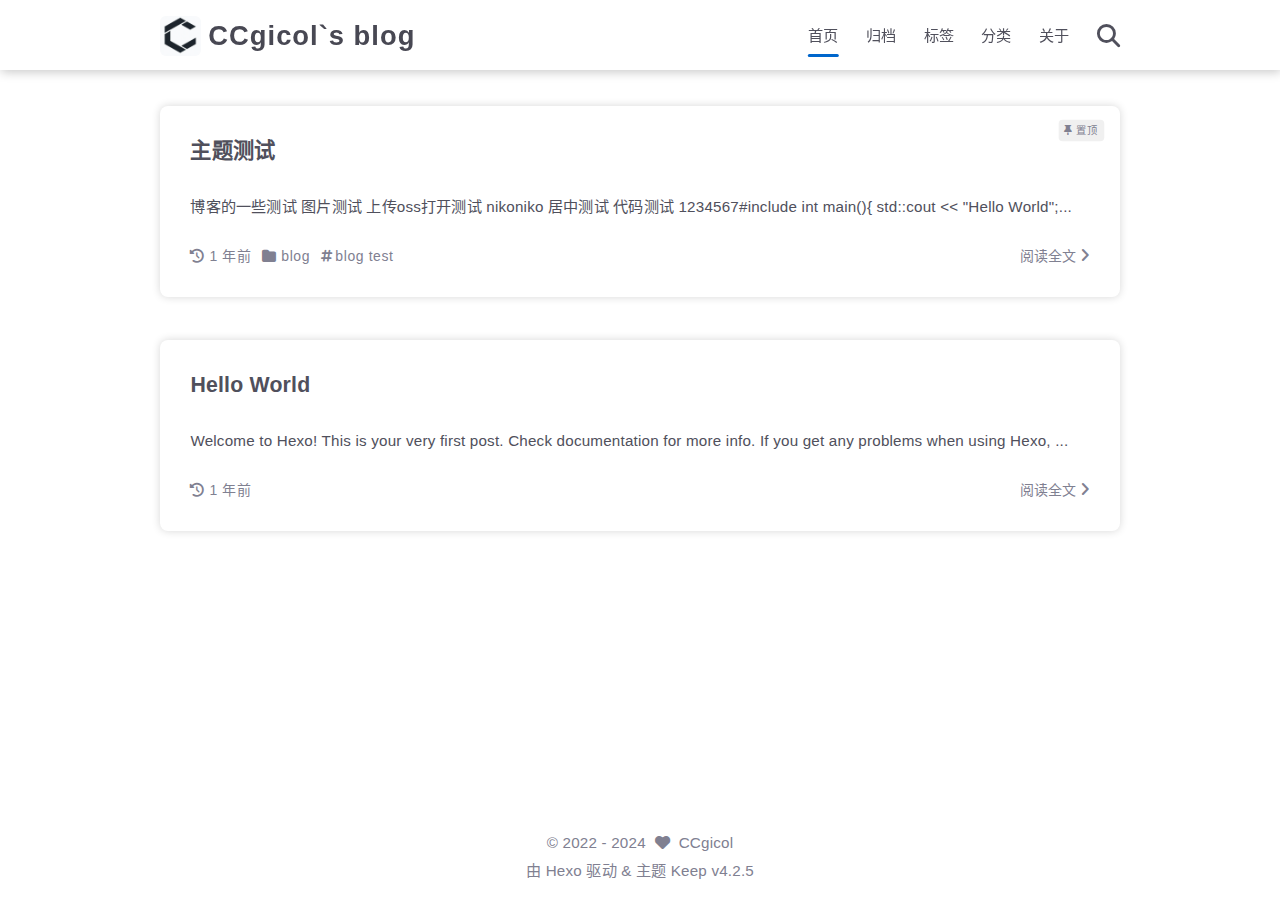
<file: index.html>
<!DOCTYPE html>
<html lang="zh-CN">
<head>
    <meta charset="utf-8">
    <meta name="viewport" content="width=device-width, initial-scale=1, maximum-scale=1">
    <meta name="keywords" content="Hexo Theme Keep">
    <meta name="description" content="Hexo Theme Keep">
    <meta name="author" content="CCgicol">
    
    <title>
        
        CCgicol`s blog
    </title>
    
<link rel="stylesheet" href="/css/style.css">

    
        <link rel="shortcut icon" href="/images/logoc.png">
    
    
<link rel="stylesheet" href="/font/css/fontawesome.min.css">

    
<link rel="stylesheet" href="/font/css/regular.min.css">

    
<link rel="stylesheet" href="/font/css/solid.min.css">

    
<link rel="stylesheet" href="/font/css/brands.min.css">

    
    <script class="keep-theme-configurations">
    const KEEP = window.KEEP || {}
    KEEP.hexo_config = {"hostname":"example.com","root":"/","language":"zh-CN","path":"search.json"}
    KEEP.theme_config = {"base_info":{"primary_color":"#0066cc","title":"CCgicol`s blog","author":"CCgicol","avatar":"/images/nikoniko.jpg","logo":"/images/logoc.png","favicon":"/images/logoc.png"},"menu":{"home":"/","archives":"/archives","tags":"/tags","categories":"/categories","about":"/about"},"first_screen":{"enable":false,"background_img":"/images/bg.svg","background_img_dark":"/images/bg.svg","description":"Keep writing and Keep loving.","hitokoto":false},"social_contact":{"enable":false,"links":{"github":null,"weixin":null,"qq":1175878375,"weibo":null,"zhihu":null,"twitter":null,"x":null,"facebook":null,"email":null}},"scroll":{"progress_bar":true,"percent":true,"hide_header":true},"home":{"announcement":null,"category":true,"tag":true,"post_datetime":"updated"},"post":{"author_badge":{"enable":true,"level_badge":true,"custom_badge":["One","Two","Three"]},"word_count":{"wordcount":true,"min2read":true},"datetime_format":"YYYY-MM-DD HH:mm:ss","copyright_info":false,"share":true,"reward":{"enable":true,"img_link":"/images/payment.jpg","text":"请作者喝杯茶","icon":null}},"code_block":{"tools":{"enable":true,"style":"mac"},"highlight_theme":"obsidian"},"toc":{"enable":true,"number":true,"expand_all":false,"init_open":true,"layout":"left"},"website_count":{"busuanzi_count":{"enable":false,"site_uv":false,"site_pv":false,"page_pv":false}},"local_search":{"enable":true,"preload":true},"comment":{"enable":false,"use":"valine","valine":{"appid":null,"appkey":null,"server_urls":null,"placeholder":null},"gitalk":{"github_id":null,"github_admins":null,"repository":null,"client_id":null,"client_secret":null,"proxy":null},"twikoo":{"env_id":null,"region":null,"version":"1.6.39"},"waline":{"server_url":null,"reaction":false,"version":"3.3.2"},"giscus":{"repo":null,"repo_id":null,"category":"Announcements","category_id":null,"reactions_enabled":false},"artalk":{"server":null},"disqus":{"shortname":null}},"rss":{"enable":false},"lazyload":{"enable":true},"cdn":{"enable":false,"provider":"cdnjs"},"pjax":{"enable":true},"footer":{"since":2022,"word_count":true,"site_deploy":{"enable":false,"provider":"github","url":null},"record":{"enable":false,"list":[{"code":null,"link":null}]}},"inject":{"enable":false,"css":[null],"js":[null]},"root":"","source_data":{},"version":"4.2.5"}
    KEEP.language_ago = {"second":"%s 秒前","minute":"%s 分钟前","hour":"%s 小时前","day":"%s 天前","week":"%s 周前","month":"%s 个月前","year":"%s 年前"}
    KEEP.language_code_block = {"copy":"复制代码","copied":"已复制","fold":"折叠代码块","folded":"已折叠"}
    KEEP.language_copy_copyright = {"copy":"复制版权信息","copied":"已复制","title":"原文标题","author":"原文作者","link":"原文链接"}
  </script>
<meta name="generator" content="Hexo 7.3.0"><style>mjx-container[jax="SVG"] {
  direction: ltr;
}

mjx-container[jax="SVG"] > svg {
  overflow: visible;
}

mjx-container[jax="SVG"][display="true"] {
  display: block;
  text-align: center;
  margin: 1em 0;
}

mjx-container[jax="SVG"][justify="left"] {
  text-align: left;
}

mjx-container[jax="SVG"][justify="right"] {
  text-align: right;
}

g[data-mml-node="merror"] > g {
  fill: red;
  stroke: red;
}

g[data-mml-node="merror"] > rect[data-background] {
  fill: yellow;
  stroke: none;
}

g[data-mml-node="mtable"] > line[data-line] {
  stroke-width: 70px;
  fill: none;
}

g[data-mml-node="mtable"] > rect[data-frame] {
  stroke-width: 70px;
  fill: none;
}

g[data-mml-node="mtable"] > .mjx-dashed {
  stroke-dasharray: 140;
}

g[data-mml-node="mtable"] > .mjx-dotted {
  stroke-linecap: round;
  stroke-dasharray: 0,140;
}

g[data-mml-node="mtable"] > svg {
  overflow: visible;
}

[jax="SVG"] mjx-tool {
  display: inline-block;
  position: relative;
  width: 0;
  height: 0;
}

[jax="SVG"] mjx-tool > mjx-tip {
  position: absolute;
  top: 0;
  left: 0;
}

mjx-tool > mjx-tip {
  display: inline-block;
  padding: .2em;
  border: 1px solid #888;
  font-size: 70%;
  background-color: #F8F8F8;
  color: black;
  box-shadow: 2px 2px 5px #AAAAAA;
}

g[data-mml-node="maction"][data-toggle] {
  cursor: pointer;
}

mjx-status {
  display: block;
  position: fixed;
  left: 1em;
  bottom: 1em;
  min-width: 25%;
  padding: .2em .4em;
  border: 1px solid #888;
  font-size: 90%;
  background-color: #F8F8F8;
  color: black;
}

foreignObject[data-mjx-xml] {
  font-family: initial;
  line-height: normal;
  overflow: visible;
}

.MathJax path {
  stroke-width: 3;
}

mjx-container[display="true"] {
  overflow: auto hidden;
}

mjx-container[display="true"] + br {
  display: none;
}
</style></head>


<body>
<div class="progress-bar-container">
    
        <span class="scroll-progress-bar"></span>
    

    
        <span class="pjax-progress-bar"></span>
        <i class="pjax-progress-icon fas fa-circle-notch fa-spin"></i>
    
</div>



<main class="page-container border-box">
    <!-- home first screen  -->
    

    <!-- page content -->
    <div class="page-main-content border-box is-home">
        <div class="page-main-content-top">
            
<header class="header-wrapper">

    <div class="border-box header-content">
        <div class="left flex-start border-box">
            
                <a class="logo-image border-box" href="/">
                    <img src="/images/logoc.png">
                </a>
            
            <a class="site-name border-box" href="/">
               CCgicol`s blog
            </a>
        </div>

        <div class="right border-box">
            <div class="pc border-box">
                <ul class="menu-list border-box">
                    
                        
                        <li class="menu-item flex-start border-box active">
                            <a class="menu-text-color border-box" href="/">
                                
                                首页
                                
                            </a>
                            
                        </li>
                    
                        
                        <li class="menu-item flex-start border-box">
                            <a class="menu-text-color border-box" href="/archives">
                                
                                归档
                                
                            </a>
                            
                        </li>
                    
                        
                        <li class="menu-item flex-start border-box">
                            <a class="menu-text-color border-box" href="/tags">
                                
                                标签
                                
                            </a>
                            
                        </li>
                    
                        
                        <li class="menu-item flex-start border-box">
                            <a class="menu-text-color border-box" href="/categories">
                                
                                分类
                                
                            </a>
                            
                        </li>
                    
                        
                        <li class="menu-item flex-start border-box">
                            <a class="menu-text-color border-box" href="/about">
                                
                                关于
                                
                            </a>
                            
                        </li>
                    
                    
                        <li class="menu-item search search-popup-trigger">
                            <i class="menu-text-color fas search fa-search"></i>
                        </li>
                    
                </ul>
            </div>
            <div class="mobile border-box flex-start">
                
                    <div class="icon-item search search-popup-trigger"><i class="fas fa-search"></i></div>
                
                <div class="icon-item menu-bar">
                    <div class="menu-bar-middle"></div>
                </div>
            </div>
        </div>
    </div>

    <div class="header-drawer">
        <ul class="drawer-menu-list border-box">
            
                
                <li class="drawer-menu-item border-box not-sub-menu active">
                    <label class="drawer-menu-label border-box">
                        <a class="drawer-menu-text-color left-side flex-start border-box" href="/">
                            
                            首页
                        </a>
                        
                    </label>
                    
                </li>
            
                
                <li class="drawer-menu-item border-box not-sub-menu">
                    <label class="drawer-menu-label border-box">
                        <a class="drawer-menu-text-color left-side flex-start border-box" href="/archives">
                            
                            归档
                        </a>
                        
                    </label>
                    
                </li>
            
                
                <li class="drawer-menu-item border-box not-sub-menu">
                    <label class="drawer-menu-label border-box">
                        <a class="drawer-menu-text-color left-side flex-start border-box" href="/tags">
                            
                            标签
                        </a>
                        
                    </label>
                    
                </li>
            
                
                <li class="drawer-menu-item border-box not-sub-menu">
                    <label class="drawer-menu-label border-box">
                        <a class="drawer-menu-text-color left-side flex-start border-box" href="/categories">
                            
                            分类
                        </a>
                        
                    </label>
                    
                </li>
            
                
                <li class="drawer-menu-item border-box not-sub-menu">
                    <label class="drawer-menu-label border-box">
                        <a class="drawer-menu-text-color left-side flex-start border-box" href="/about">
                            
                            关于
                        </a>
                        
                    </label>
                    
                </li>
            
        </ul>
    </div>

    <div class="window-mask"></div>

</header>


        </div>

        <div class="page-main-content-middle border-box">

            <div class="main-content border-box">
                

                    <div class="home-content-container fade-in-down-animation">
    
    <ul class="home-post-list border-box">
        
            <li class="home-post-item">

                

                <div class="home-post-item-bottom border-box">
                    
                        <div class="post-sticky-box card-offset">
                            <i class="fas fa-thumbtack"></i><span class="sticky-name">&nbsp;置顶</span>
                        </div>
                    
                    <h3 class="home-post-title border-box">
                        <a href="/2024/12/26/first%20blog/">
                            主题测试
                        </a>
                    </h3>

                    <div class="home-post-content keep-markdown-body">
                        
                            博客的一些测试
图片测试
上传oss打开测试


nikoniko

居中测试



代码测试
1234567#include  int main(){    std::cout &lt;&lt; "Hello World";...
                        
                    </div>

                    

<div class="post-meta-info-container border-box home">
    <div class="post-meta-info border-box">
        
            <span class="meta-info-item border-box">
                <i class="icon fa-solid fa-history"></i>&nbsp;<span class="home-post-history"
                                                                                data-updated="Fri Dec 27 2024 09:19:20 GMT+0800"
                >2024-12-27 09:19:20</span>
            </span>
        

        

        
            <span class="meta-info-item post-category border-box"><i class="icon fas fa-folder"></i>&nbsp;
                <ul class="post-category-ul">
                    
                            <li class="category-item"><a href="/categories/blog/">blog</a></li>
                        
                    
                </ul>
            </span>
        

        
            <span class="post-tag meta-info-item border-box">
                <ul class="post-tag-ul">
                    
                            <li class="tag-item"><span class="tag-separator"><i class="icon fas fa-hashtag"></i></span><a href="/tags/blog-test/">blog test</a></li>
                        
                    
                </ul>
            </span>
        

        
        
        
        
    </div>

    
        <a class="home-read-more" href="/2024/12/26/first%20blog/">阅读全文&nbsp;<i class="icon fas fa-angle-right"></i></a>
    
</div>

                </div>
            </li>
        
            <li class="home-post-item">

                

                <div class="home-post-item-bottom border-box">
                    
                    <h3 class="home-post-title border-box">
                        <a href="/2024/12/26/hello-world/">
                            Hello World
                        </a>
                    </h3>

                    <div class="home-post-content keep-markdown-body">
                        
                            Welcome to Hexo! This is your very
first post. Check documentation for
more info. If you get any problems when using Hexo, ...
                        
                    </div>

                    

<div class="post-meta-info-container border-box home">
    <div class="post-meta-info border-box">
        
            <span class="meta-info-item border-box">
                <i class="icon fa-solid fa-history"></i>&nbsp;<span class="home-post-history"
                                                                                data-updated="Thu Dec 26 2024 13:18:29 GMT+0800"
                >2024-12-26 13:18:29</span>
            </span>
        

        

        

        

        
        
        
        
    </div>

    
        <a class="home-read-more" href="/2024/12/26/hello-world/">阅读全文&nbsp;<i class="icon fas fa-angle-right"></i></a>
    
</div>

                </div>
            </li>
        
    </ul>
    



</div>


                
            </div>
        </div>

        <div class="page-main-content-bottom border-box">
            
<footer class="footer border-box">
    <div class="copyright-info info-item">
    &copy;&nbsp;<span>2022</span>&nbsp;-&nbsp;2024
    
            &nbsp;<i class="fas fa-heart icon-animate"></i>&nbsp;&nbsp;<a href="/">CCgicol</a>
        
    </div>

    <div class="theme-info info-item">
        由&nbsp;<a target="_blank" href="https://hexo.io">Hexo</a>&nbsp;驱动&nbsp;&&nbsp;主题&nbsp;<a class="keep-version" target="_blank" href="https://github.com/XPoet/hexo-theme-keep">Keep</a>
    </div>

    

    

    
</footer>

        </div>
    </div>

    <!-- post tools -->
    

    <!-- side tools -->
    <div class="side-tools">
        <div class="side-tools-container border-box side-tools-show-handle">
    <ul class="side-tools-list side-tools-show-handle border-box">
        <li class="tools-item tool-font-adjust-plus flex-center">
            <i class="fas fa-search-plus"></i>
        </li>

        <li class="tools-item tool-font-adjust-minus flex-center">
            <i class="fas fa-search-minus"></i>
        </li>

        <!-- toggle mode -->
        
            <li class="tools-item tool-toggle-theme-mode flex-center">
                <i class="fas fa-moon"></i>
            </li>
        

        <!-- rss -->
        

        <!-- to bottom -->
        <li class="tools-item tool-scroll-to-bottom flex-center">
            <i class="fas fa-arrow-down"></i>
        </li>
    </ul>

    <ul class="exposed-tools-list border-box">
        

        

        <li class="tools-item tool-toggle-show flex-center">
            <i class="fas fa-cog fa-spin"></i>
        </li>

        <li class="tools-item tool-scroll-to-top flex-center show-arrow">
            <i class="arrow fas fa-arrow-up"></i>
            <span class="percent"></span>
        </li>
    </ul>
</div>

    </div>

    <!-- image mask -->
    <div class="zoom-in-image-mask">
    <img class="zoom-in-image">
</div>


    <!-- local search -->
    
        <div class="search-pop-overlay">
    <div class="popup search-popup">
        <div class="search-header">
          <span class="search-input-field-pre">
            <i class="fas fa-keyboard"></i>
          </span>
            <div class="search-input-container">
                <input autocomplete="off"
                       autocorrect="off"
                       autocapitalize="off"
                       placeholder="搜索..."
                       spellcheck="false"
                       type="search"
                       class="search-input"
                >
            </div>
            <span class="close-popup-btn">
                <i class="fas fa-times"></i>
            </span>
        </div>
        <div id="search-result">
            <div id="no-result">
                <i class="fas fa-spinner fa-pulse fa-5x fa-fw"></i>
            </div>
        </div>
    </div>
</div>

    

    <!-- tablet toc -->
    
</main>






<!-- common js -->

<script src="/js/utils.js"></script>

<script src="/js/header-shrink.js"></script>

<script src="/js/back2top.js"></script>

<script src="/js/toggle-theme.js"></script>

<script src="/js/code-block.js"></script>

<script src="/js/main.js"></script>

<script src="/js/libs/anime.min.js"></script>


<!-- local search -->

    
<script src="/js/local-search.js"></script>



<!-- lazyload -->

    
<script src="/js/lazyload.js"></script>



<div class="pjax">
    <!-- home page -->
    
        
<script src="/js/page/home-page.js"></script>

    

    <!-- post page -->
    

    <!-- categories page -->
    

    <!-- links page -->
    

    <!-- photos page -->
    

    <!-- tools page -->
    
</div>

<!-- mermaid -->


<!-- pjax -->

    
<script src="/js/libs/pjax.min.js"></script>

<script>
    window.addEventListener('DOMContentLoaded', () => {
        window.pjax = new Pjax({
            selectors: [
                'head title',
                '.page-container',
                '.pjax'
            ],
            history: true,
            debug: false,
            cacheBust: false,
            timeout: 0,
            analytics: false,
            currentUrlFullReload: false,
            scrollRestoration: false,
        });

        document.addEventListener('pjax:send', () => {
            KEEP.utils.pjaxProgressBarStart()
        });

        document.addEventListener('pjax:complete', () => {
            KEEP.utils.pjaxProgressBarEnd()
            window.pjax.executeScripts(document.querySelectorAll('script[data-pjax], .pjax script'))
            KEEP.initExecute()
        });
    });
</script>




</body>
</html>
</file>
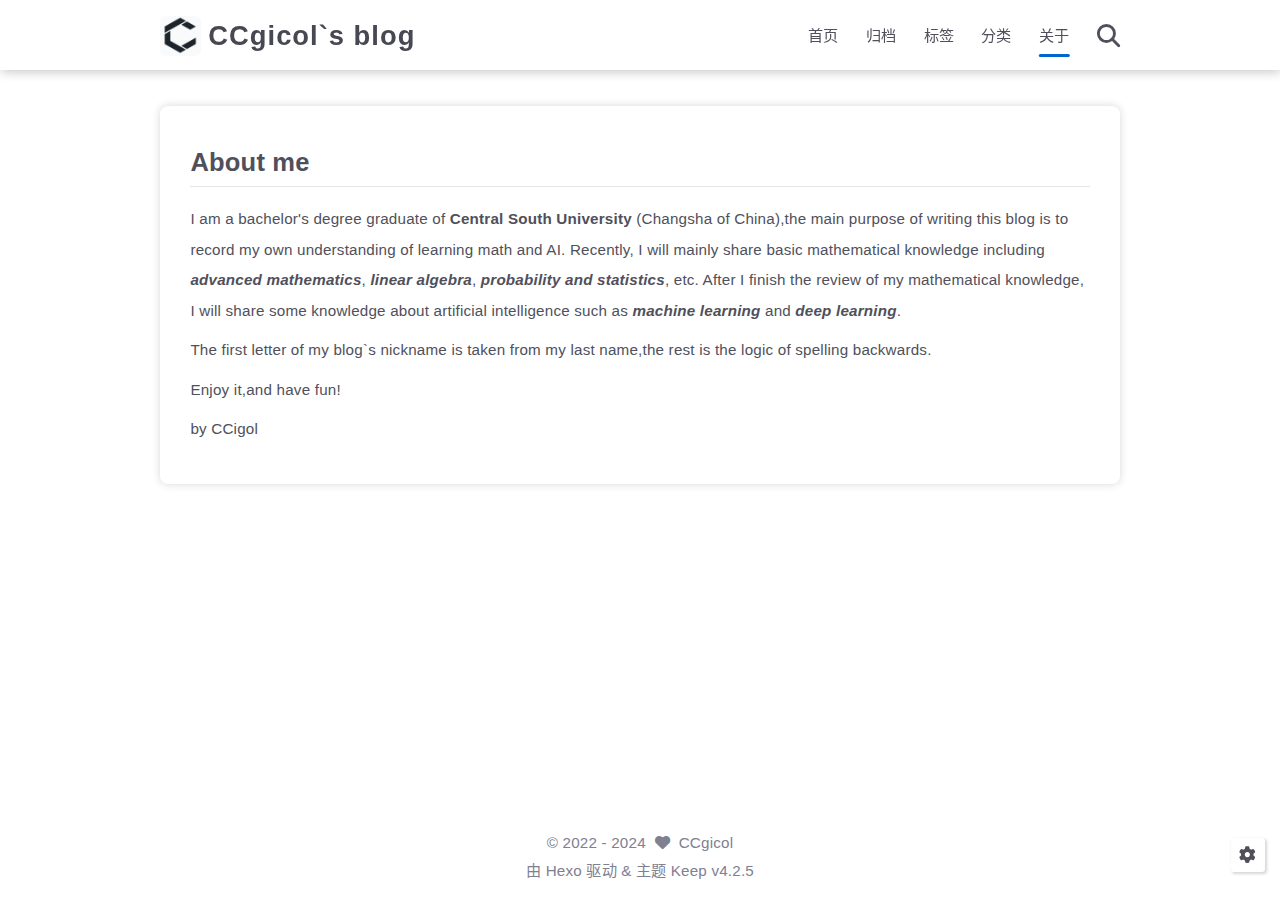
<file: about/index.html>
<!DOCTYPE html>
<html lang="zh-CN">
<head>
    <meta charset="utf-8">
    <meta name="viewport" content="width=device-width, initial-scale=1, maximum-scale=1">
    <meta name="keywords" content="Hexo Theme Keep">
    <meta name="description" content="Hexo Theme Keep">
    <meta name="author" content="CCgicol">
    
    <title>
        
            关于 |
        
        CCgicol`s blog
    </title>
    
<link rel="stylesheet" href="/css/style.css">

    
        <link rel="shortcut icon" href="/images/logoc.png">
    
    
<link rel="stylesheet" href="/font/css/fontawesome.min.css">

    
<link rel="stylesheet" href="/font/css/regular.min.css">

    
<link rel="stylesheet" href="/font/css/solid.min.css">

    
<link rel="stylesheet" href="/font/css/brands.min.css">

    
    <script class="keep-theme-configurations">
    const KEEP = window.KEEP || {}
    KEEP.hexo_config = {"hostname":"example.com","root":"/","language":"zh-CN","path":"search.json"}
    KEEP.theme_config = {"base_info":{"primary_color":"#0066cc","title":"CCgicol`s blog","author":"CCgicol","avatar":"/images/nikoniko.jpg","logo":"/images/logoc.png","favicon":"/images/logoc.png"},"menu":{"home":"/","archives":"/archives","tags":"/tags","categories":"/categories","about":"/about"},"first_screen":{"enable":false,"background_img":"/images/bg.svg","background_img_dark":"/images/bg.svg","description":"Keep writing and Keep loving.","hitokoto":false},"social_contact":{"enable":false,"links":{"github":null,"weixin":null,"qq":1175878375,"weibo":null,"zhihu":null,"twitter":null,"x":null,"facebook":null,"email":null}},"scroll":{"progress_bar":true,"percent":true,"hide_header":true},"home":{"announcement":null,"category":true,"tag":true,"post_datetime":"updated"},"post":{"author_badge":{"enable":true,"level_badge":true,"custom_badge":["One","Two","Three"]},"word_count":{"wordcount":true,"min2read":true},"datetime_format":"YYYY-MM-DD HH:mm:ss","copyright_info":false,"share":true,"reward":{"enable":true,"img_link":"/images/payment.jpg","text":"请作者喝杯茶","icon":null}},"code_block":{"tools":{"enable":true,"style":"mac"},"highlight_theme":"obsidian"},"toc":{"enable":true,"number":true,"expand_all":false,"init_open":true,"layout":"left"},"website_count":{"busuanzi_count":{"enable":false,"site_uv":false,"site_pv":false,"page_pv":false}},"local_search":{"enable":true,"preload":true},"comment":{"enable":false,"use":"valine","valine":{"appid":null,"appkey":null,"server_urls":null,"placeholder":null},"gitalk":{"github_id":null,"github_admins":null,"repository":null,"client_id":null,"client_secret":null,"proxy":null},"twikoo":{"env_id":null,"region":null,"version":"1.6.39"},"waline":{"server_url":null,"reaction":false,"version":"3.3.2"},"giscus":{"repo":null,"repo_id":null,"category":"Announcements","category_id":null,"reactions_enabled":false},"artalk":{"server":null},"disqus":{"shortname":null}},"rss":{"enable":false},"lazyload":{"enable":true},"cdn":{"enable":false,"provider":"cdnjs"},"pjax":{"enable":true},"footer":{"since":2022,"word_count":true,"site_deploy":{"enable":false,"provider":"github","url":null},"record":{"enable":false,"list":[{"code":null,"link":null}]}},"inject":{"enable":false,"css":[null],"js":[null]},"root":"","source_data":{},"version":"4.2.5"}
    KEEP.language_ago = {"second":"%s 秒前","minute":"%s 分钟前","hour":"%s 小时前","day":"%s 天前","week":"%s 周前","month":"%s 个月前","year":"%s 年前"}
    KEEP.language_code_block = {"copy":"复制代码","copied":"已复制","fold":"折叠代码块","folded":"已折叠"}
    KEEP.language_copy_copyright = {"copy":"复制版权信息","copied":"已复制","title":"原文标题","author":"原文作者","link":"原文链接"}
  </script>
<meta name="generator" content="Hexo 7.3.0"></head>


<body>
<div class="progress-bar-container">
    
        <span class="scroll-progress-bar"></span>
    

    
        <span class="pjax-progress-bar"></span>
        <i class="pjax-progress-icon fas fa-circle-notch fa-spin"></i>
    
</div>



<main class="page-container border-box">
    <!-- home first screen  -->
    

    <!-- page content -->
    <div class="page-main-content border-box">
        <div class="page-main-content-top">
            
<header class="header-wrapper">

    <div class="border-box header-content">
        <div class="left flex-start border-box">
            
                <a class="logo-image border-box" href="/">
                    <img src="/images/logoc.png">
                </a>
            
            <a class="site-name border-box" href="/">
               CCgicol`s blog
            </a>
        </div>

        <div class="right border-box">
            <div class="pc border-box">
                <ul class="menu-list border-box">
                    
                        
                        <li class="menu-item flex-start border-box">
                            <a class="menu-text-color border-box" href="/">
                                
                                首页
                                
                            </a>
                            
                        </li>
                    
                        
                        <li class="menu-item flex-start border-box">
                            <a class="menu-text-color border-box" href="/archives">
                                
                                归档
                                
                            </a>
                            
                        </li>
                    
                        
                        <li class="menu-item flex-start border-box">
                            <a class="menu-text-color border-box" href="/tags">
                                
                                标签
                                
                            </a>
                            
                        </li>
                    
                        
                        <li class="menu-item flex-start border-box">
                            <a class="menu-text-color border-box" href="/categories">
                                
                                分类
                                
                            </a>
                            
                        </li>
                    
                        
                        <li class="menu-item flex-start border-box active">
                            <a class="menu-text-color border-box" href="/about">
                                
                                关于
                                
                            </a>
                            
                        </li>
                    
                    
                        <li class="menu-item search search-popup-trigger">
                            <i class="menu-text-color fas search fa-search"></i>
                        </li>
                    
                </ul>
            </div>
            <div class="mobile border-box flex-start">
                
                    <div class="icon-item search search-popup-trigger"><i class="fas fa-search"></i></div>
                
                <div class="icon-item menu-bar">
                    <div class="menu-bar-middle"></div>
                </div>
            </div>
        </div>
    </div>

    <div class="header-drawer">
        <ul class="drawer-menu-list border-box">
            
                
                <li class="drawer-menu-item border-box not-sub-menu">
                    <label class="drawer-menu-label border-box">
                        <a class="drawer-menu-text-color left-side flex-start border-box" href="/">
                            
                            首页
                        </a>
                        
                    </label>
                    
                </li>
            
                
                <li class="drawer-menu-item border-box not-sub-menu">
                    <label class="drawer-menu-label border-box">
                        <a class="drawer-menu-text-color left-side flex-start border-box" href="/archives">
                            
                            归档
                        </a>
                        
                    </label>
                    
                </li>
            
                
                <li class="drawer-menu-item border-box not-sub-menu">
                    <label class="drawer-menu-label border-box">
                        <a class="drawer-menu-text-color left-side flex-start border-box" href="/tags">
                            
                            标签
                        </a>
                        
                    </label>
                    
                </li>
            
                
                <li class="drawer-menu-item border-box not-sub-menu">
                    <label class="drawer-menu-label border-box">
                        <a class="drawer-menu-text-color left-side flex-start border-box" href="/categories">
                            
                            分类
                        </a>
                        
                    </label>
                    
                </li>
            
                
                <li class="drawer-menu-item border-box not-sub-menu active">
                    <label class="drawer-menu-label border-box">
                        <a class="drawer-menu-text-color left-side flex-start border-box" href="/about">
                            
                            关于
                        </a>
                        
                    </label>
                    
                </li>
            
        </ul>
    </div>

    <div class="window-mask"></div>

</header>


        </div>

        <div class="page-main-content-middle border-box">

            <div class="main-content border-box">
                

                    

<div class="fade-in-down-animation">
    <div class="page-template-container border-box keep-container ">
        <!-- page top -->
        

        <!-- page bottom -->
        <div class="page-template-bottom border-box">
            <!-- use page template -->
            

            <!-- page content -->
            <div class="page-content border-box keep-markdown-body ">
                
                    <h1 id="about-me"><strong>About me</strong></h1>
<p>I am a bachelor's degree graduate of <strong>Central South
University</strong> (Changsha of China),the main purpose of writing this
blog is to record my own understanding of learning math and AI.
Recently, I will mainly share basic mathematical knowledge including
<strong><em>advanced mathematics</em></strong>, <strong><em>linear
algebra</em></strong>, <strong><em>probability and
statistics</em></strong>, etc. After I finish the review of my
mathematical knowledge, I will share some knowledge about artificial
intelligence such as <strong><em>machine learning</em></strong> and
<strong><em>deep learning</em></strong>.</p>
<p>The first letter of my blog`s nickname is taken from my last name,the
rest is the logic of spelling backwards.</p>
<p>Enjoy it,and have fun!</p>
<p>by CCigol</p>

                
            </div>

            <!-- comment plugin -->
            
        </div>
    </div>
</div>


                
            </div>
        </div>

        <div class="page-main-content-bottom border-box">
            
<footer class="footer border-box">
    <div class="copyright-info info-item">
    &copy;&nbsp;<span>2022</span>&nbsp;-&nbsp;2024
    
            &nbsp;<i class="fas fa-heart icon-animate"></i>&nbsp;&nbsp;<a href="/">CCgicol</a>
        
    </div>

    <div class="theme-info info-item">
        由&nbsp;<a target="_blank" href="https://hexo.io">Hexo</a>&nbsp;驱动&nbsp;&&nbsp;主题&nbsp;<a class="keep-version" target="_blank" href="https://github.com/XPoet/hexo-theme-keep">Keep</a>
    </div>

    

    

    
</footer>

        </div>
    </div>

    <!-- post tools -->
    

    <!-- side tools -->
    <div class="side-tools">
        <div class="side-tools-container border-box ">
    <ul class="side-tools-list side-tools-show-handle border-box">
        <li class="tools-item tool-font-adjust-plus flex-center">
            <i class="fas fa-search-plus"></i>
        </li>

        <li class="tools-item tool-font-adjust-minus flex-center">
            <i class="fas fa-search-minus"></i>
        </li>

        <!-- toggle mode -->
        
            <li class="tools-item tool-toggle-theme-mode flex-center">
                <i class="fas fa-moon"></i>
            </li>
        

        <!-- rss -->
        

        <!-- to bottom -->
        <li class="tools-item tool-scroll-to-bottom flex-center">
            <i class="fas fa-arrow-down"></i>
        </li>
    </ul>

    <ul class="exposed-tools-list border-box">
        

        

        <li class="tools-item tool-toggle-show flex-center">
            <i class="fas fa-cog fa-spin"></i>
        </li>

        <li class="tools-item tool-scroll-to-top flex-center show-arrow">
            <i class="arrow fas fa-arrow-up"></i>
            <span class="percent"></span>
        </li>
    </ul>
</div>

    </div>

    <!-- image mask -->
    <div class="zoom-in-image-mask">
    <img class="zoom-in-image">
</div>


    <!-- local search -->
    
        <div class="search-pop-overlay">
    <div class="popup search-popup">
        <div class="search-header">
          <span class="search-input-field-pre">
            <i class="fas fa-keyboard"></i>
          </span>
            <div class="search-input-container">
                <input autocomplete="off"
                       autocorrect="off"
                       autocapitalize="off"
                       placeholder="搜索..."
                       spellcheck="false"
                       type="search"
                       class="search-input"
                >
            </div>
            <span class="close-popup-btn">
                <i class="fas fa-times"></i>
            </span>
        </div>
        <div id="search-result">
            <div id="no-result">
                <i class="fas fa-spinner fa-pulse fa-5x fa-fw"></i>
            </div>
        </div>
    </div>
</div>

    

    <!-- tablet toc -->
    
</main>





<!-- common js -->

<script src="/js/utils.js"></script>

<script src="/js/header-shrink.js"></script>

<script src="/js/back2top.js"></script>

<script src="/js/toggle-theme.js"></script>

<script src="/js/code-block.js"></script>

<script src="/js/main.js"></script>

<script src="/js/libs/anime.min.js"></script>


<!-- local search -->

    
<script src="/js/local-search.js"></script>



<!-- lazyload -->

    
<script src="/js/lazyload.js"></script>



<div class="pjax">
    <!-- home page -->
    

    <!-- post page -->
    

    <!-- categories page -->
    

    <!-- links page -->
    

    <!-- photos page -->
    

    <!-- tools page -->
    
</div>

<!-- mermaid -->


<!-- pjax -->

    
<script src="/js/libs/pjax.min.js"></script>

<script>
    window.addEventListener('DOMContentLoaded', () => {
        window.pjax = new Pjax({
            selectors: [
                'head title',
                '.page-container',
                '.pjax'
            ],
            history: true,
            debug: false,
            cacheBust: false,
            timeout: 0,
            analytics: false,
            currentUrlFullReload: false,
            scrollRestoration: false,
        });

        document.addEventListener('pjax:send', () => {
            KEEP.utils.pjaxProgressBarStart()
        });

        document.addEventListener('pjax:complete', () => {
            KEEP.utils.pjaxProgressBarEnd()
            window.pjax.executeScripts(document.querySelectorAll('script[data-pjax], .pjax script'))
            KEEP.initExecute()
        });
    });
</script>




</body>
</html>
</file>
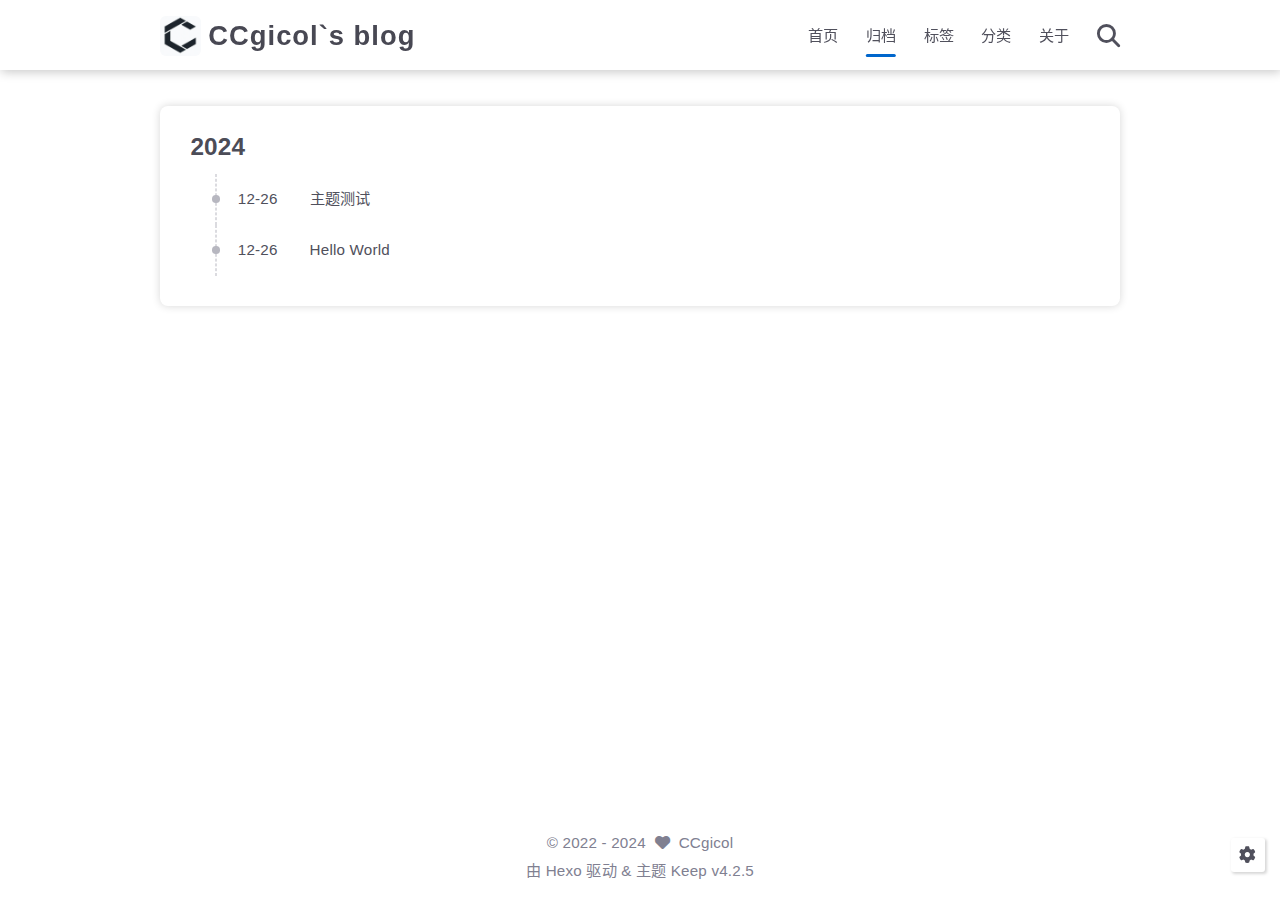
<file: archives/index.html>
<!DOCTYPE html>
<html lang="zh-CN">
<head>
    <meta charset="utf-8">
    <meta name="viewport" content="width=device-width, initial-scale=1, maximum-scale=1">
    <meta name="keywords" content="Hexo Theme Keep">
    <meta name="description" content="Hexo Theme Keep">
    <meta name="author" content="CCgicol">
    
    <title>
        
            归档 |
        
        CCgicol`s blog
    </title>
    
<link rel="stylesheet" href="/css/style.css">

    
        <link rel="shortcut icon" href="/images/logoc.png">
    
    
<link rel="stylesheet" href="/font/css/fontawesome.min.css">

    
<link rel="stylesheet" href="/font/css/regular.min.css">

    
<link rel="stylesheet" href="/font/css/solid.min.css">

    
<link rel="stylesheet" href="/font/css/brands.min.css">

    
    <script class="keep-theme-configurations">
    const KEEP = window.KEEP || {}
    KEEP.hexo_config = {"hostname":"example.com","root":"/","language":"zh-CN","path":"search.json"}
    KEEP.theme_config = {"base_info":{"primary_color":"#0066cc","title":"CCgicol`s blog","author":"CCgicol","avatar":"/images/nikoniko.jpg","logo":"/images/logoc.png","favicon":"/images/logoc.png"},"menu":{"home":"/","archives":"/archives","tags":"/tags","categories":"/categories","about":"/about"},"first_screen":{"enable":false,"background_img":"/images/bg.svg","background_img_dark":"/images/bg.svg","description":"Keep writing and Keep loving.","hitokoto":false},"social_contact":{"enable":false,"links":{"github":null,"weixin":null,"qq":1175878375,"weibo":null,"zhihu":null,"twitter":null,"x":null,"facebook":null,"email":null}},"scroll":{"progress_bar":true,"percent":true,"hide_header":true},"home":{"announcement":null,"category":true,"tag":true,"post_datetime":"updated"},"post":{"author_badge":{"enable":true,"level_badge":true,"custom_badge":["One","Two","Three"]},"word_count":{"wordcount":true,"min2read":true},"datetime_format":"YYYY-MM-DD HH:mm:ss","copyright_info":false,"share":true,"reward":{"enable":true,"img_link":"/images/payment.jpg","text":"请作者喝杯茶","icon":null}},"code_block":{"tools":{"enable":true,"style":"mac"},"highlight_theme":"obsidian"},"toc":{"enable":true,"number":true,"expand_all":false,"init_open":true,"layout":"left"},"website_count":{"busuanzi_count":{"enable":false,"site_uv":false,"site_pv":false,"page_pv":false}},"local_search":{"enable":true,"preload":true},"comment":{"enable":false,"use":"valine","valine":{"appid":null,"appkey":null,"server_urls":null,"placeholder":null},"gitalk":{"github_id":null,"github_admins":null,"repository":null,"client_id":null,"client_secret":null,"proxy":null},"twikoo":{"env_id":null,"region":null,"version":"1.6.39"},"waline":{"server_url":null,"reaction":false,"version":"3.3.2"},"giscus":{"repo":null,"repo_id":null,"category":"Announcements","category_id":null,"reactions_enabled":false},"artalk":{"server":null},"disqus":{"shortname":null}},"rss":{"enable":false},"lazyload":{"enable":true},"cdn":{"enable":false,"provider":"cdnjs"},"pjax":{"enable":true},"footer":{"since":2022,"word_count":true,"site_deploy":{"enable":false,"provider":"github","url":null},"record":{"enable":false,"list":[{"code":null,"link":null}]}},"inject":{"enable":false,"css":[null],"js":[null]},"root":"","source_data":{},"version":"4.2.5"}
    KEEP.language_ago = {"second":"%s 秒前","minute":"%s 分钟前","hour":"%s 小时前","day":"%s 天前","week":"%s 周前","month":"%s 个月前","year":"%s 年前"}
    KEEP.language_code_block = {"copy":"复制代码","copied":"已复制","fold":"折叠代码块","folded":"已折叠"}
    KEEP.language_copy_copyright = {"copy":"复制版权信息","copied":"已复制","title":"原文标题","author":"原文作者","link":"原文链接"}
  </script>
<meta name="generator" content="Hexo 7.3.0"></head>


<body>
<div class="progress-bar-container">
    
        <span class="scroll-progress-bar"></span>
    

    
        <span class="pjax-progress-bar"></span>
        <i class="pjax-progress-icon fas fa-circle-notch fa-spin"></i>
    
</div>



<main class="page-container border-box">
    <!-- home first screen  -->
    

    <!-- page content -->
    <div class="page-main-content border-box">
        <div class="page-main-content-top">
            
<header class="header-wrapper">

    <div class="border-box header-content">
        <div class="left flex-start border-box">
            
                <a class="logo-image border-box" href="/">
                    <img src="/images/logoc.png">
                </a>
            
            <a class="site-name border-box" href="/">
               CCgicol`s blog
            </a>
        </div>

        <div class="right border-box">
            <div class="pc border-box">
                <ul class="menu-list border-box">
                    
                        
                        <li class="menu-item flex-start border-box">
                            <a class="menu-text-color border-box" href="/">
                                
                                首页
                                
                            </a>
                            
                        </li>
                    
                        
                        <li class="menu-item flex-start border-box active">
                            <a class="menu-text-color border-box" href="/archives">
                                
                                归档
                                
                            </a>
                            
                        </li>
                    
                        
                        <li class="menu-item flex-start border-box">
                            <a class="menu-text-color border-box" href="/tags">
                                
                                标签
                                
                            </a>
                            
                        </li>
                    
                        
                        <li class="menu-item flex-start border-box">
                            <a class="menu-text-color border-box" href="/categories">
                                
                                分类
                                
                            </a>
                            
                        </li>
                    
                        
                        <li class="menu-item flex-start border-box">
                            <a class="menu-text-color border-box" href="/about">
                                
                                关于
                                
                            </a>
                            
                        </li>
                    
                    
                        <li class="menu-item search search-popup-trigger">
                            <i class="menu-text-color fas search fa-search"></i>
                        </li>
                    
                </ul>
            </div>
            <div class="mobile border-box flex-start">
                
                    <div class="icon-item search search-popup-trigger"><i class="fas fa-search"></i></div>
                
                <div class="icon-item menu-bar">
                    <div class="menu-bar-middle"></div>
                </div>
            </div>
        </div>
    </div>

    <div class="header-drawer">
        <ul class="drawer-menu-list border-box">
            
                
                <li class="drawer-menu-item border-box not-sub-menu">
                    <label class="drawer-menu-label border-box">
                        <a class="drawer-menu-text-color left-side flex-start border-box" href="/">
                            
                            首页
                        </a>
                        
                    </label>
                    
                </li>
            
                
                <li class="drawer-menu-item border-box not-sub-menu active">
                    <label class="drawer-menu-label border-box">
                        <a class="drawer-menu-text-color left-side flex-start border-box" href="/archives">
                            
                            归档
                        </a>
                        
                    </label>
                    
                </li>
            
                
                <li class="drawer-menu-item border-box not-sub-menu">
                    <label class="drawer-menu-label border-box">
                        <a class="drawer-menu-text-color left-side flex-start border-box" href="/tags">
                            
                            标签
                        </a>
                        
                    </label>
                    
                </li>
            
                
                <li class="drawer-menu-item border-box not-sub-menu">
                    <label class="drawer-menu-label border-box">
                        <a class="drawer-menu-text-color left-side flex-start border-box" href="/categories">
                            
                            分类
                        </a>
                        
                    </label>
                    
                </li>
            
                
                <li class="drawer-menu-item border-box not-sub-menu">
                    <label class="drawer-menu-label border-box">
                        <a class="drawer-menu-text-color left-side flex-start border-box" href="/about">
                            
                            关于
                        </a>
                        
                    </label>
                    
                </li>
            
        </ul>
    </div>

    <div class="window-mask"></div>

</header>


        </div>

        <div class="page-main-content-middle border-box">

            <div class="main-content border-box">
                

                    <div class="fade-in-down-animation">
    <div class="archives-container">
        <div class="archives-timeline border-box">
            
<div class="archive-list-container border-box">
    
        <section class="archive-item border-box">
            <div class="archive-item-header border-box">
                <span class="archive-year">2024</span>
            </div>
            <ul class="archive-item-body border-box">
                
                    <li class="post-item border-box">
                        <span class="starting-point border-box flex-center"></span>
                        <span class="post-date border-box">12-26</span>
                        <a class="post-title border-box text-ellipsis"
                           href="/2024/12/26/first%20blog/"
                        >主题测试</a>
                    </li>
                
                    <li class="post-item border-box">
                        <span class="starting-point border-box flex-center"></span>
                        <span class="post-date border-box">12-26</span>
                        <a class="post-title border-box text-ellipsis"
                           href="/2024/12/26/hello-world/"
                        >Hello World</a>
                    </li>
                
            </ul>
        </section>
    
</div>

        </div>
    </div>
    



</div>


                
            </div>
        </div>

        <div class="page-main-content-bottom border-box">
            
<footer class="footer border-box">
    <div class="copyright-info info-item">
    &copy;&nbsp;<span>2022</span>&nbsp;-&nbsp;2024
    
            &nbsp;<i class="fas fa-heart icon-animate"></i>&nbsp;&nbsp;<a href="/">CCgicol</a>
        
    </div>

    <div class="theme-info info-item">
        由&nbsp;<a target="_blank" href="https://hexo.io">Hexo</a>&nbsp;驱动&nbsp;&&nbsp;主题&nbsp;<a class="keep-version" target="_blank" href="https://github.com/XPoet/hexo-theme-keep">Keep</a>
    </div>

    

    

    
</footer>

        </div>
    </div>

    <!-- post tools -->
    

    <!-- side tools -->
    <div class="side-tools">
        <div class="side-tools-container border-box ">
    <ul class="side-tools-list side-tools-show-handle border-box">
        <li class="tools-item tool-font-adjust-plus flex-center">
            <i class="fas fa-search-plus"></i>
        </li>

        <li class="tools-item tool-font-adjust-minus flex-center">
            <i class="fas fa-search-minus"></i>
        </li>

        <!-- toggle mode -->
        
            <li class="tools-item tool-toggle-theme-mode flex-center">
                <i class="fas fa-moon"></i>
            </li>
        

        <!-- rss -->
        

        <!-- to bottom -->
        <li class="tools-item tool-scroll-to-bottom flex-center">
            <i class="fas fa-arrow-down"></i>
        </li>
    </ul>

    <ul class="exposed-tools-list border-box">
        

        

        <li class="tools-item tool-toggle-show flex-center">
            <i class="fas fa-cog fa-spin"></i>
        </li>

        <li class="tools-item tool-scroll-to-top flex-center show-arrow">
            <i class="arrow fas fa-arrow-up"></i>
            <span class="percent"></span>
        </li>
    </ul>
</div>

    </div>

    <!-- image mask -->
    <div class="zoom-in-image-mask">
    <img class="zoom-in-image">
</div>


    <!-- local search -->
    
        <div class="search-pop-overlay">
    <div class="popup search-popup">
        <div class="search-header">
          <span class="search-input-field-pre">
            <i class="fas fa-keyboard"></i>
          </span>
            <div class="search-input-container">
                <input autocomplete="off"
                       autocorrect="off"
                       autocapitalize="off"
                       placeholder="搜索..."
                       spellcheck="false"
                       type="search"
                       class="search-input"
                >
            </div>
            <span class="close-popup-btn">
                <i class="fas fa-times"></i>
            </span>
        </div>
        <div id="search-result">
            <div id="no-result">
                <i class="fas fa-spinner fa-pulse fa-5x fa-fw"></i>
            </div>
        </div>
    </div>
</div>

    

    <!-- tablet toc -->
    
</main>






<!-- common js -->

<script src="/js/utils.js"></script>

<script src="/js/header-shrink.js"></script>

<script src="/js/back2top.js"></script>

<script src="/js/toggle-theme.js"></script>

<script src="/js/code-block.js"></script>

<script src="/js/main.js"></script>

<script src="/js/libs/anime.min.js"></script>


<!-- local search -->

    
<script src="/js/local-search.js"></script>



<!-- lazyload -->

    
<script src="/js/lazyload.js"></script>



<div class="pjax">
    <!-- home page -->
    

    <!-- post page -->
    

    <!-- categories page -->
    

    <!-- links page -->
    

    <!-- photos page -->
    

    <!-- tools page -->
    
</div>

<!-- mermaid -->


<!-- pjax -->

    
<script src="/js/libs/pjax.min.js"></script>

<script>
    window.addEventListener('DOMContentLoaded', () => {
        window.pjax = new Pjax({
            selectors: [
                'head title',
                '.page-container',
                '.pjax'
            ],
            history: true,
            debug: false,
            cacheBust: false,
            timeout: 0,
            analytics: false,
            currentUrlFullReload: false,
            scrollRestoration: false,
        });

        document.addEventListener('pjax:send', () => {
            KEEP.utils.pjaxProgressBarStart()
        });

        document.addEventListener('pjax:complete', () => {
            KEEP.utils.pjaxProgressBarEnd()
            window.pjax.executeScripts(document.querySelectorAll('script[data-pjax], .pjax script'))
            KEEP.initExecute()
        });
    });
</script>




</body>
</html>
</file>
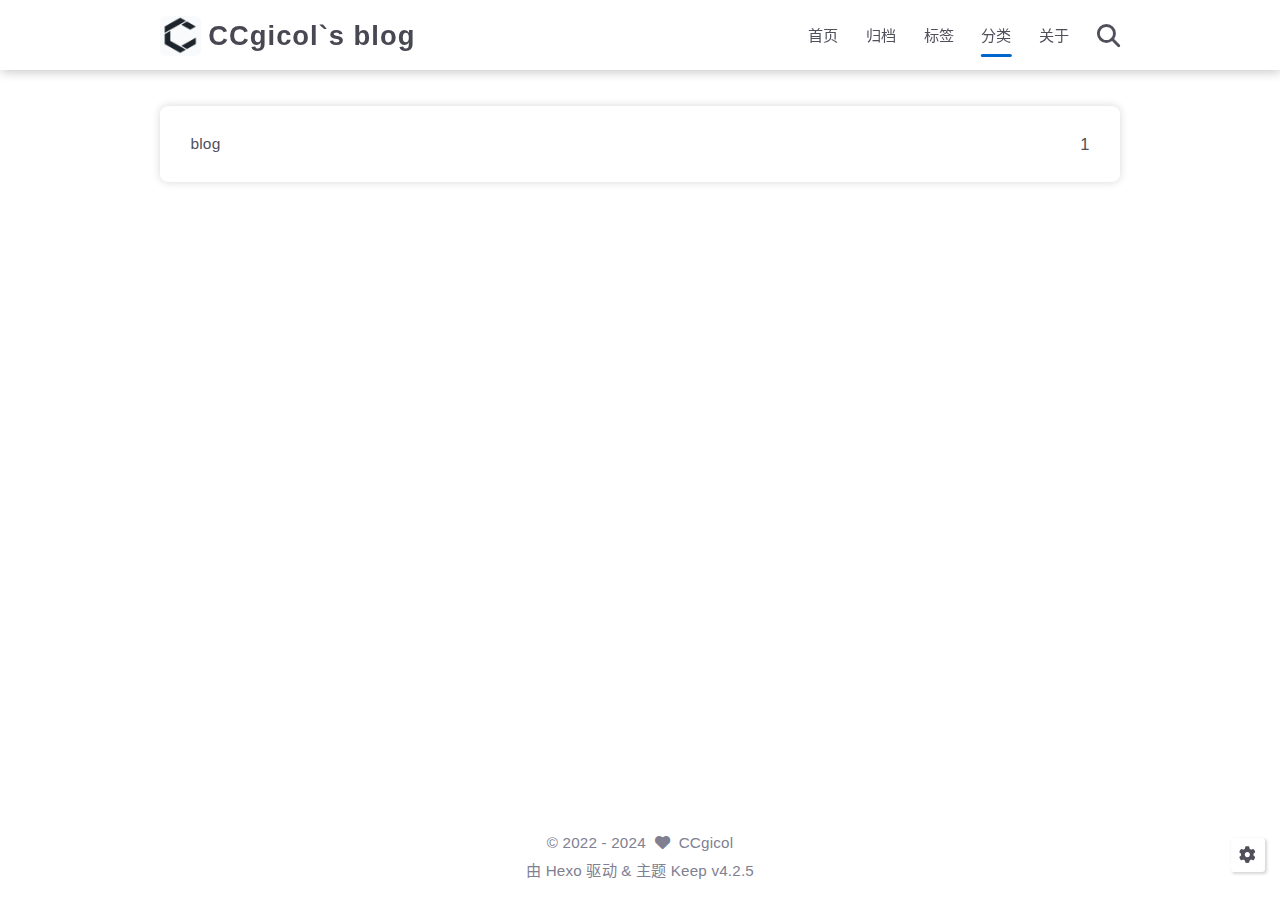
<file: categories/index.html>
<!DOCTYPE html>
<html lang="zh-CN">
<head>
    <meta charset="utf-8">
    <meta name="viewport" content="width=device-width, initial-scale=1, maximum-scale=1">
    <meta name="keywords" content="Hexo Theme Keep">
    <meta name="description" content="Hexo Theme Keep">
    <meta name="author" content="CCgicol">
    
    <title>
        
            分类 |
        
        CCgicol`s blog
    </title>
    
<link rel="stylesheet" href="/css/style.css">

    
        <link rel="shortcut icon" href="/images/logoc.png">
    
    
<link rel="stylesheet" href="/font/css/fontawesome.min.css">

    
<link rel="stylesheet" href="/font/css/regular.min.css">

    
<link rel="stylesheet" href="/font/css/solid.min.css">

    
<link rel="stylesheet" href="/font/css/brands.min.css">

    
    <script class="keep-theme-configurations">
    const KEEP = window.KEEP || {}
    KEEP.hexo_config = {"hostname":"example.com","root":"/","language":"zh-CN","path":"search.json"}
    KEEP.theme_config = {"base_info":{"primary_color":"#0066cc","title":"CCgicol`s blog","author":"CCgicol","avatar":"/images/nikoniko.jpg","logo":"/images/logoc.png","favicon":"/images/logoc.png"},"menu":{"home":"/","archives":"/archives","tags":"/tags","categories":"/categories","about":"/about"},"first_screen":{"enable":false,"background_img":"/images/bg.svg","background_img_dark":"/images/bg.svg","description":"Keep writing and Keep loving.","hitokoto":false},"social_contact":{"enable":false,"links":{"github":null,"weixin":null,"qq":1175878375,"weibo":null,"zhihu":null,"twitter":null,"x":null,"facebook":null,"email":null}},"scroll":{"progress_bar":true,"percent":true,"hide_header":true},"home":{"announcement":null,"category":true,"tag":true,"post_datetime":"updated"},"post":{"author_badge":{"enable":true,"level_badge":true,"custom_badge":["One","Two","Three"]},"word_count":{"wordcount":true,"min2read":true},"datetime_format":"YYYY-MM-DD HH:mm:ss","copyright_info":false,"share":true,"reward":{"enable":true,"img_link":"/images/payment.jpg","text":"请作者喝杯茶","icon":null}},"code_block":{"tools":{"enable":true,"style":"mac"},"highlight_theme":"obsidian"},"toc":{"enable":true,"number":true,"expand_all":false,"init_open":true,"layout":"left"},"website_count":{"busuanzi_count":{"enable":false,"site_uv":false,"site_pv":false,"page_pv":false}},"local_search":{"enable":true,"preload":true},"comment":{"enable":false,"use":"valine","valine":{"appid":null,"appkey":null,"server_urls":null,"placeholder":null},"gitalk":{"github_id":null,"github_admins":null,"repository":null,"client_id":null,"client_secret":null,"proxy":null},"twikoo":{"env_id":null,"region":null,"version":"1.6.39"},"waline":{"server_url":null,"reaction":false,"version":"3.3.2"},"giscus":{"repo":null,"repo_id":null,"category":"Announcements","category_id":null,"reactions_enabled":false},"artalk":{"server":null},"disqus":{"shortname":null}},"rss":{"enable":false},"lazyload":{"enable":true},"cdn":{"enable":false,"provider":"cdnjs"},"pjax":{"enable":true},"footer":{"since":2022,"word_count":true,"site_deploy":{"enable":false,"provider":"github","url":null},"record":{"enable":false,"list":[{"code":null,"link":null}]}},"inject":{"enable":false,"css":[null],"js":[null]},"root":"","source_data":{},"version":"4.2.5"}
    KEEP.language_ago = {"second":"%s 秒前","minute":"%s 分钟前","hour":"%s 小时前","day":"%s 天前","week":"%s 周前","month":"%s 个月前","year":"%s 年前"}
    KEEP.language_code_block = {"copy":"复制代码","copied":"已复制","fold":"折叠代码块","folded":"已折叠"}
    KEEP.language_copy_copyright = {"copy":"复制版权信息","copied":"已复制","title":"原文标题","author":"原文作者","link":"原文链接"}
  </script>
<meta name="generator" content="Hexo 7.3.0"></head>


<body>
<div class="progress-bar-container">
    
        <span class="scroll-progress-bar"></span>
    

    
        <span class="pjax-progress-bar"></span>
        <i class="pjax-progress-icon fas fa-circle-notch fa-spin"></i>
    
</div>



<main class="page-container border-box">
    <!-- home first screen  -->
    

    <!-- page content -->
    <div class="page-main-content border-box">
        <div class="page-main-content-top">
            
<header class="header-wrapper">

    <div class="border-box header-content">
        <div class="left flex-start border-box">
            
                <a class="logo-image border-box" href="/">
                    <img src="/images/logoc.png">
                </a>
            
            <a class="site-name border-box" href="/">
               CCgicol`s blog
            </a>
        </div>

        <div class="right border-box">
            <div class="pc border-box">
                <ul class="menu-list border-box">
                    
                        
                        <li class="menu-item flex-start border-box">
                            <a class="menu-text-color border-box" href="/">
                                
                                首页
                                
                            </a>
                            
                        </li>
                    
                        
                        <li class="menu-item flex-start border-box">
                            <a class="menu-text-color border-box" href="/archives">
                                
                                归档
                                
                            </a>
                            
                        </li>
                    
                        
                        <li class="menu-item flex-start border-box">
                            <a class="menu-text-color border-box" href="/tags">
                                
                                标签
                                
                            </a>
                            
                        </li>
                    
                        
                        <li class="menu-item flex-start border-box active">
                            <a class="menu-text-color border-box" href="/categories">
                                
                                分类
                                
                            </a>
                            
                        </li>
                    
                        
                        <li class="menu-item flex-start border-box">
                            <a class="menu-text-color border-box" href="/about">
                                
                                关于
                                
                            </a>
                            
                        </li>
                    
                    
                        <li class="menu-item search search-popup-trigger">
                            <i class="menu-text-color fas search fa-search"></i>
                        </li>
                    
                </ul>
            </div>
            <div class="mobile border-box flex-start">
                
                    <div class="icon-item search search-popup-trigger"><i class="fas fa-search"></i></div>
                
                <div class="icon-item menu-bar">
                    <div class="menu-bar-middle"></div>
                </div>
            </div>
        </div>
    </div>

    <div class="header-drawer">
        <ul class="drawer-menu-list border-box">
            
                
                <li class="drawer-menu-item border-box not-sub-menu">
                    <label class="drawer-menu-label border-box">
                        <a class="drawer-menu-text-color left-side flex-start border-box" href="/">
                            
                            首页
                        </a>
                        
                    </label>
                    
                </li>
            
                
                <li class="drawer-menu-item border-box not-sub-menu">
                    <label class="drawer-menu-label border-box">
                        <a class="drawer-menu-text-color left-side flex-start border-box" href="/archives">
                            
                            归档
                        </a>
                        
                    </label>
                    
                </li>
            
                
                <li class="drawer-menu-item border-box not-sub-menu">
                    <label class="drawer-menu-label border-box">
                        <a class="drawer-menu-text-color left-side flex-start border-box" href="/tags">
                            
                            标签
                        </a>
                        
                    </label>
                    
                </li>
            
                
                <li class="drawer-menu-item border-box not-sub-menu active">
                    <label class="drawer-menu-label border-box">
                        <a class="drawer-menu-text-color left-side flex-start border-box" href="/categories">
                            
                            分类
                        </a>
                        
                    </label>
                    
                </li>
            
                
                <li class="drawer-menu-item border-box not-sub-menu">
                    <label class="drawer-menu-label border-box">
                        <a class="drawer-menu-text-color left-side flex-start border-box" href="/about">
                            
                            关于
                        </a>
                        
                    </label>
                    
                </li>
            
        </ul>
    </div>

    <div class="window-mask"></div>

</header>


        </div>

        <div class="page-main-content-middle border-box">

            <div class="main-content border-box">
                

                    <div class="fade-in-down-animation">
    <div class="category-page-container">
        
            <div class="category-list-content">
                <ul class="site-all-category-list"><li class="site-all-category-list-item"><a class="site-all-category-list-link" href="/categories/blog/">blog</a><span class="site-all-category-list-count">1</span></li></ul>
            </div>
        
        
    </div>
</div>


                
            </div>
        </div>

        <div class="page-main-content-bottom border-box">
            
<footer class="footer border-box">
    <div class="copyright-info info-item">
    &copy;&nbsp;<span>2022</span>&nbsp;-&nbsp;2024
    
            &nbsp;<i class="fas fa-heart icon-animate"></i>&nbsp;&nbsp;<a href="/">CCgicol</a>
        
    </div>

    <div class="theme-info info-item">
        由&nbsp;<a target="_blank" href="https://hexo.io">Hexo</a>&nbsp;驱动&nbsp;&&nbsp;主题&nbsp;<a class="keep-version" target="_blank" href="https://github.com/XPoet/hexo-theme-keep">Keep</a>
    </div>

    

    

    
</footer>

        </div>
    </div>

    <!-- post tools -->
    

    <!-- side tools -->
    <div class="side-tools">
        <div class="side-tools-container border-box ">
    <ul class="side-tools-list side-tools-show-handle border-box">
        <li class="tools-item tool-font-adjust-plus flex-center">
            <i class="fas fa-search-plus"></i>
        </li>

        <li class="tools-item tool-font-adjust-minus flex-center">
            <i class="fas fa-search-minus"></i>
        </li>

        <!-- toggle mode -->
        
            <li class="tools-item tool-toggle-theme-mode flex-center">
                <i class="fas fa-moon"></i>
            </li>
        

        <!-- rss -->
        

        <!-- to bottom -->
        <li class="tools-item tool-scroll-to-bottom flex-center">
            <i class="fas fa-arrow-down"></i>
        </li>
    </ul>

    <ul class="exposed-tools-list border-box">
        

        

        <li class="tools-item tool-toggle-show flex-center">
            <i class="fas fa-cog fa-spin"></i>
        </li>

        <li class="tools-item tool-scroll-to-top flex-center show-arrow">
            <i class="arrow fas fa-arrow-up"></i>
            <span class="percent"></span>
        </li>
    </ul>
</div>

    </div>

    <!-- image mask -->
    <div class="zoom-in-image-mask">
    <img class="zoom-in-image">
</div>


    <!-- local search -->
    
        <div class="search-pop-overlay">
    <div class="popup search-popup">
        <div class="search-header">
          <span class="search-input-field-pre">
            <i class="fas fa-keyboard"></i>
          </span>
            <div class="search-input-container">
                <input autocomplete="off"
                       autocorrect="off"
                       autocapitalize="off"
                       placeholder="搜索..."
                       spellcheck="false"
                       type="search"
                       class="search-input"
                >
            </div>
            <span class="close-popup-btn">
                <i class="fas fa-times"></i>
            </span>
        </div>
        <div id="search-result">
            <div id="no-result">
                <i class="fas fa-spinner fa-pulse fa-5x fa-fw"></i>
            </div>
        </div>
    </div>
</div>

    

    <!-- tablet toc -->
    
</main>





<!-- common js -->

<script src="/js/utils.js"></script>

<script src="/js/header-shrink.js"></script>

<script src="/js/back2top.js"></script>

<script src="/js/toggle-theme.js"></script>

<script src="/js/code-block.js"></script>

<script src="/js/main.js"></script>

<script src="/js/libs/anime.min.js"></script>


<!-- local search -->

    
<script src="/js/local-search.js"></script>



<!-- lazyload -->

    
<script src="/js/lazyload.js"></script>



<div class="pjax">
    <!-- home page -->
    

    <!-- post page -->
    

    <!-- categories page -->
    
        
<script src="/js/page/category-page.js"></script>

    

    <!-- links page -->
    

    <!-- photos page -->
    

    <!-- tools page -->
    
</div>

<!-- mermaid -->


<!-- pjax -->

    
<script src="/js/libs/pjax.min.js"></script>

<script>
    window.addEventListener('DOMContentLoaded', () => {
        window.pjax = new Pjax({
            selectors: [
                'head title',
                '.page-container',
                '.pjax'
            ],
            history: true,
            debug: false,
            cacheBust: false,
            timeout: 0,
            analytics: false,
            currentUrlFullReload: false,
            scrollRestoration: false,
        });

        document.addEventListener('pjax:send', () => {
            KEEP.utils.pjaxProgressBarStart()
        });

        document.addEventListener('pjax:complete', () => {
            KEEP.utils.pjaxProgressBarEnd()
            window.pjax.executeScripts(document.querySelectorAll('script[data-pjax], .pjax script'))
            KEEP.initExecute()
        });
    });
</script>




</body>
</html>
</file>
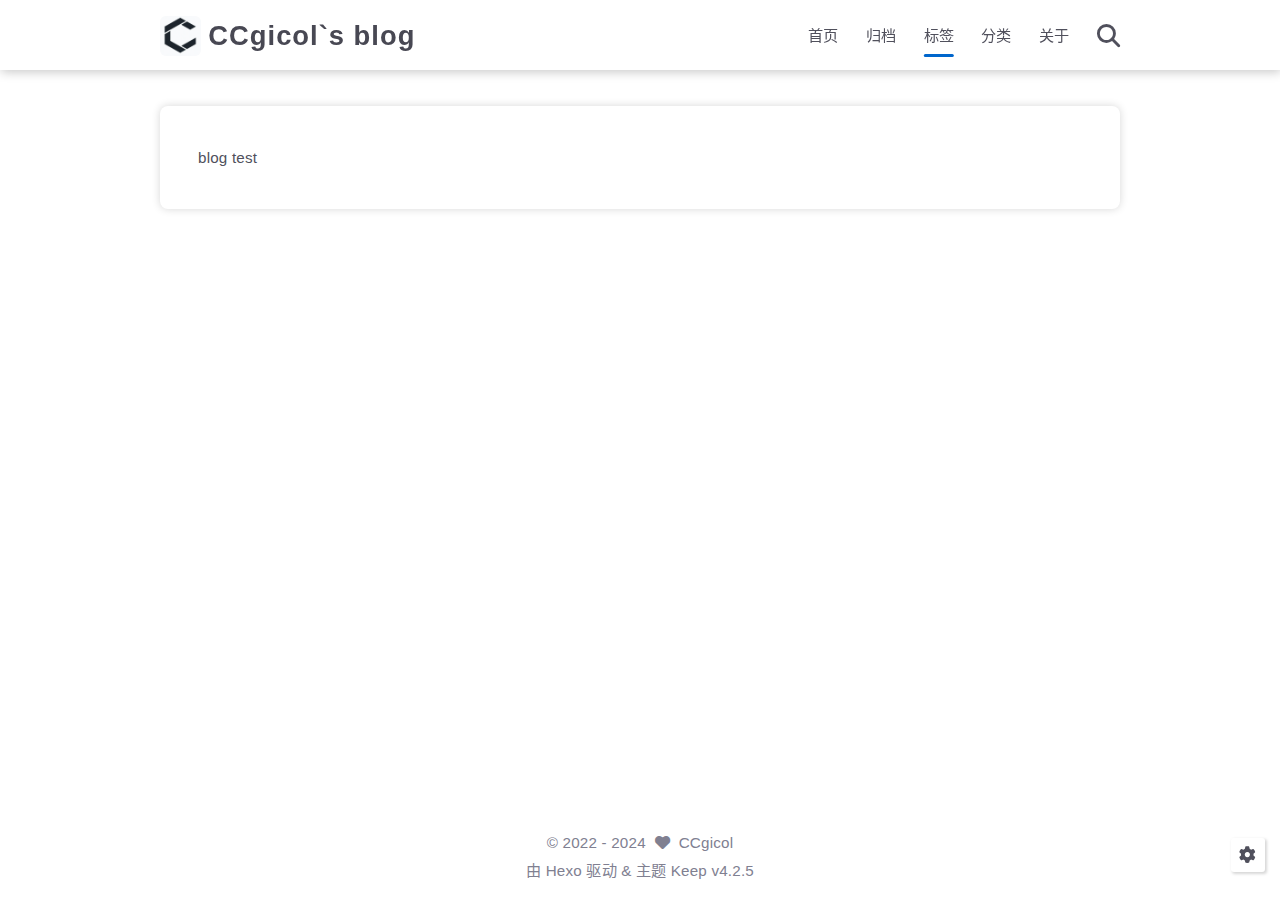
<file: tags/index.html>
<!DOCTYPE html>
<html lang="zh-CN">
<head>
    <meta charset="utf-8">
    <meta name="viewport" content="width=device-width, initial-scale=1, maximum-scale=1">
    <meta name="keywords" content="Hexo Theme Keep">
    <meta name="description" content="Hexo Theme Keep">
    <meta name="author" content="CCgicol">
    
    <title>
        
            标签 |
        
        CCgicol`s blog
    </title>
    
<link rel="stylesheet" href="/css/style.css">

    
        <link rel="shortcut icon" href="/images/logoc.png">
    
    
<link rel="stylesheet" href="/font/css/fontawesome.min.css">

    
<link rel="stylesheet" href="/font/css/regular.min.css">

    
<link rel="stylesheet" href="/font/css/solid.min.css">

    
<link rel="stylesheet" href="/font/css/brands.min.css">

    
    <script class="keep-theme-configurations">
    const KEEP = window.KEEP || {}
    KEEP.hexo_config = {"hostname":"example.com","root":"/","language":"zh-CN","path":"search.json"}
    KEEP.theme_config = {"base_info":{"primary_color":"#0066cc","title":"CCgicol`s blog","author":"CCgicol","avatar":"/images/nikoniko.jpg","logo":"/images/logoc.png","favicon":"/images/logoc.png"},"menu":{"home":"/","archives":"/archives","tags":"/tags","categories":"/categories","about":"/about"},"first_screen":{"enable":false,"background_img":"/images/bg.svg","background_img_dark":"/images/bg.svg","description":"Keep writing and Keep loving.","hitokoto":false},"social_contact":{"enable":false,"links":{"github":null,"weixin":null,"qq":1175878375,"weibo":null,"zhihu":null,"twitter":null,"x":null,"facebook":null,"email":null}},"scroll":{"progress_bar":true,"percent":true,"hide_header":true},"home":{"announcement":null,"category":true,"tag":true,"post_datetime":"updated"},"post":{"author_badge":{"enable":true,"level_badge":true,"custom_badge":["One","Two","Three"]},"word_count":{"wordcount":true,"min2read":true},"datetime_format":"YYYY-MM-DD HH:mm:ss","copyright_info":false,"share":true,"reward":{"enable":true,"img_link":"/images/payment.jpg","text":"请作者喝杯茶","icon":null}},"code_block":{"tools":{"enable":true,"style":"mac"},"highlight_theme":"obsidian"},"toc":{"enable":true,"number":true,"expand_all":false,"init_open":true,"layout":"left"},"website_count":{"busuanzi_count":{"enable":false,"site_uv":false,"site_pv":false,"page_pv":false}},"local_search":{"enable":true,"preload":true},"comment":{"enable":false,"use":"valine","valine":{"appid":null,"appkey":null,"server_urls":null,"placeholder":null},"gitalk":{"github_id":null,"github_admins":null,"repository":null,"client_id":null,"client_secret":null,"proxy":null},"twikoo":{"env_id":null,"region":null,"version":"1.6.39"},"waline":{"server_url":null,"reaction":false,"version":"3.3.2"},"giscus":{"repo":null,"repo_id":null,"category":"Announcements","category_id":null,"reactions_enabled":false},"artalk":{"server":null},"disqus":{"shortname":null}},"rss":{"enable":false},"lazyload":{"enable":true},"cdn":{"enable":false,"provider":"cdnjs"},"pjax":{"enable":true},"footer":{"since":2022,"word_count":true,"site_deploy":{"enable":false,"provider":"github","url":null},"record":{"enable":false,"list":[{"code":null,"link":null}]}},"inject":{"enable":false,"css":[null],"js":[null]},"root":"","source_data":{},"version":"4.2.5"}
    KEEP.language_ago = {"second":"%s 秒前","minute":"%s 分钟前","hour":"%s 小时前","day":"%s 天前","week":"%s 周前","month":"%s 个月前","year":"%s 年前"}
    KEEP.language_code_block = {"copy":"复制代码","copied":"已复制","fold":"折叠代码块","folded":"已折叠"}
    KEEP.language_copy_copyright = {"copy":"复制版权信息","copied":"已复制","title":"原文标题","author":"原文作者","link":"原文链接"}
  </script>
<meta name="generator" content="Hexo 7.3.0"></head>


<body>
<div class="progress-bar-container">
    
        <span class="scroll-progress-bar"></span>
    

    
        <span class="pjax-progress-bar"></span>
        <i class="pjax-progress-icon fas fa-circle-notch fa-spin"></i>
    
</div>



<main class="page-container border-box">
    <!-- home first screen  -->
    

    <!-- page content -->
    <div class="page-main-content border-box">
        <div class="page-main-content-top">
            
<header class="header-wrapper">

    <div class="border-box header-content">
        <div class="left flex-start border-box">
            
                <a class="logo-image border-box" href="/">
                    <img src="/images/logoc.png">
                </a>
            
            <a class="site-name border-box" href="/">
               CCgicol`s blog
            </a>
        </div>

        <div class="right border-box">
            <div class="pc border-box">
                <ul class="menu-list border-box">
                    
                        
                        <li class="menu-item flex-start border-box">
                            <a class="menu-text-color border-box" href="/">
                                
                                首页
                                
                            </a>
                            
                        </li>
                    
                        
                        <li class="menu-item flex-start border-box">
                            <a class="menu-text-color border-box" href="/archives">
                                
                                归档
                                
                            </a>
                            
                        </li>
                    
                        
                        <li class="menu-item flex-start border-box active">
                            <a class="menu-text-color border-box" href="/tags">
                                
                                标签
                                
                            </a>
                            
                        </li>
                    
                        
                        <li class="menu-item flex-start border-box">
                            <a class="menu-text-color border-box" href="/categories">
                                
                                分类
                                
                            </a>
                            
                        </li>
                    
                        
                        <li class="menu-item flex-start border-box">
                            <a class="menu-text-color border-box" href="/about">
                                
                                关于
                                
                            </a>
                            
                        </li>
                    
                    
                        <li class="menu-item search search-popup-trigger">
                            <i class="menu-text-color fas search fa-search"></i>
                        </li>
                    
                </ul>
            </div>
            <div class="mobile border-box flex-start">
                
                    <div class="icon-item search search-popup-trigger"><i class="fas fa-search"></i></div>
                
                <div class="icon-item menu-bar">
                    <div class="menu-bar-middle"></div>
                </div>
            </div>
        </div>
    </div>

    <div class="header-drawer">
        <ul class="drawer-menu-list border-box">
            
                
                <li class="drawer-menu-item border-box not-sub-menu">
                    <label class="drawer-menu-label border-box">
                        <a class="drawer-menu-text-color left-side flex-start border-box" href="/">
                            
                            首页
                        </a>
                        
                    </label>
                    
                </li>
            
                
                <li class="drawer-menu-item border-box not-sub-menu">
                    <label class="drawer-menu-label border-box">
                        <a class="drawer-menu-text-color left-side flex-start border-box" href="/archives">
                            
                            归档
                        </a>
                        
                    </label>
                    
                </li>
            
                
                <li class="drawer-menu-item border-box not-sub-menu active">
                    <label class="drawer-menu-label border-box">
                        <a class="drawer-menu-text-color left-side flex-start border-box" href="/tags">
                            
                            标签
                        </a>
                        
                    </label>
                    
                </li>
            
                
                <li class="drawer-menu-item border-box not-sub-menu">
                    <label class="drawer-menu-label border-box">
                        <a class="drawer-menu-text-color left-side flex-start border-box" href="/categories">
                            
                            分类
                        </a>
                        
                    </label>
                    
                </li>
            
                
                <li class="drawer-menu-item border-box not-sub-menu">
                    <label class="drawer-menu-label border-box">
                        <a class="drawer-menu-text-color left-side flex-start border-box" href="/about">
                            
                            关于
                        </a>
                        
                    </label>
                    
                </li>
            
        </ul>
    </div>

    <div class="window-mask"></div>

</header>


        </div>

        <div class="page-main-content-middle border-box">

            <div class="main-content border-box">
                

                    <div class="fade-in-down-animation">
    <div class="tag-page-container">
        
            
                <div class="tagcloud-content">
                    <a href="/tags/blog-test/" style="font-size: 1rem;">blog test</a>
                </div>
            
        
        
    </div>
</div>


                
            </div>
        </div>

        <div class="page-main-content-bottom border-box">
            
<footer class="footer border-box">
    <div class="copyright-info info-item">
    &copy;&nbsp;<span>2022</span>&nbsp;-&nbsp;2024
    
            &nbsp;<i class="fas fa-heart icon-animate"></i>&nbsp;&nbsp;<a href="/">CCgicol</a>
        
    </div>

    <div class="theme-info info-item">
        由&nbsp;<a target="_blank" href="https://hexo.io">Hexo</a>&nbsp;驱动&nbsp;&&nbsp;主题&nbsp;<a class="keep-version" target="_blank" href="https://github.com/XPoet/hexo-theme-keep">Keep</a>
    </div>

    

    

    
</footer>

        </div>
    </div>

    <!-- post tools -->
    

    <!-- side tools -->
    <div class="side-tools">
        <div class="side-tools-container border-box ">
    <ul class="side-tools-list side-tools-show-handle border-box">
        <li class="tools-item tool-font-adjust-plus flex-center">
            <i class="fas fa-search-plus"></i>
        </li>

        <li class="tools-item tool-font-adjust-minus flex-center">
            <i class="fas fa-search-minus"></i>
        </li>

        <!-- toggle mode -->
        
            <li class="tools-item tool-toggle-theme-mode flex-center">
                <i class="fas fa-moon"></i>
            </li>
        

        <!-- rss -->
        

        <!-- to bottom -->
        <li class="tools-item tool-scroll-to-bottom flex-center">
            <i class="fas fa-arrow-down"></i>
        </li>
    </ul>

    <ul class="exposed-tools-list border-box">
        

        

        <li class="tools-item tool-toggle-show flex-center">
            <i class="fas fa-cog fa-spin"></i>
        </li>

        <li class="tools-item tool-scroll-to-top flex-center show-arrow">
            <i class="arrow fas fa-arrow-up"></i>
            <span class="percent"></span>
        </li>
    </ul>
</div>

    </div>

    <!-- image mask -->
    <div class="zoom-in-image-mask">
    <img class="zoom-in-image">
</div>


    <!-- local search -->
    
        <div class="search-pop-overlay">
    <div class="popup search-popup">
        <div class="search-header">
          <span class="search-input-field-pre">
            <i class="fas fa-keyboard"></i>
          </span>
            <div class="search-input-container">
                <input autocomplete="off"
                       autocorrect="off"
                       autocapitalize="off"
                       placeholder="搜索..."
                       spellcheck="false"
                       type="search"
                       class="search-input"
                >
            </div>
            <span class="close-popup-btn">
                <i class="fas fa-times"></i>
            </span>
        </div>
        <div id="search-result">
            <div id="no-result">
                <i class="fas fa-spinner fa-pulse fa-5x fa-fw"></i>
            </div>
        </div>
    </div>
</div>

    

    <!-- tablet toc -->
    
</main>





<!-- common js -->

<script src="/js/utils.js"></script>

<script src="/js/header-shrink.js"></script>

<script src="/js/back2top.js"></script>

<script src="/js/toggle-theme.js"></script>

<script src="/js/code-block.js"></script>

<script src="/js/main.js"></script>

<script src="/js/libs/anime.min.js"></script>


<!-- local search -->

    
<script src="/js/local-search.js"></script>



<!-- lazyload -->

    
<script src="/js/lazyload.js"></script>



<div class="pjax">
    <!-- home page -->
    

    <!-- post page -->
    

    <!-- categories page -->
    

    <!-- links page -->
    

    <!-- photos page -->
    

    <!-- tools page -->
    
</div>

<!-- mermaid -->


<!-- pjax -->

    
<script src="/js/libs/pjax.min.js"></script>

<script>
    window.addEventListener('DOMContentLoaded', () => {
        window.pjax = new Pjax({
            selectors: [
                'head title',
                '.page-container',
                '.pjax'
            ],
            history: true,
            debug: false,
            cacheBust: false,
            timeout: 0,
            analytics: false,
            currentUrlFullReload: false,
            scrollRestoration: false,
        });

        document.addEventListener('pjax:send', () => {
            KEEP.utils.pjaxProgressBarStart()
        });

        document.addEventListener('pjax:complete', () => {
            KEEP.utils.pjaxProgressBarEnd()
            window.pjax.executeScripts(document.querySelectorAll('script[data-pjax], .pjax script'))
            KEEP.initExecute()
        });
    });
</script>




</body>
</html>
</file>
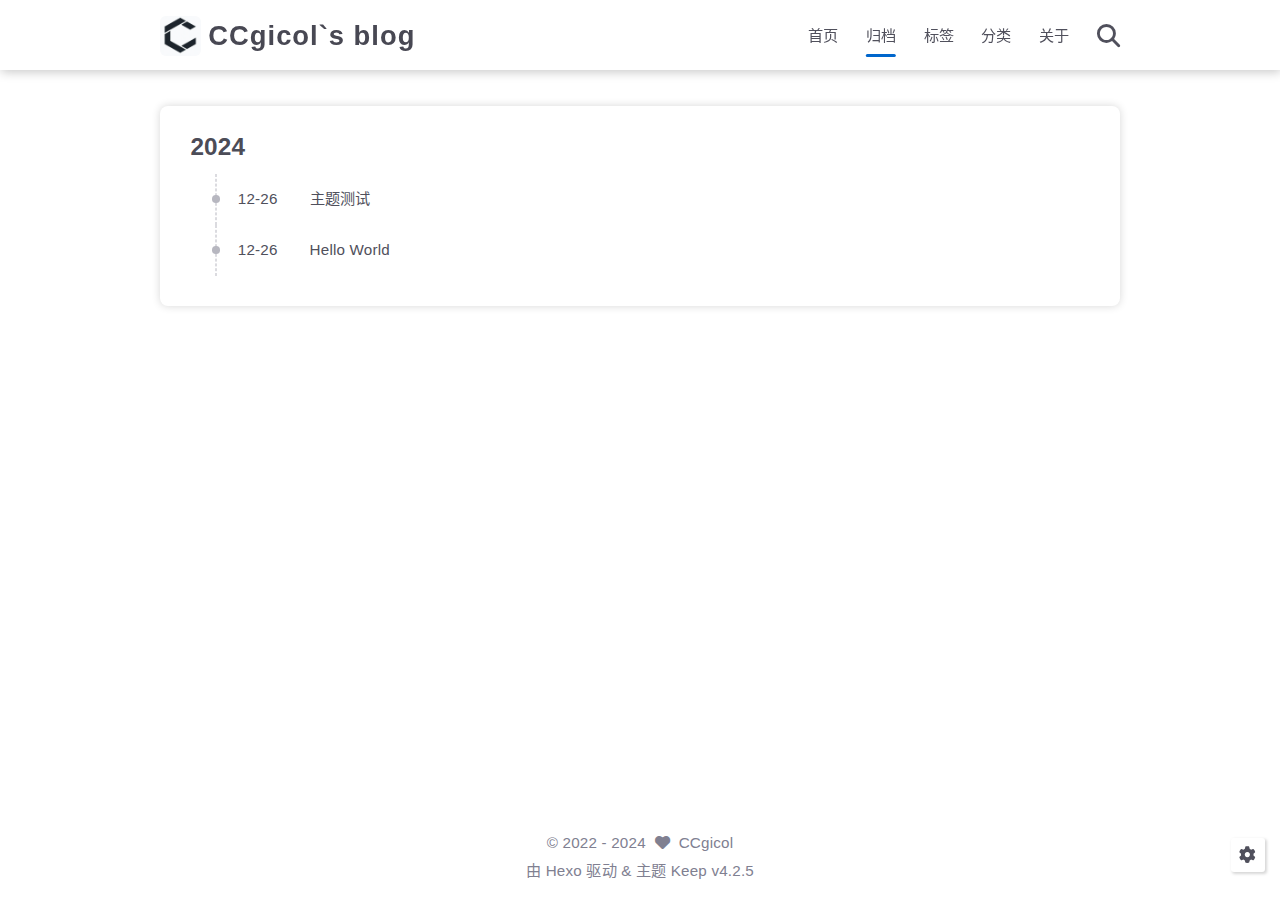
<file: archives/2024/index.html>
<!DOCTYPE html>
<html lang="zh-CN">
<head>
    <meta charset="utf-8">
    <meta name="viewport" content="width=device-width, initial-scale=1, maximum-scale=1">
    <meta name="keywords" content="Hexo Theme Keep">
    <meta name="description" content="Hexo Theme Keep">
    <meta name="author" content="CCgicol">
    
    <title>
        
            归档: 2024 |
        
        CCgicol`s blog
    </title>
    
<link rel="stylesheet" href="/css/style.css">

    
        <link rel="shortcut icon" href="/images/logoc.png">
    
    
<link rel="stylesheet" href="/font/css/fontawesome.min.css">

    
<link rel="stylesheet" href="/font/css/regular.min.css">

    
<link rel="stylesheet" href="/font/css/solid.min.css">

    
<link rel="stylesheet" href="/font/css/brands.min.css">

    
    <script class="keep-theme-configurations">
    const KEEP = window.KEEP || {}
    KEEP.hexo_config = {"hostname":"example.com","root":"/","language":"zh-CN","path":"search.json"}
    KEEP.theme_config = {"base_info":{"primary_color":"#0066cc","title":"CCgicol`s blog","author":"CCgicol","avatar":"/images/nikoniko.jpg","logo":"/images/logoc.png","favicon":"/images/logoc.png"},"menu":{"home":"/","archives":"/archives","tags":"/tags","categories":"/categories","about":"/about"},"first_screen":{"enable":false,"background_img":"/images/bg.svg","background_img_dark":"/images/bg.svg","description":"Keep writing and Keep loving.","hitokoto":false},"social_contact":{"enable":false,"links":{"github":null,"weixin":null,"qq":1175878375,"weibo":null,"zhihu":null,"twitter":null,"x":null,"facebook":null,"email":null}},"scroll":{"progress_bar":true,"percent":true,"hide_header":true},"home":{"announcement":null,"category":true,"tag":true,"post_datetime":"updated"},"post":{"author_badge":{"enable":true,"level_badge":true,"custom_badge":["One","Two","Three"]},"word_count":{"wordcount":true,"min2read":true},"datetime_format":"YYYY-MM-DD HH:mm:ss","copyright_info":false,"share":true,"reward":{"enable":true,"img_link":"/images/payment.jpg","text":"请作者喝杯茶","icon":null}},"code_block":{"tools":{"enable":true,"style":"mac"},"highlight_theme":"obsidian"},"toc":{"enable":true,"number":true,"expand_all":false,"init_open":true,"layout":"left"},"website_count":{"busuanzi_count":{"enable":false,"site_uv":false,"site_pv":false,"page_pv":false}},"local_search":{"enable":true,"preload":true},"comment":{"enable":false,"use":"valine","valine":{"appid":null,"appkey":null,"server_urls":null,"placeholder":null},"gitalk":{"github_id":null,"github_admins":null,"repository":null,"client_id":null,"client_secret":null,"proxy":null},"twikoo":{"env_id":null,"region":null,"version":"1.6.39"},"waline":{"server_url":null,"reaction":false,"version":"3.3.2"},"giscus":{"repo":null,"repo_id":null,"category":"Announcements","category_id":null,"reactions_enabled":false},"artalk":{"server":null},"disqus":{"shortname":null}},"rss":{"enable":false},"lazyload":{"enable":true},"cdn":{"enable":false,"provider":"cdnjs"},"pjax":{"enable":true},"footer":{"since":2022,"word_count":true,"site_deploy":{"enable":false,"provider":"github","url":null},"record":{"enable":false,"list":[{"code":null,"link":null}]}},"inject":{"enable":false,"css":[null],"js":[null]},"root":"","source_data":{},"version":"4.2.5"}
    KEEP.language_ago = {"second":"%s 秒前","minute":"%s 分钟前","hour":"%s 小时前","day":"%s 天前","week":"%s 周前","month":"%s 个月前","year":"%s 年前"}
    KEEP.language_code_block = {"copy":"复制代码","copied":"已复制","fold":"折叠代码块","folded":"已折叠"}
    KEEP.language_copy_copyright = {"copy":"复制版权信息","copied":"已复制","title":"原文标题","author":"原文作者","link":"原文链接"}
  </script>
<meta name="generator" content="Hexo 7.3.0"></head>


<body>
<div class="progress-bar-container">
    
        <span class="scroll-progress-bar"></span>
    

    
        <span class="pjax-progress-bar"></span>
        <i class="pjax-progress-icon fas fa-circle-notch fa-spin"></i>
    
</div>



<main class="page-container border-box">
    <!-- home first screen  -->
    

    <!-- page content -->
    <div class="page-main-content border-box">
        <div class="page-main-content-top">
            
<header class="header-wrapper">

    <div class="border-box header-content">
        <div class="left flex-start border-box">
            
                <a class="logo-image border-box" href="/">
                    <img src="/images/logoc.png">
                </a>
            
            <a class="site-name border-box" href="/">
               CCgicol`s blog
            </a>
        </div>

        <div class="right border-box">
            <div class="pc border-box">
                <ul class="menu-list border-box">
                    
                        
                        <li class="menu-item flex-start border-box">
                            <a class="menu-text-color border-box" href="/">
                                
                                首页
                                
                            </a>
                            
                        </li>
                    
                        
                        <li class="menu-item flex-start border-box active">
                            <a class="menu-text-color border-box" href="/archives">
                                
                                归档
                                
                            </a>
                            
                        </li>
                    
                        
                        <li class="menu-item flex-start border-box">
                            <a class="menu-text-color border-box" href="/tags">
                                
                                标签
                                
                            </a>
                            
                        </li>
                    
                        
                        <li class="menu-item flex-start border-box">
                            <a class="menu-text-color border-box" href="/categories">
                                
                                分类
                                
                            </a>
                            
                        </li>
                    
                        
                        <li class="menu-item flex-start border-box">
                            <a class="menu-text-color border-box" href="/about">
                                
                                关于
                                
                            </a>
                            
                        </li>
                    
                    
                        <li class="menu-item search search-popup-trigger">
                            <i class="menu-text-color fas search fa-search"></i>
                        </li>
                    
                </ul>
            </div>
            <div class="mobile border-box flex-start">
                
                    <div class="icon-item search search-popup-trigger"><i class="fas fa-search"></i></div>
                
                <div class="icon-item menu-bar">
                    <div class="menu-bar-middle"></div>
                </div>
            </div>
        </div>
    </div>

    <div class="header-drawer">
        <ul class="drawer-menu-list border-box">
            
                
                <li class="drawer-menu-item border-box not-sub-menu">
                    <label class="drawer-menu-label border-box">
                        <a class="drawer-menu-text-color left-side flex-start border-box" href="/">
                            
                            首页
                        </a>
                        
                    </label>
                    
                </li>
            
                
                <li class="drawer-menu-item border-box not-sub-menu active">
                    <label class="drawer-menu-label border-box">
                        <a class="drawer-menu-text-color left-side flex-start border-box" href="/archives">
                            
                            归档
                        </a>
                        
                    </label>
                    
                </li>
            
                
                <li class="drawer-menu-item border-box not-sub-menu">
                    <label class="drawer-menu-label border-box">
                        <a class="drawer-menu-text-color left-side flex-start border-box" href="/tags">
                            
                            标签
                        </a>
                        
                    </label>
                    
                </li>
            
                
                <li class="drawer-menu-item border-box not-sub-menu">
                    <label class="drawer-menu-label border-box">
                        <a class="drawer-menu-text-color left-side flex-start border-box" href="/categories">
                            
                            分类
                        </a>
                        
                    </label>
                    
                </li>
            
                
                <li class="drawer-menu-item border-box not-sub-menu">
                    <label class="drawer-menu-label border-box">
                        <a class="drawer-menu-text-color left-side flex-start border-box" href="/about">
                            
                            关于
                        </a>
                        
                    </label>
                    
                </li>
            
        </ul>
    </div>

    <div class="window-mask"></div>

</header>


        </div>

        <div class="page-main-content-middle border-box">

            <div class="main-content border-box">
                

                    <div class="fade-in-down-animation">
    <div class="archives-container">
        <div class="archives-timeline border-box">
            
<div class="archive-list-container border-box">
    
        <section class="archive-item border-box">
            <div class="archive-item-header border-box">
                <span class="archive-year">2024</span>
            </div>
            <ul class="archive-item-body border-box">
                
                    <li class="post-item border-box">
                        <span class="starting-point border-box flex-center"></span>
                        <span class="post-date border-box">12-26</span>
                        <a class="post-title border-box text-ellipsis"
                           href="/2024/12/26/first%20blog/"
                        >主题测试</a>
                    </li>
                
                    <li class="post-item border-box">
                        <span class="starting-point border-box flex-center"></span>
                        <span class="post-date border-box">12-26</span>
                        <a class="post-title border-box text-ellipsis"
                           href="/2024/12/26/hello-world/"
                        >Hello World</a>
                    </li>
                
            </ul>
        </section>
    
</div>

        </div>
    </div>
    



</div>


                
            </div>
        </div>

        <div class="page-main-content-bottom border-box">
            
<footer class="footer border-box">
    <div class="copyright-info info-item">
    &copy;&nbsp;<span>2022</span>&nbsp;-&nbsp;2024
    
            &nbsp;<i class="fas fa-heart icon-animate"></i>&nbsp;&nbsp;<a href="/">CCgicol</a>
        
    </div>

    <div class="theme-info info-item">
        由&nbsp;<a target="_blank" href="https://hexo.io">Hexo</a>&nbsp;驱动&nbsp;&&nbsp;主题&nbsp;<a class="keep-version" target="_blank" href="https://github.com/XPoet/hexo-theme-keep">Keep</a>
    </div>

    

    

    
</footer>

        </div>
    </div>

    <!-- post tools -->
    

    <!-- side tools -->
    <div class="side-tools">
        <div class="side-tools-container border-box ">
    <ul class="side-tools-list side-tools-show-handle border-box">
        <li class="tools-item tool-font-adjust-plus flex-center">
            <i class="fas fa-search-plus"></i>
        </li>

        <li class="tools-item tool-font-adjust-minus flex-center">
            <i class="fas fa-search-minus"></i>
        </li>

        <!-- toggle mode -->
        
            <li class="tools-item tool-toggle-theme-mode flex-center">
                <i class="fas fa-moon"></i>
            </li>
        

        <!-- rss -->
        

        <!-- to bottom -->
        <li class="tools-item tool-scroll-to-bottom flex-center">
            <i class="fas fa-arrow-down"></i>
        </li>
    </ul>

    <ul class="exposed-tools-list border-box">
        

        

        <li class="tools-item tool-toggle-show flex-center">
            <i class="fas fa-cog fa-spin"></i>
        </li>

        <li class="tools-item tool-scroll-to-top flex-center show-arrow">
            <i class="arrow fas fa-arrow-up"></i>
            <span class="percent"></span>
        </li>
    </ul>
</div>

    </div>

    <!-- image mask -->
    <div class="zoom-in-image-mask">
    <img class="zoom-in-image">
</div>


    <!-- local search -->
    
        <div class="search-pop-overlay">
    <div class="popup search-popup">
        <div class="search-header">
          <span class="search-input-field-pre">
            <i class="fas fa-keyboard"></i>
          </span>
            <div class="search-input-container">
                <input autocomplete="off"
                       autocorrect="off"
                       autocapitalize="off"
                       placeholder="搜索..."
                       spellcheck="false"
                       type="search"
                       class="search-input"
                >
            </div>
            <span class="close-popup-btn">
                <i class="fas fa-times"></i>
            </span>
        </div>
        <div id="search-result">
            <div id="no-result">
                <i class="fas fa-spinner fa-pulse fa-5x fa-fw"></i>
            </div>
        </div>
    </div>
</div>

    

    <!-- tablet toc -->
    
</main>






<!-- common js -->

<script src="/js/utils.js"></script>

<script src="/js/header-shrink.js"></script>

<script src="/js/back2top.js"></script>

<script src="/js/toggle-theme.js"></script>

<script src="/js/code-block.js"></script>

<script src="/js/main.js"></script>

<script src="/js/libs/anime.min.js"></script>


<!-- local search -->

    
<script src="/js/local-search.js"></script>



<!-- lazyload -->

    
<script src="/js/lazyload.js"></script>



<div class="pjax">
    <!-- home page -->
    

    <!-- post page -->
    

    <!-- categories page -->
    

    <!-- links page -->
    

    <!-- photos page -->
    

    <!-- tools page -->
    
</div>

<!-- mermaid -->


<!-- pjax -->

    
<script src="/js/libs/pjax.min.js"></script>

<script>
    window.addEventListener('DOMContentLoaded', () => {
        window.pjax = new Pjax({
            selectors: [
                'head title',
                '.page-container',
                '.pjax'
            ],
            history: true,
            debug: false,
            cacheBust: false,
            timeout: 0,
            analytics: false,
            currentUrlFullReload: false,
            scrollRestoration: false,
        });

        document.addEventListener('pjax:send', () => {
            KEEP.utils.pjaxProgressBarStart()
        });

        document.addEventListener('pjax:complete', () => {
            KEEP.utils.pjaxProgressBarEnd()
            window.pjax.executeScripts(document.querySelectorAll('script[data-pjax], .pjax script'))
            KEEP.initExecute()
        });
    });
</script>




</body>
</html>
</file>
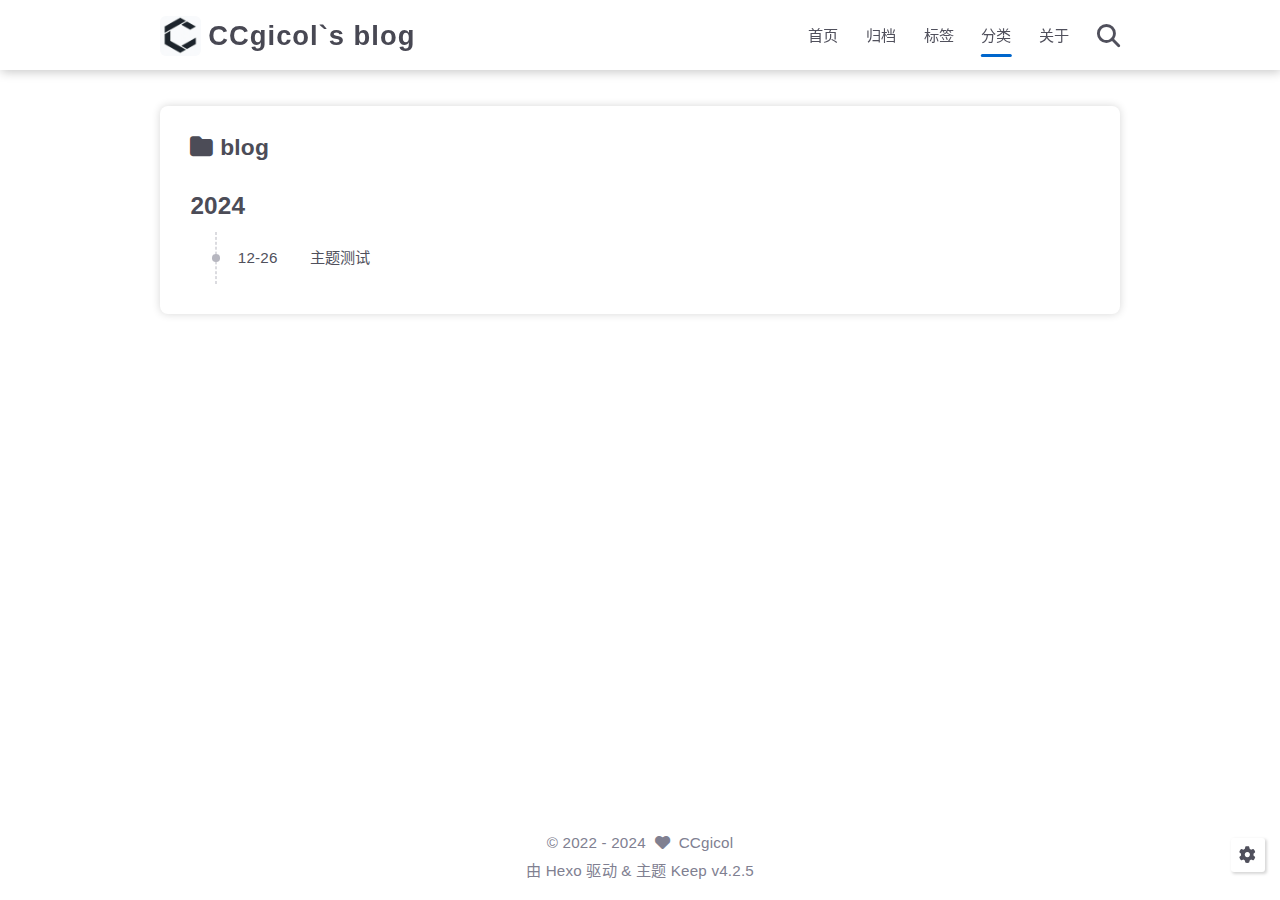
<file: categories/blog/index.html>
<!DOCTYPE html>
<html lang="zh-CN">
<head>
    <meta charset="utf-8">
    <meta name="viewport" content="width=device-width, initial-scale=1, maximum-scale=1">
    <meta name="keywords" content="Hexo Theme Keep">
    <meta name="description" content="Hexo Theme Keep">
    <meta name="author" content="CCgicol">
    
    <title>
        
            分类: blog |
        
        CCgicol`s blog
    </title>
    
<link rel="stylesheet" href="/css/style.css">

    
        <link rel="shortcut icon" href="/images/logoc.png">
    
    
<link rel="stylesheet" href="/font/css/fontawesome.min.css">

    
<link rel="stylesheet" href="/font/css/regular.min.css">

    
<link rel="stylesheet" href="/font/css/solid.min.css">

    
<link rel="stylesheet" href="/font/css/brands.min.css">

    
    <script class="keep-theme-configurations">
    const KEEP = window.KEEP || {}
    KEEP.hexo_config = {"hostname":"example.com","root":"/","language":"zh-CN","path":"search.json"}
    KEEP.theme_config = {"base_info":{"primary_color":"#0066cc","title":"CCgicol`s blog","author":"CCgicol","avatar":"/images/nikoniko.jpg","logo":"/images/logoc.png","favicon":"/images/logoc.png"},"menu":{"home":"/","archives":"/archives","tags":"/tags","categories":"/categories","about":"/about"},"first_screen":{"enable":false,"background_img":"/images/bg.svg","background_img_dark":"/images/bg.svg","description":"Keep writing and Keep loving.","hitokoto":false},"social_contact":{"enable":false,"links":{"github":null,"weixin":null,"qq":1175878375,"weibo":null,"zhihu":null,"twitter":null,"x":null,"facebook":null,"email":null}},"scroll":{"progress_bar":true,"percent":true,"hide_header":true},"home":{"announcement":null,"category":true,"tag":true,"post_datetime":"updated"},"post":{"author_badge":{"enable":true,"level_badge":true,"custom_badge":["One","Two","Three"]},"word_count":{"wordcount":true,"min2read":true},"datetime_format":"YYYY-MM-DD HH:mm:ss","copyright_info":false,"share":true,"reward":{"enable":true,"img_link":"/images/payment.jpg","text":"请作者喝杯茶","icon":null}},"code_block":{"tools":{"enable":true,"style":"mac"},"highlight_theme":"obsidian"},"toc":{"enable":true,"number":true,"expand_all":false,"init_open":true,"layout":"left"},"website_count":{"busuanzi_count":{"enable":false,"site_uv":false,"site_pv":false,"page_pv":false}},"local_search":{"enable":true,"preload":true},"comment":{"enable":false,"use":"valine","valine":{"appid":null,"appkey":null,"server_urls":null,"placeholder":null},"gitalk":{"github_id":null,"github_admins":null,"repository":null,"client_id":null,"client_secret":null,"proxy":null},"twikoo":{"env_id":null,"region":null,"version":"1.6.39"},"waline":{"server_url":null,"reaction":false,"version":"3.3.2"},"giscus":{"repo":null,"repo_id":null,"category":"Announcements","category_id":null,"reactions_enabled":false},"artalk":{"server":null},"disqus":{"shortname":null}},"rss":{"enable":false},"lazyload":{"enable":true},"cdn":{"enable":false,"provider":"cdnjs"},"pjax":{"enable":true},"footer":{"since":2022,"word_count":true,"site_deploy":{"enable":false,"provider":"github","url":null},"record":{"enable":false,"list":[{"code":null,"link":null}]}},"inject":{"enable":false,"css":[null],"js":[null]},"root":"","source_data":{},"version":"4.2.5"}
    KEEP.language_ago = {"second":"%s 秒前","minute":"%s 分钟前","hour":"%s 小时前","day":"%s 天前","week":"%s 周前","month":"%s 个月前","year":"%s 年前"}
    KEEP.language_code_block = {"copy":"复制代码","copied":"已复制","fold":"折叠代码块","folded":"已折叠"}
    KEEP.language_copy_copyright = {"copy":"复制版权信息","copied":"已复制","title":"原文标题","author":"原文作者","link":"原文链接"}
  </script>
<meta name="generator" content="Hexo 7.3.0"></head>


<body>
<div class="progress-bar-container">
    
        <span class="scroll-progress-bar"></span>
    

    
        <span class="pjax-progress-bar"></span>
        <i class="pjax-progress-icon fas fa-circle-notch fa-spin"></i>
    
</div>



<main class="page-container border-box">
    <!-- home first screen  -->
    

    <!-- page content -->
    <div class="page-main-content border-box">
        <div class="page-main-content-top">
            
<header class="header-wrapper">

    <div class="border-box header-content">
        <div class="left flex-start border-box">
            
                <a class="logo-image border-box" href="/">
                    <img src="/images/logoc.png">
                </a>
            
            <a class="site-name border-box" href="/">
               CCgicol`s blog
            </a>
        </div>

        <div class="right border-box">
            <div class="pc border-box">
                <ul class="menu-list border-box">
                    
                        
                        <li class="menu-item flex-start border-box">
                            <a class="menu-text-color border-box" href="/">
                                
                                首页
                                
                            </a>
                            
                        </li>
                    
                        
                        <li class="menu-item flex-start border-box">
                            <a class="menu-text-color border-box" href="/archives">
                                
                                归档
                                
                            </a>
                            
                        </li>
                    
                        
                        <li class="menu-item flex-start border-box">
                            <a class="menu-text-color border-box" href="/tags">
                                
                                标签
                                
                            </a>
                            
                        </li>
                    
                        
                        <li class="menu-item flex-start border-box active">
                            <a class="menu-text-color border-box" href="/categories">
                                
                                分类
                                
                            </a>
                            
                        </li>
                    
                        
                        <li class="menu-item flex-start border-box">
                            <a class="menu-text-color border-box" href="/about">
                                
                                关于
                                
                            </a>
                            
                        </li>
                    
                    
                        <li class="menu-item search search-popup-trigger">
                            <i class="menu-text-color fas search fa-search"></i>
                        </li>
                    
                </ul>
            </div>
            <div class="mobile border-box flex-start">
                
                    <div class="icon-item search search-popup-trigger"><i class="fas fa-search"></i></div>
                
                <div class="icon-item menu-bar">
                    <div class="menu-bar-middle"></div>
                </div>
            </div>
        </div>
    </div>

    <div class="header-drawer">
        <ul class="drawer-menu-list border-box">
            
                
                <li class="drawer-menu-item border-box not-sub-menu">
                    <label class="drawer-menu-label border-box">
                        <a class="drawer-menu-text-color left-side flex-start border-box" href="/">
                            
                            首页
                        </a>
                        
                    </label>
                    
                </li>
            
                
                <li class="drawer-menu-item border-box not-sub-menu">
                    <label class="drawer-menu-label border-box">
                        <a class="drawer-menu-text-color left-side flex-start border-box" href="/archives">
                            
                            归档
                        </a>
                        
                    </label>
                    
                </li>
            
                
                <li class="drawer-menu-item border-box not-sub-menu">
                    <label class="drawer-menu-label border-box">
                        <a class="drawer-menu-text-color left-side flex-start border-box" href="/tags">
                            
                            标签
                        </a>
                        
                    </label>
                    
                </li>
            
                
                <li class="drawer-menu-item border-box not-sub-menu active">
                    <label class="drawer-menu-label border-box">
                        <a class="drawer-menu-text-color left-side flex-start border-box" href="/categories">
                            
                            分类
                        </a>
                        
                    </label>
                    
                </li>
            
                
                <li class="drawer-menu-item border-box not-sub-menu">
                    <label class="drawer-menu-label border-box">
                        <a class="drawer-menu-text-color left-side flex-start border-box" href="/about">
                            
                            关于
                        </a>
                        
                    </label>
                    
                </li>
            
        </ul>
    </div>

    <div class="window-mask"></div>

</header>


        </div>

        <div class="page-main-content-middle border-box">

            <div class="main-content border-box">
                

                    <div class="fade-in-down-animation">
    <div class="category-archive-container border-box">
        <div class="category-name">
            <i class="fas fa-folder"></i>&nbsp;blog
        </div>
        <div class="category-post-list">
            
<div class="archive-list-container border-box">
    
        <section class="archive-item border-box">
            <div class="archive-item-header border-box">
                <span class="archive-year">2024</span>
            </div>
            <ul class="archive-item-body border-box">
                
                    <li class="post-item border-box">
                        <span class="starting-point border-box flex-center"></span>
                        <span class="post-date border-box">12-26</span>
                        <a class="post-title border-box text-ellipsis"
                           href="/2024/12/26/first%20blog/"
                        >主题测试</a>
                    </li>
                
            </ul>
        </section>
    
</div>

        </div>
    </div>
    



</div>


                
            </div>
        </div>

        <div class="page-main-content-bottom border-box">
            
<footer class="footer border-box">
    <div class="copyright-info info-item">
    &copy;&nbsp;<span>2022</span>&nbsp;-&nbsp;2024
    
            &nbsp;<i class="fas fa-heart icon-animate"></i>&nbsp;&nbsp;<a href="/">CCgicol</a>
        
    </div>

    <div class="theme-info info-item">
        由&nbsp;<a target="_blank" href="https://hexo.io">Hexo</a>&nbsp;驱动&nbsp;&&nbsp;主题&nbsp;<a class="keep-version" target="_blank" href="https://github.com/XPoet/hexo-theme-keep">Keep</a>
    </div>

    

    

    
</footer>

        </div>
    </div>

    <!-- post tools -->
    

    <!-- side tools -->
    <div class="side-tools">
        <div class="side-tools-container border-box ">
    <ul class="side-tools-list side-tools-show-handle border-box">
        <li class="tools-item tool-font-adjust-plus flex-center">
            <i class="fas fa-search-plus"></i>
        </li>

        <li class="tools-item tool-font-adjust-minus flex-center">
            <i class="fas fa-search-minus"></i>
        </li>

        <!-- toggle mode -->
        
            <li class="tools-item tool-toggle-theme-mode flex-center">
                <i class="fas fa-moon"></i>
            </li>
        

        <!-- rss -->
        

        <!-- to bottom -->
        <li class="tools-item tool-scroll-to-bottom flex-center">
            <i class="fas fa-arrow-down"></i>
        </li>
    </ul>

    <ul class="exposed-tools-list border-box">
        

        

        <li class="tools-item tool-toggle-show flex-center">
            <i class="fas fa-cog fa-spin"></i>
        </li>

        <li class="tools-item tool-scroll-to-top flex-center show-arrow">
            <i class="arrow fas fa-arrow-up"></i>
            <span class="percent"></span>
        </li>
    </ul>
</div>

    </div>

    <!-- image mask -->
    <div class="zoom-in-image-mask">
    <img class="zoom-in-image">
</div>


    <!-- local search -->
    
        <div class="search-pop-overlay">
    <div class="popup search-popup">
        <div class="search-header">
          <span class="search-input-field-pre">
            <i class="fas fa-keyboard"></i>
          </span>
            <div class="search-input-container">
                <input autocomplete="off"
                       autocorrect="off"
                       autocapitalize="off"
                       placeholder="搜索..."
                       spellcheck="false"
                       type="search"
                       class="search-input"
                >
            </div>
            <span class="close-popup-btn">
                <i class="fas fa-times"></i>
            </span>
        </div>
        <div id="search-result">
            <div id="no-result">
                <i class="fas fa-spinner fa-pulse fa-5x fa-fw"></i>
            </div>
        </div>
    </div>
</div>

    

    <!-- tablet toc -->
    
</main>






<!-- common js -->

<script src="/js/utils.js"></script>

<script src="/js/header-shrink.js"></script>

<script src="/js/back2top.js"></script>

<script src="/js/toggle-theme.js"></script>

<script src="/js/code-block.js"></script>

<script src="/js/main.js"></script>

<script src="/js/libs/anime.min.js"></script>


<!-- local search -->

    
<script src="/js/local-search.js"></script>



<!-- lazyload -->

    
<script src="/js/lazyload.js"></script>



<div class="pjax">
    <!-- home page -->
    

    <!-- post page -->
    

    <!-- categories page -->
    
        
<script src="/js/page/category-page.js"></script>

    

    <!-- links page -->
    

    <!-- photos page -->
    

    <!-- tools page -->
    
</div>

<!-- mermaid -->


<!-- pjax -->

    
<script src="/js/libs/pjax.min.js"></script>

<script>
    window.addEventListener('DOMContentLoaded', () => {
        window.pjax = new Pjax({
            selectors: [
                'head title',
                '.page-container',
                '.pjax'
            ],
            history: true,
            debug: false,
            cacheBust: false,
            timeout: 0,
            analytics: false,
            currentUrlFullReload: false,
            scrollRestoration: false,
        });

        document.addEventListener('pjax:send', () => {
            KEEP.utils.pjaxProgressBarStart()
        });

        document.addEventListener('pjax:complete', () => {
            KEEP.utils.pjaxProgressBarEnd()
            window.pjax.executeScripts(document.querySelectorAll('script[data-pjax], .pjax script'))
            KEEP.initExecute()
        });
    });
</script>




</body>
</html>
</file>
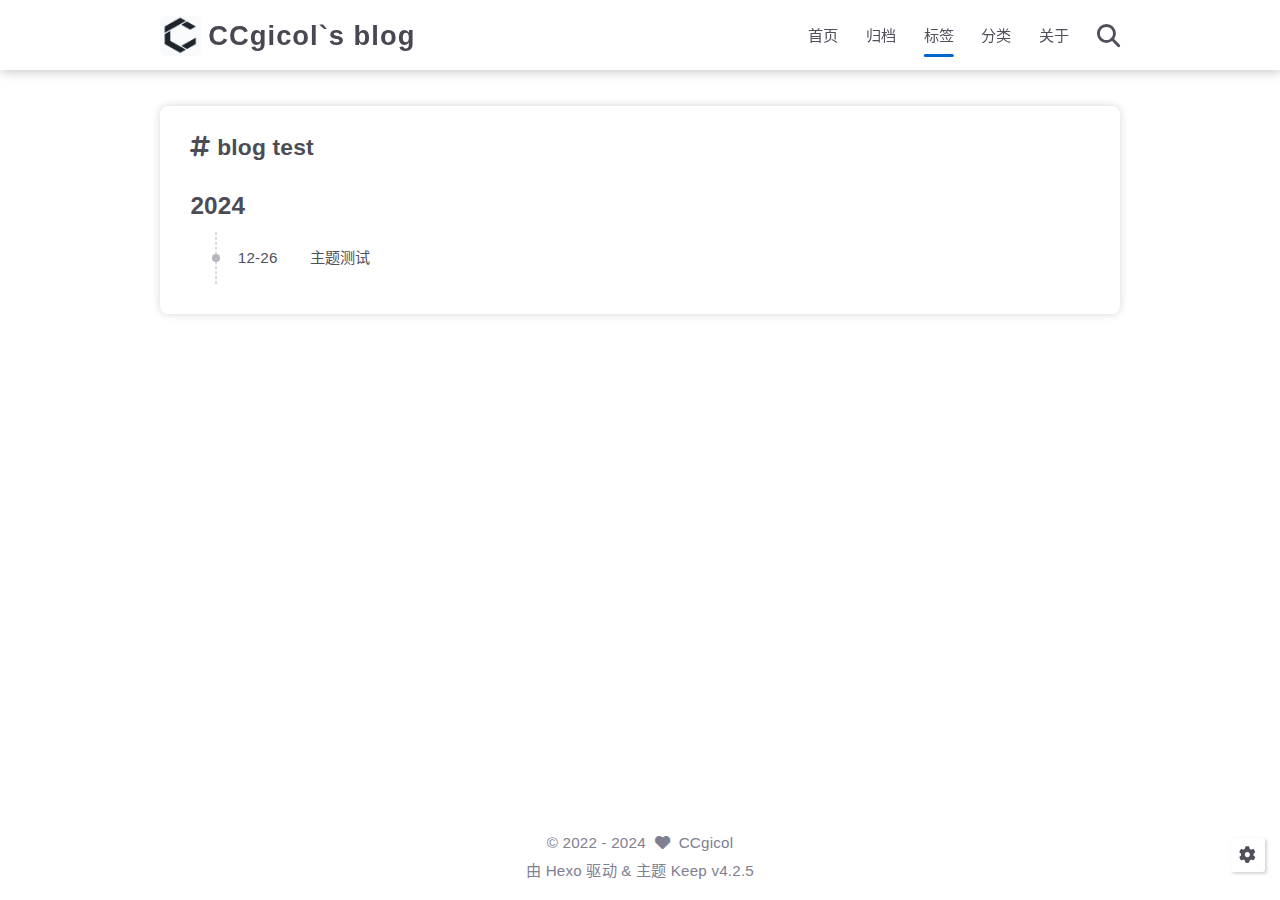
<file: tags/blog-test/index.html>
<!DOCTYPE html>
<html lang="zh-CN">
<head>
    <meta charset="utf-8">
    <meta name="viewport" content="width=device-width, initial-scale=1, maximum-scale=1">
    <meta name="keywords" content="Hexo Theme Keep">
    <meta name="description" content="Hexo Theme Keep">
    <meta name="author" content="CCgicol">
    
    <title>
        
            标签: blog test |
        
        CCgicol`s blog
    </title>
    
<link rel="stylesheet" href="/css/style.css">

    
        <link rel="shortcut icon" href="/images/logoc.png">
    
    
<link rel="stylesheet" href="/font/css/fontawesome.min.css">

    
<link rel="stylesheet" href="/font/css/regular.min.css">

    
<link rel="stylesheet" href="/font/css/solid.min.css">

    
<link rel="stylesheet" href="/font/css/brands.min.css">

    
    <script class="keep-theme-configurations">
    const KEEP = window.KEEP || {}
    KEEP.hexo_config = {"hostname":"example.com","root":"/","language":"zh-CN","path":"search.json"}
    KEEP.theme_config = {"base_info":{"primary_color":"#0066cc","title":"CCgicol`s blog","author":"CCgicol","avatar":"/images/nikoniko.jpg","logo":"/images/logoc.png","favicon":"/images/logoc.png"},"menu":{"home":"/","archives":"/archives","tags":"/tags","categories":"/categories","about":"/about"},"first_screen":{"enable":false,"background_img":"/images/bg.svg","background_img_dark":"/images/bg.svg","description":"Keep writing and Keep loving.","hitokoto":false},"social_contact":{"enable":false,"links":{"github":null,"weixin":null,"qq":1175878375,"weibo":null,"zhihu":null,"twitter":null,"x":null,"facebook":null,"email":null}},"scroll":{"progress_bar":true,"percent":true,"hide_header":true},"home":{"announcement":null,"category":true,"tag":true,"post_datetime":"updated"},"post":{"author_badge":{"enable":true,"level_badge":true,"custom_badge":["One","Two","Three"]},"word_count":{"wordcount":true,"min2read":true},"datetime_format":"YYYY-MM-DD HH:mm:ss","copyright_info":false,"share":true,"reward":{"enable":true,"img_link":"/images/payment.jpg","text":"请作者喝杯茶","icon":null}},"code_block":{"tools":{"enable":true,"style":"mac"},"highlight_theme":"obsidian"},"toc":{"enable":true,"number":true,"expand_all":false,"init_open":true,"layout":"left"},"website_count":{"busuanzi_count":{"enable":false,"site_uv":false,"site_pv":false,"page_pv":false}},"local_search":{"enable":true,"preload":true},"comment":{"enable":false,"use":"valine","valine":{"appid":null,"appkey":null,"server_urls":null,"placeholder":null},"gitalk":{"github_id":null,"github_admins":null,"repository":null,"client_id":null,"client_secret":null,"proxy":null},"twikoo":{"env_id":null,"region":null,"version":"1.6.39"},"waline":{"server_url":null,"reaction":false,"version":"3.3.2"},"giscus":{"repo":null,"repo_id":null,"category":"Announcements","category_id":null,"reactions_enabled":false},"artalk":{"server":null},"disqus":{"shortname":null}},"rss":{"enable":false},"lazyload":{"enable":true},"cdn":{"enable":false,"provider":"cdnjs"},"pjax":{"enable":true},"footer":{"since":2022,"word_count":true,"site_deploy":{"enable":false,"provider":"github","url":null},"record":{"enable":false,"list":[{"code":null,"link":null}]}},"inject":{"enable":false,"css":[null],"js":[null]},"root":"","source_data":{},"version":"4.2.5"}
    KEEP.language_ago = {"second":"%s 秒前","minute":"%s 分钟前","hour":"%s 小时前","day":"%s 天前","week":"%s 周前","month":"%s 个月前","year":"%s 年前"}
    KEEP.language_code_block = {"copy":"复制代码","copied":"已复制","fold":"折叠代码块","folded":"已折叠"}
    KEEP.language_copy_copyright = {"copy":"复制版权信息","copied":"已复制","title":"原文标题","author":"原文作者","link":"原文链接"}
  </script>
<meta name="generator" content="Hexo 7.3.0"></head>


<body>
<div class="progress-bar-container">
    
        <span class="scroll-progress-bar"></span>
    

    
        <span class="pjax-progress-bar"></span>
        <i class="pjax-progress-icon fas fa-circle-notch fa-spin"></i>
    
</div>



<main class="page-container border-box">
    <!-- home first screen  -->
    

    <!-- page content -->
    <div class="page-main-content border-box">
        <div class="page-main-content-top">
            
<header class="header-wrapper">

    <div class="border-box header-content">
        <div class="left flex-start border-box">
            
                <a class="logo-image border-box" href="/">
                    <img src="/images/logoc.png">
                </a>
            
            <a class="site-name border-box" href="/">
               CCgicol`s blog
            </a>
        </div>

        <div class="right border-box">
            <div class="pc border-box">
                <ul class="menu-list border-box">
                    
                        
                        <li class="menu-item flex-start border-box">
                            <a class="menu-text-color border-box" href="/">
                                
                                首页
                                
                            </a>
                            
                        </li>
                    
                        
                        <li class="menu-item flex-start border-box">
                            <a class="menu-text-color border-box" href="/archives">
                                
                                归档
                                
                            </a>
                            
                        </li>
                    
                        
                        <li class="menu-item flex-start border-box active">
                            <a class="menu-text-color border-box" href="/tags">
                                
                                标签
                                
                            </a>
                            
                        </li>
                    
                        
                        <li class="menu-item flex-start border-box">
                            <a class="menu-text-color border-box" href="/categories">
                                
                                分类
                                
                            </a>
                            
                        </li>
                    
                        
                        <li class="menu-item flex-start border-box">
                            <a class="menu-text-color border-box" href="/about">
                                
                                关于
                                
                            </a>
                            
                        </li>
                    
                    
                        <li class="menu-item search search-popup-trigger">
                            <i class="menu-text-color fas search fa-search"></i>
                        </li>
                    
                </ul>
            </div>
            <div class="mobile border-box flex-start">
                
                    <div class="icon-item search search-popup-trigger"><i class="fas fa-search"></i></div>
                
                <div class="icon-item menu-bar">
                    <div class="menu-bar-middle"></div>
                </div>
            </div>
        </div>
    </div>

    <div class="header-drawer">
        <ul class="drawer-menu-list border-box">
            
                
                <li class="drawer-menu-item border-box not-sub-menu">
                    <label class="drawer-menu-label border-box">
                        <a class="drawer-menu-text-color left-side flex-start border-box" href="/">
                            
                            首页
                        </a>
                        
                    </label>
                    
                </li>
            
                
                <li class="drawer-menu-item border-box not-sub-menu">
                    <label class="drawer-menu-label border-box">
                        <a class="drawer-menu-text-color left-side flex-start border-box" href="/archives">
                            
                            归档
                        </a>
                        
                    </label>
                    
                </li>
            
                
                <li class="drawer-menu-item border-box not-sub-menu active">
                    <label class="drawer-menu-label border-box">
                        <a class="drawer-menu-text-color left-side flex-start border-box" href="/tags">
                            
                            标签
                        </a>
                        
                    </label>
                    
                </li>
            
                
                <li class="drawer-menu-item border-box not-sub-menu">
                    <label class="drawer-menu-label border-box">
                        <a class="drawer-menu-text-color left-side flex-start border-box" href="/categories">
                            
                            分类
                        </a>
                        
                    </label>
                    
                </li>
            
                
                <li class="drawer-menu-item border-box not-sub-menu">
                    <label class="drawer-menu-label border-box">
                        <a class="drawer-menu-text-color left-side flex-start border-box" href="/about">
                            
                            关于
                        </a>
                        
                    </label>
                    
                </li>
            
        </ul>
    </div>

    <div class="window-mask"></div>

</header>


        </div>

        <div class="page-main-content-middle border-box">

            <div class="main-content border-box">
                

                    <div class="fade-in-down-animation">
    <div class="tag-archive-container border-box">
        <div class="tag-name"><i class="fas fa-hashtag"></i>&nbsp;blog test
        </div>
        <div class="tag-post-list">
            
<div class="archive-list-container border-box">
    
        <section class="archive-item border-box">
            <div class="archive-item-header border-box">
                <span class="archive-year">2024</span>
            </div>
            <ul class="archive-item-body border-box">
                
                    <li class="post-item border-box">
                        <span class="starting-point border-box flex-center"></span>
                        <span class="post-date border-box">12-26</span>
                        <a class="post-title border-box text-ellipsis"
                           href="/2024/12/26/first%20blog/"
                        >主题测试</a>
                    </li>
                
            </ul>
        </section>
    
</div>

        </div>
    </div>
    



</div>


                
            </div>
        </div>

        <div class="page-main-content-bottom border-box">
            
<footer class="footer border-box">
    <div class="copyright-info info-item">
    &copy;&nbsp;<span>2022</span>&nbsp;-&nbsp;2024
    
            &nbsp;<i class="fas fa-heart icon-animate"></i>&nbsp;&nbsp;<a href="/">CCgicol</a>
        
    </div>

    <div class="theme-info info-item">
        由&nbsp;<a target="_blank" href="https://hexo.io">Hexo</a>&nbsp;驱动&nbsp;&&nbsp;主题&nbsp;<a class="keep-version" target="_blank" href="https://github.com/XPoet/hexo-theme-keep">Keep</a>
    </div>

    

    

    
</footer>

        </div>
    </div>

    <!-- post tools -->
    

    <!-- side tools -->
    <div class="side-tools">
        <div class="side-tools-container border-box ">
    <ul class="side-tools-list side-tools-show-handle border-box">
        <li class="tools-item tool-font-adjust-plus flex-center">
            <i class="fas fa-search-plus"></i>
        </li>

        <li class="tools-item tool-font-adjust-minus flex-center">
            <i class="fas fa-search-minus"></i>
        </li>

        <!-- toggle mode -->
        
            <li class="tools-item tool-toggle-theme-mode flex-center">
                <i class="fas fa-moon"></i>
            </li>
        

        <!-- rss -->
        

        <!-- to bottom -->
        <li class="tools-item tool-scroll-to-bottom flex-center">
            <i class="fas fa-arrow-down"></i>
        </li>
    </ul>

    <ul class="exposed-tools-list border-box">
        

        

        <li class="tools-item tool-toggle-show flex-center">
            <i class="fas fa-cog fa-spin"></i>
        </li>

        <li class="tools-item tool-scroll-to-top flex-center show-arrow">
            <i class="arrow fas fa-arrow-up"></i>
            <span class="percent"></span>
        </li>
    </ul>
</div>

    </div>

    <!-- image mask -->
    <div class="zoom-in-image-mask">
    <img class="zoom-in-image">
</div>


    <!-- local search -->
    
        <div class="search-pop-overlay">
    <div class="popup search-popup">
        <div class="search-header">
          <span class="search-input-field-pre">
            <i class="fas fa-keyboard"></i>
          </span>
            <div class="search-input-container">
                <input autocomplete="off"
                       autocorrect="off"
                       autocapitalize="off"
                       placeholder="搜索..."
                       spellcheck="false"
                       type="search"
                       class="search-input"
                >
            </div>
            <span class="close-popup-btn">
                <i class="fas fa-times"></i>
            </span>
        </div>
        <div id="search-result">
            <div id="no-result">
                <i class="fas fa-spinner fa-pulse fa-5x fa-fw"></i>
            </div>
        </div>
    </div>
</div>

    

    <!-- tablet toc -->
    
</main>






<!-- common js -->

<script src="/js/utils.js"></script>

<script src="/js/header-shrink.js"></script>

<script src="/js/back2top.js"></script>

<script src="/js/toggle-theme.js"></script>

<script src="/js/code-block.js"></script>

<script src="/js/main.js"></script>

<script src="/js/libs/anime.min.js"></script>


<!-- local search -->

    
<script src="/js/local-search.js"></script>



<!-- lazyload -->

    
<script src="/js/lazyload.js"></script>



<div class="pjax">
    <!-- home page -->
    

    <!-- post page -->
    

    <!-- categories page -->
    

    <!-- links page -->
    

    <!-- photos page -->
    

    <!-- tools page -->
    
</div>

<!-- mermaid -->


<!-- pjax -->

    
<script src="/js/libs/pjax.min.js"></script>

<script>
    window.addEventListener('DOMContentLoaded', () => {
        window.pjax = new Pjax({
            selectors: [
                'head title',
                '.page-container',
                '.pjax'
            ],
            history: true,
            debug: false,
            cacheBust: false,
            timeout: 0,
            analytics: false,
            currentUrlFullReload: false,
            scrollRestoration: false,
        });

        document.addEventListener('pjax:send', () => {
            KEEP.utils.pjaxProgressBarStart()
        });

        document.addEventListener('pjax:complete', () => {
            KEEP.utils.pjaxProgressBarEnd()
            window.pjax.executeScripts(document.querySelectorAll('script[data-pjax], .pjax script'))
            KEEP.initExecute()
        });
    });
</script>




</body>
</html>
</file>
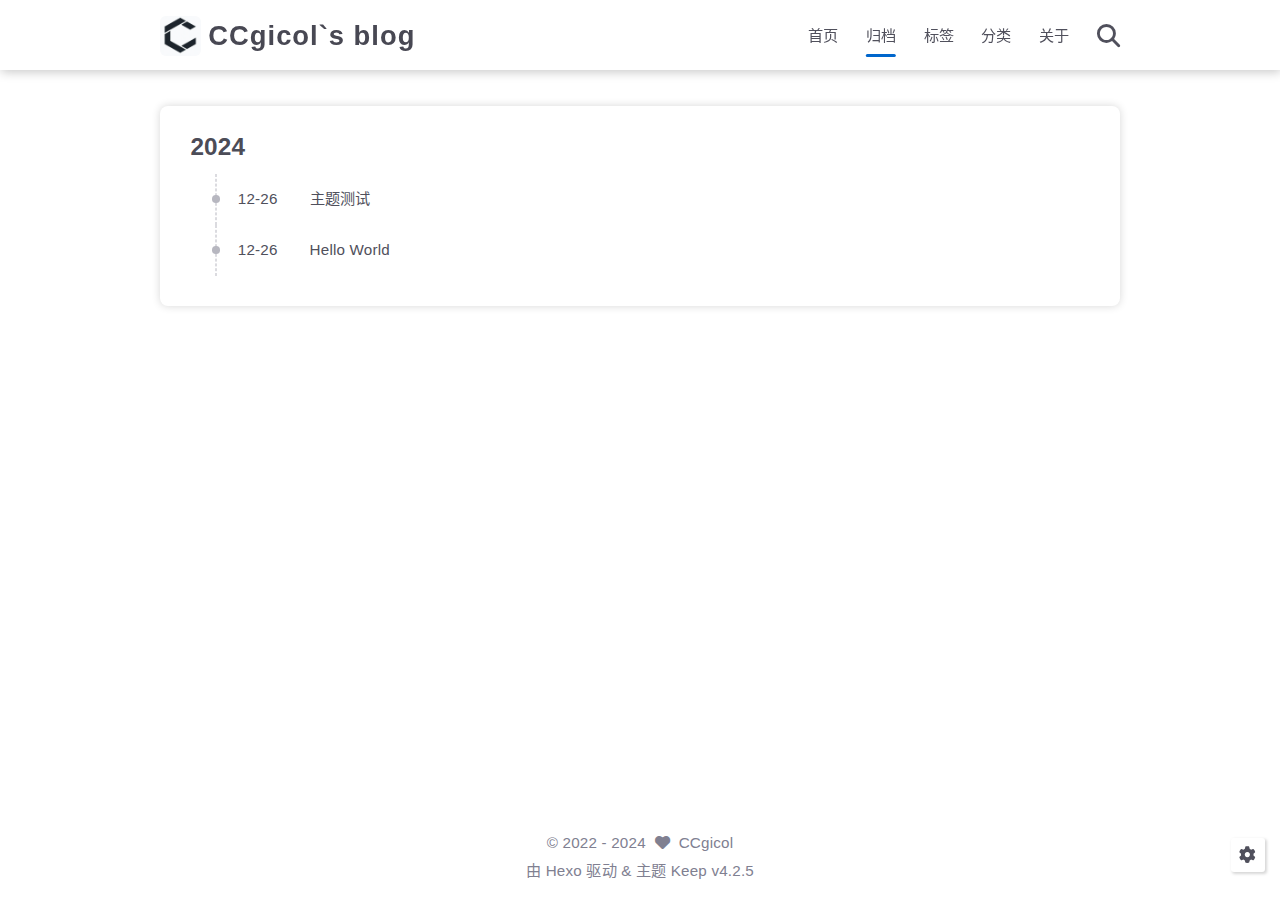
<file: archives/2024/12/index.html>
<!DOCTYPE html>
<html lang="zh-CN">
<head>
    <meta charset="utf-8">
    <meta name="viewport" content="width=device-width, initial-scale=1, maximum-scale=1">
    <meta name="keywords" content="Hexo Theme Keep">
    <meta name="description" content="Hexo Theme Keep">
    <meta name="author" content="CCgicol">
    
    <title>
        
            归档: 2024/12 |
        
        CCgicol`s blog
    </title>
    
<link rel="stylesheet" href="/css/style.css">

    
        <link rel="shortcut icon" href="/images/logoc.png">
    
    
<link rel="stylesheet" href="/font/css/fontawesome.min.css">

    
<link rel="stylesheet" href="/font/css/regular.min.css">

    
<link rel="stylesheet" href="/font/css/solid.min.css">

    
<link rel="stylesheet" href="/font/css/brands.min.css">

    
    <script class="keep-theme-configurations">
    const KEEP = window.KEEP || {}
    KEEP.hexo_config = {"hostname":"example.com","root":"/","language":"zh-CN","path":"search.json"}
    KEEP.theme_config = {"base_info":{"primary_color":"#0066cc","title":"CCgicol`s blog","author":"CCgicol","avatar":"/images/nikoniko.jpg","logo":"/images/logoc.png","favicon":"/images/logoc.png"},"menu":{"home":"/","archives":"/archives","tags":"/tags","categories":"/categories","about":"/about"},"first_screen":{"enable":false,"background_img":"/images/bg.svg","background_img_dark":"/images/bg.svg","description":"Keep writing and Keep loving.","hitokoto":false},"social_contact":{"enable":false,"links":{"github":null,"weixin":null,"qq":1175878375,"weibo":null,"zhihu":null,"twitter":null,"x":null,"facebook":null,"email":null}},"scroll":{"progress_bar":true,"percent":true,"hide_header":true},"home":{"announcement":null,"category":true,"tag":true,"post_datetime":"updated"},"post":{"author_badge":{"enable":true,"level_badge":true,"custom_badge":["One","Two","Three"]},"word_count":{"wordcount":true,"min2read":true},"datetime_format":"YYYY-MM-DD HH:mm:ss","copyright_info":false,"share":true,"reward":{"enable":true,"img_link":"/images/payment.jpg","text":"请作者喝杯茶","icon":null}},"code_block":{"tools":{"enable":true,"style":"mac"},"highlight_theme":"obsidian"},"toc":{"enable":true,"number":true,"expand_all":false,"init_open":true,"layout":"left"},"website_count":{"busuanzi_count":{"enable":false,"site_uv":false,"site_pv":false,"page_pv":false}},"local_search":{"enable":true,"preload":true},"comment":{"enable":false,"use":"valine","valine":{"appid":null,"appkey":null,"server_urls":null,"placeholder":null},"gitalk":{"github_id":null,"github_admins":null,"repository":null,"client_id":null,"client_secret":null,"proxy":null},"twikoo":{"env_id":null,"region":null,"version":"1.6.39"},"waline":{"server_url":null,"reaction":false,"version":"3.3.2"},"giscus":{"repo":null,"repo_id":null,"category":"Announcements","category_id":null,"reactions_enabled":false},"artalk":{"server":null},"disqus":{"shortname":null}},"rss":{"enable":false},"lazyload":{"enable":true},"cdn":{"enable":false,"provider":"cdnjs"},"pjax":{"enable":true},"footer":{"since":2022,"word_count":true,"site_deploy":{"enable":false,"provider":"github","url":null},"record":{"enable":false,"list":[{"code":null,"link":null}]}},"inject":{"enable":false,"css":[null],"js":[null]},"root":"","source_data":{},"version":"4.2.5"}
    KEEP.language_ago = {"second":"%s 秒前","minute":"%s 分钟前","hour":"%s 小时前","day":"%s 天前","week":"%s 周前","month":"%s 个月前","year":"%s 年前"}
    KEEP.language_code_block = {"copy":"复制代码","copied":"已复制","fold":"折叠代码块","folded":"已折叠"}
    KEEP.language_copy_copyright = {"copy":"复制版权信息","copied":"已复制","title":"原文标题","author":"原文作者","link":"原文链接"}
  </script>
<meta name="generator" content="Hexo 7.3.0"></head>


<body>
<div class="progress-bar-container">
    
        <span class="scroll-progress-bar"></span>
    

    
        <span class="pjax-progress-bar"></span>
        <i class="pjax-progress-icon fas fa-circle-notch fa-spin"></i>
    
</div>



<main class="page-container border-box">
    <!-- home first screen  -->
    

    <!-- page content -->
    <div class="page-main-content border-box">
        <div class="page-main-content-top">
            
<header class="header-wrapper">

    <div class="border-box header-content">
        <div class="left flex-start border-box">
            
                <a class="logo-image border-box" href="/">
                    <img src="/images/logoc.png">
                </a>
            
            <a class="site-name border-box" href="/">
               CCgicol`s blog
            </a>
        </div>

        <div class="right border-box">
            <div class="pc border-box">
                <ul class="menu-list border-box">
                    
                        
                        <li class="menu-item flex-start border-box">
                            <a class="menu-text-color border-box" href="/">
                                
                                首页
                                
                            </a>
                            
                        </li>
                    
                        
                        <li class="menu-item flex-start border-box active">
                            <a class="menu-text-color border-box" href="/archives">
                                
                                归档
                                
                            </a>
                            
                        </li>
                    
                        
                        <li class="menu-item flex-start border-box">
                            <a class="menu-text-color border-box" href="/tags">
                                
                                标签
                                
                            </a>
                            
                        </li>
                    
                        
                        <li class="menu-item flex-start border-box">
                            <a class="menu-text-color border-box" href="/categories">
                                
                                分类
                                
                            </a>
                            
                        </li>
                    
                        
                        <li class="menu-item flex-start border-box">
                            <a class="menu-text-color border-box" href="/about">
                                
                                关于
                                
                            </a>
                            
                        </li>
                    
                    
                        <li class="menu-item search search-popup-trigger">
                            <i class="menu-text-color fas search fa-search"></i>
                        </li>
                    
                </ul>
            </div>
            <div class="mobile border-box flex-start">
                
                    <div class="icon-item search search-popup-trigger"><i class="fas fa-search"></i></div>
                
                <div class="icon-item menu-bar">
                    <div class="menu-bar-middle"></div>
                </div>
            </div>
        </div>
    </div>

    <div class="header-drawer">
        <ul class="drawer-menu-list border-box">
            
                
                <li class="drawer-menu-item border-box not-sub-menu">
                    <label class="drawer-menu-label border-box">
                        <a class="drawer-menu-text-color left-side flex-start border-box" href="/">
                            
                            首页
                        </a>
                        
                    </label>
                    
                </li>
            
                
                <li class="drawer-menu-item border-box not-sub-menu active">
                    <label class="drawer-menu-label border-box">
                        <a class="drawer-menu-text-color left-side flex-start border-box" href="/archives">
                            
                            归档
                        </a>
                        
                    </label>
                    
                </li>
            
                
                <li class="drawer-menu-item border-box not-sub-menu">
                    <label class="drawer-menu-label border-box">
                        <a class="drawer-menu-text-color left-side flex-start border-box" href="/tags">
                            
                            标签
                        </a>
                        
                    </label>
                    
                </li>
            
                
                <li class="drawer-menu-item border-box not-sub-menu">
                    <label class="drawer-menu-label border-box">
                        <a class="drawer-menu-text-color left-side flex-start border-box" href="/categories">
                            
                            分类
                        </a>
                        
                    </label>
                    
                </li>
            
                
                <li class="drawer-menu-item border-box not-sub-menu">
                    <label class="drawer-menu-label border-box">
                        <a class="drawer-menu-text-color left-side flex-start border-box" href="/about">
                            
                            关于
                        </a>
                        
                    </label>
                    
                </li>
            
        </ul>
    </div>

    <div class="window-mask"></div>

</header>


        </div>

        <div class="page-main-content-middle border-box">

            <div class="main-content border-box">
                

                    <div class="fade-in-down-animation">
    <div class="archives-container">
        <div class="archives-timeline border-box">
            
<div class="archive-list-container border-box">
    
        <section class="archive-item border-box">
            <div class="archive-item-header border-box">
                <span class="archive-year">2024</span>
            </div>
            <ul class="archive-item-body border-box">
                
                    <li class="post-item border-box">
                        <span class="starting-point border-box flex-center"></span>
                        <span class="post-date border-box">12-26</span>
                        <a class="post-title border-box text-ellipsis"
                           href="/2024/12/26/first%20blog/"
                        >主题测试</a>
                    </li>
                
                    <li class="post-item border-box">
                        <span class="starting-point border-box flex-center"></span>
                        <span class="post-date border-box">12-26</span>
                        <a class="post-title border-box text-ellipsis"
                           href="/2024/12/26/hello-world/"
                        >Hello World</a>
                    </li>
                
            </ul>
        </section>
    
</div>

        </div>
    </div>
    



</div>


                
            </div>
        </div>

        <div class="page-main-content-bottom border-box">
            
<footer class="footer border-box">
    <div class="copyright-info info-item">
    &copy;&nbsp;<span>2022</span>&nbsp;-&nbsp;2024
    
            &nbsp;<i class="fas fa-heart icon-animate"></i>&nbsp;&nbsp;<a href="/">CCgicol</a>
        
    </div>

    <div class="theme-info info-item">
        由&nbsp;<a target="_blank" href="https://hexo.io">Hexo</a>&nbsp;驱动&nbsp;&&nbsp;主题&nbsp;<a class="keep-version" target="_blank" href="https://github.com/XPoet/hexo-theme-keep">Keep</a>
    </div>

    

    

    
</footer>

        </div>
    </div>

    <!-- post tools -->
    

    <!-- side tools -->
    <div class="side-tools">
        <div class="side-tools-container border-box ">
    <ul class="side-tools-list side-tools-show-handle border-box">
        <li class="tools-item tool-font-adjust-plus flex-center">
            <i class="fas fa-search-plus"></i>
        </li>

        <li class="tools-item tool-font-adjust-minus flex-center">
            <i class="fas fa-search-minus"></i>
        </li>

        <!-- toggle mode -->
        
            <li class="tools-item tool-toggle-theme-mode flex-center">
                <i class="fas fa-moon"></i>
            </li>
        

        <!-- rss -->
        

        <!-- to bottom -->
        <li class="tools-item tool-scroll-to-bottom flex-center">
            <i class="fas fa-arrow-down"></i>
        </li>
    </ul>

    <ul class="exposed-tools-list border-box">
        

        

        <li class="tools-item tool-toggle-show flex-center">
            <i class="fas fa-cog fa-spin"></i>
        </li>

        <li class="tools-item tool-scroll-to-top flex-center show-arrow">
            <i class="arrow fas fa-arrow-up"></i>
            <span class="percent"></span>
        </li>
    </ul>
</div>

    </div>

    <!-- image mask -->
    <div class="zoom-in-image-mask">
    <img class="zoom-in-image">
</div>


    <!-- local search -->
    
        <div class="search-pop-overlay">
    <div class="popup search-popup">
        <div class="search-header">
          <span class="search-input-field-pre">
            <i class="fas fa-keyboard"></i>
          </span>
            <div class="search-input-container">
                <input autocomplete="off"
                       autocorrect="off"
                       autocapitalize="off"
                       placeholder="搜索..."
                       spellcheck="false"
                       type="search"
                       class="search-input"
                >
            </div>
            <span class="close-popup-btn">
                <i class="fas fa-times"></i>
            </span>
        </div>
        <div id="search-result">
            <div id="no-result">
                <i class="fas fa-spinner fa-pulse fa-5x fa-fw"></i>
            </div>
        </div>
    </div>
</div>

    

    <!-- tablet toc -->
    
</main>






<!-- common js -->

<script src="/js/utils.js"></script>

<script src="/js/header-shrink.js"></script>

<script src="/js/back2top.js"></script>

<script src="/js/toggle-theme.js"></script>

<script src="/js/code-block.js"></script>

<script src="/js/main.js"></script>

<script src="/js/libs/anime.min.js"></script>


<!-- local search -->

    
<script src="/js/local-search.js"></script>



<!-- lazyload -->

    
<script src="/js/lazyload.js"></script>



<div class="pjax">
    <!-- home page -->
    

    <!-- post page -->
    

    <!-- categories page -->
    

    <!-- links page -->
    

    <!-- photos page -->
    

    <!-- tools page -->
    
</div>

<!-- mermaid -->


<!-- pjax -->

    
<script src="/js/libs/pjax.min.js"></script>

<script>
    window.addEventListener('DOMContentLoaded', () => {
        window.pjax = new Pjax({
            selectors: [
                'head title',
                '.page-container',
                '.pjax'
            ],
            history: true,
            debug: false,
            cacheBust: false,
            timeout: 0,
            analytics: false,
            currentUrlFullReload: false,
            scrollRestoration: false,
        });

        document.addEventListener('pjax:send', () => {
            KEEP.utils.pjaxProgressBarStart()
        });

        document.addEventListener('pjax:complete', () => {
            KEEP.utils.pjaxProgressBarEnd()
            window.pjax.executeScripts(document.querySelectorAll('script[data-pjax], .pjax script'))
            KEEP.initExecute()
        });
    });
</script>




</body>
</html>
</file>
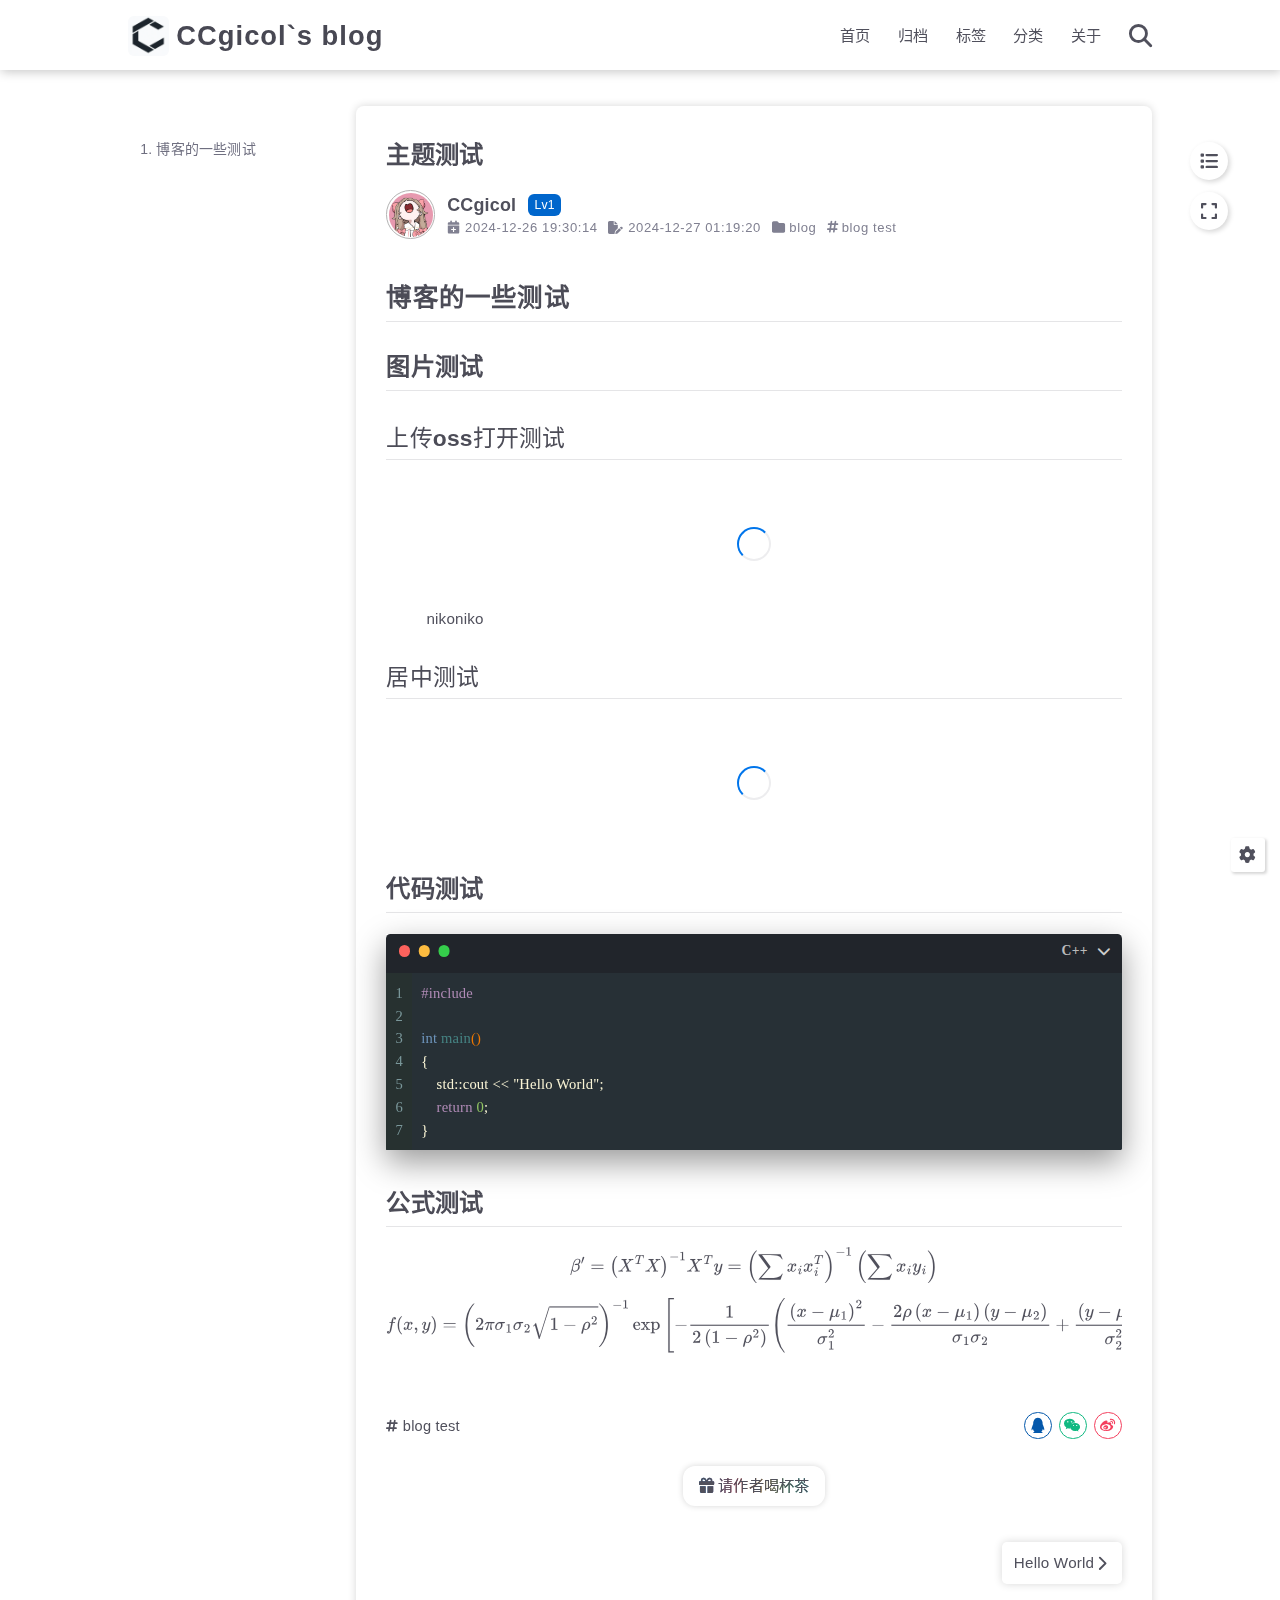
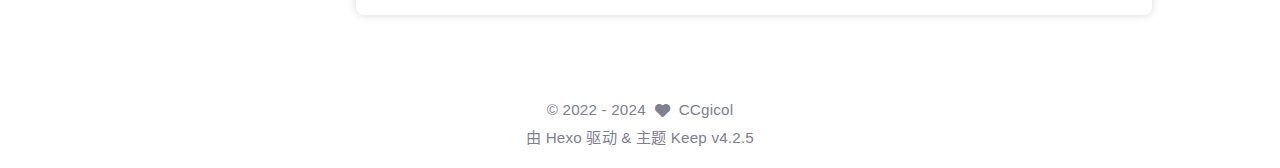
<file: 2024/12/26/first blog/index.html>
<!DOCTYPE html>
<html lang="zh-CN">
<head>
    <meta charset="utf-8">
    <meta name="viewport" content="width=device-width, initial-scale=1, maximum-scale=1">
    <meta name="keywords" content="Hexo Theme Keep">
    <meta name="description" content="Hexo Theme Keep">
    <meta name="author" content="CCgicol">
    
    <title>
        
            主题测试 |
        
        CCgicol`s blog
    </title>
    
<link rel="stylesheet" href="/css/style.css">

    
        <link rel="shortcut icon" href="/images/logoc.png">
    
    
<link rel="stylesheet" href="/font/css/fontawesome.min.css">

    
<link rel="stylesheet" href="/font/css/regular.min.css">

    
<link rel="stylesheet" href="/font/css/solid.min.css">

    
<link rel="stylesheet" href="/font/css/brands.min.css">

    
    <script class="keep-theme-configurations">
    const KEEP = window.KEEP || {}
    KEEP.hexo_config = {"hostname":"example.com","root":"/","language":"zh-CN","path":"search.json"}
    KEEP.theme_config = {"base_info":{"primary_color":"#0066cc","title":"CCgicol`s blog","author":"CCgicol","avatar":"/images/nikoniko.jpg","logo":"/images/logoc.png","favicon":"/images/logoc.png"},"menu":{"home":"/","archives":"/archives","tags":"/tags","categories":"/categories","about":"/about"},"first_screen":{"enable":false,"background_img":"/images/bg.svg","background_img_dark":"/images/bg.svg","description":"Keep writing and Keep loving.","hitokoto":false},"social_contact":{"enable":false,"links":{"github":null,"weixin":null,"qq":1175878375,"weibo":null,"zhihu":null,"twitter":null,"x":null,"facebook":null,"email":null}},"scroll":{"progress_bar":true,"percent":true,"hide_header":true},"home":{"announcement":null,"category":true,"tag":true,"post_datetime":"updated"},"post":{"author_badge":{"enable":true,"level_badge":true,"custom_badge":["One","Two","Three"]},"word_count":{"wordcount":true,"min2read":true},"datetime_format":"YYYY-MM-DD HH:mm:ss","copyright_info":false,"share":true,"reward":{"enable":true,"img_link":"/images/payment.jpg","text":"请作者喝杯茶","icon":null}},"code_block":{"tools":{"enable":true,"style":"mac"},"highlight_theme":"obsidian"},"toc":{"enable":true,"number":true,"expand_all":false,"init_open":true,"layout":"left"},"website_count":{"busuanzi_count":{"enable":false,"site_uv":false,"site_pv":false,"page_pv":false}},"local_search":{"enable":true,"preload":true},"comment":{"enable":false,"use":"valine","valine":{"appid":null,"appkey":null,"server_urls":null,"placeholder":null},"gitalk":{"github_id":null,"github_admins":null,"repository":null,"client_id":null,"client_secret":null,"proxy":null},"twikoo":{"env_id":null,"region":null,"version":"1.6.39"},"waline":{"server_url":null,"reaction":false,"version":"3.3.2"},"giscus":{"repo":null,"repo_id":null,"category":"Announcements","category_id":null,"reactions_enabled":false},"artalk":{"server":null},"disqus":{"shortname":null}},"rss":{"enable":false},"lazyload":{"enable":true},"cdn":{"enable":false,"provider":"cdnjs"},"pjax":{"enable":true},"footer":{"since":2022,"word_count":true,"site_deploy":{"enable":false,"provider":"github","url":null},"record":{"enable":false,"list":[{"code":null,"link":null}]}},"inject":{"enable":false,"css":[null],"js":[null]},"root":"","source_data":{},"version":"4.2.5"}
    KEEP.language_ago = {"second":"%s 秒前","minute":"%s 分钟前","hour":"%s 小时前","day":"%s 天前","week":"%s 周前","month":"%s 个月前","year":"%s 年前"}
    KEEP.language_code_block = {"copy":"复制代码","copied":"已复制","fold":"折叠代码块","folded":"已折叠"}
    KEEP.language_copy_copyright = {"copy":"复制版权信息","copied":"已复制","title":"原文标题","author":"原文作者","link":"原文链接"}
  </script>
<meta name="generator" content="Hexo 7.3.0"><style>mjx-container[jax="SVG"] {
  direction: ltr;
}

mjx-container[jax="SVG"] > svg {
  overflow: visible;
}

mjx-container[jax="SVG"][display="true"] {
  display: block;
  text-align: center;
  margin: 1em 0;
}

mjx-container[jax="SVG"][justify="left"] {
  text-align: left;
}

mjx-container[jax="SVG"][justify="right"] {
  text-align: right;
}

g[data-mml-node="merror"] > g {
  fill: red;
  stroke: red;
}

g[data-mml-node="merror"] > rect[data-background] {
  fill: yellow;
  stroke: none;
}

g[data-mml-node="mtable"] > line[data-line] {
  stroke-width: 70px;
  fill: none;
}

g[data-mml-node="mtable"] > rect[data-frame] {
  stroke-width: 70px;
  fill: none;
}

g[data-mml-node="mtable"] > .mjx-dashed {
  stroke-dasharray: 140;
}

g[data-mml-node="mtable"] > .mjx-dotted {
  stroke-linecap: round;
  stroke-dasharray: 0,140;
}

g[data-mml-node="mtable"] > svg {
  overflow: visible;
}

[jax="SVG"] mjx-tool {
  display: inline-block;
  position: relative;
  width: 0;
  height: 0;
}

[jax="SVG"] mjx-tool > mjx-tip {
  position: absolute;
  top: 0;
  left: 0;
}

mjx-tool > mjx-tip {
  display: inline-block;
  padding: .2em;
  border: 1px solid #888;
  font-size: 70%;
  background-color: #F8F8F8;
  color: black;
  box-shadow: 2px 2px 5px #AAAAAA;
}

g[data-mml-node="maction"][data-toggle] {
  cursor: pointer;
}

mjx-status {
  display: block;
  position: fixed;
  left: 1em;
  bottom: 1em;
  min-width: 25%;
  padding: .2em .4em;
  border: 1px solid #888;
  font-size: 90%;
  background-color: #F8F8F8;
  color: black;
}

foreignObject[data-mjx-xml] {
  font-family: initial;
  line-height: normal;
  overflow: visible;
}

.MathJax path {
  stroke-width: 3;
}

mjx-container[display="true"] {
  overflow: auto hidden;
}

mjx-container[display="true"] + br {
  display: none;
}
</style></head>


<body>
<div class="progress-bar-container">
    
        <span class="scroll-progress-bar"></span>
    

    
        <span class="pjax-progress-bar"></span>
        <i class="pjax-progress-icon fas fa-circle-notch fa-spin"></i>
    
</div>



<main class="page-container border-box">
    <!-- home first screen  -->
    

    <!-- page content -->
    <div class="page-main-content border-box">
        <div class="page-main-content-top">
            
<header class="header-wrapper">

    <div class="border-box header-content">
        <div class="left flex-start border-box">
            
                <a class="logo-image border-box" href="/">
                    <img src="/images/logoc.png">
                </a>
            
            <a class="site-name border-box" href="/">
               CCgicol`s blog
            </a>
        </div>

        <div class="right border-box">
            <div class="pc border-box">
                <ul class="menu-list border-box">
                    
                        
                        <li class="menu-item flex-start border-box">
                            <a class="menu-text-color border-box" href="/">
                                
                                首页
                                
                            </a>
                            
                        </li>
                    
                        
                        <li class="menu-item flex-start border-box">
                            <a class="menu-text-color border-box" href="/archives">
                                
                                归档
                                
                            </a>
                            
                        </li>
                    
                        
                        <li class="menu-item flex-start border-box">
                            <a class="menu-text-color border-box" href="/tags">
                                
                                标签
                                
                            </a>
                            
                        </li>
                    
                        
                        <li class="menu-item flex-start border-box">
                            <a class="menu-text-color border-box" href="/categories">
                                
                                分类
                                
                            </a>
                            
                        </li>
                    
                        
                        <li class="menu-item flex-start border-box">
                            <a class="menu-text-color border-box" href="/about">
                                
                                关于
                                
                            </a>
                            
                        </li>
                    
                    
                        <li class="menu-item search search-popup-trigger">
                            <i class="menu-text-color fas search fa-search"></i>
                        </li>
                    
                </ul>
            </div>
            <div class="mobile border-box flex-start">
                
                    <div class="icon-item search search-popup-trigger"><i class="fas fa-search"></i></div>
                
                <div class="icon-item menu-bar">
                    <div class="menu-bar-middle"></div>
                </div>
            </div>
        </div>
    </div>

    <div class="header-drawer">
        <ul class="drawer-menu-list border-box">
            
                
                <li class="drawer-menu-item border-box not-sub-menu">
                    <label class="drawer-menu-label border-box">
                        <a class="drawer-menu-text-color left-side flex-start border-box" href="/">
                            
                            首页
                        </a>
                        
                    </label>
                    
                </li>
            
                
                <li class="drawer-menu-item border-box not-sub-menu">
                    <label class="drawer-menu-label border-box">
                        <a class="drawer-menu-text-color left-side flex-start border-box" href="/archives">
                            
                            归档
                        </a>
                        
                    </label>
                    
                </li>
            
                
                <li class="drawer-menu-item border-box not-sub-menu">
                    <label class="drawer-menu-label border-box">
                        <a class="drawer-menu-text-color left-side flex-start border-box" href="/tags">
                            
                            标签
                        </a>
                        
                    </label>
                    
                </li>
            
                
                <li class="drawer-menu-item border-box not-sub-menu">
                    <label class="drawer-menu-label border-box">
                        <a class="drawer-menu-text-color left-side flex-start border-box" href="/categories">
                            
                            分类
                        </a>
                        
                    </label>
                    
                </li>
            
                
                <li class="drawer-menu-item border-box not-sub-menu">
                    <label class="drawer-menu-label border-box">
                        <a class="drawer-menu-text-color left-side flex-start border-box" href="/about">
                            
                            关于
                        </a>
                        
                    </label>
                    
                </li>
            
        </ul>
    </div>

    <div class="window-mask"></div>

</header>


        </div>

        <div class="page-main-content-middle border-box">

            <div class="main-content border-box">
                

                    
<div class="fade-in-down-animation">
    <div class="post-page-container border-box">
        <div class="post-content-container border-box">
            

            <div class="post-content-bottom border-box">
                
                    <div class="post-title">
                        主题测试
                    </div>
                

                
                    <div class="post-header border-box">
                        
                            <div class="avatar-box border-box">
                                <img src="/images/nikoniko.jpg">
                            </div>
                        
                        <div class="info-box">
                            <div class="author border-box">
                                <span class="name">CCgicol</span>
                                
                                    <span class="author-badge">Lv1</span>
                                
                            </div>
                            <div class="meta-info border-box">
                                

<div class="post-meta-info-container border-box post">
    <div class="post-meta-info border-box">
        

        
            <span class="meta-info-item post-create-date">
                <i class="icon fa-solid fa-calendar-plus"></i>&nbsp;
                <span class="datetime">2024-12-26 19:30:14</span>
            </span>

            
                <span class="meta-info-item post-update-date">
                    <i class="icon fa-solid fa-file-pen"></i>&nbsp;
                    <span class="datetime" data-updated="Fri Dec 27 2024 09:19:20 GMT+0800">2024-12-27 09:19:20</span>
                </span>
            
        

        
            <span class="meta-info-item post-category border-box"><i class="icon fas fa-folder"></i>&nbsp;
                <ul class="post-category-ul">
                    
                            <li class="category-item"><a href="/categories/blog/">blog</a></li>
                        
                    
                </ul>
            </span>
        

        
            <span class="post-tag meta-info-item border-box">
                <ul class="post-tag-ul">
                    
                            <li class="tag-item"><span class="tag-separator"><i class="icon fas fa-hashtag"></i></span><a href="/tags/blog-test/">blog test</a></li>
                        
                    
                </ul>
            </span>
        

        
        
        
        
    </div>

    
</div>

                            </div>
                        </div>
                    </div>
                

                <div class="post-content keep-markdown-body ">
                    

                    
                         <h1 id="博客的一些测试">博客的一些测试</h1>
<h2 id="图片测试">图片测试</h2>
<h3 id="上传oss打开测试">上传oss打开测试</h3>
<figure>
<img lazyload="" alt="nikoniko" data-src="https://cigol-blog-images.oss-cn-qingdao.aliyuncs.com/202412261923451.jpg">
<figcaption aria-hidden="true">nikoniko</figcaption>
</figure>
<h3 id="居中测试">居中测试</h3>
<center>
<img lazyload="" alt="image" data-src="https://cigol-blog-images.oss-cn-qingdao.aliyuncs.com/202412261925134.png" width="25%" height="25%">
</center>
<h2 id="代码测试">代码测试</h2>
<figure class="highlight c++"><table><tr><td class="gutter"><pre><span class="line">1</span><br><span class="line">2</span><br><span class="line">3</span><br><span class="line">4</span><br><span class="line">5</span><br><span class="line">6</span><br><span class="line">7</span><br></pre></td><td class="code"><pre><span class="line"><span class="meta">#<span class="keyword">include</span> </span></span><br><span class="line"> </span><br><span class="line"><span class="function"><span class="type">int</span> <span class="title">main</span><span class="params">()</span></span></span><br><span class="line"><span class="function"></span>{</span><br><span class="line">    std::cout &lt;&lt; <span class="string">"Hello World"</span>;</span><br><span class="line">    <span class="keyword">return</span> <span class="number">0</span>;</span><br><span class="line">}</span><br></pre></td></tr></table></figure>
<h2 id="公式测试">公式测试</h2>
<p><span class="math display"><mjx-container class="MathJax" jax="SVG" display="true"><svg style="vertical-align: -1.469ex;" xmlns="http://www.w3.org/2000/svg" width="45.823ex" height="4.518ex" role="img" focusable="false" viewBox="0 -1347.5 20253.6 1997"><g stroke="currentColor" fill="currentColor" stroke-width="0" transform="scale(1,-1)"><g data-mml-node="math"><g data-mml-node="msup"><g data-mml-node="mi"><path data-c="1D6FD" d="M29 -194Q23 -188 23 -186Q23 -183 102 134T186 465Q208 533 243 584T309 658Q365 705 429 705H431Q493 705 533 667T573 570Q573 465 469 396L482 383Q533 332 533 252Q533 139 448 65T257 -10Q227 -10 203 -2T165 17T143 40T131 59T126 65L62 -188Q60 -194 42 -194H29ZM353 431Q392 431 427 419L432 422Q436 426 439 429T449 439T461 453T472 471T484 495T493 524T501 560Q503 569 503 593Q503 611 502 616Q487 667 426 667Q384 667 347 643T286 582T247 514T224 455Q219 439 186 308T152 168Q151 163 151 147Q151 99 173 68Q204 26 260 26Q302 26 349 51T425 137Q441 171 449 214T457 279Q457 337 422 372Q380 358 347 358H337Q258 358 258 389Q258 396 261 403Q275 431 353 431Z"></path></g><g data-mml-node="TeXAtom" transform="translate(599,413) scale(0.707)" data-mjx-texclass="ORD"><g data-mml-node="mi"><path data-c="2032" d="M79 43Q73 43 52 49T30 61Q30 68 85 293T146 528Q161 560 198 560Q218 560 240 545T262 501Q262 496 260 486Q259 479 173 263T84 45T79 43Z"></path></g></g></g><g data-mml-node="mo" transform="translate(1121.2,0)"><path data-c="3D" d="M56 347Q56 360 70 367H707Q722 359 722 347Q722 336 708 328L390 327H72Q56 332 56 347ZM56 153Q56 168 72 173H708Q722 163 722 153Q722 140 707 133H70Q56 140 56 153Z"></path></g><g data-mml-node="msup" transform="translate(2177,0)"><g data-mml-node="mrow"><g data-mml-node="mo" transform="translate(0 -0.5)"><path data-c="28" d="M152 251Q152 646 388 850H416Q422 844 422 841Q422 837 403 816T357 753T302 649T255 482T236 250Q236 124 255 19T301 -147T356 -251T403 -315T422 -340Q422 -343 416 -349H388Q359 -325 332 -296T271 -213T212 -97T170 56T152 251Z"></path></g><g data-mml-node="msup" transform="translate(458,0)"><g data-mml-node="mi"><path data-c="1D44B" d="M42 0H40Q26 0 26 11Q26 15 29 27Q33 41 36 43T55 46Q141 49 190 98Q200 108 306 224T411 342Q302 620 297 625Q288 636 234 637H206Q200 643 200 645T202 664Q206 677 212 683H226Q260 681 347 681Q380 681 408 681T453 682T473 682Q490 682 490 671Q490 670 488 658Q484 643 481 640T465 637Q434 634 411 620L488 426L541 485Q646 598 646 610Q646 628 622 635Q617 635 609 637Q594 637 594 648Q594 650 596 664Q600 677 606 683H618Q619 683 643 683T697 681T738 680Q828 680 837 683H845Q852 676 852 672Q850 647 840 637H824Q790 636 763 628T722 611T698 593L687 584Q687 585 592 480L505 384Q505 383 536 304T601 142T638 56Q648 47 699 46Q734 46 734 37Q734 35 732 23Q728 7 725 4T711 1Q708 1 678 1T589 2Q528 2 496 2T461 1Q444 1 444 10Q444 11 446 25Q448 35 450 39T455 44T464 46T480 47T506 54Q523 62 523 64Q522 64 476 181L429 299Q241 95 236 84Q232 76 232 72Q232 53 261 47Q262 47 267 47T273 46Q276 46 277 46T280 45T283 42T284 35Q284 26 282 19Q279 6 276 4T261 1Q258 1 243 1T201 2T142 2Q64 2 42 0Z"></path></g><g data-mml-node="TeXAtom" transform="translate(936.2,413) scale(0.707)" data-mjx-texclass="ORD"><g data-mml-node="mi"><path data-c="1D447" d="M40 437Q21 437 21 445Q21 450 37 501T71 602L88 651Q93 669 101 677H569H659Q691 677 697 676T704 667Q704 661 687 553T668 444Q668 437 649 437Q640 437 637 437T631 442L629 445Q629 451 635 490T641 551Q641 586 628 604T573 629Q568 630 515 631Q469 631 457 630T439 622Q438 621 368 343T298 60Q298 48 386 46Q418 46 427 45T436 36Q436 31 433 22Q429 4 424 1L422 0Q419 0 415 0Q410 0 363 1T228 2Q99 2 64 0H49Q43 6 43 9T45 27Q49 40 55 46H83H94Q174 46 189 55Q190 56 191 56Q196 59 201 76T241 233Q258 301 269 344Q339 619 339 625Q339 630 310 630H279Q212 630 191 624Q146 614 121 583T67 467Q60 445 57 441T43 437H40Z"></path></g></g></g><g data-mml-node="mi" transform="translate(1942,0)"><path data-c="1D44B" d="M42 0H40Q26 0 26 11Q26 15 29 27Q33 41 36 43T55 46Q141 49 190 98Q200 108 306 224T411 342Q302 620 297 625Q288 636 234 637H206Q200 643 200 645T202 664Q206 677 212 683H226Q260 681 347 681Q380 681 408 681T453 682T473 682Q490 682 490 671Q490 670 488 658Q484 643 481 640T465 637Q434 634 411 620L488 426L541 485Q646 598 646 610Q646 628 622 635Q617 635 609 637Q594 637 594 648Q594 650 596 664Q600 677 606 683H618Q619 683 643 683T697 681T738 680Q828 680 837 683H845Q852 676 852 672Q850 647 840 637H824Q790 636 763 628T722 611T698 593L687 584Q687 585 592 480L505 384Q505 383 536 304T601 142T638 56Q648 47 699 46Q734 46 734 37Q734 35 732 23Q728 7 725 4T711 1Q708 1 678 1T589 2Q528 2 496 2T461 1Q444 1 444 10Q444 11 446 25Q448 35 450 39T455 44T464 46T480 47T506 54Q523 62 523 64Q522 64 476 181L429 299Q241 95 236 84Q232 76 232 72Q232 53 261 47Q262 47 267 47T273 46Q276 46 277 46T280 45T283 42T284 35Q284 26 282 19Q279 6 276 4T261 1Q258 1 243 1T201 2T142 2Q64 2 42 0Z"></path></g><g data-mml-node="mo" transform="translate(2794,0) translate(0 -0.5)"><path data-c="29" d="M305 251Q305 -145 69 -349H56Q43 -349 39 -347T35 -338Q37 -333 60 -307T108 -239T160 -136T204 27T221 250T204 473T160 636T108 740T60 807T35 839Q35 850 50 850H56H69Q197 743 256 566Q305 425 305 251Z"></path></g></g><g data-mml-node="TeXAtom" transform="translate(3285,618.8) scale(0.707)" data-mjx-texclass="ORD"><g data-mml-node="mo"><path data-c="2212" d="M84 237T84 250T98 270H679Q694 262 694 250T679 230H98Q84 237 84 250Z"></path></g><g data-mml-node="mn" transform="translate(778,0)"><path data-c="31" d="M213 578L200 573Q186 568 160 563T102 556H83V602H102Q149 604 189 617T245 641T273 663Q275 666 285 666Q294 666 302 660V361L303 61Q310 54 315 52T339 48T401 46H427V0H416Q395 3 257 3Q121 3 100 0H88V46H114Q136 46 152 46T177 47T193 50T201 52T207 57T213 61V578Z"></path></g></g></g><g data-mml-node="msup" transform="translate(6415.7,0)"><g data-mml-node="mi"><path data-c="1D44B" d="M42 0H40Q26 0 26 11Q26 15 29 27Q33 41 36 43T55 46Q141 49 190 98Q200 108 306 224T411 342Q302 620 297 625Q288 636 234 637H206Q200 643 200 645T202 664Q206 677 212 683H226Q260 681 347 681Q380 681 408 681T453 682T473 682Q490 682 490 671Q490 670 488 658Q484 643 481 640T465 637Q434 634 411 620L488 426L541 485Q646 598 646 610Q646 628 622 635Q617 635 609 637Q594 637 594 648Q594 650 596 664Q600 677 606 683H618Q619 683 643 683T697 681T738 680Q828 680 837 683H845Q852 676 852 672Q850 647 840 637H824Q790 636 763 628T722 611T698 593L687 584Q687 585 592 480L505 384Q505 383 536 304T601 142T638 56Q648 47 699 46Q734 46 734 37Q734 35 732 23Q728 7 725 4T711 1Q708 1 678 1T589 2Q528 2 496 2T461 1Q444 1 444 10Q444 11 446 25Q448 35 450 39T455 44T464 46T480 47T506 54Q523 62 523 64Q522 64 476 181L429 299Q241 95 236 84Q232 76 232 72Q232 53 261 47Q262 47 267 47T273 46Q276 46 277 46T280 45T283 42T284 35Q284 26 282 19Q279 6 276 4T261 1Q258 1 243 1T201 2T142 2Q64 2 42 0Z"></path></g><g data-mml-node="TeXAtom" transform="translate(936.2,413) scale(0.707)" data-mjx-texclass="ORD"><g data-mml-node="mi"><path data-c="1D447" d="M40 437Q21 437 21 445Q21 450 37 501T71 602L88 651Q93 669 101 677H569H659Q691 677 697 676T704 667Q704 661 687 553T668 444Q668 437 649 437Q640 437 637 437T631 442L629 445Q629 451 635 490T641 551Q641 586 628 604T573 629Q568 630 515 631Q469 631 457 630T439 622Q438 621 368 343T298 60Q298 48 386 46Q418 46 427 45T436 36Q436 31 433 22Q429 4 424 1L422 0Q419 0 415 0Q410 0 363 1T228 2Q99 2 64 0H49Q43 6 43 9T45 27Q49 40 55 46H83H94Q174 46 189 55Q190 56 191 56Q196 59 201 76T241 233Q258 301 269 344Q339 619 339 625Q339 630 310 630H279Q212 630 191 624Q146 614 121 583T67 467Q60 445 57 441T43 437H40Z"></path></g></g></g><g data-mml-node="mi" transform="translate(7899.7,0)"><path data-c="1D466" d="M21 287Q21 301 36 335T84 406T158 442Q199 442 224 419T250 355Q248 336 247 334Q247 331 231 288T198 191T182 105Q182 62 196 45T238 27Q261 27 281 38T312 61T339 94Q339 95 344 114T358 173T377 247Q415 397 419 404Q432 431 462 431Q475 431 483 424T494 412T496 403Q496 390 447 193T391 -23Q363 -106 294 -155T156 -205Q111 -205 77 -183T43 -117Q43 -95 50 -80T69 -58T89 -48T106 -45Q150 -45 150 -87Q150 -107 138 -122T115 -142T102 -147L99 -148Q101 -153 118 -160T152 -167H160Q177 -167 186 -165Q219 -156 247 -127T290 -65T313 -9T321 21L315 17Q309 13 296 6T270 -6Q250 -11 231 -11Q185 -11 150 11T104 82Q103 89 103 113Q103 170 138 262T173 379Q173 380 173 381Q173 390 173 393T169 400T158 404H154Q131 404 112 385T82 344T65 302T57 280Q55 278 41 278H27Q21 284 21 287Z"></path></g><g data-mml-node="mo" transform="translate(8667.5,0)"><path data-c="3D" d="M56 347Q56 360 70 367H707Q722 359 722 347Q722 336 708 328L390 327H72Q56 332 56 347ZM56 153Q56 168 72 173H708Q722 163 722 153Q722 140 707 133H70Q56 140 56 153Z"></path></g><g data-mml-node="msup" transform="translate(9723.3,0)"><g data-mml-node="mrow"><g data-mml-node="mo" transform="translate(0 -0.5)"><path data-c="28" d="M180 96T180 250T205 541T266 770T353 944T444 1069T527 1150H555Q561 1144 561 1141Q561 1137 545 1120T504 1072T447 995T386 878T330 721T288 513T272 251Q272 133 280 56Q293 -87 326 -209T399 -405T475 -531T536 -609T561 -640Q561 -643 555 -649H527Q483 -612 443 -568T353 -443T266 -270T205 -41Z"></path></g><g data-mml-node="mo" transform="translate(597,0)"><path data-c="2211" d="M60 948Q63 950 665 950H1267L1325 815Q1384 677 1388 669H1348L1341 683Q1320 724 1285 761Q1235 809 1174 838T1033 881T882 898T699 902H574H543H251L259 891Q722 258 724 252Q725 250 724 246Q721 243 460 -56L196 -356Q196 -357 407 -357Q459 -357 548 -357T676 -358Q812 -358 896 -353T1063 -332T1204 -283T1307 -196Q1328 -170 1348 -124H1388Q1388 -125 1381 -145T1356 -210T1325 -294L1267 -449L666 -450Q64 -450 61 -448Q55 -446 55 -439Q55 -437 57 -433L590 177Q590 178 557 222T452 366T322 544L56 909L55 924Q55 945 60 948Z"></path></g><g data-mml-node="msub" transform="translate(2207.7,0)"><g data-mml-node="mi"><path data-c="1D465" d="M52 289Q59 331 106 386T222 442Q257 442 286 424T329 379Q371 442 430 442Q467 442 494 420T522 361Q522 332 508 314T481 292T458 288Q439 288 427 299T415 328Q415 374 465 391Q454 404 425 404Q412 404 406 402Q368 386 350 336Q290 115 290 78Q290 50 306 38T341 26Q378 26 414 59T463 140Q466 150 469 151T485 153H489Q504 153 504 145Q504 144 502 134Q486 77 440 33T333 -11Q263 -11 227 52Q186 -10 133 -10H127Q78 -10 57 16T35 71Q35 103 54 123T99 143Q142 143 142 101Q142 81 130 66T107 46T94 41L91 40Q91 39 97 36T113 29T132 26Q168 26 194 71Q203 87 217 139T245 247T261 313Q266 340 266 352Q266 380 251 392T217 404Q177 404 142 372T93 290Q91 281 88 280T72 278H58Q52 284 52 289Z"></path></g><g data-mml-node="TeXAtom" transform="translate(605,-150) scale(0.707)" data-mjx-texclass="ORD"><g data-mml-node="mi"><path data-c="1D456" d="M184 600Q184 624 203 642T247 661Q265 661 277 649T290 619Q290 596 270 577T226 557Q211 557 198 567T184 600ZM21 287Q21 295 30 318T54 369T98 420T158 442Q197 442 223 419T250 357Q250 340 236 301T196 196T154 83Q149 61 149 51Q149 26 166 26Q175 26 185 29T208 43T235 78T260 137Q263 149 265 151T282 153Q302 153 302 143Q302 135 293 112T268 61T223 11T161 -11Q129 -11 102 10T74 74Q74 91 79 106T122 220Q160 321 166 341T173 380Q173 404 156 404H154Q124 404 99 371T61 287Q60 286 59 284T58 281T56 279T53 278T49 278T41 278H27Q21 284 21 287Z"></path></g></g></g><g data-mml-node="msubsup" transform="translate(3106.6,0)"><g data-mml-node="mi"><path data-c="1D465" d="M52 289Q59 331 106 386T222 442Q257 442 286 424T329 379Q371 442 430 442Q467 442 494 420T522 361Q522 332 508 314T481 292T458 288Q439 288 427 299T415 328Q415 374 465 391Q454 404 425 404Q412 404 406 402Q368 386 350 336Q290 115 290 78Q290 50 306 38T341 26Q378 26 414 59T463 140Q466 150 469 151T485 153H489Q504 153 504 145Q504 144 502 134Q486 77 440 33T333 -11Q263 -11 227 52Q186 -10 133 -10H127Q78 -10 57 16T35 71Q35 103 54 123T99 143Q142 143 142 101Q142 81 130 66T107 46T94 41L91 40Q91 39 97 36T113 29T132 26Q168 26 194 71Q203 87 217 139T245 247T261 313Q266 340 266 352Q266 380 251 392T217 404Q177 404 142 372T93 290Q91 281 88 280T72 278H58Q52 284 52 289Z"></path></g><g data-mml-node="TeXAtom" transform="translate(605,413) scale(0.707)" data-mjx-texclass="ORD"><g data-mml-node="mi"><path data-c="1D447" d="M40 437Q21 437 21 445Q21 450 37 501T71 602L88 651Q93 669 101 677H569H659Q691 677 697 676T704 667Q704 661 687 553T668 444Q668 437 649 437Q640 437 637 437T631 442L629 445Q629 451 635 490T641 551Q641 586 628 604T573 629Q568 630 515 631Q469 631 457 630T439 622Q438 621 368 343T298 60Q298 48 386 46Q418 46 427 45T436 36Q436 31 433 22Q429 4 424 1L422 0Q419 0 415 0Q410 0 363 1T228 2Q99 2 64 0H49Q43 6 43 9T45 27Q49 40 55 46H83H94Q174 46 189 55Q190 56 191 56Q196 59 201 76T241 233Q258 301 269 344Q339 619 339 625Q339 630 310 630H279Q212 630 191 624Q146 614 121 583T67 467Q60 445 57 441T43 437H40Z"></path></g></g><g data-mml-node="TeXAtom" transform="translate(605,-247) scale(0.707)" data-mjx-texclass="ORD"><g data-mml-node="mi"><path data-c="1D456" d="M184 600Q184 624 203 642T247 661Q265 661 277 649T290 619Q290 596 270 577T226 557Q211 557 198 567T184 600ZM21 287Q21 295 30 318T54 369T98 420T158 442Q197 442 223 419T250 357Q250 340 236 301T196 196T154 83Q149 61 149 51Q149 26 166 26Q175 26 185 29T208 43T235 78T260 137Q263 149 265 151T282 153Q302 153 302 143Q302 135 293 112T268 61T223 11T161 -11Q129 -11 102 10T74 74Q74 91 79 106T122 220Q160 321 166 341T173 380Q173 404 156 404H154Q124 404 99 371T61 287Q60 286 59 284T58 281T56 279T53 278T49 278T41 278H27Q21 284 21 287Z"></path></g></g></g><g data-mml-node="mo" transform="translate(4259.4,0) translate(0 -0.5)"><path data-c="29" d="M35 1138Q35 1150 51 1150H56H69Q113 1113 153 1069T243 944T330 771T391 541T416 250T391 -40T330 -270T243 -443T152 -568T69 -649H56Q43 -649 39 -647T35 -637Q65 -607 110 -548Q283 -316 316 56Q324 133 324 251Q324 368 316 445Q278 877 48 1123Q36 1137 35 1138Z"></path></g></g><g data-mml-node="TeXAtom" transform="translate(4889.4,876.6) scale(0.707)" data-mjx-texclass="ORD"><g data-mml-node="mo"><path data-c="2212" d="M84 237T84 250T98 270H679Q694 262 694 250T679 230H98Q84 237 84 250Z"></path></g><g data-mml-node="mn" transform="translate(778,0)"><path data-c="31" d="M213 578L200 573Q186 568 160 563T102 556H83V602H102Q149 604 189 617T245 641T273 663Q275 666 285 666Q294 666 302 660V361L303 61Q310 54 315 52T339 48T401 46H427V0H416Q395 3 257 3Q121 3 100 0H88V46H114Q136 46 152 46T177 47T193 50T201 52T207 57T213 61V578Z"></path></g></g></g><g data-mml-node="mrow" transform="translate(15733,0)"><g data-mml-node="mo" transform="translate(0 -0.5)"><path data-c="28" d="M180 96T180 250T205 541T266 770T353 944T444 1069T527 1150H555Q561 1144 561 1141Q561 1137 545 1120T504 1072T447 995T386 878T330 721T288 513T272 251Q272 133 280 56Q293 -87 326 -209T399 -405T475 -531T536 -609T561 -640Q561 -643 555 -649H527Q483 -612 443 -568T353 -443T266 -270T205 -41Z"></path></g><g data-mml-node="mo" transform="translate(597,0)"><path data-c="2211" d="M60 948Q63 950 665 950H1267L1325 815Q1384 677 1388 669H1348L1341 683Q1320 724 1285 761Q1235 809 1174 838T1033 881T882 898T699 902H574H543H251L259 891Q722 258 724 252Q725 250 724 246Q721 243 460 -56L196 -356Q196 -357 407 -357Q459 -357 548 -357T676 -358Q812 -358 896 -353T1063 -332T1204 -283T1307 -196Q1328 -170 1348 -124H1388Q1388 -125 1381 -145T1356 -210T1325 -294L1267 -449L666 -450Q64 -450 61 -448Q55 -446 55 -439Q55 -437 57 -433L590 177Q590 178 557 222T452 366T322 544L56 909L55 924Q55 945 60 948Z"></path></g><g data-mml-node="msub" transform="translate(2207.7,0)"><g data-mml-node="mi"><path data-c="1D465" d="M52 289Q59 331 106 386T222 442Q257 442 286 424T329 379Q371 442 430 442Q467 442 494 420T522 361Q522 332 508 314T481 292T458 288Q439 288 427 299T415 328Q415 374 465 391Q454 404 425 404Q412 404 406 402Q368 386 350 336Q290 115 290 78Q290 50 306 38T341 26Q378 26 414 59T463 140Q466 150 469 151T485 153H489Q504 153 504 145Q504 144 502 134Q486 77 440 33T333 -11Q263 -11 227 52Q186 -10 133 -10H127Q78 -10 57 16T35 71Q35 103 54 123T99 143Q142 143 142 101Q142 81 130 66T107 46T94 41L91 40Q91 39 97 36T113 29T132 26Q168 26 194 71Q203 87 217 139T245 247T261 313Q266 340 266 352Q266 380 251 392T217 404Q177 404 142 372T93 290Q91 281 88 280T72 278H58Q52 284 52 289Z"></path></g><g data-mml-node="TeXAtom" transform="translate(605,-150) scale(0.707)" data-mjx-texclass="ORD"><g data-mml-node="mi"><path data-c="1D456" d="M184 600Q184 624 203 642T247 661Q265 661 277 649T290 619Q290 596 270 577T226 557Q211 557 198 567T184 600ZM21 287Q21 295 30 318T54 369T98 420T158 442Q197 442 223 419T250 357Q250 340 236 301T196 196T154 83Q149 61 149 51Q149 26 166 26Q175 26 185 29T208 43T235 78T260 137Q263 149 265 151T282 153Q302 153 302 143Q302 135 293 112T268 61T223 11T161 -11Q129 -11 102 10T74 74Q74 91 79 106T122 220Q160 321 166 341T173 380Q173 404 156 404H154Q124 404 99 371T61 287Q60 286 59 284T58 281T56 279T53 278T49 278T41 278H27Q21 284 21 287Z"></path></g></g></g><g data-mml-node="msub" transform="translate(3106.6,0)"><g data-mml-node="mi"><path data-c="1D466" d="M21 287Q21 301 36 335T84 406T158 442Q199 442 224 419T250 355Q248 336 247 334Q247 331 231 288T198 191T182 105Q182 62 196 45T238 27Q261 27 281 38T312 61T339 94Q339 95 344 114T358 173T377 247Q415 397 419 404Q432 431 462 431Q475 431 483 424T494 412T496 403Q496 390 447 193T391 -23Q363 -106 294 -155T156 -205Q111 -205 77 -183T43 -117Q43 -95 50 -80T69 -58T89 -48T106 -45Q150 -45 150 -87Q150 -107 138 -122T115 -142T102 -147L99 -148Q101 -153 118 -160T152 -167H160Q177 -167 186 -165Q219 -156 247 -127T290 -65T313 -9T321 21L315 17Q309 13 296 6T270 -6Q250 -11 231 -11Q185 -11 150 11T104 82Q103 89 103 113Q103 170 138 262T173 379Q173 380 173 381Q173 390 173 393T169 400T158 404H154Q131 404 112 385T82 344T65 302T57 280Q55 278 41 278H27Q21 284 21 287Z"></path></g><g data-mml-node="TeXAtom" transform="translate(523,-150) scale(0.707)" data-mjx-texclass="ORD"><g data-mml-node="mi"><path data-c="1D456" d="M184 600Q184 624 203 642T247 661Q265 661 277 649T290 619Q290 596 270 577T226 557Q211 557 198 567T184 600ZM21 287Q21 295 30 318T54 369T98 420T158 442Q197 442 223 419T250 357Q250 340 236 301T196 196T154 83Q149 61 149 51Q149 26 166 26Q175 26 185 29T208 43T235 78T260 137Q263 149 265 151T282 153Q302 153 302 143Q302 135 293 112T268 61T223 11T161 -11Q129 -11 102 10T74 74Q74 91 79 106T122 220Q160 321 166 341T173 380Q173 404 156 404H154Q124 404 99 371T61 287Q60 286 59 284T58 281T56 279T53 278T49 278T41 278H27Q21 284 21 287Z"></path></g></g></g><g data-mml-node="mo" transform="translate(3923.6,0) translate(0 -0.5)"><path data-c="29" d="M35 1138Q35 1150 51 1150H56H69Q113 1113 153 1069T243 944T330 771T391 541T416 250T391 -40T330 -270T243 -443T152 -568T69 -649H56Q43 -649 39 -647T35 -637Q65 -607 110 -548Q283 -316 316 56Q324 133 324 251Q324 368 316 445Q278 877 48 1123Q36 1137 35 1138Z"></path></g></g></g></g></svg></mjx-container></span></p>
<p><span class="math display"><mjx-container class="MathJax" jax="SVG" display="true"><svg style="vertical-align: -2.827ex;" xmlns="http://www.w3.org/2000/svg" width="98.711ex" height="6.785ex" role="img" focusable="false" viewBox="0 -1749.5 43630.3 2999"><g stroke="currentColor" fill="currentColor" stroke-width="0" transform="scale(1,-1)"><g data-mml-node="math"><g data-mml-node="mi"><path data-c="1D453" d="M118 -162Q120 -162 124 -164T135 -167T147 -168Q160 -168 171 -155T187 -126Q197 -99 221 27T267 267T289 382V385H242Q195 385 192 387Q188 390 188 397L195 425Q197 430 203 430T250 431Q298 431 298 432Q298 434 307 482T319 540Q356 705 465 705Q502 703 526 683T550 630Q550 594 529 578T487 561Q443 561 443 603Q443 622 454 636T478 657L487 662Q471 668 457 668Q445 668 434 658T419 630Q412 601 403 552T387 469T380 433Q380 431 435 431Q480 431 487 430T498 424Q499 420 496 407T491 391Q489 386 482 386T428 385H372L349 263Q301 15 282 -47Q255 -132 212 -173Q175 -205 139 -205Q107 -205 81 -186T55 -132Q55 -95 76 -78T118 -61Q162 -61 162 -103Q162 -122 151 -136T127 -157L118 -162Z"></path></g><g data-mml-node="mo" transform="translate(550,0)"><path data-c="28" d="M94 250Q94 319 104 381T127 488T164 576T202 643T244 695T277 729T302 750H315H319Q333 750 333 741Q333 738 316 720T275 667T226 581T184 443T167 250T184 58T225 -81T274 -167T316 -220T333 -241Q333 -250 318 -250H315H302L274 -226Q180 -141 137 -14T94 250Z"></path></g><g data-mml-node="mi" transform="translate(939,0)"><path data-c="1D465" d="M52 289Q59 331 106 386T222 442Q257 442 286 424T329 379Q371 442 430 442Q467 442 494 420T522 361Q522 332 508 314T481 292T458 288Q439 288 427 299T415 328Q415 374 465 391Q454 404 425 404Q412 404 406 402Q368 386 350 336Q290 115 290 78Q290 50 306 38T341 26Q378 26 414 59T463 140Q466 150 469 151T485 153H489Q504 153 504 145Q504 144 502 134Q486 77 440 33T333 -11Q263 -11 227 52Q186 -10 133 -10H127Q78 -10 57 16T35 71Q35 103 54 123T99 143Q142 143 142 101Q142 81 130 66T107 46T94 41L91 40Q91 39 97 36T113 29T132 26Q168 26 194 71Q203 87 217 139T245 247T261 313Q266 340 266 352Q266 380 251 392T217 404Q177 404 142 372T93 290Q91 281 88 280T72 278H58Q52 284 52 289Z"></path></g><g data-mml-node="mo" transform="translate(1511,0)"><path data-c="2C" d="M78 35T78 60T94 103T137 121Q165 121 187 96T210 8Q210 -27 201 -60T180 -117T154 -158T130 -185T117 -194Q113 -194 104 -185T95 -172Q95 -168 106 -156T131 -126T157 -76T173 -3V9L172 8Q170 7 167 6T161 3T152 1T140 0Q113 0 96 17Z"></path></g><g data-mml-node="mi" transform="translate(1955.7,0)"><path data-c="1D466" d="M21 287Q21 301 36 335T84 406T158 442Q199 442 224 419T250 355Q248 336 247 334Q247 331 231 288T198 191T182 105Q182 62 196 45T238 27Q261 27 281 38T312 61T339 94Q339 95 344 114T358 173T377 247Q415 397 419 404Q432 431 462 431Q475 431 483 424T494 412T496 403Q496 390 447 193T391 -23Q363 -106 294 -155T156 -205Q111 -205 77 -183T43 -117Q43 -95 50 -80T69 -58T89 -48T106 -45Q150 -45 150 -87Q150 -107 138 -122T115 -142T102 -147L99 -148Q101 -153 118 -160T152 -167H160Q177 -167 186 -165Q219 -156 247 -127T290 -65T313 -9T321 21L315 17Q309 13 296 6T270 -6Q250 -11 231 -11Q185 -11 150 11T104 82Q103 89 103 113Q103 170 138 262T173 379Q173 380 173 381Q173 390 173 393T169 400T158 404H154Q131 404 112 385T82 344T65 302T57 280Q55 278 41 278H27Q21 284 21 287Z"></path></g><g data-mml-node="mo" transform="translate(2445.7,0)"><path data-c="29" d="M60 749L64 750Q69 750 74 750H86L114 726Q208 641 251 514T294 250Q294 182 284 119T261 12T224 -76T186 -143T145 -194T113 -227T90 -246Q87 -249 86 -250H74Q66 -250 63 -250T58 -247T55 -238Q56 -237 66 -225Q221 -64 221 250T66 725Q56 737 55 738Q55 746 60 749Z"></path></g><g data-mml-node="mo" transform="translate(3112.4,0)"><path data-c="3D" d="M56 347Q56 360 70 367H707Q722 359 722 347Q722 336 708 328L390 327H72Q56 332 56 347ZM56 153Q56 168 72 173H708Q722 163 722 153Q722 140 707 133H70Q56 140 56 153Z"></path></g><g data-mml-node="msup" transform="translate(4168.2,0)"><g data-mml-node="mrow"><g data-mml-node="mo" transform="translate(0 -0.5)"><path data-c="28" d="M701 -940Q701 -943 695 -949H664Q662 -947 636 -922T591 -879T537 -818T475 -737T412 -636T350 -511T295 -362T250 -186T221 17T209 251Q209 962 573 1361Q596 1386 616 1405T649 1437T664 1450H695Q701 1444 701 1441Q701 1436 681 1415T629 1356T557 1261T476 1118T400 927T340 675T308 359Q306 321 306 250Q306 -139 400 -430T690 -924Q701 -936 701 -940Z"></path></g><g data-mml-node="mn" transform="translate(736,0)"><path data-c="32" d="M109 429Q82 429 66 447T50 491Q50 562 103 614T235 666Q326 666 387 610T449 465Q449 422 429 383T381 315T301 241Q265 210 201 149L142 93L218 92Q375 92 385 97Q392 99 409 186V189H449V186Q448 183 436 95T421 3V0H50V19V31Q50 38 56 46T86 81Q115 113 136 137Q145 147 170 174T204 211T233 244T261 278T284 308T305 340T320 369T333 401T340 431T343 464Q343 527 309 573T212 619Q179 619 154 602T119 569T109 550Q109 549 114 549Q132 549 151 535T170 489Q170 464 154 447T109 429Z"></path></g><g data-mml-node="mi" transform="translate(1236,0)"><path data-c="1D70B" d="M132 -11Q98 -11 98 22V33L111 61Q186 219 220 334L228 358H196Q158 358 142 355T103 336Q92 329 81 318T62 297T53 285Q51 284 38 284Q19 284 19 294Q19 300 38 329T93 391T164 429Q171 431 389 431Q549 431 553 430Q573 423 573 402Q573 371 541 360Q535 358 472 358H408L405 341Q393 269 393 222Q393 170 402 129T421 65T431 37Q431 20 417 5T381 -10Q370 -10 363 -7T347 17T331 77Q330 86 330 121Q330 170 339 226T357 318T367 358H269L268 354Q268 351 249 275T206 114T175 17Q164 -11 132 -11Z"></path></g><g data-mml-node="msub" transform="translate(1806,0)"><g data-mml-node="mi"><path data-c="1D70E" d="M184 -11Q116 -11 74 34T31 147Q31 247 104 333T274 430Q275 431 414 431H552Q553 430 555 429T559 427T562 425T565 422T567 420T569 416T570 412T571 407T572 401Q572 357 507 357Q500 357 490 357T476 358H416L421 348Q439 310 439 263Q439 153 359 71T184 -11ZM361 278Q361 358 276 358Q152 358 115 184Q114 180 114 178Q106 141 106 117Q106 67 131 47T188 26Q242 26 287 73Q316 103 334 153T356 233T361 278Z"></path></g><g data-mml-node="TeXAtom" transform="translate(604,-150) scale(0.707)" data-mjx-texclass="ORD"><g data-mml-node="mn"><path data-c="31" d="M213 578L200 573Q186 568 160 563T102 556H83V602H102Q149 604 189 617T245 641T273 663Q275 666 285 666Q294 666 302 660V361L303 61Q310 54 315 52T339 48T401 46H427V0H416Q395 3 257 3Q121 3 100 0H88V46H114Q136 46 152 46T177 47T193 50T201 52T207 57T213 61V578Z"></path></g></g></g><g data-mml-node="msub" transform="translate(2813.6,0)"><g data-mml-node="mi"><path data-c="1D70E" d="M184 -11Q116 -11 74 34T31 147Q31 247 104 333T274 430Q275 431 414 431H552Q553 430 555 429T559 427T562 425T565 422T567 420T569 416T570 412T571 407T572 401Q572 357 507 357Q500 357 490 357T476 358H416L421 348Q439 310 439 263Q439 153 359 71T184 -11ZM361 278Q361 358 276 358Q152 358 115 184Q114 180 114 178Q106 141 106 117Q106 67 131 47T188 26Q242 26 287 73Q316 103 334 153T356 233T361 278Z"></path></g><g data-mml-node="TeXAtom" transform="translate(604,-150) scale(0.707)" data-mjx-texclass="ORD"><g data-mml-node="mn"><path data-c="32" d="M109 429Q82 429 66 447T50 491Q50 562 103 614T235 666Q326 666 387 610T449 465Q449 422 429 383T381 315T301 241Q265 210 201 149L142 93L218 92Q375 92 385 97Q392 99 409 186V189H449V186Q448 183 436 95T421 3V0H50V19V31Q50 38 56 46T86 81Q115 113 136 137Q145 147 170 174T204 211T233 244T261 278T284 308T305 340T320 369T333 401T340 431T343 464Q343 527 309 573T212 619Q179 619 154 602T119 569T109 550Q109 549 114 549Q132 549 151 535T170 489Q170 464 154 447T109 429Z"></path></g></g></g><g data-mml-node="msqrt" transform="translate(3821.1,0)"><g transform="translate(1020,0)"><g data-mml-node="mn"><path data-c="31" d="M213 578L200 573Q186 568 160 563T102 556H83V602H102Q149 604 189 617T245 641T273 663Q275 666 285 666Q294 666 302 660V361L303 61Q310 54 315 52T339 48T401 46H427V0H416Q395 3 257 3Q121 3 100 0H88V46H114Q136 46 152 46T177 47T193 50T201 52T207 57T213 61V578Z"></path></g><g data-mml-node="mo" transform="translate(722.2,0)"><path data-c="2212" d="M84 237T84 250T98 270H679Q694 262 694 250T679 230H98Q84 237 84 250Z"></path></g><g data-mml-node="msup" transform="translate(1722.4,0)"><g data-mml-node="mi"><path data-c="1D70C" d="M58 -216Q25 -216 23 -186Q23 -176 73 26T127 234Q143 289 182 341Q252 427 341 441Q343 441 349 441T359 442Q432 442 471 394T510 276Q510 219 486 165T425 74T345 13T266 -10H255H248Q197 -10 165 35L160 41L133 -71Q108 -168 104 -181T92 -202Q76 -216 58 -216ZM424 322Q424 359 407 382T357 405Q322 405 287 376T231 300Q217 269 193 170L176 102Q193 26 260 26Q298 26 334 62Q367 92 389 158T418 266T424 322Z"></path></g><g data-mml-node="TeXAtom" transform="translate(550,289) scale(0.707)" data-mjx-texclass="ORD"><g data-mml-node="mn"><path data-c="32" d="M109 429Q82 429 66 447T50 491Q50 562 103 614T235 666Q326 666 387 610T449 465Q449 422 429 383T381 315T301 241Q265 210 201 149L142 93L218 92Q375 92 385 97Q392 99 409 186V189H449V186Q448 183 436 95T421 3V0H50V19V31Q50 38 56 46T86 81Q115 113 136 137Q145 147 170 174T204 211T233 244T261 278T284 308T305 340T320 369T333 401T340 431T343 464Q343 527 309 573T212 619Q179 619 154 602T119 569T109 550Q109 549 114 549Q132 549 151 535T170 489Q170 464 154 447T109 429Z"></path></g></g></g></g><g data-mml-node="mo" transform="translate(0,137.2)"><path data-c="221A" d="M1001 1150Q1017 1150 1020 1132Q1020 1127 741 244L460 -643Q453 -650 436 -650H424Q423 -647 423 -645T421 -640T419 -631T415 -617T408 -594T399 -560T385 -512T367 -448T343 -364T312 -259L203 119L138 41L111 67L212 188L264 248L472 -474L983 1140Q988 1150 1001 1150Z"></path></g><rect width="2676" height="60" x="1020" y="1227.2"></rect></g><g data-mml-node="mo" transform="translate(7517.1,0) translate(0 -0.5)"><path data-c="29" d="M34 1438Q34 1446 37 1448T50 1450H56H71Q73 1448 99 1423T144 1380T198 1319T260 1238T323 1137T385 1013T440 864T485 688T514 485T526 251Q526 134 519 53Q472 -519 162 -860Q139 -885 119 -904T86 -936T71 -949H56Q43 -949 39 -947T34 -937Q88 -883 140 -813Q428 -430 428 251Q428 453 402 628T338 922T245 1146T145 1309T46 1425Q44 1427 42 1429T39 1433T36 1436L34 1438Z"></path></g></g><g data-mml-node="TeXAtom" transform="translate(8286.1,1176.6) scale(0.707)" data-mjx-texclass="ORD"><g data-mml-node="mo"><path data-c="2212" d="M84 237T84 250T98 270H679Q694 262 694 250T679 230H98Q84 237 84 250Z"></path></g><g data-mml-node="mn" transform="translate(778,0)"><path data-c="31" d="M213 578L200 573Q186 568 160 563T102 556H83V602H102Q149 604 189 617T245 641T273 663Q275 666 285 666Q294 666 302 660V361L303 61Q310 54 315 52T339 48T401 46H427V0H416Q395 3 257 3Q121 3 100 0H88V46H114Q136 46 152 46T177 47T193 50T201 52T207 57T213 61V578Z"></path></g></g></g><g data-mml-node="mi" transform="translate(13574.7,0)"><path data-c="65" d="M28 218Q28 273 48 318T98 391T163 433T229 448Q282 448 320 430T378 380T406 316T415 245Q415 238 408 231H126V216Q126 68 226 36Q246 30 270 30Q312 30 342 62Q359 79 369 104L379 128Q382 131 395 131H398Q415 131 415 121Q415 117 412 108Q393 53 349 21T250 -11Q155 -11 92 58T28 218ZM333 275Q322 403 238 411H236Q228 411 220 410T195 402T166 381T143 340T127 274V267H333V275Z"></path><path data-c="78" d="M201 0Q189 3 102 3Q26 3 17 0H11V46H25Q48 47 67 52T96 61T121 78T139 96T160 122T180 150L226 210L168 288Q159 301 149 315T133 336T122 351T113 363T107 370T100 376T94 379T88 381T80 383Q74 383 44 385H16V431H23Q59 429 126 429Q219 429 229 431H237V385Q201 381 201 369Q201 367 211 353T239 315T268 274L272 270L297 304Q329 345 329 358Q329 364 327 369T322 376T317 380T310 384L307 385H302V431H309Q324 428 408 428Q487 428 493 431H499V385H492Q443 385 411 368Q394 360 377 341T312 257L296 236L358 151Q424 61 429 57T446 50Q464 46 499 46H516V0H510H502Q494 1 482 1T457 2T432 2T414 3Q403 3 377 3T327 1L304 0H295V46H298Q309 46 320 51T331 63Q331 65 291 120L250 175Q249 174 219 133T185 88Q181 83 181 74Q181 63 188 55T206 46Q208 46 208 23V0H201Z" transform="translate(444,0)"></path><path data-c="70" d="M36 -148H50Q89 -148 97 -134V-126Q97 -119 97 -107T97 -77T98 -38T98 6T98 55T98 106Q98 140 98 177T98 243T98 296T97 335T97 351Q94 370 83 376T38 385H20V408Q20 431 22 431L32 432Q42 433 61 434T98 436Q115 437 135 438T165 441T176 442H179V416L180 390L188 397Q247 441 326 441Q407 441 464 377T522 216Q522 115 457 52T310 -11Q242 -11 190 33L182 40V-45V-101Q182 -128 184 -134T195 -145Q216 -148 244 -148H260V-194H252L228 -193Q205 -192 178 -192T140 -191Q37 -191 28 -194H20V-148H36ZM424 218Q424 292 390 347T305 402Q234 402 182 337V98Q222 26 294 26Q345 26 384 80T424 218Z" transform="translate(972,0)"></path></g><g data-mml-node="mo" transform="translate(15102.7,0)"><path data-c="2061" d=""></path></g><g data-mml-node="mrow" transform="translate(15269.3,0)"><g data-mml-node="mo" transform="translate(0 -0.5)"><path data-c="5B" d="M269 -1249V1750H577V1677H342V-1176H577V-1249H269Z"></path></g><g data-mml-node="mo" transform="translate(583,0)"><path data-c="2212" d="M84 237T84 250T98 270H679Q694 262 694 250T679 230H98Q84 237 84 250Z"></path></g><g data-mml-node="mfrac" transform="translate(1361,0)"><g data-mml-node="mn" transform="translate(2030.3,676)"><path data-c="31" d="M213 578L200 573Q186 568 160 563T102 556H83V602H102Q149 604 189 617T245 641T273 663Q275 666 285 666Q294 666 302 660V361L303 61Q310 54 315 52T339 48T401 46H427V0H416Q395 3 257 3Q121 3 100 0H88V46H114Q136 46 152 46T177 47T193 50T201 52T207 57T213 61V578Z"></path></g><g data-mml-node="mrow" transform="translate(220,-719.9)"><g data-mml-node="mn"><path data-c="32" d="M109 429Q82 429 66 447T50 491Q50 562 103 614T235 666Q326 666 387 610T449 465Q449 422 429 383T381 315T301 241Q265 210 201 149L142 93L218 92Q375 92 385 97Q392 99 409 186V189H449V186Q448 183 436 95T421 3V0H50V19V31Q50 38 56 46T86 81Q115 113 136 137Q145 147 170 174T204 211T233 244T261 278T284 308T305 340T320 369T333 401T340 431T343 464Q343 527 309 573T212 619Q179 619 154 602T119 569T109 550Q109 549 114 549Q132 549 151 535T170 489Q170 464 154 447T109 429Z"></path></g><g data-mml-node="mrow" transform="translate(666.7,0)"><g data-mml-node="mo"><path data-c="28" d="M94 250Q94 319 104 381T127 488T164 576T202 643T244 695T277 729T302 750H315H319Q333 750 333 741Q333 738 316 720T275 667T226 581T184 443T167 250T184 58T225 -81T274 -167T316 -220T333 -241Q333 -250 318 -250H315H302L274 -226Q180 -141 137 -14T94 250Z"></path></g><g data-mml-node="mn" transform="translate(389,0)"><path data-c="31" d="M213 578L200 573Q186 568 160 563T102 556H83V602H102Q149 604 189 617T245 641T273 663Q275 666 285 666Q294 666 302 660V361L303 61Q310 54 315 52T339 48T401 46H427V0H416Q395 3 257 3Q121 3 100 0H88V46H114Q136 46 152 46T177 47T193 50T201 52T207 57T213 61V578Z"></path></g><g data-mml-node="mo" transform="translate(1111.2,0)"><path data-c="2212" d="M84 237T84 250T98 270H679Q694 262 694 250T679 230H98Q84 237 84 250Z"></path></g><g data-mml-node="msup" transform="translate(2111.4,0)"><g data-mml-node="mi"><path data-c="1D70C" d="M58 -216Q25 -216 23 -186Q23 -176 73 26T127 234Q143 289 182 341Q252 427 341 441Q343 441 349 441T359 442Q432 442 471 394T510 276Q510 219 486 165T425 74T345 13T266 -10H255H248Q197 -10 165 35L160 41L133 -71Q108 -168 104 -181T92 -202Q76 -216 58 -216ZM424 322Q424 359 407 382T357 405Q322 405 287 376T231 300Q217 269 193 170L176 102Q193 26 260 26Q298 26 334 62Q367 92 389 158T418 266T424 322Z"></path></g><g data-mml-node="TeXAtom" transform="translate(550,289) scale(0.707)" data-mjx-texclass="ORD"><g data-mml-node="mn"><path data-c="32" d="M109 429Q82 429 66 447T50 491Q50 562 103 614T235 666Q326 666 387 610T449 465Q449 422 429 383T381 315T301 241Q265 210 201 149L142 93L218 92Q375 92 385 97Q392 99 409 186V189H449V186Q448 183 436 95T421 3V0H50V19V31Q50 38 56 46T86 81Q115 113 136 137Q145 147 170 174T204 211T233 244T261 278T284 308T305 340T320 369T333 401T340 431T343 464Q343 527 309 573T212 619Q179 619 154 602T119 569T109 550Q109 549 114 549Q132 549 151 535T170 489Q170 464 154 447T109 429Z"></path></g></g></g><g data-mml-node="mo" transform="translate(3065,0)"><path data-c="29" d="M60 749L64 750Q69 750 74 750H86L114 726Q208 641 251 514T294 250Q294 182 284 119T261 12T224 -76T186 -143T145 -194T113 -227T90 -246Q87 -249 86 -250H74Q66 -250 63 -250T58 -247T55 -238Q56 -237 66 -225Q221 -64 221 250T66 725Q56 737 55 738Q55 746 60 749Z"></path></g></g></g><rect width="4320.7" height="60" x="120" y="220"></rect></g><g data-mml-node="mrow" transform="translate(5921.7,0)"><g data-mml-node="mo" transform="translate(0 -0.5)"><path data-c="28" d="M758 -1237T758 -1240T752 -1249H736Q718 -1249 717 -1248Q711 -1245 672 -1199Q237 -706 237 251T672 1700Q697 1730 716 1749Q718 1750 735 1750H752Q758 1744 758 1741Q758 1737 740 1713T689 1644T619 1537T540 1380T463 1176Q348 802 348 251Q348 -242 441 -599T744 -1218Q758 -1237 758 -1240Z"></path></g><g data-mml-node="mfrac" transform="translate(792,0)"><g data-mml-node="msup" transform="translate(220,710)"><g data-mml-node="mrow"><g data-mml-node="mo"><path data-c="28" d="M94 250Q94 319 104 381T127 488T164 576T202 643T244 695T277 729T302 750H315H319Q333 750 333 741Q333 738 316 720T275 667T226 581T184 443T167 250T184 58T225 -81T274 -167T316 -220T333 -241Q333 -250 318 -250H315H302L274 -226Q180 -141 137 -14T94 250Z"></path></g><g data-mml-node="mi" transform="translate(389,0)"><path data-c="1D465" d="M52 289Q59 331 106 386T222 442Q257 442 286 424T329 379Q371 442 430 442Q467 442 494 420T522 361Q522 332 508 314T481 292T458 288Q439 288 427 299T415 328Q415 374 465 391Q454 404 425 404Q412 404 406 402Q368 386 350 336Q290 115 290 78Q290 50 306 38T341 26Q378 26 414 59T463 140Q466 150 469 151T485 153H489Q504 153 504 145Q504 144 502 134Q486 77 440 33T333 -11Q263 -11 227 52Q186 -10 133 -10H127Q78 -10 57 16T35 71Q35 103 54 123T99 143Q142 143 142 101Q142 81 130 66T107 46T94 41L91 40Q91 39 97 36T113 29T132 26Q168 26 194 71Q203 87 217 139T245 247T261 313Q266 340 266 352Q266 380 251 392T217 404Q177 404 142 372T93 290Q91 281 88 280T72 278H58Q52 284 52 289Z"></path></g><g data-mml-node="mo" transform="translate(1183.2,0)"><path data-c="2212" d="M84 237T84 250T98 270H679Q694 262 694 250T679 230H98Q84 237 84 250Z"></path></g><g data-mml-node="msub" transform="translate(2183.4,0)"><g data-mml-node="mi"><path data-c="1D707" d="M58 -216Q44 -216 34 -208T23 -186Q23 -176 96 116T173 414Q186 442 219 442Q231 441 239 435T249 423T251 413Q251 401 220 279T187 142Q185 131 185 107V99Q185 26 252 26Q261 26 270 27T287 31T302 38T315 45T327 55T338 65T348 77T356 88T365 100L372 110L408 253Q444 395 448 404Q461 431 491 431Q504 431 512 424T523 412T525 402L449 84Q448 79 448 68Q448 43 455 35T476 26Q485 27 496 35Q517 55 537 131Q543 151 547 152Q549 153 557 153H561Q580 153 580 144Q580 138 575 117T555 63T523 13Q510 0 491 -8Q483 -10 467 -10Q446 -10 429 -4T402 11T385 29T376 44T374 51L368 45Q362 39 350 30T324 12T288 -4T246 -11Q199 -11 153 12L129 -85Q108 -167 104 -180T92 -202Q76 -216 58 -216Z"></path></g><g data-mml-node="TeXAtom" transform="translate(636,-150) scale(0.707)" data-mjx-texclass="ORD"><g data-mml-node="mn"><path data-c="31" d="M213 578L200 573Q186 568 160 563T102 556H83V602H102Q149 604 189 617T245 641T273 663Q275 666 285 666Q294 666 302 660V361L303 61Q310 54 315 52T339 48T401 46H427V0H416Q395 3 257 3Q121 3 100 0H88V46H114Q136 46 152 46T177 47T193 50T201 52T207 57T213 61V578Z"></path></g></g></g><g data-mml-node="mo" transform="translate(3223,0)"><path data-c="29" d="M60 749L64 750Q69 750 74 750H86L114 726Q208 641 251 514T294 250Q294 182 284 119T261 12T224 -76T186 -143T145 -194T113 -227T90 -246Q87 -249 86 -250H74Q66 -250 63 -250T58 -247T55 -238Q56 -237 66 -225Q221 -64 221 250T66 725Q56 737 55 738Q55 746 60 749Z"></path></g></g><g data-mml-node="TeXAtom" transform="translate(3645,477.1) scale(0.707)" data-mjx-texclass="ORD"><g data-mml-node="mn"><path data-c="32" d="M109 429Q82 429 66 447T50 491Q50 562 103 614T235 666Q326 666 387 610T449 465Q449 422 429 383T381 315T301 241Q265 210 201 149L142 93L218 92Q375 92 385 97Q392 99 409 186V189H449V186Q448 183 436 95T421 3V0H50V19V31Q50 38 56 46T86 81Q115 113 136 137Q145 147 170 174T204 211T233 244T261 278T284 308T305 340T320 369T333 401T340 431T343 464Q343 527 309 573T212 619Q179 619 154 602T119 569T109 550Q109 549 114 549Q132 549 151 535T170 489Q170 464 154 447T109 429Z"></path></g></g></g><g data-mml-node="msubsup" transform="translate(1740.5,-784.5)"><g data-mml-node="mi"><path data-c="1D70E" d="M184 -11Q116 -11 74 34T31 147Q31 247 104 333T274 430Q275 431 414 431H552Q553 430 555 429T559 427T562 425T565 422T567 420T569 416T570 412T571 407T572 401Q572 357 507 357Q500 357 490 357T476 358H416L421 348Q439 310 439 263Q439 153 359 71T184 -11ZM361 278Q361 358 276 358Q152 358 115 184Q114 180 114 178Q106 141 106 117Q106 67 131 47T188 26Q242 26 287 73Q316 103 334 153T356 233T361 278Z"></path></g><g data-mml-node="TeXAtom" transform="translate(604,353.6) scale(0.707)" data-mjx-texclass="ORD"><g data-mml-node="mn"><path data-c="32" d="M109 429Q82 429 66 447T50 491Q50 562 103 614T235 666Q326 666 387 610T449 465Q449 422 429 383T381 315T301 241Q265 210 201 149L142 93L218 92Q375 92 385 97Q392 99 409 186V189H449V186Q448 183 436 95T421 3V0H50V19V31Q50 38 56 46T86 81Q115 113 136 137Q145 147 170 174T204 211T233 244T261 278T284 308T305 340T320 369T333 401T340 431T343 464Q343 527 309 573T212 619Q179 619 154 602T119 569T109 550Q109 549 114 549Q132 549 151 535T170 489Q170 464 154 447T109 429Z"></path></g></g><g data-mml-node="TeXAtom" transform="translate(604,-297.3) scale(0.707)" data-mjx-texclass="ORD"><g data-mml-node="mn"><path data-c="31" d="M213 578L200 573Q186 568 160 563T102 556H83V602H102Q149 604 189 617T245 641T273 663Q275 666 285 666Q294 666 302 660V361L303 61Q310 54 315 52T339 48T401 46H427V0H416Q395 3 257 3Q121 3 100 0H88V46H114Q136 46 152 46T177 47T193 50T201 52T207 57T213 61V578Z"></path></g></g></g><rect width="4248.6" height="60" x="120" y="220"></rect></g><g data-mml-node="mo" transform="translate(5502.8,0)"><path data-c="2212" d="M84 237T84 250T98 270H679Q694 262 694 250T679 230H98Q84 237 84 250Z"></path></g><g data-mml-node="mfrac" transform="translate(6503,0)"><g data-mml-node="mrow" transform="translate(220,710)"><g data-mml-node="mn"><path data-c="32" d="M109 429Q82 429 66 447T50 491Q50 562 103 614T235 666Q326 666 387 610T449 465Q449 422 429 383T381 315T301 241Q265 210 201 149L142 93L218 92Q375 92 385 97Q392 99 409 186V189H449V186Q448 183 436 95T421 3V0H50V19V31Q50 38 56 46T86 81Q115 113 136 137Q145 147 170 174T204 211T233 244T261 278T284 308T305 340T320 369T333 401T340 431T343 464Q343 527 309 573T212 619Q179 619 154 602T119 569T109 550Q109 549 114 549Q132 549 151 535T170 489Q170 464 154 447T109 429Z"></path></g><g data-mml-node="mi" transform="translate(500,0)"><path data-c="1D70C" d="M58 -216Q25 -216 23 -186Q23 -176 73 26T127 234Q143 289 182 341Q252 427 341 441Q343 441 349 441T359 442Q432 442 471 394T510 276Q510 219 486 165T425 74T345 13T266 -10H255H248Q197 -10 165 35L160 41L133 -71Q108 -168 104 -181T92 -202Q76 -216 58 -216ZM424 322Q424 359 407 382T357 405Q322 405 287 376T231 300Q217 269 193 170L176 102Q193 26 260 26Q298 26 334 62Q367 92 389 158T418 266T424 322Z"></path></g><g data-mml-node="mrow" transform="translate(1183.7,0)"><g data-mml-node="mo"><path data-c="28" d="M94 250Q94 319 104 381T127 488T164 576T202 643T244 695T277 729T302 750H315H319Q333 750 333 741Q333 738 316 720T275 667T226 581T184 443T167 250T184 58T225 -81T274 -167T316 -220T333 -241Q333 -250 318 -250H315H302L274 -226Q180 -141 137 -14T94 250Z"></path></g><g data-mml-node="mi" transform="translate(389,0)"><path data-c="1D465" d="M52 289Q59 331 106 386T222 442Q257 442 286 424T329 379Q371 442 430 442Q467 442 494 420T522 361Q522 332 508 314T481 292T458 288Q439 288 427 299T415 328Q415 374 465 391Q454 404 425 404Q412 404 406 402Q368 386 350 336Q290 115 290 78Q290 50 306 38T341 26Q378 26 414 59T463 140Q466 150 469 151T485 153H489Q504 153 504 145Q504 144 502 134Q486 77 440 33T333 -11Q263 -11 227 52Q186 -10 133 -10H127Q78 -10 57 16T35 71Q35 103 54 123T99 143Q142 143 142 101Q142 81 130 66T107 46T94 41L91 40Q91 39 97 36T113 29T132 26Q168 26 194 71Q203 87 217 139T245 247T261 313Q266 340 266 352Q266 380 251 392T217 404Q177 404 142 372T93 290Q91 281 88 280T72 278H58Q52 284 52 289Z"></path></g><g data-mml-node="mo" transform="translate(1183.2,0)"><path data-c="2212" d="M84 237T84 250T98 270H679Q694 262 694 250T679 230H98Q84 237 84 250Z"></path></g><g data-mml-node="msub" transform="translate(2183.4,0)"><g data-mml-node="mi"><path data-c="1D707" d="M58 -216Q44 -216 34 -208T23 -186Q23 -176 96 116T173 414Q186 442 219 442Q231 441 239 435T249 423T251 413Q251 401 220 279T187 142Q185 131 185 107V99Q185 26 252 26Q261 26 270 27T287 31T302 38T315 45T327 55T338 65T348 77T356 88T365 100L372 110L408 253Q444 395 448 404Q461 431 491 431Q504 431 512 424T523 412T525 402L449 84Q448 79 448 68Q448 43 455 35T476 26Q485 27 496 35Q517 55 537 131Q543 151 547 152Q549 153 557 153H561Q580 153 580 144Q580 138 575 117T555 63T523 13Q510 0 491 -8Q483 -10 467 -10Q446 -10 429 -4T402 11T385 29T376 44T374 51L368 45Q362 39 350 30T324 12T288 -4T246 -11Q199 -11 153 12L129 -85Q108 -167 104 -180T92 -202Q76 -216 58 -216Z"></path></g><g data-mml-node="TeXAtom" transform="translate(636,-150) scale(0.707)" data-mjx-texclass="ORD"><g data-mml-node="mn"><path data-c="31" d="M213 578L200 573Q186 568 160 563T102 556H83V602H102Q149 604 189 617T245 641T273 663Q275 666 285 666Q294 666 302 660V361L303 61Q310 54 315 52T339 48T401 46H427V0H416Q395 3 257 3Q121 3 100 0H88V46H114Q136 46 152 46T177 47T193 50T201 52T207 57T213 61V578Z"></path></g></g></g><g data-mml-node="mo" transform="translate(3223,0)"><path data-c="29" d="M60 749L64 750Q69 750 74 750H86L114 726Q208 641 251 514T294 250Q294 182 284 119T261 12T224 -76T186 -143T145 -194T113 -227T90 -246Q87 -249 86 -250H74Q66 -250 63 -250T58 -247T55 -238Q56 -237 66 -225Q221 -64 221 250T66 725Q56 737 55 738Q55 746 60 749Z"></path></g></g><g data-mml-node="mrow" transform="translate(4962.3,0)"><g data-mml-node="mo"><path data-c="28" d="M94 250Q94 319 104 381T127 488T164 576T202 643T244 695T277 729T302 750H315H319Q333 750 333 741Q333 738 316 720T275 667T226 581T184 443T167 250T184 58T225 -81T274 -167T316 -220T333 -241Q333 -250 318 -250H315H302L274 -226Q180 -141 137 -14T94 250Z"></path></g><g data-mml-node="mi" transform="translate(389,0)"><path data-c="1D466" d="M21 287Q21 301 36 335T84 406T158 442Q199 442 224 419T250 355Q248 336 247 334Q247 331 231 288T198 191T182 105Q182 62 196 45T238 27Q261 27 281 38T312 61T339 94Q339 95 344 114T358 173T377 247Q415 397 419 404Q432 431 462 431Q475 431 483 424T494 412T496 403Q496 390 447 193T391 -23Q363 -106 294 -155T156 -205Q111 -205 77 -183T43 -117Q43 -95 50 -80T69 -58T89 -48T106 -45Q150 -45 150 -87Q150 -107 138 -122T115 -142T102 -147L99 -148Q101 -153 118 -160T152 -167H160Q177 -167 186 -165Q219 -156 247 -127T290 -65T313 -9T321 21L315 17Q309 13 296 6T270 -6Q250 -11 231 -11Q185 -11 150 11T104 82Q103 89 103 113Q103 170 138 262T173 379Q173 380 173 381Q173 390 173 393T169 400T158 404H154Q131 404 112 385T82 344T65 302T57 280Q55 278 41 278H27Q21 284 21 287Z"></path></g><g data-mml-node="mo" transform="translate(1101.2,0)"><path data-c="2212" d="M84 237T84 250T98 270H679Q694 262 694 250T679 230H98Q84 237 84 250Z"></path></g><g data-mml-node="msub" transform="translate(2101.4,0)"><g data-mml-node="mi"><path data-c="1D707" d="M58 -216Q44 -216 34 -208T23 -186Q23 -176 96 116T173 414Q186 442 219 442Q231 441 239 435T249 423T251 413Q251 401 220 279T187 142Q185 131 185 107V99Q185 26 252 26Q261 26 270 27T287 31T302 38T315 45T327 55T338 65T348 77T356 88T365 100L372 110L408 253Q444 395 448 404Q461 431 491 431Q504 431 512 424T523 412T525 402L449 84Q448 79 448 68Q448 43 455 35T476 26Q485 27 496 35Q517 55 537 131Q543 151 547 152Q549 153 557 153H561Q580 153 580 144Q580 138 575 117T555 63T523 13Q510 0 491 -8Q483 -10 467 -10Q446 -10 429 -4T402 11T385 29T376 44T374 51L368 45Q362 39 350 30T324 12T288 -4T246 -11Q199 -11 153 12L129 -85Q108 -167 104 -180T92 -202Q76 -216 58 -216Z"></path></g><g data-mml-node="TeXAtom" transform="translate(636,-150) scale(0.707)" data-mjx-texclass="ORD"><g data-mml-node="mn"><path data-c="32" d="M109 429Q82 429 66 447T50 491Q50 562 103 614T235 666Q326 666 387 610T449 465Q449 422 429 383T381 315T301 241Q265 210 201 149L142 93L218 92Q375 92 385 97Q392 99 409 186V189H449V186Q448 183 436 95T421 3V0H50V19V31Q50 38 56 46T86 81Q115 113 136 137Q145 147 170 174T204 211T233 244T261 278T284 308T305 340T320 369T333 401T340 431T343 464Q343 527 309 573T212 619Q179 619 154 602T119 569T109 550Q109 549 114 549Q132 549 151 535T170 489Q170 464 154 447T109 429Z"></path></g></g></g><g data-mml-node="mo" transform="translate(3141,0)"><path data-c="29" d="M60 749L64 750Q69 750 74 750H86L114 726Q208 641 251 514T294 250Q294 182 284 119T261 12T224 -76T186 -143T145 -194T113 -227T90 -246Q87 -249 86 -250H74Q66 -250 63 -250T58 -247T55 -238Q56 -237 66 -225Q221 -64 221 250T66 725Q56 737 55 738Q55 746 60 749Z"></path></g></g></g><g data-mml-node="mrow" transform="translate(3458.6,-686)"><g data-mml-node="msub"><g data-mml-node="mi"><path data-c="1D70E" d="M184 -11Q116 -11 74 34T31 147Q31 247 104 333T274 430Q275 431 414 431H552Q553 430 555 429T559 427T562 425T565 422T567 420T569 416T570 412T571 407T572 401Q572 357 507 357Q500 357 490 357T476 358H416L421 348Q439 310 439 263Q439 153 359 71T184 -11ZM361 278Q361 358 276 358Q152 358 115 184Q114 180 114 178Q106 141 106 117Q106 67 131 47T188 26Q242 26 287 73Q316 103 334 153T356 233T361 278Z"></path></g><g data-mml-node="TeXAtom" transform="translate(604,-150) scale(0.707)" data-mjx-texclass="ORD"><g data-mml-node="mn"><path data-c="31" d="M213 578L200 573Q186 568 160 563T102 556H83V602H102Q149 604 189 617T245 641T273 663Q275 666 285 666Q294 666 302 660V361L303 61Q310 54 315 52T339 48T401 46H427V0H416Q395 3 257 3Q121 3 100 0H88V46H114Q136 46 152 46T177 47T193 50T201 52T207 57T213 61V578Z"></path></g></g></g><g data-mml-node="msub" transform="translate(1007.6,0)"><g data-mml-node="mi"><path data-c="1D70E" d="M184 -11Q116 -11 74 34T31 147Q31 247 104 333T274 430Q275 431 414 431H552Q553 430 555 429T559 427T562 425T565 422T567 420T569 416T570 412T571 407T572 401Q572 357 507 357Q500 357 490 357T476 358H416L421 348Q439 310 439 263Q439 153 359 71T184 -11ZM361 278Q361 358 276 358Q152 358 115 184Q114 180 114 178Q106 141 106 117Q106 67 131 47T188 26Q242 26 287 73Q316 103 334 153T356 233T361 278Z"></path></g><g data-mml-node="TeXAtom" transform="translate(604,-150) scale(0.707)" data-mjx-texclass="ORD"><g data-mml-node="mn"><path data-c="32" d="M109 429Q82 429 66 447T50 491Q50 562 103 614T235 666Q326 666 387 610T449 465Q449 422 429 383T381 315T301 241Q265 210 201 149L142 93L218 92Q375 92 385 97Q392 99 409 186V189H449V186Q448 183 436 95T421 3V0H50V19V31Q50 38 56 46T86 81Q115 113 136 137Q145 147 170 174T204 211T233 244T261 278T284 308T305 340T320 369T333 401T340 431T343 464Q343 527 309 573T212 619Q179 619 154 602T119 569T109 550Q109 549 114 549Q132 549 151 535T170 489Q170 464 154 447T109 429Z"></path></g></g></g></g><rect width="8692.3" height="60" x="120" y="220"></rect></g><g data-mml-node="mo" transform="translate(15657.5,0)"><path data-c="2B" d="M56 237T56 250T70 270H369V420L370 570Q380 583 389 583Q402 583 409 568V270H707Q722 262 722 250T707 230H409V-68Q401 -82 391 -82H389H387Q375 -82 369 -68V230H70Q56 237 56 250Z"></path></g><g data-mml-node="mfrac" transform="translate(16657.8,0)"><g data-mml-node="msup" transform="translate(220,710)"><g data-mml-node="mrow"><g data-mml-node="mo"><path data-c="28" d="M94 250Q94 319 104 381T127 488T164 576T202 643T244 695T277 729T302 750H315H319Q333 750 333 741Q333 738 316 720T275 667T226 581T184 443T167 250T184 58T225 -81T274 -167T316 -220T333 -241Q333 -250 318 -250H315H302L274 -226Q180 -141 137 -14T94 250Z"></path></g><g data-mml-node="mi" transform="translate(389,0)"><path data-c="1D466" d="M21 287Q21 301 36 335T84 406T158 442Q199 442 224 419T250 355Q248 336 247 334Q247 331 231 288T198 191T182 105Q182 62 196 45T238 27Q261 27 281 38T312 61T339 94Q339 95 344 114T358 173T377 247Q415 397 419 404Q432 431 462 431Q475 431 483 424T494 412T496 403Q496 390 447 193T391 -23Q363 -106 294 -155T156 -205Q111 -205 77 -183T43 -117Q43 -95 50 -80T69 -58T89 -48T106 -45Q150 -45 150 -87Q150 -107 138 -122T115 -142T102 -147L99 -148Q101 -153 118 -160T152 -167H160Q177 -167 186 -165Q219 -156 247 -127T290 -65T313 -9T321 21L315 17Q309 13 296 6T270 -6Q250 -11 231 -11Q185 -11 150 11T104 82Q103 89 103 113Q103 170 138 262T173 379Q173 380 173 381Q173 390 173 393T169 400T158 404H154Q131 404 112 385T82 344T65 302T57 280Q55 278 41 278H27Q21 284 21 287Z"></path></g><g data-mml-node="mo" transform="translate(1101.2,0)"><path data-c="2212" d="M84 237T84 250T98 270H679Q694 262 694 250T679 230H98Q84 237 84 250Z"></path></g><g data-mml-node="msub" transform="translate(2101.4,0)"><g data-mml-node="mi"><path data-c="1D707" d="M58 -216Q44 -216 34 -208T23 -186Q23 -176 96 116T173 414Q186 442 219 442Q231 441 239 435T249 423T251 413Q251 401 220 279T187 142Q185 131 185 107V99Q185 26 252 26Q261 26 270 27T287 31T302 38T315 45T327 55T338 65T348 77T356 88T365 100L372 110L408 253Q444 395 448 404Q461 431 491 431Q504 431 512 424T523 412T525 402L449 84Q448 79 448 68Q448 43 455 35T476 26Q485 27 496 35Q517 55 537 131Q543 151 547 152Q549 153 557 153H561Q580 153 580 144Q580 138 575 117T555 63T523 13Q510 0 491 -8Q483 -10 467 -10Q446 -10 429 -4T402 11T385 29T376 44T374 51L368 45Q362 39 350 30T324 12T288 -4T246 -11Q199 -11 153 12L129 -85Q108 -167 104 -180T92 -202Q76 -216 58 -216Z"></path></g><g data-mml-node="TeXAtom" transform="translate(636,-150) scale(0.707)" data-mjx-texclass="ORD"><g data-mml-node="mn"><path data-c="32" d="M109 429Q82 429 66 447T50 491Q50 562 103 614T235 666Q326 666 387 610T449 465Q449 422 429 383T381 315T301 241Q265 210 201 149L142 93L218 92Q375 92 385 97Q392 99 409 186V189H449V186Q448 183 436 95T421 3V0H50V19V31Q50 38 56 46T86 81Q115 113 136 137Q145 147 170 174T204 211T233 244T261 278T284 308T305 340T320 369T333 401T340 431T343 464Q343 527 309 573T212 619Q179 619 154 602T119 569T109 550Q109 549 114 549Q132 549 151 535T170 489Q170 464 154 447T109 429Z"></path></g></g></g><g data-mml-node="mo" transform="translate(3141,0)"><path data-c="29" d="M60 749L64 750Q69 750 74 750H86L114 726Q208 641 251 514T294 250Q294 182 284 119T261 12T224 -76T186 -143T145 -194T113 -227T90 -246Q87 -249 86 -250H74Q66 -250 63 -250T58 -247T55 -238Q56 -237 66 -225Q221 -64 221 250T66 725Q56 737 55 738Q55 746 60 749Z"></path></g></g><g data-mml-node="TeXAtom" transform="translate(3563,477.1) scale(0.707)" data-mjx-texclass="ORD"><g data-mml-node="mn"><path data-c="32" d="M109 429Q82 429 66 447T50 491Q50 562 103 614T235 666Q326 666 387 610T449 465Q449 422 429 383T381 315T301 241Q265 210 201 149L142 93L218 92Q375 92 385 97Q392 99 409 186V189H449V186Q448 183 436 95T421 3V0H50V19V31Q50 38 56 46T86 81Q115 113 136 137Q145 147 170 174T204 211T233 244T261 278T284 308T305 340T320 369T333 401T340 431T343 464Q343 527 309 573T212 619Q179 619 154 602T119 569T109 550Q109 549 114 549Q132 549 151 535T170 489Q170 464 154 447T109 429Z"></path></g></g></g><g data-mml-node="msubsup" transform="translate(1699.5,-784.5)"><g data-mml-node="mi"><path data-c="1D70E" d="M184 -11Q116 -11 74 34T31 147Q31 247 104 333T274 430Q275 431 414 431H552Q553 430 555 429T559 427T562 425T565 422T567 420T569 416T570 412T571 407T572 401Q572 357 507 357Q500 357 490 357T476 358H416L421 348Q439 310 439 263Q439 153 359 71T184 -11ZM361 278Q361 358 276 358Q152 358 115 184Q114 180 114 178Q106 141 106 117Q106 67 131 47T188 26Q242 26 287 73Q316 103 334 153T356 233T361 278Z"></path></g><g data-mml-node="TeXAtom" transform="translate(604,353.6) scale(0.707)" data-mjx-texclass="ORD"><g data-mml-node="mn"><path data-c="32" d="M109 429Q82 429 66 447T50 491Q50 562 103 614T235 666Q326 666 387 610T449 465Q449 422 429 383T381 315T301 241Q265 210 201 149L142 93L218 92Q375 92 385 97Q392 99 409 186V189H449V186Q448 183 436 95T421 3V0H50V19V31Q50 38 56 46T86 81Q115 113 136 137Q145 147 170 174T204 211T233 244T261 278T284 308T305 340T320 369T333 401T340 431T343 464Q343 527 309 573T212 619Q179 619 154 602T119 569T109 550Q109 549 114 549Q132 549 151 535T170 489Q170 464 154 447T109 429Z"></path></g></g><g data-mml-node="TeXAtom" transform="translate(604,-297.3) scale(0.707)" data-mjx-texclass="ORD"><g data-mml-node="mn"><path data-c="32" d="M109 429Q82 429 66 447T50 491Q50 562 103 614T235 666Q326 666 387 610T449 465Q449 422 429 383T381 315T301 241Q265 210 201 149L142 93L218 92Q375 92 385 97Q392 99 409 186V189H449V186Q448 183 436 95T421 3V0H50V19V31Q50 38 56 46T86 81Q115 113 136 137Q145 147 170 174T204 211T233 244T261 278T284 308T305 340T320 369T333 401T340 431T343 464Q343 527 309 573T212 619Q179 619 154 602T119 569T109 550Q109 549 114 549Q132 549 151 535T170 489Q170 464 154 447T109 429Z"></path></g></g></g><rect width="4166.6" height="60" x="120" y="220"></rect></g><g data-mml-node="mo" transform="translate(21064.3,0) translate(0 -0.5)"><path data-c="29" d="M33 1741Q33 1750 51 1750H60H65Q73 1750 81 1743T119 1700Q554 1207 554 251Q554 -707 119 -1199Q76 -1250 66 -1250Q65 -1250 62 -1250T56 -1249Q55 -1249 53 -1249T49 -1250Q33 -1250 33 -1239Q33 -1236 50 -1214T98 -1150T163 -1052T238 -910T311 -727Q443 -335 443 251Q443 402 436 532T405 831T339 1142T224 1438T50 1716Q33 1737 33 1741Z"></path></g></g><g data-mml-node="mo" transform="translate(27778,0) translate(0 -0.5)"><path data-c="5D" d="M5 1677V1750H313V-1249H5V-1176H240V1677H5Z"></path></g></g></g></g></svg></mjx-container></span></p>

                    
                </div>

                

                <div class="post-bottom-tags-and-share border-box">
                    <div>
                        
                            <ul class="post-tags-box border-box">
                                
                                    <li class="tag-item border-box">
                                        <i class="icon fas fa-hashtag"></i>&nbsp;<a href="/tags/blog-test/">blog test</a>
                                    </li>
                                
                            </ul>
                        
                    </div>
                    <div>
                        
                            <div class="post-share-container border-box">
    <ul class="share-list-wrap border-box">
        <li class="qq share-item border-box flex-center tooltip"
            data-tooltip-content="分享到 QQ"
        >
            <i class="fa-brands fa-qq"></i>
        </li>
        <li class="wechat share-item border-box flex-center tooltip tooltip-img"
            data-tooltip-content="分享到微信"
            data-tooltip-img-tip="微信扫一扫"
            data-tooltip-img-style="background-color: #fff; top: -10px; padding: 0.6rem 0.6rem 0.1rem 0.6rem;"
        >
            <i class="fa-brands fa-weixin"></i>
        </li>
        <li class="weibo share-item border-box flex-center tooltip"
            data-tooltip-content="分享到微博"
        >
            <i class="fa-brands fa-weibo"></i>
        </li>
    </ul>
</div>

                        
                    </div>
                </div>

                
                    

<div class="reward-author-container border-box flex-center">
    <div class="reward-btn border-box flex-center tooltip tooltip-img"
            data-tooltip-img-url="/images/payment.jpg"
            data-tooltip-img-trigger="click"
            data-tooltip-img-style="top: -6px;"
    >
        <i class="fa-solid fa-gift"></i>&nbsp;请作者喝杯茶
    </div>
</div>

                

                
                    <div class="post-nav border-box">
                        
                        
                            <div class="next-post">
                                <a class="next"
                                   rel="next"
                                   href="/2024/12/26/hello-world/"
                                   title="Hello World"
                                >
                                    <span class="title flex-center">
                                        <span class="post-nav-title-item text-ellipsis">Hello World</span>
                                        <span class="post-nav-item">下一篇</span>
                                    </span>
                                    <span class="right arrow-icon flex-center">
                                        <i class="fas fa-chevron-right"></i>
                                    </span>
                                </a>
                            </div>
                        
                    </div>
                

                
                    






                
            </div>
        </div>

        
            <div class="pc-post-toc left-toc">
                <div class="post-toc-wrap border-box">
    <div class="post-toc border-box">
        <ol class="nav"><li class="nav-item nav-level-1"><a class="nav-link" href="#%E5%8D%9A%E5%AE%A2%E7%9A%84%E4%B8%80%E4%BA%9B%E6%B5%8B%E8%AF%95"><span class="nav-number">1.</span> <span class="nav-text">博客的一些测试</span></a><ol class="nav-child"><li class="nav-item nav-level-2"><a class="nav-link" href="#%E5%9B%BE%E7%89%87%E6%B5%8B%E8%AF%95"><span class="nav-number">1.1.</span> <span class="nav-text">图片测试</span></a><ol class="nav-child"><li class="nav-item nav-level-3"><a class="nav-link" href="#%E4%B8%8A%E4%BC%A0oss%E6%89%93%E5%BC%80%E6%B5%8B%E8%AF%95"><span class="nav-number">1.1.1.</span> <span class="nav-text">上传oss打开测试</span></a></li><li class="nav-item nav-level-3"><a class="nav-link" href="#%E5%B1%85%E4%B8%AD%E6%B5%8B%E8%AF%95"><span class="nav-number">1.1.2.</span> <span class="nav-text">居中测试</span></a></li></ol></li><li class="nav-item nav-level-2"><a class="nav-link" href="#%E4%BB%A3%E7%A0%81%E6%B5%8B%E8%AF%95"><span class="nav-number">1.2.</span> <span class="nav-text">代码测试</span></a></li><li class="nav-item nav-level-2"><a class="nav-link" href="#%E5%85%AC%E5%BC%8F%E6%B5%8B%E8%AF%95"><span class="nav-number">1.3.</span> <span class="nav-text">公式测试</span></a></li></ol></li></ol>
    </div>
</div>

            </div>
        
    </div>
</div>


                
            </div>
        </div>

        <div class="page-main-content-bottom border-box">
            
<footer class="footer border-box">
    <div class="copyright-info info-item">
    &copy;&nbsp;<span>2022</span>&nbsp;-&nbsp;2024
    
            &nbsp;<i class="fas fa-heart icon-animate"></i>&nbsp;&nbsp;<a href="/">CCgicol</a>
        
    </div>

    <div class="theme-info info-item">
        由&nbsp;<a target="_blank" href="https://hexo.io">Hexo</a>&nbsp;驱动&nbsp;&&nbsp;主题&nbsp;<a class="keep-version" target="_blank" href="https://github.com/XPoet/hexo-theme-keep">Keep</a>
    </div>

    

    

    
</footer>

        </div>
    </div>

    <!-- post tools -->
    
        <div class="post-tools left-toc">
            <div class="post-tools-container border-box">
    <ul class="post-tools-list border-box">
        <!-- PC encrypt again -->
        

        <!-- PC TOC show toggle -->
        
            <li class="tools-item flex-center toggle-show-toc">
                <i class="fas fa-list"></i>
            </li>
        

        <!-- PC go comment -->
        

        <!-- PC full screen -->
        <li class="tools-item flex-center full-screen">
            <i class="fa-solid fa-expand"></i>
        </li>
    </ul>
</div>

        </div>
    

    <!-- side tools -->
    <div class="side-tools">
        <div class="side-tools-container border-box ">
    <ul class="side-tools-list side-tools-show-handle border-box">
        <li class="tools-item tool-font-adjust-plus flex-center">
            <i class="fas fa-search-plus"></i>
        </li>

        <li class="tools-item tool-font-adjust-minus flex-center">
            <i class="fas fa-search-minus"></i>
        </li>

        <!-- toggle mode -->
        
            <li class="tools-item tool-toggle-theme-mode flex-center">
                <i class="fas fa-moon"></i>
            </li>
        

        <!-- rss -->
        

        <!-- to bottom -->
        <li class="tools-item tool-scroll-to-bottom flex-center">
            <i class="fas fa-arrow-down"></i>
        </li>
    </ul>

    <ul class="exposed-tools-list border-box">
        
            <li class="tools-item toggle-show-toc-tablet flex-center">
                <i class="fas fa-list"></i>
            </li>
        

        

        <li class="tools-item tool-toggle-show flex-center">
            <i class="fas fa-cog fa-spin"></i>
        </li>

        <li class="tools-item tool-scroll-to-top flex-center show-arrow">
            <i class="arrow fas fa-arrow-up"></i>
            <span class="percent"></span>
        </li>
    </ul>
</div>

    </div>

    <!-- image mask -->
    <div class="zoom-in-image-mask">
    <img class="zoom-in-image">
</div>


    <!-- local search -->
    
        <div class="search-pop-overlay">
    <div class="popup search-popup">
        <div class="search-header">
          <span class="search-input-field-pre">
            <i class="fas fa-keyboard"></i>
          </span>
            <div class="search-input-container">
                <input autocomplete="off"
                       autocorrect="off"
                       autocapitalize="off"
                       placeholder="搜索..."
                       spellcheck="false"
                       type="search"
                       class="search-input"
                >
            </div>
            <span class="close-popup-btn">
                <i class="fas fa-times"></i>
            </span>
        </div>
        <div id="search-result">
            <div id="no-result">
                <i class="fas fa-spinner fa-pulse fa-5x fa-fw"></i>
            </div>
        </div>
    </div>
</div>

    

    <!-- tablet toc -->
    
        <div class="tablet-post-toc-mask">
            <div class="tablet-post-toc">
                <div class="post-toc-wrap border-box">
    <div class="post-toc border-box">
        <ol class="nav"><li class="nav-item nav-level-1"><a class="nav-link" href="#%E5%8D%9A%E5%AE%A2%E7%9A%84%E4%B8%80%E4%BA%9B%E6%B5%8B%E8%AF%95"><span class="nav-number">1.</span> <span class="nav-text">博客的一些测试</span></a><ol class="nav-child"><li class="nav-item nav-level-2"><a class="nav-link" href="#%E5%9B%BE%E7%89%87%E6%B5%8B%E8%AF%95"><span class="nav-number">1.1.</span> <span class="nav-text">图片测试</span></a><ol class="nav-child"><li class="nav-item nav-level-3"><a class="nav-link" href="#%E4%B8%8A%E4%BC%A0oss%E6%89%93%E5%BC%80%E6%B5%8B%E8%AF%95"><span class="nav-number">1.1.1.</span> <span class="nav-text">上传oss打开测试</span></a></li><li class="nav-item nav-level-3"><a class="nav-link" href="#%E5%B1%85%E4%B8%AD%E6%B5%8B%E8%AF%95"><span class="nav-number">1.1.2.</span> <span class="nav-text">居中测试</span></a></li></ol></li><li class="nav-item nav-level-2"><a class="nav-link" href="#%E4%BB%A3%E7%A0%81%E6%B5%8B%E8%AF%95"><span class="nav-number">1.2.</span> <span class="nav-text">代码测试</span></a></li><li class="nav-item nav-level-2"><a class="nav-link" href="#%E5%85%AC%E5%BC%8F%E6%B5%8B%E8%AF%95"><span class="nav-number">1.3.</span> <span class="nav-text">公式测试</span></a></li></ol></li></ol>
    </div>
</div>

            </div>
        </div>
    
</main>





<!-- common js -->

<script src="/js/utils.js"></script>

<script src="/js/header-shrink.js"></script>

<script src="/js/back2top.js"></script>

<script src="/js/toggle-theme.js"></script>

<script src="/js/code-block.js"></script>

<script src="/js/main.js"></script>

<script src="/js/libs/anime.min.js"></script>


<!-- local search -->

    
<script src="/js/local-search.js"></script>



<!-- lazyload -->

    
<script src="/js/lazyload.js"></script>



<div class="pjax">
    <!-- home page -->
    

    <!-- post page -->
    
        <!-- post-helper -->
        
<script src="/js/post/post-helper.js"></script>


        <!-- toc -->
        
            
<script src="/js/post/toc.js"></script>

        

        <!-- copyright-info -->
        

        <!-- share -->
        
            
<script src="/js/post/share.js"></script>

        
    

    <!-- categories page -->
    

    <!-- links page -->
    

    <!-- photos page -->
    

    <!-- tools page -->
    
</div>

<!-- mermaid -->


<!-- pjax -->

    
<script src="/js/libs/pjax.min.js"></script>

<script>
    window.addEventListener('DOMContentLoaded', () => {
        window.pjax = new Pjax({
            selectors: [
                'head title',
                '.page-container',
                '.pjax'
            ],
            history: true,
            debug: false,
            cacheBust: false,
            timeout: 0,
            analytics: false,
            currentUrlFullReload: false,
            scrollRestoration: false,
        });

        document.addEventListener('pjax:send', () => {
            KEEP.utils.pjaxProgressBarStart()
        });

        document.addEventListener('pjax:complete', () => {
            KEEP.utils.pjaxProgressBarEnd()
            window.pjax.executeScripts(document.querySelectorAll('script[data-pjax], .pjax script'))
            KEEP.initExecute()
        });
    });
</script>




</body>
</html>
</file>
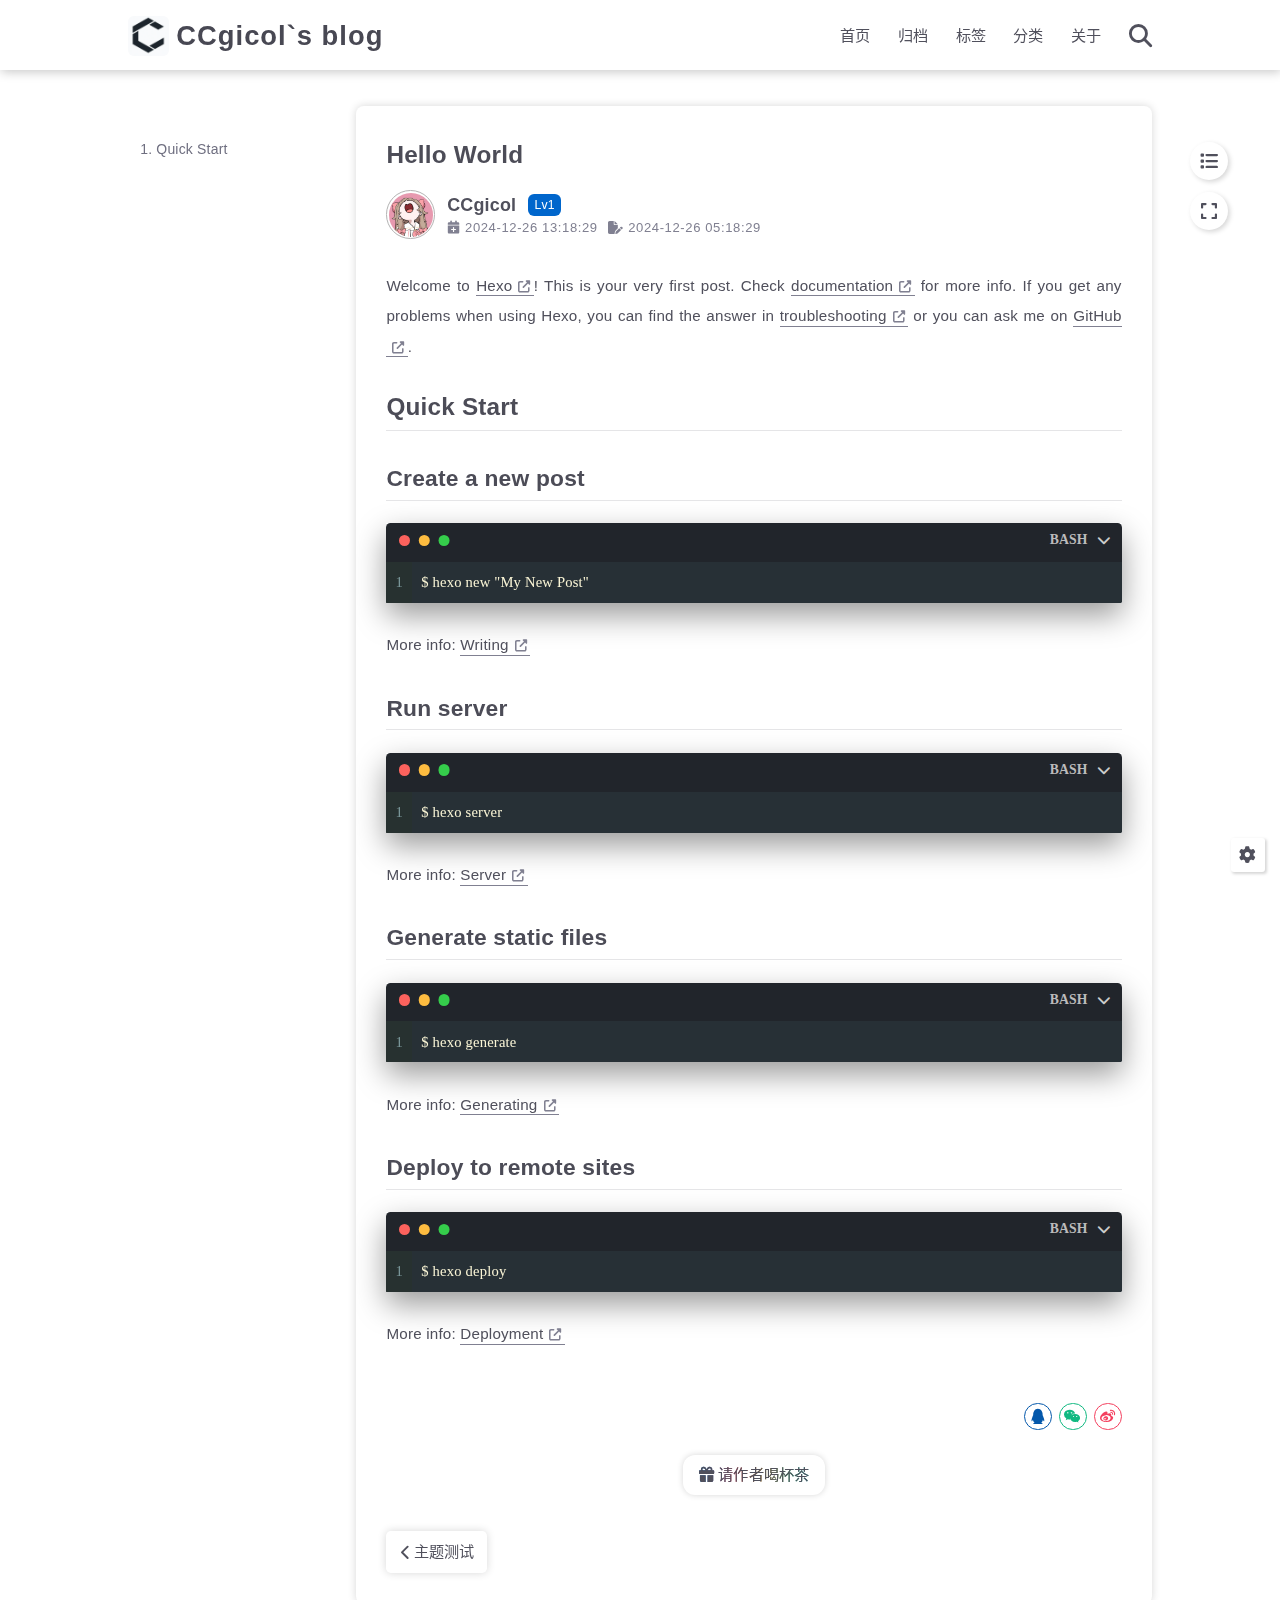
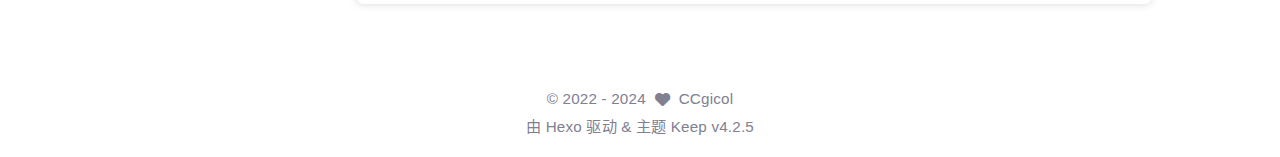
<file: 2024/12/26/hello-world/index.html>
<!DOCTYPE html>
<html lang="zh-CN">
<head>
    <meta charset="utf-8">
    <meta name="viewport" content="width=device-width, initial-scale=1, maximum-scale=1">
    <meta name="keywords" content="Hexo Theme Keep">
    <meta name="description" content="Hexo Theme Keep">
    <meta name="author" content="CCgicol">
    
    <title>
        
            Hello World |
        
        CCgicol`s blog
    </title>
    
<link rel="stylesheet" href="/css/style.css">

    
        <link rel="shortcut icon" href="/images/logoc.png">
    
    
<link rel="stylesheet" href="/font/css/fontawesome.min.css">

    
<link rel="stylesheet" href="/font/css/regular.min.css">

    
<link rel="stylesheet" href="/font/css/solid.min.css">

    
<link rel="stylesheet" href="/font/css/brands.min.css">

    
    <script class="keep-theme-configurations">
    const KEEP = window.KEEP || {}
    KEEP.hexo_config = {"hostname":"example.com","root":"/","language":"zh-CN","path":"search.json"}
    KEEP.theme_config = {"base_info":{"primary_color":"#0066cc","title":"CCgicol`s blog","author":"CCgicol","avatar":"/images/nikoniko.jpg","logo":"/images/logoc.png","favicon":"/images/logoc.png"},"menu":{"home":"/","archives":"/archives","tags":"/tags","categories":"/categories","about":"/about"},"first_screen":{"enable":false,"background_img":"/images/bg.svg","background_img_dark":"/images/bg.svg","description":"Keep writing and Keep loving.","hitokoto":false},"social_contact":{"enable":false,"links":{"github":null,"weixin":null,"qq":1175878375,"weibo":null,"zhihu":null,"twitter":null,"x":null,"facebook":null,"email":null}},"scroll":{"progress_bar":true,"percent":true,"hide_header":true},"home":{"announcement":null,"category":true,"tag":true,"post_datetime":"updated"},"post":{"author_badge":{"enable":true,"level_badge":true,"custom_badge":["One","Two","Three"]},"word_count":{"wordcount":true,"min2read":true},"datetime_format":"YYYY-MM-DD HH:mm:ss","copyright_info":false,"share":true,"reward":{"enable":true,"img_link":"/images/payment.jpg","text":"请作者喝杯茶","icon":null}},"code_block":{"tools":{"enable":true,"style":"mac"},"highlight_theme":"obsidian"},"toc":{"enable":true,"number":true,"expand_all":false,"init_open":true,"layout":"left"},"website_count":{"busuanzi_count":{"enable":false,"site_uv":false,"site_pv":false,"page_pv":false}},"local_search":{"enable":true,"preload":true},"comment":{"enable":false,"use":"valine","valine":{"appid":null,"appkey":null,"server_urls":null,"placeholder":null},"gitalk":{"github_id":null,"github_admins":null,"repository":null,"client_id":null,"client_secret":null,"proxy":null},"twikoo":{"env_id":null,"region":null,"version":"1.6.39"},"waline":{"server_url":null,"reaction":false,"version":"3.3.2"},"giscus":{"repo":null,"repo_id":null,"category":"Announcements","category_id":null,"reactions_enabled":false},"artalk":{"server":null},"disqus":{"shortname":null}},"rss":{"enable":false},"lazyload":{"enable":true},"cdn":{"enable":false,"provider":"cdnjs"},"pjax":{"enable":true},"footer":{"since":2022,"word_count":true,"site_deploy":{"enable":false,"provider":"github","url":null},"record":{"enable":false,"list":[{"code":null,"link":null}]}},"inject":{"enable":false,"css":[null],"js":[null]},"root":"","source_data":{},"version":"4.2.5"}
    KEEP.language_ago = {"second":"%s 秒前","minute":"%s 分钟前","hour":"%s 小时前","day":"%s 天前","week":"%s 周前","month":"%s 个月前","year":"%s 年前"}
    KEEP.language_code_block = {"copy":"复制代码","copied":"已复制","fold":"折叠代码块","folded":"已折叠"}
    KEEP.language_copy_copyright = {"copy":"复制版权信息","copied":"已复制","title":"原文标题","author":"原文作者","link":"原文链接"}
  </script>
<meta name="generator" content="Hexo 7.3.0"></head>


<body>
<div class="progress-bar-container">
    
        <span class="scroll-progress-bar"></span>
    

    
        <span class="pjax-progress-bar"></span>
        <i class="pjax-progress-icon fas fa-circle-notch fa-spin"></i>
    
</div>



<main class="page-container border-box">
    <!-- home first screen  -->
    

    <!-- page content -->
    <div class="page-main-content border-box">
        <div class="page-main-content-top">
            
<header class="header-wrapper">

    <div class="border-box header-content">
        <div class="left flex-start border-box">
            
                <a class="logo-image border-box" href="/">
                    <img src="/images/logoc.png">
                </a>
            
            <a class="site-name border-box" href="/">
               CCgicol`s blog
            </a>
        </div>

        <div class="right border-box">
            <div class="pc border-box">
                <ul class="menu-list border-box">
                    
                        
                        <li class="menu-item flex-start border-box">
                            <a class="menu-text-color border-box" href="/">
                                
                                首页
                                
                            </a>
                            
                        </li>
                    
                        
                        <li class="menu-item flex-start border-box">
                            <a class="menu-text-color border-box" href="/archives">
                                
                                归档
                                
                            </a>
                            
                        </li>
                    
                        
                        <li class="menu-item flex-start border-box">
                            <a class="menu-text-color border-box" href="/tags">
                                
                                标签
                                
                            </a>
                            
                        </li>
                    
                        
                        <li class="menu-item flex-start border-box">
                            <a class="menu-text-color border-box" href="/categories">
                                
                                分类
                                
                            </a>
                            
                        </li>
                    
                        
                        <li class="menu-item flex-start border-box">
                            <a class="menu-text-color border-box" href="/about">
                                
                                关于
                                
                            </a>
                            
                        </li>
                    
                    
                        <li class="menu-item search search-popup-trigger">
                            <i class="menu-text-color fas search fa-search"></i>
                        </li>
                    
                </ul>
            </div>
            <div class="mobile border-box flex-start">
                
                    <div class="icon-item search search-popup-trigger"><i class="fas fa-search"></i></div>
                
                <div class="icon-item menu-bar">
                    <div class="menu-bar-middle"></div>
                </div>
            </div>
        </div>
    </div>

    <div class="header-drawer">
        <ul class="drawer-menu-list border-box">
            
                
                <li class="drawer-menu-item border-box not-sub-menu">
                    <label class="drawer-menu-label border-box">
                        <a class="drawer-menu-text-color left-side flex-start border-box" href="/">
                            
                            首页
                        </a>
                        
                    </label>
                    
                </li>
            
                
                <li class="drawer-menu-item border-box not-sub-menu">
                    <label class="drawer-menu-label border-box">
                        <a class="drawer-menu-text-color left-side flex-start border-box" href="/archives">
                            
                            归档
                        </a>
                        
                    </label>
                    
                </li>
            
                
                <li class="drawer-menu-item border-box not-sub-menu">
                    <label class="drawer-menu-label border-box">
                        <a class="drawer-menu-text-color left-side flex-start border-box" href="/tags">
                            
                            标签
                        </a>
                        
                    </label>
                    
                </li>
            
                
                <li class="drawer-menu-item border-box not-sub-menu">
                    <label class="drawer-menu-label border-box">
                        <a class="drawer-menu-text-color left-side flex-start border-box" href="/categories">
                            
                            分类
                        </a>
                        
                    </label>
                    
                </li>
            
                
                <li class="drawer-menu-item border-box not-sub-menu">
                    <label class="drawer-menu-label border-box">
                        <a class="drawer-menu-text-color left-side flex-start border-box" href="/about">
                            
                            关于
                        </a>
                        
                    </label>
                    
                </li>
            
        </ul>
    </div>

    <div class="window-mask"></div>

</header>


        </div>

        <div class="page-main-content-middle border-box">

            <div class="main-content border-box">
                

                    
<div class="fade-in-down-animation">
    <div class="post-page-container border-box">
        <div class="post-content-container border-box">
            

            <div class="post-content-bottom border-box">
                
                    <div class="post-title">
                        Hello World
                    </div>
                

                
                    <div class="post-header border-box">
                        
                            <div class="avatar-box border-box">
                                <img src="/images/nikoniko.jpg">
                            </div>
                        
                        <div class="info-box">
                            <div class="author border-box">
                                <span class="name">CCgicol</span>
                                
                                    <span class="author-badge">Lv1</span>
                                
                            </div>
                            <div class="meta-info border-box">
                                

<div class="post-meta-info-container border-box post">
    <div class="post-meta-info border-box">
        

        
            <span class="meta-info-item post-create-date">
                <i class="icon fa-solid fa-calendar-plus"></i>&nbsp;
                <span class="datetime">2024-12-26 13:18:29</span>
            </span>

            
                <span class="meta-info-item post-update-date">
                    <i class="icon fa-solid fa-file-pen"></i>&nbsp;
                    <span class="datetime" data-updated="Thu Dec 26 2024 13:18:29 GMT+0800">2024-12-26 13:18:29</span>
                </span>
            
        

        

        

        
        
        
        
    </div>

    
</div>

                            </div>
                        </div>
                    </div>
                

                <div class="post-content keep-markdown-body ">
                    

                    
                         <p>Welcome to <a class="link"   target="_blank" rel="noopener" href="https://hexo.io/" >Hexo<i class="fas fa-external-link-alt"></i></a>! This is your very
first post. Check <a class="link"   target="_blank" rel="noopener" href="https://hexo.io/docs/" >documentation<i class="fas fa-external-link-alt"></i></a> for
more info. If you get any problems when using Hexo, you can find the
answer in <a class="link" 
 target="_blank" rel="noopener" href="https://hexo.io/docs/troubleshooting.html" >troubleshooting<i class="fas fa-external-link-alt"></i></a> or
you can ask me on <a class="link" 
 target="_blank" rel="noopener" href="https://github.com/hexojs/hexo/issues" >GitHub<i class="fas fa-external-link-alt"></i></a>.</p>
<h2 id="quick-start">Quick Start</h2>
<h3 id="create-a-new-post">Create a new post</h3>
<figure class="highlight bash"><table><tr><td class="gutter"><pre><span class="line">1</span><br></pre></td><td class="code"><pre><span class="line">$ hexo new <span class="string">&quot;My New Post&quot;</span></span><br></pre></td></tr></table></figure>
<p>More info: <a class="link" 
 target="_blank" rel="noopener" href="https://hexo.io/docs/writing.html" >Writing<i class="fas fa-external-link-alt"></i></a></p>
<h3 id="run-server">Run server</h3>
<figure class="highlight bash"><table><tr><td class="gutter"><pre><span class="line">1</span><br></pre></td><td class="code"><pre><span class="line">$ hexo server</span><br></pre></td></tr></table></figure>
<p>More info: <a class="link"   target="_blank" rel="noopener" href="https://hexo.io/docs/server.html" >Server<i class="fas fa-external-link-alt"></i></a></p>
<h3 id="generate-static-files">Generate static files</h3>
<figure class="highlight bash"><table><tr><td class="gutter"><pre><span class="line">1</span><br></pre></td><td class="code"><pre><span class="line">$ hexo generate</span><br></pre></td></tr></table></figure>
<p>More info: <a class="link" 
 target="_blank" rel="noopener" href="https://hexo.io/docs/generating.html" >Generating<i class="fas fa-external-link-alt"></i></a></p>
<h3 id="deploy-to-remote-sites">Deploy to remote sites</h3>
<figure class="highlight bash"><table><tr><td class="gutter"><pre><span class="line">1</span><br></pre></td><td class="code"><pre><span class="line">$ hexo deploy</span><br></pre></td></tr></table></figure>
<p>More info: <a class="link" 
 target="_blank" rel="noopener" href="https://hexo.io/docs/one-command-deployment.html" >Deployment<i class="fas fa-external-link-alt"></i></a></p>

                    
                </div>

                

                <div class="post-bottom-tags-and-share border-box">
                    <div>
                        
                    </div>
                    <div>
                        
                            <div class="post-share-container border-box">
    <ul class="share-list-wrap border-box">
        <li class="qq share-item border-box flex-center tooltip"
            data-tooltip-content="分享到 QQ"
        >
            <i class="fa-brands fa-qq"></i>
        </li>
        <li class="wechat share-item border-box flex-center tooltip tooltip-img"
            data-tooltip-content="分享到微信"
            data-tooltip-img-tip="微信扫一扫"
            data-tooltip-img-style="background-color: #fff; top: -10px; padding: 0.6rem 0.6rem 0.1rem 0.6rem;"
        >
            <i class="fa-brands fa-weixin"></i>
        </li>
        <li class="weibo share-item border-box flex-center tooltip"
            data-tooltip-content="分享到微博"
        >
            <i class="fa-brands fa-weibo"></i>
        </li>
    </ul>
</div>

                        
                    </div>
                </div>

                
                    

<div class="reward-author-container border-box flex-center">
    <div class="reward-btn border-box flex-center tooltip tooltip-img"
            data-tooltip-img-url="/images/payment.jpg"
            data-tooltip-img-trigger="click"
            data-tooltip-img-style="top: -6px;"
    >
        <i class="fa-solid fa-gift"></i>&nbsp;请作者喝杯茶
    </div>
</div>

                

                
                    <div class="post-nav border-box">
                        
                            <div class="prev-post">
                                <a class="prev"
                                   rel="prev"
                                   href="/2024/12/26/first%20blog/"
                                   title="主题测试"
                                >
                                    <span class="left arrow-icon flex-center">
                                        <i class="fas fa-chevron-left"></i>
                                    </span>
                                    <span class="title flex-center">
                                        <span class="post-nav-title-item text-ellipsis">主题测试</span>
                                        <span class="post-nav-item">上一篇</span>
                                    </span>
                                </a>
                            </div>
                        
                        
                    </div>
                

                
                    






                
            </div>
        </div>

        
            <div class="pc-post-toc left-toc">
                <div class="post-toc-wrap border-box">
    <div class="post-toc border-box">
        <ol class="nav"><li class="nav-item nav-level-2"><a class="nav-link" href="#quick-start"><span class="nav-number">1.</span> <span class="nav-text">Quick Start</span></a><ol class="nav-child"><li class="nav-item nav-level-3"><a class="nav-link" href="#create-a-new-post"><span class="nav-number">1.1.</span> <span class="nav-text">Create a new post</span></a></li><li class="nav-item nav-level-3"><a class="nav-link" href="#run-server"><span class="nav-number">1.2.</span> <span class="nav-text">Run server</span></a></li><li class="nav-item nav-level-3"><a class="nav-link" href="#generate-static-files"><span class="nav-number">1.3.</span> <span class="nav-text">Generate static files</span></a></li><li class="nav-item nav-level-3"><a class="nav-link" href="#deploy-to-remote-sites"><span class="nav-number">1.4.</span> <span class="nav-text">Deploy to remote sites</span></a></li></ol></li></ol>
    </div>
</div>

            </div>
        
    </div>
</div>


                
            </div>
        </div>

        <div class="page-main-content-bottom border-box">
            
<footer class="footer border-box">
    <div class="copyright-info info-item">
    &copy;&nbsp;<span>2022</span>&nbsp;-&nbsp;2024
    
            &nbsp;<i class="fas fa-heart icon-animate"></i>&nbsp;&nbsp;<a href="/">CCgicol</a>
        
    </div>

    <div class="theme-info info-item">
        由&nbsp;<a target="_blank" href="https://hexo.io">Hexo</a>&nbsp;驱动&nbsp;&&nbsp;主题&nbsp;<a class="keep-version" target="_blank" href="https://github.com/XPoet/hexo-theme-keep">Keep</a>
    </div>

    

    

    
</footer>

        </div>
    </div>

    <!-- post tools -->
    
        <div class="post-tools left-toc">
            <div class="post-tools-container border-box">
    <ul class="post-tools-list border-box">
        <!-- PC encrypt again -->
        

        <!-- PC TOC show toggle -->
        
            <li class="tools-item flex-center toggle-show-toc">
                <i class="fas fa-list"></i>
            </li>
        

        <!-- PC go comment -->
        

        <!-- PC full screen -->
        <li class="tools-item flex-center full-screen">
            <i class="fa-solid fa-expand"></i>
        </li>
    </ul>
</div>

        </div>
    

    <!-- side tools -->
    <div class="side-tools">
        <div class="side-tools-container border-box ">
    <ul class="side-tools-list side-tools-show-handle border-box">
        <li class="tools-item tool-font-adjust-plus flex-center">
            <i class="fas fa-search-plus"></i>
        </li>

        <li class="tools-item tool-font-adjust-minus flex-center">
            <i class="fas fa-search-minus"></i>
        </li>

        <!-- toggle mode -->
        
            <li class="tools-item tool-toggle-theme-mode flex-center">
                <i class="fas fa-moon"></i>
            </li>
        

        <!-- rss -->
        

        <!-- to bottom -->
        <li class="tools-item tool-scroll-to-bottom flex-center">
            <i class="fas fa-arrow-down"></i>
        </li>
    </ul>

    <ul class="exposed-tools-list border-box">
        
            <li class="tools-item toggle-show-toc-tablet flex-center">
                <i class="fas fa-list"></i>
            </li>
        

        

        <li class="tools-item tool-toggle-show flex-center">
            <i class="fas fa-cog fa-spin"></i>
        </li>

        <li class="tools-item tool-scroll-to-top flex-center show-arrow">
            <i class="arrow fas fa-arrow-up"></i>
            <span class="percent"></span>
        </li>
    </ul>
</div>

    </div>

    <!-- image mask -->
    <div class="zoom-in-image-mask">
    <img class="zoom-in-image">
</div>


    <!-- local search -->
    
        <div class="search-pop-overlay">
    <div class="popup search-popup">
        <div class="search-header">
          <span class="search-input-field-pre">
            <i class="fas fa-keyboard"></i>
          </span>
            <div class="search-input-container">
                <input autocomplete="off"
                       autocorrect="off"
                       autocapitalize="off"
                       placeholder="搜索..."
                       spellcheck="false"
                       type="search"
                       class="search-input"
                >
            </div>
            <span class="close-popup-btn">
                <i class="fas fa-times"></i>
            </span>
        </div>
        <div id="search-result">
            <div id="no-result">
                <i class="fas fa-spinner fa-pulse fa-5x fa-fw"></i>
            </div>
        </div>
    </div>
</div>

    

    <!-- tablet toc -->
    
        <div class="tablet-post-toc-mask">
            <div class="tablet-post-toc">
                <div class="post-toc-wrap border-box">
    <div class="post-toc border-box">
        <ol class="nav"><li class="nav-item nav-level-2"><a class="nav-link" href="#quick-start"><span class="nav-number">1.</span> <span class="nav-text">Quick Start</span></a><ol class="nav-child"><li class="nav-item nav-level-3"><a class="nav-link" href="#create-a-new-post"><span class="nav-number">1.1.</span> <span class="nav-text">Create a new post</span></a></li><li class="nav-item nav-level-3"><a class="nav-link" href="#run-server"><span class="nav-number">1.2.</span> <span class="nav-text">Run server</span></a></li><li class="nav-item nav-level-3"><a class="nav-link" href="#generate-static-files"><span class="nav-number">1.3.</span> <span class="nav-text">Generate static files</span></a></li><li class="nav-item nav-level-3"><a class="nav-link" href="#deploy-to-remote-sites"><span class="nav-number">1.4.</span> <span class="nav-text">Deploy to remote sites</span></a></li></ol></li></ol>
    </div>
</div>

            </div>
        </div>
    
</main>





<!-- common js -->

<script src="/js/utils.js"></script>

<script src="/js/header-shrink.js"></script>

<script src="/js/back2top.js"></script>

<script src="/js/toggle-theme.js"></script>

<script src="/js/code-block.js"></script>

<script src="/js/main.js"></script>

<script src="/js/libs/anime.min.js"></script>


<!-- local search -->

    
<script src="/js/local-search.js"></script>



<!-- lazyload -->

    
<script src="/js/lazyload.js"></script>



<div class="pjax">
    <!-- home page -->
    

    <!-- post page -->
    
        <!-- post-helper -->
        
<script src="/js/post/post-helper.js"></script>


        <!-- toc -->
        
            
<script src="/js/post/toc.js"></script>

        

        <!-- copyright-info -->
        

        <!-- share -->
        
            
<script src="/js/post/share.js"></script>

        
    

    <!-- categories page -->
    

    <!-- links page -->
    

    <!-- photos page -->
    

    <!-- tools page -->
    
</div>

<!-- mermaid -->


<!-- pjax -->

    
<script src="/js/libs/pjax.min.js"></script>

<script>
    window.addEventListener('DOMContentLoaded', () => {
        window.pjax = new Pjax({
            selectors: [
                'head title',
                '.page-container',
                '.pjax'
            ],
            history: true,
            debug: false,
            cacheBust: false,
            timeout: 0,
            analytics: false,
            currentUrlFullReload: false,
            scrollRestoration: false,
        });

        document.addEventListener('pjax:send', () => {
            KEEP.utils.pjaxProgressBarStart()
        });

        document.addEventListener('pjax:complete', () => {
            KEEP.utils.pjaxProgressBarEnd()
            window.pjax.executeScripts(document.querySelectorAll('script[data-pjax], .pjax script'))
            KEEP.initExecute()
        });
    });
</script>




</body>
</html>
</file>
<file: css/style.css>
:root {
  --base-font-size: 15.2px;
  --base-line-height: 22px;
  --base-font-weight: 400;
  --base-font-family: Optima-Regular, Optima, PingFang SC, Microsoft YaHei, sans-serif;
  --page-content-width: 80%;
  --page-content-width-tablet: 88%;
  --page-content-width-mobile: 90%;
  --page-content-max-width: 960px;
  --page-content-max-width-2: calc(var(--page-content-max-width) * 1.2);
  --component-gap: 36px;
  --box-border-radius: 8px;
  --header-height: 70px;
  --header-shrink-height: calc(var(--header-height) * 0.72);
  --header-backdrop-filter-blur: 4px;
  --header-scroll-progress-bar-height: 2px;
  --header-title-font-family: var(--base-font-family);
  --header-title-font-size: 1.8rem;
  --header-menu-icon: inline-flex;
  --first-screen-display: block;
  --first-screen-font-family: var(--base-font-family);
  --first-screen-font-size: 2rem;
  --first-screen-font-color-light: #50505c;
  --first-screen-font-color-dark: #adbac5;
  --first-screen-font-offset: 0;
  --first-screen-icon-size: 1.8rem;
  --first-screen-icon-color-light: #50505c;
  --first-screen-icon-color-dark: #adbac5;
  --first-screen-header-font-color-light: #50505c;
  --first-screen-header-font-color-dark: #adbac5;
  --home-post-hover-scale: 1;
  --post-title-align: left;
  --post-author-avatar: block;
  --post-author-name: flex;
  --post-create-datetime: flex;
  --post-update-datetime: flex;
  --post-img-align: 0 auto 0 0;
}
.fade-in-down-animation {
  animation-name: fade-in-down;
  animation-duration: 1s;
  animation-fill-mode: both;
}
.title-hover-animation {
  position: relative;
  display: inline-block;
  color: var(--text-color-2);
  line-height: 1.3;
  vertical-align: top;
  border-bottom: none;
}
.title-hover-animation::before {
  position: absolute;
  bottom: -4px;
  left: 0;
  width: 100%;
  height: 2px;
  background-color: var(--text-color-2);
  transform: scaleX(0);
  visibility: hidden;
  content: "";
  transition-delay: 0s, 0s, 0s, 0s, 0s, 0s;
  transition-timing-function: ease, ease, ease, ease, ease-in-out, ease-in-out;
  transition-duration: 0.2s, 0.2s, 0.2s, 0.2s, 0.2s, 0.2s;
  transition-property: color, background, box-shadow, border-color, visibility, transform;
}
.title-hover-animation:hover::before {
  transform: scaleX(1);
  visibility: visible;
}
@-moz-keyframes fade-in-down {
  0% {
    transform: translateY(-50px);
    opacity: 0;
  }
  100% {
    transform: translateY(0);
    opacity: 1;
  }
}
@-webkit-keyframes fade-in-down {
  0% {
    transform: translateY(-50px);
    opacity: 0;
  }
  100% {
    transform: translateY(0);
    opacity: 1;
  }
}
@-o-keyframes fade-in-down {
  0% {
    transform: translateY(-50px);
    opacity: 0;
  }
  100% {
    transform: translateY(0);
    opacity: 1;
  }
}
@keyframes fade-in-down {
  0% {
    transform: translateY(-50px);
    opacity: 0;
  }
  100% {
    transform: translateY(0);
    opacity: 1;
  }
}
@-moz-keyframes heartbeat-animate {
  0%, 100% {
    transform: scale(1);
  }
  10%, 30% {
    transform: scale(0.88);
  }
  20%, 40%, 60%, 80% {
    transform: scale(1.08);
  }
  50%, 70% {
    transform: scale(1.08);
  }
}
@-webkit-keyframes heartbeat-animate {
  0%, 100% {
    transform: scale(1);
  }
  10%, 30% {
    transform: scale(0.88);
  }
  20%, 40%, 60%, 80% {
    transform: scale(1.08);
  }
  50%, 70% {
    transform: scale(1.08);
  }
}
@-o-keyframes heartbeat-animate {
  0%, 100% {
    transform: scale(1);
  }
  10%, 30% {
    transform: scale(0.88);
  }
  20%, 40%, 60%, 80% {
    transform: scale(1.08);
  }
  50%, 70% {
    transform: scale(1.08);
  }
}
@keyframes heartbeat-animate {
  0%, 100% {
    transform: scale(1);
  }
  10%, 30% {
    transform: scale(0.88);
  }
  20%, 40%, 60%, 80% {
    transform: scale(1.08);
  }
  50%, 70% {
    transform: scale(1.08);
  }
}
@-moz-keyframes img-loading-animation {
  to {
    transform: rotate(1turn);
  }
}
@-webkit-keyframes img-loading-animation {
  to {
    transform: rotate(1turn);
  }
}
@-o-keyframes img-loading-animation {
  to {
    transform: rotate(1turn);
  }
}
@keyframes img-loading-animation {
  to {
    transform: rotate(1turn);
  }
}
@-moz-keyframes blink-caret {
  from, to {
    opacity: 0;
  }
  50% {
    opacity: 1;
  }
}
@-webkit-keyframes blink-caret {
  from, to {
    opacity: 0;
  }
  50% {
    opacity: 1;
  }
}
@-o-keyframes blink-caret {
  from, to {
    opacity: 0;
  }
  50% {
    opacity: 1;
  }
}
@keyframes blink-caret {
  from, to {
    opacity: 0;
  }
  50% {
    opacity: 1;
  }
}
@-moz-keyframes shake {
  0% {
    transform: rotate(-5deg);
  }
  25% {
    transform: rotate(5deg);
  }
  50% {
    transform: rotate(-5deg);
  }
  75% {
    transform: rotate(5deg);
  }
  100% {
    transform: rotate(-5deg);
  }
}
@-webkit-keyframes shake {
  0% {
    transform: rotate(-5deg);
  }
  25% {
    transform: rotate(5deg);
  }
  50% {
    transform: rotate(-5deg);
  }
  75% {
    transform: rotate(5deg);
  }
  100% {
    transform: rotate(-5deg);
  }
}
@-o-keyframes shake {
  0% {
    transform: rotate(-5deg);
  }
  25% {
    transform: rotate(5deg);
  }
  50% {
    transform: rotate(-5deg);
  }
  75% {
    transform: rotate(5deg);
  }
  100% {
    transform: rotate(-5deg);
  }
}
@keyframes shake {
  0% {
    transform: rotate(-5deg);
  }
  25% {
    transform: rotate(5deg);
  }
  50% {
    transform: rotate(-5deg);
  }
  75% {
    transform: rotate(5deg);
  }
  100% {
    transform: rotate(-5deg);
  }
}
:root {
  --primary-color: #06c;
  --primary-color-light-1: #0075eb;
  --primary-color-light-2: #0a85ff;
  --primary-color-dark-1: #005cb8;
  --primary-color-dark-2: #0052a3;
  --background-color-1: #fff;
  --background-color-1-transparent: rgba(255,255,255,0.6);
  --background-color-2: #f7f7f7;
  --background-color-3: #f0f0f0;
  --content-background-color: #fff;
  --text-color-1: #484853;
  --text-color-2: #4c4c57;
  --text-color-3: #50505c;
  --text-color-4: #808091;
  --text-color-5: #b7b7c0;
  --text-color-6: #ededef;
  --toc-text-color: #6f6f80;
  --badge-color: #f0f0f0;
  --badge-background-color: #9393a1;
  --border-color: #b3b3b3;
  --selection-color: #0075eb;
  --shadow-color: rgba(0,0,0,0.16);
  --shadow-hover-color: rgba(0,0,0,0.22);
  --scrollbar-color: #686877;
  --scrollbar-background-color: #e6e6e6;
  --toc-scrollbar-color: rgba(80,80,92,0.1);
  --copyright-icon-bg-color: rgba(80,80,92,0.12);
  --avatar-background-color: #005cb8;
  --header-transparent-background-1: rgba(255,255,255,0.28);
  --header-transparent-background-2: rgba(255,255,255,0.4);
  --pjax-progress-bar-color: linear-gradient(45deg, #f10006, #ef5b00, #e59c01, #19ca05, #00cab5, #0264c8, #c303c3);
  --post-h-bottom-border-color: rgba(80,80,92,0.15);
  --keep-info-color: rgba(117,117,122,0.8);
  --keep-info-background-color: rgba(117,117,122,0.1);
  --keep-info-border-color: rgba(117,117,122,0.6);
  --keep-primary-color: #0458ab;
  --keep-primary-background-color: rgba(4,88,171,0.1);
  --keep-primary-border-color: rgba(4,88,171,0.6);
  --keep-warning-color: #b78d0f;
  --keep-warning-background-color: rgba(183,141,15,0.1);
  --keep-warning-border-color: rgba(183,141,15,0.6);
  --keep-success-color: #10b981;
  --keep-success-background-color: rgba(16,185,129,0.1);
  --keep-success-border-color: rgba(16,185,129,0.6);
  --keep-danger-color: #f43f5e;
  --keep-danger-background-color: rgba(244,63,94,0.1);
  --keep-danger-border-color: rgba(244,63,94,0.6);
}
@media (prefers-color-scheme: light) {
  :root {
    --primary-color: #06c;
    --primary-color-light-1: #0075eb;
    --primary-color-light-2: #0a85ff;
    --primary-color-dark-1: #005cb8;
    --primary-color-dark-2: #0052a3;
    --background-color-1: #fff;
    --background-color-1-transparent: rgba(255,255,255,0.6);
    --background-color-2: #f7f7f7;
    --background-color-3: #f0f0f0;
    --content-background-color: #fff;
    --text-color-1: #484853;
    --text-color-2: #4c4c57;
    --text-color-3: #50505c;
    --text-color-4: #808091;
    --text-color-5: #b7b7c0;
    --text-color-6: #ededef;
    --toc-text-color: #6f6f80;
    --badge-color: #f0f0f0;
    --badge-background-color: #9393a1;
    --border-color: #b3b3b3;
    --selection-color: #0075eb;
    --shadow-color: rgba(0,0,0,0.16);
    --shadow-hover-color: rgba(0,0,0,0.22);
    --scrollbar-color: #686877;
    --scrollbar-background-color: #e6e6e6;
    --toc-scrollbar-color: rgba(80,80,92,0.1);
    --copyright-icon-bg-color: rgba(80,80,92,0.12);
    --avatar-background-color: #005cb8;
    --header-transparent-background-1: rgba(255,255,255,0.28);
    --header-transparent-background-2: rgba(255,255,255,0.4);
    --pjax-progress-bar-color: linear-gradient(45deg, #f10006, #ef5b00, #e59c01, #19ca05, #00cab5, #0264c8, #c303c3);
    --post-h-bottom-border-color: rgba(80,80,92,0.15);
    --keep-info-color: rgba(117,117,122,0.8);
    --keep-info-background-color: rgba(117,117,122,0.1);
    --keep-info-border-color: rgba(117,117,122,0.6);
    --keep-primary-color: #0458ab;
    --keep-primary-background-color: rgba(4,88,171,0.1);
    --keep-primary-border-color: rgba(4,88,171,0.6);
    --keep-warning-color: #b78d0f;
    --keep-warning-background-color: rgba(183,141,15,0.1);
    --keep-warning-border-color: rgba(183,141,15,0.6);
    --keep-success-color: #10b981;
    --keep-success-background-color: rgba(16,185,129,0.1);
    --keep-success-border-color: rgba(16,185,129,0.6);
    --keep-danger-color: #f43f5e;
    --keep-danger-background-color: rgba(244,63,94,0.1);
    --keep-danger-border-color: rgba(244,63,94,0.6);
  }
}
@media (prefers-color-scheme: dark) {
  :root {
    --primary-color: #06c;
    --primary-color-light-1: #0075eb;
    --primary-color-light-2: #0a85ff;
    --primary-color-dark-1: #005cb8;
    --primary-color-dark-2: #0052a3;
    --background-color-1: #22272e;
    --background-color-1-transparent: rgba(34,39,46,0.6);
    --background-color-2: #292f38;
    --background-color-3: #313842;
    --content-background-color: #21262d;
    --text-color-1: #b7c2cc;
    --text-color-2: #b2bec8;
    --text-color-3: #adbac5;
    --text-color-4: #6c8397;
    --text-color-5: #4d5e6c;
    --text-color-6: #2e3841;
    --toc-text-color: #8296a6;
    --badge-color: #343c47;
    --badge-background-color: #ced6dc;
    --border-color: #596678;
    --selection-color: #005ebc;
    --shadow-color: rgba(120,120,120,0.18);
    --shadow-hover-color: rgba(120,120,120,0.24);
    --scrollbar-color: #505b6c;
    --scrollbar-background-color: #1d2127;
    --toc-scrollbar-color: rgba(173,186,197,0.1);
    --copyright-icon-bg-color: rgba(173,186,197,0.12);
    --avatar-background-color: #004a93;
    --header-transparent-background-1: rgba(34,39,46,0.28);
    --header-transparent-background-2: rgba(34,39,46,0.4);
    --pjax-progress-bar-color: linear-gradient(45deg, #ea404a, #ea722f, #e9a71f, #67e559, #18ecec, #1b85f1, #ee1dee);
    --post-h-bottom-border-color: rgba(173,186,197,0.15);
    --keep-info-color: #9999a2;
    --keep-info-background-color: rgba(153,153,162,0.1);
    --keep-info-border-color: rgba(153,153,162,0.5);
    --keep-primary-color: #268bef;
    --keep-primary-background-color: rgba(38,139,239,0.1);
    --keep-primary-border-color: rgba(38,139,239,0.6);
    --keep-warning-color: #ecc34d;
    --keep-warning-background-color: rgba(236,195,77,0.1);
    --keep-warning-border-color: rgba(236,195,77,0.6);
    --keep-success-color: #10b981;
    --keep-success-background-color: rgba(16,185,129,0.1);
    --keep-success-border-color: rgba(16,185,129,0.6);
    --keep-danger-color: #f43f5e;
    --keep-danger-background-color: rgba(244,63,94,0.1);
    --keep-danger-border-color: rgba(244,63,94,0.6);
  }
}
.light-mode {
  --primary-color: #06c;
  --primary-color-light-1: #0075eb;
  --primary-color-light-2: #0a85ff;
  --primary-color-dark-1: #005cb8;
  --primary-color-dark-2: #0052a3;
  --background-color-1: #fff;
  --background-color-1-transparent: rgba(255,255,255,0.6);
  --background-color-2: #f7f7f7;
  --background-color-3: #f0f0f0;
  --content-background-color: #fff;
  --text-color-1: #484853;
  --text-color-2: #4c4c57;
  --text-color-3: #50505c;
  --text-color-4: #808091;
  --text-color-5: #b7b7c0;
  --text-color-6: #ededef;
  --toc-text-color: #6f6f80;
  --badge-color: #f0f0f0;
  --badge-background-color: #9393a1;
  --border-color: #b3b3b3;
  --selection-color: #0075eb;
  --shadow-color: rgba(0,0,0,0.16);
  --shadow-hover-color: rgba(0,0,0,0.22);
  --scrollbar-color: #686877;
  --scrollbar-background-color: #e6e6e6;
  --toc-scrollbar-color: rgba(80,80,92,0.1);
  --copyright-icon-bg-color: rgba(80,80,92,0.12);
  --avatar-background-color: #005cb8;
  --header-transparent-background-1: rgba(255,255,255,0.28);
  --header-transparent-background-2: rgba(255,255,255,0.4);
  --pjax-progress-bar-color: linear-gradient(45deg, #f10006, #ef5b00, #e59c01, #19ca05, #00cab5, #0264c8, #c303c3);
  --post-h-bottom-border-color: rgba(80,80,92,0.15);
  --keep-info-color: rgba(117,117,122,0.8);
  --keep-info-background-color: rgba(117,117,122,0.1);
  --keep-info-border-color: rgba(117,117,122,0.6);
  --keep-primary-color: #0458ab;
  --keep-primary-background-color: rgba(4,88,171,0.1);
  --keep-primary-border-color: rgba(4,88,171,0.6);
  --keep-warning-color: #b78d0f;
  --keep-warning-background-color: rgba(183,141,15,0.1);
  --keep-warning-border-color: rgba(183,141,15,0.6);
  --keep-success-color: #10b981;
  --keep-success-background-color: rgba(16,185,129,0.1);
  --keep-success-border-color: rgba(16,185,129,0.6);
  --keep-danger-color: #f43f5e;
  --keep-danger-background-color: rgba(244,63,94,0.1);
  --keep-danger-border-color: rgba(244,63,94,0.6);
}
.dark-mode {
  --primary-color: #06c;
  --primary-color-light-1: #0075eb;
  --primary-color-light-2: #0a85ff;
  --primary-color-dark-1: #005cb8;
  --primary-color-dark-2: #0052a3;
  --background-color-1: #22272e;
  --background-color-1-transparent: rgba(34,39,46,0.6);
  --background-color-2: #292f38;
  --background-color-3: #313842;
  --content-background-color: #21262d;
  --text-color-1: #b7c2cc;
  --text-color-2: #b2bec8;
  --text-color-3: #adbac5;
  --text-color-4: #6c8397;
  --text-color-5: #4d5e6c;
  --text-color-6: #2e3841;
  --toc-text-color: #8296a6;
  --badge-color: #343c47;
  --badge-background-color: #ced6dc;
  --border-color: #596678;
  --selection-color: #005ebc;
  --shadow-color: rgba(120,120,120,0.18);
  --shadow-hover-color: rgba(120,120,120,0.24);
  --scrollbar-color: #505b6c;
  --scrollbar-background-color: #1d2127;
  --toc-scrollbar-color: rgba(173,186,197,0.1);
  --copyright-icon-bg-color: rgba(173,186,197,0.12);
  --avatar-background-color: #004a93;
  --header-transparent-background-1: rgba(34,39,46,0.28);
  --header-transparent-background-2: rgba(34,39,46,0.4);
  --pjax-progress-bar-color: linear-gradient(45deg, #ea404a, #ea722f, #e9a71f, #67e559, #18ecec, #1b85f1, #ee1dee);
  --post-h-bottom-border-color: rgba(173,186,197,0.15);
  --keep-info-color: #9999a2;
  --keep-info-background-color: rgba(153,153,162,0.1);
  --keep-info-border-color: rgba(153,153,162,0.5);
  --keep-primary-color: #268bef;
  --keep-primary-background-color: rgba(38,139,239,0.1);
  --keep-primary-border-color: rgba(38,139,239,0.6);
  --keep-warning-color: #ecc34d;
  --keep-warning-background-color: rgba(236,195,77,0.1);
  --keep-warning-border-color: rgba(236,195,77,0.6);
  --keep-success-color: #10b981;
  --keep-success-background-color: rgba(16,185,129,0.1);
  --keep-success-border-color: rgba(16,185,129,0.6);
  --keep-danger-color: #f43f5e;
  --keep-danger-background-color: rgba(244,63,94,0.1);
  --keep-danger-border-color: rgba(244,63,94,0.6);
}
* {
  transition-delay: 0s, 0s, 0s, 0s;
  transition-timing-function: ease, ease, ease, ease;
  transition-duration: 0.2s, 0.2s, 0.2s, 0.2s;
  transition-property: color, background, box-shadow, border-color;
}
*::-webkit-scrollbar {
  width: 0.4rem;
  height: 0.32rem;
  transition: all 0.2s ease;
}
*::-webkit-scrollbar-thumb {
  background: var(--scrollbar-color);
  border-radius: 0.2rem;
}
*::-webkit-scrollbar-track {
  background: var(--scrollbar-background-color);
}
html,
body {
  position: relative;
  width: 100%;
  height: 100%;
  margin: 0;
  padding: 0;
  color: var(--text-color-3);
  font-weight: var(--base-font-weight);
  font-size: var(--base-font-size);
  font-family: var(--base-font-family);
  line-height: var(--base-line-height);
  letter-spacing: 0.2px;
  background: var(--background-color-1);
}
html::-webkit-scrollbar,
body::-webkit-scrollbar {
  width: 0.56rem;
  height: 0.56rem;
}
@media (max-width: 800px) {
  html,
  body {
    font-size: calc(var(--base-font-size) * 0.95) !important;
    line-height: calc(var(--base-line-height) * 0.95) !important;
  }
  html::-webkit-scrollbar,
  body::-webkit-scrollbar {
    width: 0.42rem;
    height: 0.42rem;
  }
}
@media (max-width: 500px) {
  html,
  body {
    font-size: calc(var(--base-font-size) * 0.9) !important;
    line-height: calc(var(--base-line-height) * 0.9) !important;
  }
}
::selection {
  color: #fff;
  background: var(--selection-color);
}
ul,
ol,
li {
  margin: 0;
  padding: 0;
  list-style: none;
}
a {
  color: var(--text-color-3);
  text-decoration: none;
}
a i,
a span {
  color: var(--text-color-3);
}
a:hover,
a:active {
  color: var(--primary-color);
  text-decoration: none !important;
}
a:hover i,
a:active i,
a:hover span,
a:active span {
  color: var(--primary-color);
}
.dark-mode img {
  filter: brightness(0.9);
}
.dark-mode img:hover {
  filter: brightness(1);
}
img[lazyload] {
  position: relative;
  box-sizing: border-box;
  width: 8rem;
  height: 8rem;
  box-shadow: none !important;
  cursor: not-allowed;
  pointer-events: none;
}
img[lazyload]::before {
  position: absolute;
  top: 0;
  left: 0;
  display: block;
  width: 100%;
  height: 100%;
  background: var(--background-color-1);
  content: '';
  transition-delay: 0s, 0s, 0s, 0s, 0s;
  transition-timing-function: ease, ease, ease, ease, ease;
  transition-duration: 0.2s, 0.2s, 0.2s, 0.2s, 0.2s;
  transition-property: color, background, box-shadow, border-color, background;
}
img[lazyload]::after {
  position: absolute;
  top: 0;
  right: 0;
  bottom: 0;
  left: 0;
  display: block;
  width: 2rem;
  height: 2rem;
  margin: auto;
  border: 2px solid var(--text-color-6);
  border-top-color: var(--selection-color);
  border-left-color: var(--selection-color);
  border-radius: 50%;
  animation: img-loading-animation 750ms infinite linear;
  content: '';
  transition-delay: 0s, 0s, 0s, 0s, 0s;
  transition-timing-function: ease, ease, ease, ease, ease;
  transition-duration: 0.2s, 0.2s, 0.2s, 0.2s, 0.2s;
  transition-property: color, background, box-shadow, border-color, border;
}
.flex-center {
  display: flex;
  align-items: center;
  justify-content: center;
}
.flex-start {
  display: flex;
  align-items: center;
  justify-content: flex-start;
}
.flex-end {
  display: flex;
  align-items: center;
  justify-content: flex-end;
}
.border-box {
  position: relative;
  box-sizing: border-box;
}
.text-ellipsis {
  overflow: hidden;
  white-space: nowrap;
  text-overflow: ellipsis;
}
.text-color-2 {
  color: var(--text-color-2);
}
.text-color-3 {
  color: var(--text-color-3);
}
.text-color-4 {
  color: var(--text-color-4);
}
.clear::after {
  display: block;
  clear: both;
  height: 0;
  overflow: hidden;
  visibility: hidden;
  content: '';
}
.tooltip {
  position: relative;
  box-sizing: border-box;
}
.tooltip:hover .tooltip-content {
  display: inline-block;
}
.tooltip.show-img .tooltip-content {
  display: none !important;
}
.tooltip .tooltip-content {
  position: absolute;
  top: -0.4rem;
  left: 50%;
  z-index: 1010;
  display: none;
  box-sizing: border-box;
  padding: 0.2rem 0.6rem;
  color: var(--text-color-6);
  font-size: 0.8rem;
  letter-spacing: 0.8px;
  white-space: nowrap;
  background: var(--text-color-1);
  border-radius: 0.3rem;
  transform: translateX(-50%) translateY(-100%);
  transition-delay: 0s, 0s, 0s, 0s, 0s;
  transition-timing-function: ease, ease, ease, ease, ease;
  transition-duration: 0.2s, 0.2s, 0.2s, 0.2s, 0.2s;
  transition-property: color, background, box-shadow, border-color, display;
  -moz-user-select: none;
  -ms-user-select: none;
  -webkit-user-select: none;
  user-select: none;
}
.tooltip-img {
  position: relative;
  box-sizing: border-box;
}
.tooltip-img.show-img .tooltip-img-box {
  display: flex;
}
.tooltip-img .tooltip-img-box {
  position: absolute;
  top: -0.4rem;
  left: 50%;
  z-index: 1011;
  display: none;
  align-items: center;
  justify-content: center;
  box-sizing: border-box;
  min-height: 6rem;
  overflow: hidden;
  background: var(--background-color-3);
  border: 0.2rem solid var(--text-color-4);
  border-radius: 0.3rem;
  transform: translateX(-50%) translateY(-100%);
  transition-delay: 0s, 0s, 0s, 0s, 0s;
  transition-timing-function: ease, ease, ease, ease, ease;
  transition-duration: 0.2s, 0.2s, 0.2s, 0.2s, 0.2s;
  transition-property: color, background, box-shadow, border-color, display;
  -moz-user-select: none;
  -ms-user-select: none;
  -webkit-user-select: none;
  user-select: none;
}
.tooltip-img .tooltip-img-box.has-tip {
  flex-direction: column;
  justify-content: space-between;
}
.tooltip-img .tooltip-img-box img {
  display: block;
  max-height: 10rem;
}
.tooltip-img .tooltip-img-box .tip {
  position: relative;
  box-sizing: border-box;
  width: 100%;
  padding: 0.3rem 0;
  color: #555;
  font-size: 0.9rem;
  text-align: center;
}
.keep-markdown-body,
.keep-markdown-body > .post {
  font-size: 1rem;
}
.keep-markdown-body blockquote,
.keep-markdown-body > .post blockquote {
  position: relative;
  display: flex;
  flex-direction: column;
  justify-content: flex-start;
  box-sizing: border-box;
  margin: 1.4rem 0;
  padding: 0.8rem;
  color: var(--text-color-3);
  background: var(--background-color-2);
  border-left: 0.4rem solid var(--text-color-4);
  border-top-left-radius: 0.2rem;
  border-bottom-left-radius: 0.2rem;
}
.keep-markdown-body blockquote p,
.keep-markdown-body > .post blockquote p,
.keep-markdown-body blockquote ul,
.keep-markdown-body > .post blockquote ul,
.keep-markdown-body blockquote ol,
.keep-markdown-body > .post blockquote ol,
.keep-markdown-body blockquote footer,
.keep-markdown-body > .post blockquote footer {
  position: relative;
  box-sizing: border-box;
}
.keep-markdown-body blockquote footer,
.keep-markdown-body > .post blockquote footer {
  margin-bottom: 0.6rem;
  font-style: italic;
}
.keep-markdown-body blockquote cite,
.keep-markdown-body > .post blockquote cite {
  position: relative;
  box-sizing: border-box;
  margin-left: 1rem;
  color: var(--text-color-4);
}
.keep-markdown-body blockquote cite::before,
.keep-markdown-body > .post blockquote cite::before {
  content: '— ';
}
.keep-markdown-body p,
.keep-markdown-body > .post p {
  margin: 0.6rem 0;
  color: var(--text-color-3);
  line-height: 2;
}
.keep-markdown-body a,
.keep-markdown-body > .post a {
  position: relative;
  box-sizing: border-box;
  padding-bottom: 0.1rem;
  text-decoration: none;
  overflow-wrap: break-word;
  border-bottom: 0.1rem solid var(--text-color-4);
  outline: 0;
  cursor: pointer;
}
.keep-markdown-body a .fas,
.keep-markdown-body > .post a .fas,
.keep-markdown-body a .far,
.keep-markdown-body > .post a .far,
.keep-markdown-body a .fab,
.keep-markdown-body > .post a .fab {
  position: relative;
  margin: 0 0.2rem 0 0.4rem;
  color: var(--text-color-4);
  font-size: 0.8rem;
}
.keep-markdown-body a:hover,
.keep-markdown-body > .post a:hover {
  text-decoration: underline;
}
.keep-markdown-body a:hover::after,
.keep-markdown-body > .post a:hover::after {
  background: var(--primary-color);
}
.keep-markdown-body strong,
.keep-markdown-body > .post strong {
  color: var(--text-color-3);
}
.keep-markdown-body em,
.keep-markdown-body > .post em {
  color: var(--text-color-3);
}
.keep-markdown-body ul li,
.keep-markdown-body > .post ul li,
.keep-markdown-body ol li,
.keep-markdown-body > .post ol li {
  margin: 0.3rem 0 0.3rem 1rem;
  line-height: 2rem;
}
.keep-markdown-body ul li,
.keep-markdown-body > .post ul li {
  list-style: disc;
}
.keep-markdown-body ul li ul li,
.keep-markdown-body > .post ul li ul li {
  list-style: circle;
}
.keep-markdown-body ul li ul li ul li,
.keep-markdown-body > .post ul li ul li ul li {
  list-style: square;
}
.keep-markdown-body ol li,
.keep-markdown-body > .post ol li {
  list-style: decimal;
}
.keep-markdown-body ol li ol li,
.keep-markdown-body > .post ol li ol li {
  list-style: upper-alpha;
}
.keep-markdown-body ol li ol li ol li,
.keep-markdown-body > .post ol li ol li ol li {
  list-style: upper-roman;
}
.keep-markdown-body li,
.keep-markdown-body > .post li {
  color: var(--text-color-3);
}
.keep-markdown-body h1,
.keep-markdown-body > .post h1,
.keep-markdown-body h2,
.keep-markdown-body > .post h2,
.keep-markdown-body h3,
.keep-markdown-body > .post h3,
.keep-markdown-body h4,
.keep-markdown-body > .post h4,
.keep-markdown-body h5,
.keep-markdown-body > .post h5,
.keep-markdown-body h6,
.keep-markdown-body > .post h6 {
  position: relative;
  display: flex;
  justify-content: space-between;
  order: 0;
  box-sizing: border-box;
  padding-top: 0.4rem;
  padding-bottom: 0.2rem;
  overflow: hidden;
  color: var(--text-color-2);
  line-height: 1.6;
  border-bottom: 1px solid var(--post-h-bottom-border-color);
}
@media (max-width: 800px) {
  .keep-markdown-body h1,
  .keep-markdown-body > .post h1,
  .keep-markdown-body h2,
  .keep-markdown-body > .post h2,
  .keep-markdown-body h3,
  .keep-markdown-body > .post h3,
  .keep-markdown-body h4,
  .keep-markdown-body > .post h4,
  .keep-markdown-body h5,
  .keep-markdown-body > .post h5,
  .keep-markdown-body h6,
  .keep-markdown-body > .post h6 {
    line-height: 1.5;
  }
}
@media (max-width: 500px) {
  .keep-markdown-body h1,
  .keep-markdown-body > .post h1,
  .keep-markdown-body h2,
  .keep-markdown-body > .post h2,
  .keep-markdown-body h3,
  .keep-markdown-body > .post h3,
  .keep-markdown-body h4,
  .keep-markdown-body > .post h4,
  .keep-markdown-body h5,
  .keep-markdown-body > .post h5,
  .keep-markdown-body h6,
  .keep-markdown-body > .post h6 {
    line-height: 1.4;
  }
}
.keep-markdown-body h1:hover a.headerlink,
.keep-markdown-body > .post h1:hover a.headerlink,
.keep-markdown-body h2:hover a.headerlink,
.keep-markdown-body > .post h2:hover a.headerlink,
.keep-markdown-body h3:hover a.headerlink,
.keep-markdown-body > .post h3:hover a.headerlink,
.keep-markdown-body h4:hover a.headerlink,
.keep-markdown-body > .post h4:hover a.headerlink,
.keep-markdown-body h5:hover a.headerlink,
.keep-markdown-body > .post h5:hover a.headerlink,
.keep-markdown-body h6:hover a.headerlink,
.keep-markdown-body > .post h6:hover a.headerlink,
.keep-markdown-body h1:hover a.markdownIt-Anchor,
.keep-markdown-body > .post h1:hover a.markdownIt-Anchor,
.keep-markdown-body h2:hover a.markdownIt-Anchor,
.keep-markdown-body > .post h2:hover a.markdownIt-Anchor,
.keep-markdown-body h3:hover a.markdownIt-Anchor,
.keep-markdown-body > .post h3:hover a.markdownIt-Anchor,
.keep-markdown-body h4:hover a.markdownIt-Anchor,
.keep-markdown-body > .post h4:hover a.markdownIt-Anchor,
.keep-markdown-body h5:hover a.markdownIt-Anchor,
.keep-markdown-body > .post h5:hover a.markdownIt-Anchor,
.keep-markdown-body h6:hover a.markdownIt-Anchor,
.keep-markdown-body > .post h6:hover a.markdownIt-Anchor {
  visibility: visible;
}
.keep-markdown-body h1 a.headerlink,
.keep-markdown-body > .post h1 a.headerlink,
.keep-markdown-body h2 a.headerlink,
.keep-markdown-body > .post h2 a.headerlink,
.keep-markdown-body h3 a.headerlink,
.keep-markdown-body > .post h3 a.headerlink,
.keep-markdown-body h4 a.headerlink,
.keep-markdown-body > .post h4 a.headerlink,
.keep-markdown-body h5 a.headerlink,
.keep-markdown-body > .post h5 a.headerlink,
.keep-markdown-body h6 a.headerlink,
.keep-markdown-body > .post h6 a.headerlink,
.keep-markdown-body h1 a.markdownIt-Anchor,
.keep-markdown-body > .post h1 a.markdownIt-Anchor,
.keep-markdown-body h2 a.markdownIt-Anchor,
.keep-markdown-body > .post h2 a.markdownIt-Anchor,
.keep-markdown-body h3 a.markdownIt-Anchor,
.keep-markdown-body > .post h3 a.markdownIt-Anchor,
.keep-markdown-body h4 a.markdownIt-Anchor,
.keep-markdown-body > .post h4 a.markdownIt-Anchor,
.keep-markdown-body h5 a.markdownIt-Anchor,
.keep-markdown-body > .post h5 a.markdownIt-Anchor,
.keep-markdown-body h6 a.markdownIt-Anchor,
.keep-markdown-body > .post h6 a.markdownIt-Anchor {
  position: relative;
  order: 1;
  box-sizing: border-box;
  margin-left: 0.4rem;
  padding-top: 0.2rem;
  color: var(--text-color-4);
  font-size: 1.2rem;
  text-decoration: none;
  border: none;
  visibility: hidden;
}
.keep-markdown-body h1 a.headerlink:hover,
.keep-markdown-body > .post h1 a.headerlink:hover,
.keep-markdown-body h2 a.headerlink:hover,
.keep-markdown-body > .post h2 a.headerlink:hover,
.keep-markdown-body h3 a.headerlink:hover,
.keep-markdown-body > .post h3 a.headerlink:hover,
.keep-markdown-body h4 a.headerlink:hover,
.keep-markdown-body > .post h4 a.headerlink:hover,
.keep-markdown-body h5 a.headerlink:hover,
.keep-markdown-body > .post h5 a.headerlink:hover,
.keep-markdown-body h6 a.headerlink:hover,
.keep-markdown-body > .post h6 a.headerlink:hover,
.keep-markdown-body h1 a.markdownIt-Anchor:hover,
.keep-markdown-body > .post h1 a.markdownIt-Anchor:hover,
.keep-markdown-body h2 a.markdownIt-Anchor:hover,
.keep-markdown-body > .post h2 a.markdownIt-Anchor:hover,
.keep-markdown-body h3 a.markdownIt-Anchor:hover,
.keep-markdown-body > .post h3 a.markdownIt-Anchor:hover,
.keep-markdown-body h4 a.markdownIt-Anchor:hover,
.keep-markdown-body > .post h4 a.markdownIt-Anchor:hover,
.keep-markdown-body h5 a.markdownIt-Anchor:hover,
.keep-markdown-body > .post h5 a.markdownIt-Anchor:hover,
.keep-markdown-body h6 a.markdownIt-Anchor:hover,
.keep-markdown-body > .post h6 a.markdownIt-Anchor:hover {
  color: var(--text-color-3);
}
.keep-markdown-body h1 a.headerlink::before,
.keep-markdown-body > .post h1 a.headerlink::before,
.keep-markdown-body h2 a.headerlink::before,
.keep-markdown-body > .post h2 a.headerlink::before,
.keep-markdown-body h3 a.headerlink::before,
.keep-markdown-body > .post h3 a.headerlink::before,
.keep-markdown-body h4 a.headerlink::before,
.keep-markdown-body > .post h4 a.headerlink::before,
.keep-markdown-body h5 a.headerlink::before,
.keep-markdown-body > .post h5 a.headerlink::before,
.keep-markdown-body h6 a.headerlink::before,
.keep-markdown-body > .post h6 a.headerlink::before,
.keep-markdown-body h1 a.markdownIt-Anchor::before,
.keep-markdown-body > .post h1 a.markdownIt-Anchor::before,
.keep-markdown-body h2 a.markdownIt-Anchor::before,
.keep-markdown-body > .post h2 a.markdownIt-Anchor::before,
.keep-markdown-body h3 a.markdownIt-Anchor::before,
.keep-markdown-body > .post h3 a.markdownIt-Anchor::before,
.keep-markdown-body h4 a.markdownIt-Anchor::before,
.keep-markdown-body > .post h4 a.markdownIt-Anchor::before,
.keep-markdown-body h5 a.markdownIt-Anchor::before,
.keep-markdown-body > .post h5 a.markdownIt-Anchor::before,
.keep-markdown-body h6 a.markdownIt-Anchor::before,
.keep-markdown-body > .post h6 a.markdownIt-Anchor::before {
  font-weight: 600;
  font-family: 'Font Awesome 6 Free';
  content: '\f0c1';
}
.keep-markdown-body h1,
.keep-markdown-body > .post h1 {
  font-weight: 600;
  font-size: 1.68rem;
}
@media (max-width: 800px) {
  .keep-markdown-body h1,
  .keep-markdown-body > .post h1 {
    font-size: 1.512rem;
  }
}
@media (max-width: 500px) {
  .keep-markdown-body h1,
  .keep-markdown-body > .post h1 {
    font-size: 1.344rem;
  }
}
.keep-markdown-body h1 a.headerlink,
.keep-markdown-body > .post h1 a.headerlink,
.keep-markdown-body h1 a.markdownIt-Anchor,
.keep-markdown-body > .post h1 a.markdownIt-Anchor {
  font-size: 1.344rem;
}
.keep-markdown-body h2,
.keep-markdown-body > .post h2 {
  font-weight: 600;
  font-size: 1.6rem;
}
@media (max-width: 800px) {
  .keep-markdown-body h2,
  .keep-markdown-body > .post h2 {
    font-size: 1.44rem;
  }
}
@media (max-width: 500px) {
  .keep-markdown-body h2,
  .keep-markdown-body > .post h2 {
    font-size: 1.28rem;
  }
}
.keep-markdown-body h2 a.headerlink,
.keep-markdown-body > .post h2 a.headerlink,
.keep-markdown-body h2 a.markdownIt-Anchor,
.keep-markdown-body > .post h2 a.markdownIt-Anchor {
  font-size: 1.28rem;
}
.keep-markdown-body h3,
.keep-markdown-body > .post h3 {
  font-weight: 550;
  font-size: 1.5rem;
}
@media (max-width: 800px) {
  .keep-markdown-body h3,
  .keep-markdown-body > .post h3 {
    font-size: 1.35rem;
  }
}
@media (max-width: 500px) {
  .keep-markdown-body h3,
  .keep-markdown-body > .post h3 {
    font-size: 1.2rem;
  }
}
.keep-markdown-body h3 a.headerlink,
.keep-markdown-body > .post h3 a.headerlink,
.keep-markdown-body h3 a.markdownIt-Anchor,
.keep-markdown-body > .post h3 a.markdownIt-Anchor {
  font-size: 1.2rem;
}
.keep-markdown-body h4,
.keep-markdown-body > .post h4 {
  font-weight: 550;
  font-size: 1.4rem;
}
@media (max-width: 800px) {
  .keep-markdown-body h4,
  .keep-markdown-body > .post h4 {
    font-size: 1.26rem;
  }
}
@media (max-width: 500px) {
  .keep-markdown-body h4,
  .keep-markdown-body > .post h4 {
    font-size: 1.12rem;
  }
}
.keep-markdown-body h4 a.headerlink,
.keep-markdown-body > .post h4 a.headerlink,
.keep-markdown-body h4 a.markdownIt-Anchor,
.keep-markdown-body > .post h4 a.markdownIt-Anchor {
  font-size: 1.12rem;
}
.keep-markdown-body h5,
.keep-markdown-body > .post h5 {
  font-weight: 500;
  font-size: 1.3rem;
}
@media (max-width: 800px) {
  .keep-markdown-body h5,
  .keep-markdown-body > .post h5 {
    font-size: 1.17rem;
  }
}
@media (max-width: 500px) {
  .keep-markdown-body h5,
  .keep-markdown-body > .post h5 {
    font-size: 1.04rem;
  }
}
.keep-markdown-body h5 a.headerlink,
.keep-markdown-body > .post h5 a.headerlink,
.keep-markdown-body h5 a.markdownIt-Anchor,
.keep-markdown-body > .post h5 a.markdownIt-Anchor {
  font-size: 1.04rem;
}
.keep-markdown-body h6,
.keep-markdown-body > .post h6 {
  font-weight: 500;
  font-size: 1.2rem;
}
@media (max-width: 800px) {
  .keep-markdown-body h6,
  .keep-markdown-body > .post h6 {
    font-size: 1.08rem;
  }
}
@media (max-width: 500px) {
  .keep-markdown-body h6,
  .keep-markdown-body > .post h6 {
    font-size: 0.96rem;
  }
}
.keep-markdown-body h6 a.headerlink,
.keep-markdown-body > .post h6 a.headerlink,
.keep-markdown-body h6 a.markdownIt-Anchor,
.keep-markdown-body > .post h6 a.markdownIt-Anchor {
  font-size: 1.2rem;
}
.keep-markdown-body img,
.keep-markdown-body > .post img {
  position: relative;
  display: block;
  box-sizing: border-box;
  max-width: 100%;
  box-shadow: 0 0 0.2rem var(--shadow-color);
  cursor: zoom-in;
  opacity: 1;
}
.keep-markdown-body img.hide,
.keep-markdown-body > .post img.hide {
  opacity: 0;
}
.keep-markdown-body img[lazyload],
.keep-markdown-body > .post img[lazyload] {
  margin: 0.8rem auto 0.2rem;
  zoom: 1 !important;
}
.keep-markdown-body > img,
.keep-markdown-body > .post > img,
.keep-markdown-body p > img,
.keep-markdown-body > .post p > img {
  margin: var(--post-img-align);
}
.keep-markdown-body > .table-container,
.keep-markdown-body > .post > .table-container {
  box-sizing: border-box;
  width: 100%;
  margin: 1.5rem 0;
  overflow: auto;
}
.keep-markdown-body > .table-container table,
.keep-markdown-body > .post > .table-container table {
  box-sizing: border-box;
  width: 100%;
  border-collapse: collapse;
  border-spacing: 0;
}
.keep-markdown-body > .table-container table td,
.keep-markdown-body > .post > .table-container table td,
.keep-markdown-body > .table-container table th,
.keep-markdown-body > .post > .table-container table th {
  padding: 0;
  white-space: nowrap;
}
.keep-markdown-body > .table-container table td,
.keep-markdown-body > .post > .table-container table td {
  color: var(--text-color-3);
}
.keep-markdown-body > .table-container table th,
.keep-markdown-body > .post > .table-container table th {
  color: var(--text-color-2);
  font-weight: 600;
}
.keep-markdown-body > .table-container table td,
.keep-markdown-body > .post > .table-container table td,
.keep-markdown-body > .table-container table th,
.keep-markdown-body > .post > .table-container table th {
  padding: 0.5rem 1rem;
  border: 0.1rem solid var(--border-color);
}
.keep-markdown-body > .table-container table tr,
.keep-markdown-body > .post > .table-container table tr {
  background-color: var(--background-color-1);
  border: 0.1rem solid var(--border-color);
}
.keep-markdown-body > .table-container table tr:nth-child(2n),
.keep-markdown-body > .post > .table-container table tr:nth-child(2n) {
  background-color: var(--background-color-2);
}
.keep-markdown-body .mermaid,
.keep-markdown-body > .post .mermaid {
  background: #f5f5f5 !important;
  border-radius: 0.3rem;
}
:root {
  --toolbar-foreground: #b5b5b5;
  --toolbar-background: #3a3f40;
  --code-foreground: #585865;
  --code-background: rgba(0,102,204,0.15);
  --code-border-color: #2994ff;
  --highlight-background: #273036;
  --highlight-foreground: #faf5d6;
  --highlight-comment: #76888e;
  --highlight-red: #ee5758;
  --highlight-orange: #ec7600;
  --highlight-yellow: #ffcd22;
  --highlight-green: #93c763;
  --highlight-aqua: #458383;
  --highlight-blue: #6e95bd;
  --highlight-purple: #b18bb7;
  --highlight-deletion: #f39090;
  --highlight-addition: #7ccf26;
  --highlight-gutter-color: #7a979a;
  --highlight-gutter-bg-color: #273130;
  --mac-toolbar-background-color: #21252b;
  --shrink-line-foreground: #6c8397;
  --shrink-line-background-1: rgba(40,40,40,0.9);
  --shrink-line-background-2: rgba(40,40,40,0.6);
}
@media (prefers-color-scheme: light) {
  :root {
    --toolbar-foreground: #b5b5b5;
    --toolbar-background: #3a3f40;
    --code-foreground: #585865;
    --code-background: rgba(0,102,204,0.15);
    --code-border-color: #2994ff;
    --highlight-background: #273036;
    --highlight-foreground: #faf5d6;
    --highlight-comment: #76888e;
    --highlight-red: #ee5758;
    --highlight-orange: #ec7600;
    --highlight-yellow: #ffcd22;
    --highlight-green: #93c763;
    --highlight-aqua: #458383;
    --highlight-blue: #6e95bd;
    --highlight-purple: #b18bb7;
    --highlight-deletion: #f39090;
    --highlight-addition: #7ccf26;
    --highlight-gutter-color: #7a979a;
    --highlight-gutter-bg-color: #273130;
    --mac-toolbar-background-color: #21252b;
    --shrink-line-foreground: #6c8397;
    --shrink-line-background-1: rgba(40,40,40,0.9);
    --shrink-line-background-2: rgba(40,40,40,0.6);
  }
}
@media (prefers-color-scheme: dark) {
  :root {
    --toolbar-foreground: #b1b1b1;
    --toolbar-background: #393e3f;
    --code-foreground: #b5c1cb;
    --code-background: rgba(0,102,204,0.15);
    --code-border-color: #003d7a;
    --highlight-background: #262f35;
    --highlight-foreground: #f5ebad;
    --highlight-comment: #76888e;
    --highlight-red: #ed5152;
    --highlight-orange: #e77400;
    --highlight-yellow: #ffcc1c;
    --highlight-green: #90c55f;
    --highlight-aqua: #448080;
    --highlight-blue: #6a92bb;
    --highlight-purple: #ae87b5;
    --highlight-deletion: #eb4a4a;
    --highlight-addition: #63a61e;
    --highlight-gutter-color: #7b989b;
    --highlight-gutter-bg-color: #26302f;
    --mac-toolbar-background-color: #1f2021;
    --shrink-line-foreground: #6c8397;
    --shrink-line-background-1: rgba(40,40,40,0.9);
    --shrink-line-background-2: rgba(40,40,40,0.6);
  }
}
.light-mode {
  --toolbar-foreground: #b5b5b5;
  --toolbar-background: #3a3f40;
  --code-foreground: #585865;
  --code-background: rgba(0,102,204,0.15);
  --code-border-color: #2994ff;
  --highlight-background: #273036;
  --highlight-foreground: #faf5d6;
  --highlight-comment: #76888e;
  --highlight-red: #ee5758;
  --highlight-orange: #ec7600;
  --highlight-yellow: #ffcd22;
  --highlight-green: #93c763;
  --highlight-aqua: #458383;
  --highlight-blue: #6e95bd;
  --highlight-purple: #b18bb7;
  --highlight-deletion: #f39090;
  --highlight-addition: #7ccf26;
  --highlight-gutter-color: #7a979a;
  --highlight-gutter-bg-color: #273130;
  --mac-toolbar-background-color: #21252b;
  --shrink-line-foreground: #6c8397;
  --shrink-line-background-1: rgba(40,40,40,0.9);
  --shrink-line-background-2: rgba(40,40,40,0.6);
}
.dark-mode {
  --toolbar-foreground: #b1b1b1;
  --toolbar-background: #393e3f;
  --code-foreground: #b5c1cb;
  --code-background: rgba(0,102,204,0.15);
  --code-border-color: #003d7a;
  --highlight-background: #262f35;
  --highlight-foreground: #f5ebad;
  --highlight-comment: #76888e;
  --highlight-red: #ed5152;
  --highlight-orange: #e77400;
  --highlight-yellow: #ffcc1c;
  --highlight-green: #90c55f;
  --highlight-aqua: #448080;
  --highlight-blue: #6a92bb;
  --highlight-purple: #ae87b5;
  --highlight-deletion: #eb4a4a;
  --highlight-addition: #63a61e;
  --highlight-gutter-color: #7b989b;
  --highlight-gutter-bg-color: #26302f;
  --mac-toolbar-background-color: #1f2021;
  --shrink-line-foreground: #6c8397;
  --shrink-line-background-1: rgba(40,40,40,0.9);
  --shrink-line-background-2: rgba(40,40,40,0.6);
}
.code-block,
pre,
.highlight {
  margin: 1.5rem 0;
  padding: 0;
  overflow: auto;
  color: var(--highlight-foreground);
  font-size: 0.96rem;
  line-height: 1.5rem;
  background: var(--highlight-background);
  -ms-text-size-adjust: none;
  -moz-text-size-adjust: none;
  -webkit-text-size-adjust: none;
}
pre,
code {
  font-family: "Source Code Pro", consolas, Menlo;
}
code {
  box-sizing: border-box;
  padding: 0.3rem 0.4rem;
  color: var(--code-foreground);
  font-size: 0.88rem;
  word-wrap: break-word;
  background: var(--code-background);
  border: 0.1rem solid var(--code-border-color);
  border-radius: 0.3rem;
}
pre {
  padding: 0.6rem;
}
pre code {
  padding: 0;
  color: var(--highlight-foreground);
  text-shadow: none;
  background: none;
}
.highlight {
  border-bottom-right-radius: 0.1rem;
  border-bottom-left-radius: 0.1rem;
}
.highlight pre {
  margin: 0;
  padding: 0.6rem 0;
  border: none;
}
.highlight table {
  width: auto;
  margin: 0;
  border: none;
  border-spacing: unset;
}
.highlight td {
  padding: 0;
  border: none;
}
.highlight figcaption {
  box-sizing: border-box;
  padding: 0.5rem;
  color: var(--highlight-foreground);
  font-size: 1rem;
  line-height: 1rem;
}
.highlight figcaption a {
  float: right;
  color: var(--highlight-foreground);
  font-size: 0.9rem;
}
.highlight figcaption a:hover {
  border-bottom-color: var(--highlight-foreground);
}
.highlight .gutter pre {
  padding-right: 0.6rem;
  padding-left: 0.6rem;
  color: var(--highlight-gutter-color);
  text-align: center;
  background-color: var(--highlight-gutter-bg-color);
}
.highlight .code pre {
  width: 100%;
  padding-right: 0.6rem;
  padding-left: 0.6rem;
  background-color: var(--highlight-background);
}
.highlight .line {
  height: 1.5rem;
  color: var(--highlight-foreground);
}
.highlight .line .language-javascript {
  color: var(--highlight-foreground);
}
.highlight .line .attr {
  color: var(--highlight-foreground);
}
.highlight .line .string {
  color: var(--highlight-foreground);
}
.gutter {
  -moz-user-select: none;
  -ms-user-select: none;
  -webkit-user-select: none;
  user-select: none;
  color: var(--highlight-gutter-color);
  background: var(--highlight-gutter-bg-color);
}
.gutter .line {
  color: var(--highlight-gutter-color);
}
.gist table {
  width: auto;
}
.gist table td {
  border: none;
}
pre .deletion {
  color: var(--highlight-foreground);
  background: var(--highlight-deletion);
}
pre .addition {
  color: var(--highlight-foreground);
  background: var(--highlight-addition);
}
pre .meta {
  color: var(--highlight-purple);
}
pre .comment {
  color: var(--highlight-comment);
}
pre .variable,
pre .attribute,
pre .tag,
pre .regexp,
pre .ruby .constant,
pre .xml .tag .title,
pre .xml .pi,
pre .xml .doctype,
pre .html .doctype,
pre .css .id,
pre .css .class,
pre .css .pseudo {
  color: var(--highlight-red);
}
pre .property {
  color: var(--highlight-blue);
}
pre .number,
pre .preprocessor,
pre .built_in,
pre .literal,
pre .params,
pre .constant,
pre .command {
  color: var(--highlight-orange);
}
pre .ruby .class .title,
pre .css .rules .attribute,
pre .string,
pre .value,
pre .inheritance,
pre .header,
pre .ruby .symbol,
pre .xml .cdata,
pre .special,
pre .number,
pre .formula {
  color: var(--highlight-green);
}
pre .title,
pre .css .hexcolor {
  color: var(--highlight-aqua);
}
pre .function,
pre .python .decorator,
pre .python .title,
pre .ruby .function .title,
pre .ruby .title .keyword,
pre .perl .sub,
pre .javascript .title,
pre .coffeescript .title {
  color: var(--highlight-blue);
}
pre .keyword,
pre .javascript .function {
  color: var(--highlight-purple);
}
.highlight-container {
  position: relative;
  box-sizing: border-box;
  margin: 1.4rem 0;
}
.highlight-container.mac {
  margin: 1.4rem 0 1.8rem 0;
  box-shadow: 0 0.8rem 2rem 0 rgba(0,0,0,0.4);
}
.highlight-container.mac:hover .code-tools-box .copy {
  opacity: 1;
}
.highlight-container.mac .code-tools-box {
  justify-content: flex-end;
  padding: 0.4rem 0.6rem 0.7rem 0.4rem;
  background: var(--mac-toolbar-background-color);
}
.highlight-container.mac .code-tools-box::before {
  position: absolute;
  left: 0.8rem;
  width: 0.76rem;
  height: 0.76rem;
  background: #fc625d;
  border-radius: 50%;
  box-shadow: 1.3rem 0 #fdbc40, 2.6rem 0 #35cd4b;
  content: '';
}
.highlight-container.mac .code-tools-box.folded {
  border-bottom-right-radius: 0;
  border-bottom-left-radius: 0;
}
.highlight-container.mac .code-tools-box.folded .copy {
  display: none;
}
.highlight-container.mac .code-tools-box .code-lang {
  order: 1;
  color: #bbb;
}
.highlight-container.mac .code-tools-box .fold {
  order: 2;
  padding: 0 0.1rem 0 0.6rem;
}
.highlight-container.mac .code-tools-box .fold i {
  color: #ccc;
}
.highlight-container.mac .code-tools-box .copy {
  position: absolute;
  top: 3rem;
  right: 0.5rem;
  box-sizing: border-box;
  padding: 0 0.1rem;
  opacity: 0;
  transition-delay: 0s, 0s, 0s, 0s, 0s;
  transition-timing-function: ease, ease, ease, ease, ease-in-out;
  transition-duration: 0.2s, 0.2s, 0.2s, 0.2s, 0.2s;
  transition-property: color, background, box-shadow, border-color, opacity;
}
.highlight-container.mac .code-tools-box .copy i {
  font-size: 1rem;
}
.highlight-container .code-tools-box {
  position: relative;
  z-index: 1001;
  display: flex;
  align-items: center;
  justify-content: space-between;
  box-sizing: border-box;
  width: 100%;
  padding: 0.3rem 0.4rem;
  color: var(--toolbar-foreground);
  background: var(--toolbar-background);
  border-top-left-radius: 0.3rem;
  border-top-right-radius: 0.3rem;
}
.highlight-container .code-tools-box.folded {
  border-bottom-right-radius: 0.3rem;
  border-bottom-left-radius: 0.3rem;
}
.highlight-container .code-tools-box .code-lang {
  justify-content: flex-start;
  margin-left: 0.2rem;
  font-weight: 600;
  font-size: 0.9rem;
  font-family: "Source Code Pro", consolas, Menlo;
}
.highlight-container .code-tools-box .tool {
  -moz-user-select: none;
  -ms-user-select: none;
  -webkit-user-select: none;
  user-select: none;
  cursor: pointer;
}
.highlight-container .code-tools-box .tool i {
  font-size: 0.9rem;
}
.highlight-container .code-tools-box .fold {
  padding: 0 0.4rem 0 0.2rem;
}
.highlight-container figure.highlight {
  margin: 0;
}
.highlight-container figure.highlight.folded {
  height: 0 !important;
}
figure.highlight {
  position: relative;
  box-sizing: border-box;
  overflow-y: hidden;
  transition-delay: 0s, 0s, 0s, 0s, 0s;
  transition-timing-function: ease, ease, ease, ease, linear;
  transition-duration: 0.2s, 0.2s, 0.2s, 0.2s, 0.2s;
  transition-property: color, background, box-shadow, border-color, height;
}
figure.highlight .shrink-line {
  position: absolute;
  left: 0;
  box-sizing: border-box;
  width: 100%;
  background: linear-gradient(to bottom, var(--shrink-line-background-1), var(--shrink-line-background-2));
  cursor: pointer;
}
figure.highlight .shrink-line::before {
  color: var(--text-color-4);
  font-weight: 600;
  font-size: 1rem;
  font-family: 'Font Awesome 6 Free';
  content: '\f103';
}
figure.highlight .shrink-line:hover::before {
  font-size: 1.1rem;
}
:root {
  --toolbar-foreground: #b5b5b5;
  --toolbar-background: #3a3f40;
  --code-foreground: #585865;
  --code-background: rgba(0,102,204,0.15);
  --code-border-color: #2994ff;
  --highlight-background: #273036;
  --highlight-foreground: #faf5d6;
  --highlight-comment: #76888e;
  --highlight-red: #ee5758;
  --highlight-orange: #ec7600;
  --highlight-yellow: #ffcd22;
  --highlight-green: #93c763;
  --highlight-aqua: #458383;
  --highlight-blue: #6e95bd;
  --highlight-purple: #b18bb7;
  --highlight-deletion: #f39090;
  --highlight-addition: #7ccf26;
  --highlight-gutter-color: #7a979a;
  --highlight-gutter-bg-color: #273130;
  --mac-toolbar-background-color: #21252b;
  --shrink-line-foreground: #6c8397;
  --shrink-line-background-1: rgba(40,40,40,0.9);
  --shrink-line-background-2: rgba(40,40,40,0.6);
}
@media (prefers-color-scheme: light) {
  :root {
    --toolbar-foreground: #b5b5b5;
    --toolbar-background: #3a3f40;
    --code-foreground: #585865;
    --code-background: rgba(0,102,204,0.15);
    --code-border-color: #2994ff;
    --highlight-background: #273036;
    --highlight-foreground: #faf5d6;
    --highlight-comment: #76888e;
    --highlight-red: #ee5758;
    --highlight-orange: #ec7600;
    --highlight-yellow: #ffcd22;
    --highlight-green: #93c763;
    --highlight-aqua: #458383;
    --highlight-blue: #6e95bd;
    --highlight-purple: #b18bb7;
    --highlight-deletion: #f39090;
    --highlight-addition: #7ccf26;
    --highlight-gutter-color: #7a979a;
    --highlight-gutter-bg-color: #273130;
    --mac-toolbar-background-color: #21252b;
    --shrink-line-foreground: #6c8397;
    --shrink-line-background-1: rgba(40,40,40,0.9);
    --shrink-line-background-2: rgba(40,40,40,0.6);
  }
}
@media (prefers-color-scheme: dark) {
  :root {
    --toolbar-foreground: #b1b1b1;
    --toolbar-background: #393e3f;
    --code-foreground: #b5c1cb;
    --code-background: rgba(0,102,204,0.15);
    --code-border-color: #003d7a;
    --highlight-background: #262f35;
    --highlight-foreground: #f5ebad;
    --highlight-comment: #76888e;
    --highlight-red: #ed5152;
    --highlight-orange: #e77400;
    --highlight-yellow: #ffcc1c;
    --highlight-green: #90c55f;
    --highlight-aqua: #448080;
    --highlight-blue: #6a92bb;
    --highlight-purple: #ae87b5;
    --highlight-deletion: #eb4a4a;
    --highlight-addition: #63a61e;
    --highlight-gutter-color: #7b989b;
    --highlight-gutter-bg-color: #26302f;
    --mac-toolbar-background-color: #1f2021;
    --shrink-line-foreground: #6c8397;
    --shrink-line-background-1: rgba(40,40,40,0.9);
    --shrink-line-background-2: rgba(40,40,40,0.6);
  }
}
.light-mode {
  --toolbar-foreground: #b5b5b5;
  --toolbar-background: #3a3f40;
  --code-foreground: #585865;
  --code-background: rgba(0,102,204,0.15);
  --code-border-color: #2994ff;
  --highlight-background: #273036;
  --highlight-foreground: #faf5d6;
  --highlight-comment: #76888e;
  --highlight-red: #ee5758;
  --highlight-orange: #ec7600;
  --highlight-yellow: #ffcd22;
  --highlight-green: #93c763;
  --highlight-aqua: #458383;
  --highlight-blue: #6e95bd;
  --highlight-purple: #b18bb7;
  --highlight-deletion: #f39090;
  --highlight-addition: #7ccf26;
  --highlight-gutter-color: #7a979a;
  --highlight-gutter-bg-color: #273130;
  --mac-toolbar-background-color: #21252b;
  --shrink-line-foreground: #6c8397;
  --shrink-line-background-1: rgba(40,40,40,0.9);
  --shrink-line-background-2: rgba(40,40,40,0.6);
}
.dark-mode {
  --toolbar-foreground: #b1b1b1;
  --toolbar-background: #393e3f;
  --code-foreground: #b5c1cb;
  --code-background: rgba(0,102,204,0.15);
  --code-border-color: #003d7a;
  --highlight-background: #262f35;
  --highlight-foreground: #f5ebad;
  --highlight-comment: #76888e;
  --highlight-red: #ed5152;
  --highlight-orange: #e77400;
  --highlight-yellow: #ffcc1c;
  --highlight-green: #90c55f;
  --highlight-aqua: #448080;
  --highlight-blue: #6a92bb;
  --highlight-purple: #ae87b5;
  --highlight-deletion: #eb4a4a;
  --highlight-addition: #63a61e;
  --highlight-gutter-color: #7b989b;
  --highlight-gutter-bg-color: #26302f;
  --mac-toolbar-background-color: #1f2021;
  --shrink-line-foreground: #6c8397;
  --shrink-line-background-1: rgba(40,40,40,0.9);
  --shrink-line-background-2: rgba(40,40,40,0.6);
}
.keep-note {
  position: relative;
  box-sizing: border-box;
  width: 100%;
  margin-bottom: 2rem;
  padding: 0.8rem 1rem;
  font-size: 0.9rem;
  border-style: solid;
  border-width: 0.1rem;
  border-radius: 0.4rem;
}
.keep-note.info {
  color: var(--keep-info-color);
  background-color: var(--keep-info-background-color);
  border-color: var(--keep-info-border-color);
}
.keep-note.primary {
  color: var(--keep-primary-color);
  background-color: var(--keep-primary-background-color);
  border-color: var(--keep-primary-border-color);
}
.keep-note.success {
  color: var(--keep-success-color);
  background-color: var(--keep-success-background-color);
  border-color: var(--keep-success-border-color);
}
.keep-note.warning {
  color: var(--keep-warning-color);
  background-color: var(--keep-warning-background-color);
  border-color: var(--keep-warning-border-color);
}
.keep-note.danger {
  color: var(--keep-danger-color);
  background-color: var(--keep-danger-background-color);
  border-color: var(--keep-danger-border-color);
}
.keep-note .keep-note-title {
  box-sizing: border-box;
  padding: 0.6rem 0 0 0;
  color: inherit;
  font-weight: 600;
  font-size: 1rem;
}
.keep-note p {
  color: inherit;
}
.keep-button {
  position: relative;
  box-sizing: border-box;
  margin: auto 0.6rem;
  padding: 0.6rem 1rem;
  color: var(--text-color-3);
  font-size: 1rem;
  background: var(--background-color-1);
  border: none;
  border-radius: 0.4rem;
  box-shadow: 0.1rem 0.2rem 0.4rem var(--shadow-color);
  cursor: pointer;
}
.keep-button i {
  color: var(--text-color-3);
}
.keep-button:hover {
  color: var(--background-color-1);
  background: var(--primary-color);
}
.keep-button:hover i {
  color: var(--background-color-1);
}
.keep-button.size-small {
  margin: auto 0.3rem;
  padding: 0.5rem 0.8rem;
  font-size: 0.8rem;
  border-radius: 0.3rem;
  box-shadow: 0.1rem 0.1rem 0.3rem var(--shadow-color);
}
.keep-button.size-large {
  width: 100%;
  margin: 0.6rem 0;
  padding: 1rem;
  font-size: 1.1rem;
  border-radius: 0.5rem;
  box-shadow: 0.1rem 0.2rem 0.5rem var(--shadow-color);
}
.keep-button.color-info {
  color: var(--text-color-3);
  background-color: var(--background-color-1);
}
.keep-button.color-info:hover {
  color: var(--background-color-1);
  background: var(--primary-color);
}
.keep-button.color-primary {
  color: var(--keep-primary-color);
  background-color: var(--keep-primary-background-color);
}
.keep-button.color-primary:hover {
  color: #fff;
  background-color: var(--keep-primary-color);
}
.keep-button.color-success {
  color: var(--keep-success-color);
  background-color: var(--keep-success-background-color);
}
.keep-button.color-success:hover {
  color: #fff;
  background-color: var(--keep-success-color);
}
.keep-button.color-warning {
  color: var(--keep-warning-color);
  background-color: var(--keep-warning-background-color);
}
.keep-button.color-warning:hover {
  color: #fff;
  background-color: var(--keep-warning-color);
}
.keep-button.color-danger {
  color: var(--keep-danger-color);
  background-color: var(--keep-danger-background-color);
}
.keep-button.color-danger:hover {
  color: #fff;
  background-color: var(--keep-danger-color);
}
.keep-tabs {
  position: relative;
  box-sizing: border-box;
  width: 100%;
  height: auto;
  background: var(--background-color);
  border-radius: 0.4rem;
  box-shadow: 0.1rem 0.1rem 0.5rem var(--shadow-color);
}
.keep-tabs .tabs-nav {
  position: relative;
  display: flex;
  justify-content: flex-start;
  box-sizing: border-box;
  list-style: none;
}
.keep-tabs .tabs-nav::before {
  position: absolute;
  bottom: 0;
  left: 0;
  box-sizing: border-box;
  width: 100%;
  height: 2px;
  background: var(--border-color);
  content: '';
}
.keep-tabs .tabs-nav .tab {
  position: relative;
  box-sizing: border-box;
  margin-right: 0.8rem;
  padding: 1rem 0.6rem;
  overflow: hidden;
  color: var(--text-color-3);
  cursor: pointer;
}
.keep-tabs .tabs-nav .tab.active {
  font-weight: 600;
}
.keep-tabs .tabs-nav .tab.active::before {
  position: absolute;
  bottom: 0;
  left: 50%;
  box-sizing: border-box;
  width: 100%;
  height: 2px;
  background: var(--primary-color);
  border-radius: 0.2rem;
  transform: translateX(-50%);
  content: '';
}
.keep-tabs .tabs-content {
  position: relative;
  box-sizing: border-box;
}
.keep-tabs .tabs-content .tab-pane {
  position: relative;
  box-sizing: border-box;
  width: 100%;
  height: auto;
  min-height: 10rem;
  padding: 0.6rem 0.8rem;
}
.keep-tabs .tabs-content .tab-pane:not(.active) {
  display: none;
}
.page-container {
  width: 100%;
  height: auto;
  background: var(--background-color-1);
}
.page-container .page-main-content {
  display: flex;
  flex-direction: column;
  justify-content: space-between;
  min-height: 100vh;
  padding-top: var(--header-height);
}
.page-container .page-main-content.is-home .transparent-1 {
  background: var(--header-transparent-background-1);
  -webkit-backdrop-filter: blur(var(--header-backdrop-filter-blur));
  backdrop-filter: blur(var(--header-backdrop-filter-blur));
}
.page-container .page-main-content.is-home .transparent-2 {
  background: var(--header-transparent-background-2);
  -webkit-backdrop-filter: blur(calc(var(--header-backdrop-filter-blur) * 1.25));
  backdrop-filter: blur(calc(var(--header-backdrop-filter-blur) * 1.25));
}
.header-shrink .page-container .page-main-content {
  padding-top: var(--header-shrink-height);
}
@media (max-width: 800px) {
  .header-shrink .page-container .page-main-content {
    padding-top: calc(var(--header-shrink-height) * 0.9);
  }
}
@media (max-width: 500px) {
  .header-shrink .page-container .page-main-content {
    padding-top: calc(var(--header-shrink-height) * 0.8);
  }
}
@media (max-width: 800px) {
  .page-container .page-main-content {
    padding-top: calc(var(--header-height) * 0.9);
  }
}
@media (max-width: 500px) {
  .page-container .page-main-content {
    padding-top: calc(var(--header-height) * 0.8);
  }
}
.page-container .page-main-content .page-main-content-top {
  position: fixed;
  top: 0;
  right: 0;
  z-index: 1005;
  box-sizing: border-box;
  width: 100%;
  height: var(--header-height);
  transition-delay: 0s, 0s, 0s, 0s, 0s, 0s;
  transition-timing-function: ease, ease, ease, ease, ease-out, ease;
  transition-duration: 0.2s, 0.2s, 0.2s, 0.2s, 0.3s, 0.2s;
  transition-property: color, background, box-shadow, border-color, transform, height;
}
@media (max-width: 800px) {
  .page-container .page-main-content .page-main-content-top {
    height: calc(var(--header-height) * 0.9);
  }
}
@media (max-width: 500px) {
  .page-container .page-main-content .page-main-content-top {
    height: calc(var(--header-height) * 0.8);
  }
}
.page-container .page-main-content .page-main-content-top.hide {
  transform: translateY(-105%);
}
.header-shrink .page-container .page-main-content .page-main-content-top {
  height: var(--header-shrink-height);
}
@media (max-width: 800px) {
  .header-shrink .page-container .page-main-content .page-main-content-top {
    height: calc(var(--header-shrink-height) * 0.9);
  }
}
@media (max-width: 500px) {
  .header-shrink .page-container .page-main-content .page-main-content-top {
    height: calc(var(--header-shrink-height) * 0.8);
  }
}
.page-container .page-main-content .page-main-content-top.reset-color .header-content .site-name {
  color: var(--text-color-1) !important;
}
.page-container .page-main-content .page-main-content-top.reset-color .header-content .menu-item a {
  color: var(--text-color-3) !important;
}
.page-container .page-main-content .page-main-content-top.reset-color .header-content .menu-item a:hover {
  color: var(--primary-color) !important;
}
.page-container .page-main-content .page-main-content-top.reset-color .header-content .menu-item i.search {
  color: var(--text-color-3) !important;
}
.page-container .page-main-content .page-main-content-middle {
  z-index: 1002;
  display: flex;
  justify-content: center;
  width: 100%;
  padding: var(--component-gap) 0;
}
@media (max-width: 800px) {
  .page-container .page-main-content .page-main-content-middle {
    padding: calc(var(--component-gap) * 0.8) 0;
  }
}
@media (max-width: 500px) {
  .page-container .page-main-content .page-main-content-middle {
    padding: calc(var(--component-gap) * 0.6) 0;
  }
}
.page-container .page-main-content .page-main-content-middle .main-content {
  width: var(--page-content-width);
  max-width: var(--page-content-max-width);
  height: 100%;
  transition-delay: 0s, 0s, 0s, 0s, 0s, 0s;
  transition-timing-function: ease, ease, ease, ease, ease, ease;
  transition-duration: 0.2s, 0.2s, 0.2s, 0.2s, 0.1s, 0.1s;
  transition-property: color, background, box-shadow, border-color, max-width, width;
}
.has-toc .page-container .page-main-content .page-main-content-middle .main-content {
  max-width: var(--page-content-max-width-2);
}
@media (max-width: 800px) {
  .page-container .page-main-content .page-main-content-middle .main-content {
    width: var(--page-content-width-tablet);
  }
}
@media (max-width: 500px) {
  .page-container .page-main-content .page-main-content-middle .main-content {
    width: var(--page-content-width-mobile);
  }
}
.page-container .page-main-content .page-main-content-bottom {
  width: 100%;
}
.page-container .post-tools {
  position: fixed;
  top: calc(var(--header-height) + var(--component-gap));
  z-index: 1003;
  box-sizing: border-box;
  opacity: 0;
  transition-delay: 0s, 0s, 0s, 0s, 0s, 0s, 0.2s, 0s;
  transition-timing-function: ease, ease, ease, ease, ease, ease, ease, ease;
  transition-duration: 0.2s, 0.2s, 0.2s, 0.2s, 0.2s, 0.2s, 0.2s, 0.2s;
  transition-property: color, background, box-shadow, border-color, top, transform, opacity, left;
}
.page-container .post-tools.right-toc {
  left: calc((100vw - var(--page-content-max-width) / 2) - 5rem);
}
.page-container .post-tools.left-toc {
  right: calc((100vw - var(--page-content-max-width) / 2) - 5rem);
}
.header-shrink .page-container .post-tools {
  top: calc(var(--header-shrink-height) + var(--component-gap));
}
@media (max-width: 800px) {
  .page-container .post-tools {
    display: none !important;
  }
}
.page-container .side-tools {
  position: fixed;
  right: 0;
  bottom: 1.6rem;
  z-index: 1003;
  box-sizing: border-box;
  padding-right: 1rem;
}
@media (max-width: 800px) {
  .page-container .side-tools {
    padding-right: 0;
  }
}
.page-container .side-tools:hover .side-tools-container {
  transform: translateX(0);
  opacity: 1;
}
.page-container .tablet-post-toc-mask {
  position: fixed;
  top: 0;
  right: 0;
  z-index: 1010;
  box-sizing: border-box;
  width: 100%;
  height: 100%;
  background: rgba(0,0,0,0);
  visibility: hidden;
  transition-delay: 0s, 0s, 0s, 0s, 0s;
  transition-timing-function: ease, ease, ease, ease, ease;
  transition-duration: 0.2s, 0.2s, 0.2s, 0.2s, 0.2s;
  transition-property: color, background, box-shadow, border-color, visibility;
}
.page-container .tablet-post-toc-mask .tablet-post-toc {
  position: absolute;
  top: 0;
  left: 0;
  box-sizing: border-box;
  width: 22rem;
  height: 100%;
  padding: 1.2rem 1rem;
  background: var(--background-color-1);
  transform: translateX(-100%);
  transition-delay: 0s, 0s, 0s, 0s, 0s;
  transition-timing-function: ease, ease, ease, ease, ease;
  transition-duration: 0.2s, 0.2s, 0.2s, 0.2s, 0.4s;
  transition-property: color, background, box-shadow, border-color, transform;
}
@media (max-width: 500px) {
  .page-container .tablet-post-toc-mask .tablet-post-toc {
    width: 70%;
  }
}
.search-pop-overlay {
  position: fixed;
  top: 0;
  left: 0;
  z-index: 1008;
  display: flex;
  width: 100%;
  height: 100%;
  background: rgba(0,0,0,0);
  visibility: hidden;
  transition-delay: 0s, 0s, 0s, 0s, 0s, 0s;
  transition-timing-function: ease, ease, ease, ease, ease, ease;
  transition-duration: 0.2s, 0.2s, 0.2s, 0.2s, 0.3s, 0.3s;
  transition-property: color, background, box-shadow, border-color, visibility, background;
}
.search-pop-overlay.active {
  background: rgba(0,0,0,0.35);
  visibility: visible;
}
.search-pop-overlay.active .search-popup {
  transform: scale(1);
}
.search-pop-overlay .search-popup {
  z-index: 1006;
  width: 70%;
  height: 80%;
  margin: auto;
  background: var(--background-color-1);
  border-radius: 0.4rem;
  transform: scale(0);
  transition-delay: 0s, 0s, 0s, 0s, 0s;
  transition-timing-function: ease, ease, ease, ease, ease;
  transition-duration: 0.2s, 0.2s, 0.2s, 0.2s, 0.3s;
  transition-property: color, background, box-shadow, border-color, transform;
}
@media (max-width: 800px) {
  .search-pop-overlay .search-popup {
    width: 80%;
  }
}
@media (max-width: 500px) {
  .search-pop-overlay .search-popup {
    width: 90%;
  }
}
.search-pop-overlay .search-popup .search-header {
  display: flex;
  align-items: center;
  height: 3rem;
  padding: 0 1rem;
  background: var(--text-color-6);
  border-top-left-radius: 0.2rem;
  border-top-right-radius: 0.2rem;
}
.search-pop-overlay .search-popup .search-header .search-input-field-pre {
  margin-right: 0.2rem;
  color: var(--text-color-3);
  font-size: 1.3rem;
  cursor: pointer;
}
.search-pop-overlay .search-popup .search-header .search-input-container {
  flex-grow: 1;
  padding: 0.2rem;
}
.search-pop-overlay .search-popup .search-header .search-input-container .search-input {
  width: 100%;
  color: var(--text-color-3);
  font-size: 1.2rem;
  background: transparent;
  border: 0;
  outline: 0;
}
.search-pop-overlay .search-popup .search-header .search-input-container .search-input::-webkit-search-cancel-button {
  display: none;
}
.search-pop-overlay .search-popup .search-header .search-input-container .search-input::-webkit-input-placeholder {
  color: var(--text-color-4);
  font-size: 1rem;
}
.search-pop-overlay .search-popup .search-header .close-popup-btn {
  color: var(--text-color-3);
  font-size: 1.2rem;
  cursor: pointer;
}
.search-pop-overlay .search-popup .search-header .close-popup-btn:hover {
  color: var(--text-color-1);
}
.search-pop-overlay .search-popup #search-result {
  position: relative;
  display: flex;
  box-sizing: border-box;
  height: calc(100% - 3rem);
  padding: 0.3rem 1.5rem;
  overflow: auto;
}
.search-pop-overlay .search-popup #search-result .search-result-list {
  width: 100%;
  height: 100%;
  font-size: 1rem;
}
.search-pop-overlay .search-popup #search-result .search-result-list li {
  box-sizing: border-box;
  margin: 0.8rem 0;
  padding: 0.8rem 0;
  border-bottom: 0.1rem dashed var(--border-color);
}
.search-pop-overlay .search-popup #search-result .search-result-list li:last-child {
  border-bottom: none;
}
.search-pop-overlay .search-popup #search-result .search-result-list li .search-result-title {
  position: relative;
  display: flex;
  align-items: center;
  margin-bottom: 0.8rem;
  padding-left: 1rem;
  font-weight: bold;
}
.search-pop-overlay .search-popup #search-result .search-result-list li .search-result-title::after {
  position: absolute;
  top: 50%;
  left: 0;
  width: 0.4rem;
  height: 0.4rem;
  background: var(--text-color-3);
  border-radius: 50%;
  transform: translateY(-50%);
  content: '';
}
.search-pop-overlay .search-popup #search-result .search-result-list li .search-result {
  margin: 0;
  padding-left: 1rem;
  line-height: 2rem;
  word-wrap: break-word;
}
.search-pop-overlay .search-popup #search-result .search-result-list li a:hover {
  color: var(--text-color-3);
}
.search-pop-overlay .search-popup #search-result .search-result-list li .search-keyword {
  color: var(--primary-color);
  font-weight: bold;
  border-bottom: 0.1rem dashed var(--primary-color);
}
.search-pop-overlay .search-popup #search-result #no-result {
  margin: auto;
  color: var(--text-color-4);
}
.post-toc-wrap {
  width: 100%;
  height: 100%;
  overflow-y: auto;
  font-size: 0.92rem;
}
.post-toc-wrap::-webkit-scrollbar-thumb {
  background: var(--toc-scrollbar-color);
  border-radius: 0.3rem;
}
.post-toc-wrap::-webkit-scrollbar-track {
  background: transparent;
}
.post-toc-wrap .post-toc ol {
  position: relative;
  box-sizing: border-box;
  margin: 0;
  text-align: left;
  list-style: none;
}
.post-toc-wrap .post-toc ol a {
  transition-property: all;
}
.post-toc-wrap .post-toc .nav .nav-item {
  position: relative;
  box-sizing: border-box;
  overflow: hidden;
  line-height: 2;
  white-space: nowrap;
  text-overflow: ellipsis;
}
.post-toc-wrap .post-toc .nav .nav-item.active > .nav-child {
  display: block;
}
.post-toc-wrap .post-toc .nav .nav-item .nav-link {
  position: relative;
  box-sizing: border-box;
  padding-left: 0.8rem;
}
.post-toc-wrap .post-toc .nav .nav-item .nav-link:hover .nav-number,
.post-toc-wrap .post-toc .nav .nav-item .nav-link:hover .nav-text {
  color: var(--primary-color);
}
.post-toc-wrap .post-toc .nav .nav-item .nav-link.active-current > .nav-child {
  display: block;
}
.post-toc-wrap .post-toc .nav .nav-item .nav-link.active-current > .nav-child > .nav-item {
  display: block;
}
.post-toc-wrap .post-toc .nav .nav-item .nav-link.active-current::before {
  position: absolute;
  top: 50%;
  left: 0;
  width: 0.2rem;
  height: 1.2rem;
  background: var(--primary-color);
  border-radius: 0.2rem;
  transform: translateY(-50%);
  content: '';
}
.post-toc-wrap .post-toc .nav .nav-item .nav-link.active-current .nav-number,
.post-toc-wrap .post-toc .nav .nav-item .nav-link.active-current .nav-text {
  color: var(--primary-color);
}
.post-toc-wrap .post-toc .nav .nav-item .nav-link .nav-number,
.post-toc-wrap .post-toc .nav .nav-item .nav-link .nav-text {
  color: var(--toc-text-color);
}
.post-toc-wrap .post-toc .nav .nav-item .nav-child {
  padding-left: 1rem;
  display: none;
}
.comments-container {
  display: inline-block;
  width: 100%;
  margin-top: var(--component-gap);
}
.comments-container .comment-area-title {
  width: 100%;
  color: var(--text-color-3);
  font-size: 1.38rem;
  line-height: 2;
}
.comments-container .comment-area-title i {
  color: var(--text-color-3);
}
@media (max-width: 800px) {
  .comments-container .comment-area-title {
    font-size: 1.2rem;
  }
}
.comments-container .configuration-items-error-tip {
  display: flex;
  align-items: center;
  margin-top: 1rem;
  color: var(--text-color-3);
  font-size: 1rem;
}
.comments-container .configuration-items-error-tip i {
  margin-right: 0.3rem;
  color: var(--text-color-3);
  font-size: 1.2rem;
}
.comments-container .comment-plugin-fail {
  display: none;
  flex-direction: column;
  align-items: center;
  justify-content: space-around;
  width: 100%;
  padding: 2rem;
}
.comments-container .comment-plugin-fail .fail-tip {
  color: var(--text-color-3);
  font-size: 1.1rem;
}
.comments-container .comment-plugin-fail .reload {
  margin-top: 1rem;
}
.comments-container .comment-plugin-loading {
  flex-direction: column;
  padding: 1rem;
  color: var(--text-color-3);
}
.comments-container .comment-plugin-loading .loading-icon {
  color: var(--text-color-4);
  font-size: 2rem;
}
.comments-container .comment-plugin-loading .load-tip {
  margin-top: 1rem;
  color: var(--text-color-4);
  font-size: 1.1rem;
}
.progress-bar-container {
  position: fixed;
  top: 0;
  left: 0;
  z-index: 1009;
  width: 100%;
}
.progress-bar-container .pjax-progress-bar {
  position: absolute;
  top: 0;
  left: 0;
  z-index: 1008;
  width: 0;
  height: 2px;
  background: var(--pjax-progress-bar-color);
  visibility: hidden;
  opacity: 0;
  transition-delay: 0s, 0s, 0s, 0s, 0s, 0s;
  transition-timing-function: ease, ease, ease, ease, linear;
  transition-duration: 0.2s, 0.2s, 0.2s, 0.2s, 0.1s, 0.1s;
  transition-property: color, background, box-shadow, border-color, width, opacity;
}
.progress-bar-container .pjax-progress-bar.show {
  visibility: visible;
  opacity: 1;
}
.progress-bar-container .pjax-progress-icon {
  position: absolute;
  top: 0.4rem;
  right: 0.3rem;
  z-index: 1008;
  color: var(--text-color-3);
  font-size: 1.1rem;
  visibility: hidden;
}
@media (max-width: 800px) {
  .progress-bar-container .pjax-progress-icon {
    top: 0.3rem;
    right: 0.2rem;
    font-size: 1rem;
  }
}
.progress-bar-container .pjax-progress-icon.show {
  visibility: visible;
}
.progress-bar-container .scroll-progress-bar {
  position: absolute;
  top: 0;
  left: 0;
  z-index: 1007;
  width: 0;
  height: var(--header-scroll-progress-bar-height);
  background: var(--primary-color);
  visibility: hidden;
  transition-delay: 0s, 0s, 0s, 0s, 0s;
  transition-timing-function: ease, ease, ease, ease, linear;
  transition-duration: 0.2s, 0.2s, 0.2s, 0.2s, 0.1s;
  transition-property: color, background, box-shadow, border-color, width;
}
.progress-bar-container .scroll-progress-bar.hide {
  display: none !important;
}
.header-wrapper {
  display: flex;
  align-items: center;
  justify-content: center;
  box-sizing: border-box;
  width: 100%;
  height: 100%;
  padding-top: var(--header-scroll-progress-bar-height);
  background: var(--background-color-1);
  box-shadow: 1px 2px 6px var(--shadow-color);
}
.header-wrapper:hover {
  box-shadow: 1px 2px 10px var(--shadow-hover-color);
}
.header-wrapper .header-content {
  z-index: 1005;
  display: flex;
  flex-direction: row;
  align-items: center;
  justify-content: space-between;
  width: var(--page-content-width);
  max-width: var(--page-content-max-width);
  height: 100%;
  transition-delay: 0s, 0s, 0s, 0s, 0s, 0s;
  transition-timing-function: ease, ease, ease, ease, ease, ease;
  transition-duration: 0.2s, 0.2s, 0.2s, 0.2s, 0.1s, 0.1s;
  transition-property: color, background, box-shadow, border-color, max-width, width;
}
.header-wrapper .header-content.has-first-screen {
  max-width: var(--page-content-max-width-2);
}
.has-toc .header-wrapper .header-content {
  max-width: var(--page-content-max-width-2);
}
@media (max-width: 800px) {
  .header-wrapper .header-content {
    width: var(--page-content-width-tablet);
  }
}
@media (max-width: 500px) {
  .header-wrapper .header-content {
    width: var(--page-content-width-mobile);
  }
}
.header-wrapper .header-content .left {
  height: 100%;
  font-size: 2rem;
  transition-delay: 0s, 0s, 0s, 0s, 0s, 0s;
  transition-timing-function: ease, ease, ease, ease, linear, linear;
  transition-duration: 0.2s, 0.2s, 0.2s, 0.2s, 0.2s, 0.2s;
  transition-property: color, background, box-shadow, border-color, transform, transform-origin;
}
.header-shrink .header-wrapper .header-content .left {
  transform: scale(0.78);
  transform-origin: left;
}
.header-wrapper .header-content .left .logo-image {
  flex-shrink: 0;
  width: 2.68rem;
  height: 2.68rem;
  margin-right: 0.5rem;
}
@media (max-width: 800px) {
  .header-wrapper .header-content .left .logo-image {
    width: 2.412rem;
    height: 2.412rem;
  }
}
@media (max-width: 500px) {
  .header-wrapper .header-content .left .logo-image {
    width: 2.144rem;
    height: 2.144rem;
  }
}
.header-wrapper .header-content .left .logo-image img {
  width: 100%;
  border-radius: 0.4rem;
}
.header-wrapper .header-content .left .site-name {
  color: var(--text-color-1);
  font-weight: 600;
  font-size: var(--header-title-font-size);
  font-family: var(--header-title-font-family);
  line-height: 1;
  letter-spacing: 1px;
}
@media (max-width: 800px) {
  .header-wrapper .header-content .left .site-name {
    font-size: calc(var(--header-title-font-size) * 0.9);
  }
}
@media (max-width: 500px) {
  .header-wrapper .header-content .left .site-name {
    font-size: calc(var(--header-title-font-size) * 0.8);
  }
}
.show-header-drawer .header-wrapper .header-content .left .site-name {
  color: var(--text-color-1) !important;
}
.header-wrapper .header-content .right .pc .menu-list {
  display: flex;
  gap: 1.8rem;
  align-items: center;
}
@media (max-width: 800px) {
  .header-wrapper .header-content .right .pc .menu-list {
    display: none;
  }
}
.header-wrapper .header-content .right .pc .menu-list .menu-item {
  font-size: 1rem;
  cursor: pointer;
}
.header-wrapper .header-content .right .pc .menu-list .menu-item.search {
  font-size: 1.5rem;
}
.header-wrapper .header-content .right .pc .menu-list .menu-item.search::before {
  display: none !important;
}
.header-wrapper .header-content .right .pc .menu-list .menu-item .menu-text-color {
  color: var(--text-color-3);
}
.header-wrapper .header-content .right .pc .menu-list .menu-item::before {
  position: absolute;
  bottom: -10px;
  left: 50%;
  box-sizing: border-box;
  width: 0;
  height: 2.6px;
  background: var(--primary-color);
  border-radius: 3px;
  transform: translateX(-50%);
  content: '';
  transition-delay: 0s, 0s, 0s, 0s, 0s, 0s, 0s;
  transition-timing-function: ease, ease, ease, ease, linear, linear, ease;
  transition-duration: 0.2s, 0.2s, 0.2s, 0.2s, 0.2s, 0.2s, 0.2s;
  transition-property: color, background, box-shadow, border-color, transform, bottom, width;
}
.header-shrink .header-wrapper .header-content .right .pc .menu-list .menu-item::before {
  bottom: calc(-1 * calc(var(--header-shrink-height) * 0.5 - 12px));
}
.header-wrapper .header-content .right .pc .menu-list .menu-item:hover::before,
.header-wrapper .header-content .right .pc .menu-list .menu-item.active::before {
  width: 100%;
}
.header-wrapper .header-content .right .pc .menu-list .menu-item .menu-icon {
  display: var(--header-menu-icon);
  margin-right: 0.1rem;
}
.header-wrapper .header-content .right .pc .menu-list .menu-item.has-sub-menu::after {
  position: absolute;
  bottom: 0;
  left: 0;
  box-sizing: border-box;
  width: 100%;
  height: 100%;
  content: '';
}
.header-wrapper .header-content .right .pc .menu-list .menu-item.has-sub-menu:hover::after {
  bottom: -100%;
}
.header-wrapper .header-content .right .pc .menu-list .menu-item.has-sub-menu:hover .collapse-icon {
  transform: rotate(180deg);
}
.header-wrapper .header-content .right .pc .menu-list .menu-item.has-sub-menu:hover .sub-menu-list {
  display: flex;
}
.header-wrapper .header-content .right .pc .menu-list .menu-item .collapse-icon {
  margin-left: 0.1rem;
  transition-delay: 0s, 0s, 0s, 0s, 0s;
  transition-timing-function: ease, ease, ease, ease, ease;
  transition-duration: 0.2s, 0.2s, 0.2s, 0.2s, 0.3s;
  transition-property: color, background, box-shadow, border-color, transform;
}
.header-wrapper .header-content .right .pc .menu-list .sub-menu-list {
  position: absolute;
  bottom: -280%;
  left: 50%;
  display: none;
  gap: 1.8rem;
  justify-content: flex-start;
  box-sizing: border-box;
  padding: 0.8rem 1.6rem;
  background: var(--background-color-1);
  border-radius: 0.6rem;
  box-shadow: 0 0 8px var(--shadow-color);
  transform: translateX(-50%);
}
.header-wrapper .header-content .right .pc .menu-list .sub-menu-list .sub-menu-item {
  white-space: nowrap;
}
.header-wrapper .header-content .right .pc .menu-list .sub-menu-list .sub-menu-item .menu-text-color {
  color: var(--text-color-3) !important;
}
.header-wrapper .header-content .right .pc .menu-list .sub-menu-list .sub-menu-item:hover .menu-text-color,
.header-wrapper .header-content .right .pc .menu-list .sub-menu-list .sub-menu-item.active .menu-text-color {
  color: var(--primary-color) !important;
}
.header-wrapper .header-content .right .pc .menu-list .sub-menu-list .sub-menu-item .sub-menu-icon {
  display: var(--header-menu-icon);
  margin-right: 0.4rem;
}
.header-wrapper .header-content .right .mobile {
  gap: 1rem;
}
.header-wrapper .header-content .right .mobile .icon-item {
  position: relative;
  display: none;
  width: 20px;
  height: 20px;
  color: var(--text-color-3);
  font-size: 1.2rem;
  cursor: pointer;
}
.header-wrapper .header-content .right .mobile .icon-item i {
  color: var(--text-color-3);
}
.show-header-drawer .header-wrapper .header-content .right .mobile .icon-item i {
  color: var(--text-color-3) !important;
}
.reset-color .header-wrapper .header-content .right .mobile .icon-item i {
  color: var(--text-color-3) !important;
}
@media (max-width: 800px) {
  .header-wrapper .header-content .right .mobile .icon-item {
    display: flex;
    align-items: center;
    justify-content: center;
  }
}
.header-wrapper .header-content .right .mobile .menu-bar .menu-bar-middle {
  position: relative;
  width: 18px;
  height: 2.5px;
  background: var(--text-color-3);
}
.header-wrapper .header-content .right .mobile .menu-bar .menu-bar-middle::before,
.header-wrapper .header-content .right .mobile .menu-bar .menu-bar-middle::after {
  position: absolute;
  left: 0;
  width: 100%;
  height: 2.5px;
  background: var(--text-color-3);
  content: '';
  transition-delay: 0s, 0s, 0s, 0s, 0s;
  transition-timing-function: ease, ease, ease, ease, ease;
  transition-duration: 0.2s, 0.2s, 0.2s, 0.2s, 0.38s;
  transition-property: color, background, box-shadow, border-color, transform;
}
.header-wrapper .header-content .right .mobile .menu-bar .menu-bar-middle::before {
  top: -6px;
}
.show-header-drawer .header-wrapper .header-content .right .mobile .menu-bar .menu-bar-middle::before {
  transform: translateY(6px) rotate(45deg);
}
.header-wrapper .header-content .right .mobile .menu-bar .menu-bar-middle::after {
  bottom: -6px;
}
.show-header-drawer .header-wrapper .header-content .right .mobile .menu-bar .menu-bar-middle::after {
  transform: translateY(-6px) rotate(-45deg);
}
.reset-color .header-wrapper .header-content .right .mobile .menu-bar .menu-bar-middle {
  background: var(--text-color-3) !important;
}
.reset-color .header-wrapper .header-content .right .mobile .menu-bar .menu-bar-middle::before,
.reset-color .header-wrapper .header-content .right .mobile .menu-bar .menu-bar-middle::after {
  background: var(--text-color-3) !important;
}
.show-header-drawer .header-wrapper .header-content .right .mobile .menu-bar .menu-bar-middle {
  background: transparent !important;
}
.show-header-drawer .header-wrapper .header-content .right .mobile .menu-bar .menu-bar-middle::before,
.show-header-drawer .header-wrapper .header-content .right .mobile .menu-bar .menu-bar-middle::after {
  background: var(--text-color-3) !important;
}
.header-wrapper .header-drawer {
  position: absolute;
  top: 0;
  left: 0;
  z-index: 1002;
  display: none;
  justify-content: center;
  box-sizing: border-box;
  width: 100%;
  padding: var(--header-height) 0 2rem 0;
  background: var(--background-color-1);
  transform: scaleY(0);
  transform-origin: top;
  transition-delay: 0s, 0s, 0s, 0s, 0s;
  transition-timing-function: ease, ease, ease, ease, ease;
  transition-duration: 0.2s, 0.2s, 0.2s, 0.2s, 0.38s;
  transition-property: color, background, box-shadow, border-color, transform;
}
@media (max-width: 800px) {
  .header-wrapper .header-drawer {
    display: flex;
  }
}
.show-header-drawer .header-wrapper .header-drawer {
  transform: scaleY(1);
}
.header-wrapper .header-drawer .drawer-menu-list {
  display: flex;
  flex-direction: column;
  gap: 1.2rem;
  align-items: flex-start;
  justify-content: flex-start;
  width: var(--page-content-width);
  max-width: var(--page-content-max-width);
  height: 100%;
  margin-top: 1rem;
}
@media (max-width: 800px) {
  .header-wrapper .header-drawer .drawer-menu-list {
    width: var(--page-content-width-tablet);
  }
}
@media (max-width: 500px) {
  .header-wrapper .header-drawer .drawer-menu-list {
    width: var(--page-content-width-mobile);
  }
}
.header-wrapper .header-drawer .drawer-menu-list .drawer-menu-item {
  width: 100%;
  padding: 0.6rem 0;
  font-size: 1.06rem;
  border-bottom: 0.1rem solid var(--background-color-3);
}
.header-wrapper .header-drawer .drawer-menu-list .drawer-menu-item.active .drawer-menu-label .drawer-menu-text-color {
  color: var(--primary-color);
}
.header-wrapper .header-drawer .drawer-menu-list .drawer-menu-item.show-sub-menu .collapse-icon {
  transform: rotate(-90deg);
}
.header-wrapper .header-drawer .drawer-menu-list .drawer-menu-item.show-sub-menu .drawer-sub-menu-list {
  display: flex;
  height: auto;
}
.header-wrapper .header-drawer .drawer-menu-list .drawer-menu-item .drawer-menu-label {
  display: flex;
  align-items: center;
  justify-content: space-between;
  width: 100%;
}
.header-wrapper .header-drawer .drawer-menu-list .drawer-menu-item .drawer-menu-label .left-side {
  width: 100%;
}
.header-wrapper .header-drawer .drawer-menu-list .drawer-menu-item .drawer-menu-label .left-side .menu-icon-wrap {
  display: var(--header-menu-icon);
  width: 1.6rem;
  margin-right: 0.4rem;
}
.header-wrapper .header-drawer .drawer-menu-list .drawer-menu-item .drawer-menu-label .right-side {
  margin-left: 0.4rem;
  cursor: pointer;
  transition-delay: 0s, 0s, 0s, 0s, 0s;
  transition-timing-function: ease, ease, ease, ease, ease;
  transition-duration: 0.2s, 0.2s, 0.2s, 0.2s, 0.2s;
  transition-property: color, background, box-shadow, border-color, transform;
}
.header-wrapper .header-drawer .drawer-menu-list .drawer-sub-menu-list {
  position: relative;
  display: none;
  flex-direction: column;
  justify-content: flex-start;
  box-sizing: border-box;
  width: 100%;
  height: 0;
  padding-top: 0.6rem;
  padding-bottom: 0.6rem;
  padding-left: 1.6rem;
  transition-delay: 0s, 0s, 0s, 0s, 0s, 0s;
  transition-timing-function: ease, ease, ease, ease, linear, linear;
  transition-duration: 0.2s, 0.2s, 0.2s, 0.2s, 0.2s, 0.2s;
  transition-property: color, background, box-shadow, border-color, display, height;
  -moz-user-select: none;
  -ms-user-select: none;
  -webkit-user-select: none;
  user-select: none;
}
.header-wrapper .header-drawer .drawer-menu-list .drawer-sub-menu-list .sub-menu-item {
  margin-top: 1rem;
  padding: 0.6rem 0;
}
.header-wrapper .header-drawer .drawer-menu-list .drawer-sub-menu-list .sub-menu-item.active a,
.header-wrapper .header-drawer .drawer-menu-list .drawer-sub-menu-list .sub-menu-item.active a i {
  color: var(--primary-color);
}
.header-wrapper .header-drawer .drawer-menu-list .drawer-sub-menu-list .sub-menu-item .sub-menu-icon-wrap {
  display: var(--header-menu-icon);
  width: 1.6rem;
  margin-right: 0.4rem;
}
.header-wrapper .window-mask {
  position: absolute;
  top: 0;
  left: 0;
  z-index: 1001;
  display: none;
  box-sizing: border-box;
  width: 100%;
  height: 100vh;
  background: rgba(0,0,0,0.4);
  visibility: hidden;
  opacity: 0;
  transition-delay: 0s, 0s, 0s, 0s, 0s, 0s;
  transition-timing-function: ease, ease, ease, ease, ease, ease;
  transition-duration: 0.2s, 0.2s, 0.2s, 0.2s, 0.38s, 0.38s;
  transition-property: color, background, box-shadow, border-color, transform, opacity;
}
@media (max-width: 800px) {
  .header-wrapper .window-mask {
    display: block;
  }
}
.show-header-drawer .header-wrapper .window-mask {
  visibility: visible;
  opacity: 1;
}
.show-header-drawer {
  overflow: hidden;
}
.post-tools-container {
  padding-top: var(--component-gap);
}
.post-tools-container .post-tools-list li {
  margin-bottom: 0.8rem;
}
.post-tools-container .post-tools-list li:last-child {
  margin-bottom: 0;
}
.post-tools-container .post-tools-list li.tools-item {
  position: relative;
  box-sizing: border-box;
  width: 2.5rem;
  height: 2.5rem;
  color: var(--text-color-3);
  font-size: 1.2rem;
  background: var(--background-color-1);
  border-radius: 50%;
  box-shadow: 2px 2px 5px var(--shadow-color);
  cursor: pointer;
}
.post-tools-container .post-tools-list li.tools-item:hover {
  box-shadow: 2px 2px 8px var(--shadow-hover-color);
}
.post-tools-container .post-tools-list li.tools-item i {
  color: var(--text-color-3);
}
.post-tools-container .post-tools-list li.tools-item:hover {
  color: var(--background-color-1);
  background: var(--primary-color);
}
.post-tools-container .post-tools-list li.tools-item:hover i {
  color: var(--background-color-1) !important;
}
.post-tools-container .post-tools-list li.tools-item.toggle-show-toc {
  display: none;
}
.post-tools-container .post-tools-list li.tools-item.go-to-comments .post-comments-count {
  position: absolute;
  top: 0;
  right: -1rem;
  display: none;
  align-items: center;
  justify-content: center;
  box-sizing: border-box;
  min-width: 1.1rem;
  height: 1.1rem;
  padding: 0 0.2rem;
  color: var(--badge-color);
  font-size: 12px;
  background: var(--badge-background-color);
  border-radius: 0.4rem;
}
@media (max-width: 800px) {
  .post-tools-container .post-tools-list li.tools-item.go-to-comments .post-comments-count {
    display: none !important;
  }
}
.post-tools-container .post-tools-list li.status-item {
  width: 2.5rem;
  height: 2.5rem;
  color: var(--text-color-3);
  font-size: 1.6rem;
  cursor: pointer;
}
.post-tools-container .post-tools-list li.status-item.post-lock {
  cursor: default;
}
.post-tools-container .post-tools-list li.status-item.post-lock .fa-lock-open {
  display: none;
  color: var(--keep-success-color);
}
.post-tools-container .post-tools-list li.status-item.post-lock.decrypt {
  cursor: pointer;
}
.post-tools-container .post-tools-list li.status-item.post-lock.decrypt .fa-lock-open {
  display: block;
}
.post-tools-container .post-tools-list li.status-item.post-lock.decrypt .fa-lock {
  display: none;
}
.side-tools-show-handle {
  transform: translateX(100%);
  opacity: 0;
  transition-delay: 0s, 0s, 0s, 0s, 0s, 0s;
  transition-timing-function: ease, ease, ease, ease, linear, linear;
  transition-duration: 0.2s, 0.2s, 0.2s, 0.2s, 0.26s, 0.26s;
  transition-property: color, background, box-shadow, border-color, transform, opacity;
}
.side-tools-show-handle.show {
  transform: translateX(0);
  opacity: 1;
}
.side-tools-container .tools-item {
  width: 2.2rem;
  height: 2.2rem;
  margin-bottom: 0.25rem;
  color: var(--text-color-3);
  font-size: 1.1rem;
  background: var(--background-color-1);
  border-right: none;
  border-radius: 0.2rem;
  box-shadow: 0.1rem 0.1rem 0.2rem var(--shadow-color);
  cursor: pointer;
}
.side-tools-container .tools-item i {
  color: var(--text-color-3);
}
.side-tools-container .tools-item:hover {
  color: var(--background-color-1);
  background: var(--primary-color);
  box-shadow: 0.2rem 0.2rem 0.4rem var(--shadow-color);
}
.side-tools-container .tools-item:hover i {
  color: var(--background-color-1);
}
@media (max-width: 800px) {
  .side-tools-container .tools-item {
    width: 1.98rem;
    height: 1.98rem;
    font-size: 0.99rem;
  }
  .side-tools-container .tools-item.toggle-show-toc-tablet,
  .side-tools-container .tools-item.go-to-comments-tablet {
    display: flex !important;
  }
}
.side-tools-container .tools-item.rss a {
  width: 100%;
  height: 100%;
  border-radius: 0.2rem;
}
.side-tools-container .tools-item.rss a:hover {
  color: var(--background-color-1);
  background: var(--primary-color);
  box-shadow: 0.2rem 0.2rem 0.4rem var(--shadow-color);
}
.side-tools-container .tools-item.toggle-show-toc-tablet,
.side-tools-container .tools-item.go-to-comments-tablet {
  display: none;
}
.side-tools-container .exposed-tools-list .tool-scroll-to-top {
  display: none;
}
.side-tools-container .exposed-tools-list .tool-scroll-to-top.show {
  display: flex;
}
.side-tools-container .exposed-tools-list .tool-scroll-to-top.show-arrow .percent {
  display: none;
}
.side-tools-container .exposed-tools-list .tool-scroll-to-top.show-arrow .arrow {
  display: flex;
}
.side-tools-container .exposed-tools-list .tool-scroll-to-top.show-percent .percent {
  display: flex;
}
.side-tools-container .exposed-tools-list .tool-scroll-to-top.show-percent .arrow {
  display: none;
}
.side-tools-container .exposed-tools-list .tool-scroll-to-top:hover .percent {
  display: none;
}
.side-tools-container .exposed-tools-list .tool-scroll-to-top:hover .arrow {
  display: flex;
}
.side-tools-container .exposed-tools-list .tool-scroll-to-top .percent {
  font-size: 1rem;
}
.archive-list-container .archive-item {
  margin-bottom: var(--component-gap);
}
.archive-list-container .archive-item:last-child {
  margin-bottom: 0;
}
.archive-list-container .archive-item .archive-item-header {
  margin-bottom: 0.8rem;
}
.archive-list-container .archive-item .archive-item-header .archive-year {
  margin-right: 6px;
  color: var(--text-color-2);
  font-weight: 600;
  font-size: 1.6rem;
}
@media (max-width: 800px) {
  .archive-list-container .archive-item .archive-item-header .archive-year {
    font-size: 1.44rem;
  }
}
.archive-list-container .archive-item .archive-item-body {
  padding-left: 1.2rem;
}
.archive-list-container .archive-item .archive-item-body .post-item {
  display: flex;
  align-items: center;
  justify-content: space-between;
  width: 100%;
  padding: 0.96rem 0 0.96rem 1.92rem;
  font-size: 1rem;
}
.archive-list-container .archive-item .archive-item-body .post-item .starting-point {
  position: absolute;
  top: 0;
  left: 0;
  width: 1rem;
  height: 100%;
}
.archive-list-container .archive-item .archive-item-body .post-item .starting-point::after {
  position: absolute;
  top: 0;
  left: 50%;
  z-index: 1001;
  box-sizing: border-box;
  width: 0;
  height: 100%;
  border-left: 1px dashed var(--text-color-5);
  transform: translateX(-50%);
  content: '';
}
.archive-list-container .archive-item .archive-item-body .post-item .starting-point::before {
  top: 50%;
  left: 0;
  z-index: 1002;
  box-sizing: border-box;
  width: 0.5rem;
  height: 0.5rem;
  background: var(--text-color-5);
  border-radius: 50%;
  content: '';
  transition-delay: 0s, 0s, 0s, 0s, 0s;
  transition-timing-function: ease, ease, ease, ease, ease;
  transition-duration: 0.2s, 0.2s, 0.2s, 0.2s, 0.2s;
  transition-property: color, background, box-shadow, border-color, height;
}
.archive-list-container .archive-item .archive-item-body .post-item:hover .starting-point::before {
  width: 0.6rem;
  height: 0.6rem;
  background: var(--text-color-4);
}
.archive-list-container .archive-item .archive-item-body .post-item:hover a.post-title {
  color: var(--primary-color);
}
.archive-list-container .archive-item .archive-item-body .post-item .post-date {
  width: 3.6rem;
  margin-right: 1.2rem;
  color: var(--text-color-3);
  font-size: 1rem;
}
.archive-list-container .archive-item .archive-item-body .post-item a.post-title {
  width: calc(100% - 3.6rem);
  color: var(--text-color-3);
}
.footer {
  display: flex;
  flex-direction: column;
  align-items: center;
  justify-content: center;
  padding: 1rem 0;
  color: var(--text-color-4);
  font-size: 1rem;
}
.footer a {
  color: var(--text-color-4);
}
.footer a:hover {
  color: var(--primary-color);
}
.footer a.no-pointer {
  pointer-events: none;
}
.footer .info-item {
  position: relative;
  display: flex;
  flex-wrap: wrap;
  align-items: center;
  justify-content: center;
  box-sizing: border-box;
  margin: 0.2rem 0;
  color: var(--text-color-4);
}
.footer .info-item.count-info {
  display: flex;
}
.footer .info-item.count-info .count-item.uv,
.footer .info-item.count-info .count-item.pv {
  display: none;
}
.footer .info-item.deploy-info {
  display: flex;
}
.footer .info-item.deploy-info a,
.footer .info-item.deploy-info .tooltip {
  display: flex;
  align-items: center;
}
.footer .info-item.deploy-info img {
  height: 1.08rem;
  margin: 0 0.4rem;
}
.footer .info-item.count-info .count-item,
.footer .info-item.record-info .count-item,
.footer .info-item.count-info .record-item,
.footer .info-item.record-info .record-item {
  margin-right: 15px;
}
.footer .info-item.count-info .count-item::before,
.footer .info-item.record-info .count-item::before,
.footer .info-item.count-info .record-item::before,
.footer .info-item.record-info .record-item::before {
  position: absolute;
  top: 50%;
  left: -10px;
  box-sizing: border-box;
  transform: translateY(-56%);
  content: '|';
}
.footer .info-item.count-info .count-item:first-child::before,
.footer .info-item.record-info .count-item:first-child::before,
.footer .info-item.count-info .record-item:first-child::before,
.footer .info-item.record-info .record-item:first-child::before {
  display: none;
}
.footer .info-item.count-info .count-item:last-child,
.footer .info-item.record-info .count-item:last-child,
.footer .info-item.count-info .record-item:last-child,
.footer .info-item.record-info .record-item:last-child {
  margin-right: 0;
}
.footer .info-item.count-info .count-item .item-type,
.footer .info-item.record-info .count-item .item-type,
.footer .info-item.count-info .record-item .item-type,
.footer .info-item.record-info .record-item .item-type {
  margin-right: 4px;
}
.footer .icon-animate {
  animation: heartbeat-animate 1.2s ease-in-out infinite;
}
.paginator {
  gap: 1rem;
  margin-top: $page-container-gap;
  user-select: none;
}
.paginator .paginator-btn {
  cursor: not-allowed;
}
.paginator .paginator-btn a {
  padding: 0.3rem 0.6rem;
  pointer-events: none;
}
.paginator .paginator-btn a i {
  color: var(--text-color-4);
  font-size: 1rem;
}
.paginator .paginator-btn.allowed {
  cursor: pointer;
}
.paginator .paginator-btn.allowed a {
  pointer-events: auto;
}
.paginator .paginator-btn.allowed a i {
  color: var(--text-color-3);
}
.paginator .paginator-btn.allowed:hover a i {
  color: var(--primary-color);
}
.paginator .base-style {
  color: var(--text-color-4);
  font-size: 1.1rem;
}
.paginator .page-number-box {
  margin: 0 0.2rem;
}
.paginator .page-number-box .page-number-input {
  width: 2.8rem;
  height: 2rem;
  margin: 0;
  padding: 0;
  font-weight: 400 !important;
  font-size: 1rem;
  text-align: center;
  background: none;
  border: 0.1rem solid var(--border-color);
  border-radius: 0.3rem;
  outline: none;
  -webkit-appearance: none;
  transition-delay: 0s, 0s, 0s, 0s, 0s, 0s;
  transition-timing-function: ease, ease, ease, ease, ease, ease;
  transition-duration: 0.2s, 0.2s, 0.2s, 0.2s, 0.2s, 0.2s;
  transition-property: color, background, box-shadow, border-color, width, border-color;
}
.paginator .page-number-box .page-number-input::-webkit-outer-spin-button,
.paginator .page-number-box .page-number-input::-webkit-inner-spin-button {
  -webkit-appearance: none !important;
}
.paginator .page-number-box .page-number-input:hover,
.paginator .page-number-box .page-number-input:focus {
  width: 3.8rem;
  border-color: var(--primary-color);
}
.paginator .page-number-box .delimiter {
  margin: 0 0.6rem;
}
.first-screen-container {
  width: 100%;
  height: 100vh;
  overflow: hidden;
  background-image: url("/images/bg.svg");
  background-position-x: center;
  background-position-y: center;
  background-size: cover;
  background-repeat-x: no-repeat;
  background-repeat-y: no-repeat;
}
.dark-mode .first-screen-container {
  background-image: url("/images/bg.svg");
}
.first-screen-container .first-screen-content {
  display: flex;
  flex-direction: column;
  align-items: center;
  justify-content: space-between;
  width: 80%;
  height: 90%;
  padding-top: calc(var(--header-height) * 0.5);
}
@media (max-width: 800px) {
  .first-screen-container .first-screen-content {
    padding-top: calc(var(--header-height) * 0.5 * 0.9);
  }
}
@media (max-width: 500px) {
  .first-screen-container .first-screen-content {
    padding-top: calc(var(--header-height) * 0.5 * 0.8);
  }
}
.first-screen-container .first-screen-content .description {
  display: var(--first-screen-display);
  color: var(--first-screen-font-color-light);
  font-weight: bold;
  font-size: var(--first-screen-font-size);
  font-family: var(--first-screen-font-family);
  line-height: 1.8;
  text-align: center;
  transform: translateY(var(--first-screen-font-offset));
  opacity: 0;
}
.dark-mode .first-screen-container .first-screen-content .description {
  color: var(--first-screen-font-color-dark);
}
.dark-mode .first-screen-container .first-screen-content .description .desc-item .desc,
.dark-mode .first-screen-container .first-screen-content .description .desc-item .cursor {
  color: var(--first-screen-font-color-dark);
}
.first-screen-container .first-screen-content .description .desc-item .desc {
  color: var(--first-screen-font-color-light);
}
.first-screen-container .first-screen-content .description .desc-item .cursor {
  color: var(--first-screen-font-color-light);
  animation: blink-caret 0.8s step-end infinite;
}
@media (max-width: 800px) {
  .first-screen-container .first-screen-content .description {
    font-size: calc(var(--first-screen-font-size) * 0.9);
  }
}
.first-screen-container .first-screen-content .bottom-placeholder {
  width: 100%;
}
.first-screen-container .first-screen-content .bottom-placeholder .sc-icon-list {
  display: flex;
  justify-content: center;
}
.first-screen-container .first-screen-content .bottom-placeholder .sc-icon-list .sc-icon-item {
  display: flex;
  align-items: center;
  margin: 0 1rem;
  cursor: pointer;
}
.first-screen-container .first-screen-content .bottom-placeholder .sc-icon-list .sc-icon-item i {
  color: var(--first-screen-icon-color-light);
  font-size: var(--first-screen-icon-size);
}
.first-screen-container .first-screen-content .bottom-placeholder .sc-icon-list .sc-icon-item svg {
  width: var(--first-screen-icon-size);
  height: var(--first-screen-icon-size);
}
.first-screen-container .first-screen-content .bottom-placeholder .sc-icon-list .sc-icon-item svg path {
  fill: var(--first-screen-icon-color-light);
}
.dark-mode .first-screen-container .first-screen-content .bottom-placeholder .sc-icon-list .sc-icon-item i {
  color: var(--first-screen-icon-color-dark);
}
.dark-mode .first-screen-container .first-screen-content .bottom-placeholder .sc-icon-list .sc-icon-item svg path {
  fill: var(--first-screen-icon-color-dark);
}
@media (max-width: 800px) {
  .first-screen-container .first-screen-content .bottom-placeholder .sc-icon-list .sc-icon-item i {
    font-size: calc(var(--first-screen-icon-size) * 0.9);
  }
  .first-screen-container .first-screen-content .bottom-placeholder .sc-icon-list .sc-icon-item svg {
    width: calc(var(--first-screen-icon-size) * 0.9);
    height: calc(var(--first-screen-icon-size) * 0.9);
  }
}
.first-screen-container .first-screen-content .bottom-placeholder .sc-icon-list .sc-icon-item a {
  display: flex !important;
  align-items: center !important;
}
.zoom-in-image-mask {
  position: fixed;
  top: 0;
  right: 0;
  bottom: 0;
  left: 0;
  z-index: 1008;
  display: flex;
  align-items: center;
  justify-content: center;
  box-sizing: border-box;
  background: rgba(0,0,0,0);
  visibility: hidden;
  transition-delay: 0s, 0s, 0s, 0s, 0s, 0s;
  transition-timing-function: ease, ease, ease, ease, linear, linear;
  transition-duration: 0.2s, 0.2s, 0.2s, 0.2s, 0.3s, 0.3s;
  transition-property: color, background, box-shadow, border-color, visibility, background;
}
.zoom-in-image-mask.show {
  background: rgba(0,0,0,0.5);
  visibility: visible;
}
.zoom-in-image-mask.show .zoom-in-image {
  cursor: zoom-out;
}
.zoom-in-image-mask .zoom-in-image {
  position: absolute;
  z-index: 1009;
  transform-origin: center center;
  will-change: transform;
  transition-delay: 0s, 0s, 0s, 0s, 0s;
  transition-timing-function: ease, ease, ease, ease, linear;
  transition-duration: 0.2s, 0.2s, 0.2s, 0.2s, 0.3s;
  transition-property: color, background, box-shadow, border-color, transform;
}
.post-meta-info-container {
  color: var(--text-color-4);
}
.post-meta-info-container.post {
  font-size: 0.86rem;
}
.post-meta-info-container.post i.icon,
.post-meta-info-container.post i.fas {
  font-size: 0.86rem;
}
.post-meta-info-container.home {
  display: flex;
  align-items: center;
  justify-content: space-between;
  font-size: 0.92rem;
}
.post-meta-info-container.home i.icon,
.post-meta-info-container.home i.fas {
  font-size: 0.92rem;
}
.post-meta-info-container a {
  color: var(--text-color-4);
}
.post-meta-info-container a:hover {
  color: var(--primary-color);
}
.post-meta-info-container .post-meta-info {
  display: flex;
  flex-wrap: wrap;
  justify-content: flex-start;
  letter-spacing: 0.6px;
}
.post-meta-info-container .post-meta-info .meta-info-item {
  display: flex;
  align-items: center;
  justify-content: flex-start;
  box-sizing: border-box;
  margin-right: 0.7rem;
}
.post-meta-info-container .post-meta-info .meta-info-item:last-child {
  margin-right: 0;
}
.post-meta-info-container .post-meta-info .meta-info-item ul,
.post-meta-info-container .post-meta-info .meta-info-item li {
  display: inline;
}
.post-meta-info-container .post-meta-info .post-create-date {
  display: var(--post-create-datetime);
}
.post-meta-info-container .post-meta-info .post-update-date {
  display: var(--post-update-datetime);
}
.post-meta-info-container .post-meta-info .post-category {
  word-spacing: 0;
}
.post-meta-info-container .post-meta-info .post-category .category-item i.icon {
  font-size: 0.644rem;
}
@media (max-width: 500px) {
  .post-meta-info-container .post-meta-info .post-category {
    display: none !important;
  }
}
.post-meta-info-container .post-meta-info .post-tag {
  word-spacing: 0;
}
.post-meta-info-container .post-meta-info .post-tag .tag-item {
  margin-right: 0.32rem;
}
.post-meta-info-container .post-meta-info .post-tag .tag-item:last-child {
  margin-right: 0;
}
.post-meta-info-container .post-meta-info .post-tag .tag-item .tag-separator {
  margin-right: 0.2rem;
}
.post-meta-info-container .post-meta-info .post-tag .tag-item .tag-separator i.icon {
  font-size: 0.8464rem;
}
@media (max-width: 800px) {
  .post-meta-info-container .post-meta-info .post-tag {
    display: none !important;
  }
}
.post-meta-info-container .post-meta-info .post-pv {
  display: none;
}
.post-meta-info-container .home-read-more {
  display: flex;
  align-items: center;
  justify-content: space-between;
  font-size: 0.92rem;
}
.post-meta-info-container .home-read-more i.fas {
  color: var(--text-color-4);
  font-size: 1.012rem;
}
.post-copyright-info-container {
  width: 100%;
  margin-top: 1rem;
  background: var(--background-color-2);
  border-radius: calc(var(--box-border-radius) * 0.6);
}
.post-copyright-info-container .copyright-info-content {
  width: 100%;
  padding: 1.3rem;
  overflow: hidden;
  font-size: 1rem;
}
.post-copyright-info-container .copyright-info-content .copyright-info-top {
  width: 100%;
}
.post-copyright-info-container .copyright-info-content .copyright-info-top .copyright-post-title {
  width: 100%;
  color: var(--text-color-3);
  font-size: 1.1rem;
}
.post-copyright-info-container .copyright-info-content .copyright-info-top .copyright-post-link {
  width: 100%;
  margin-top: 0.2rem;
  color: var(--text-color-4);
}
.post-copyright-info-container .copyright-info-content .copyright-info-bottom {
  display: flex;
  justify-content: flex-start;
  margin-top: 1rem;
}
.post-copyright-info-container .copyright-info-content .copyright-info-bottom .bottom-item {
  z-index: 1010;
  margin-right: 1.2rem;
}
.post-copyright-info-container .copyright-info-content .copyright-info-bottom .bottom-item .type {
  color: var(--text-color-4);
}
.post-copyright-info-container .copyright-info-content .copyright-info-bottom .bottom-item .content {
  margin-top: 0.2rem;
  color: var(--text-color-3);
}
.post-copyright-info-container .copyright-info-content .copyright-info-bottom .post-license .content i {
  font-size: 1.1rem;
}
.post-copyright-info-container .copyright-info-content .copyright-bg {
  position: absolute;
  top: 50%;
  right: 2rem;
  color: var(--copyright-icon-bg-color);
  font-size: 14rem;
  transform: translateY(-50%);
}
@media (max-width: 500px) {
  .post-copyright-info-container .copyright-info-content .copyright-bg {
    font-size: 12rem;
  }
}
.post-copyright-info-container .copy-copyright-info {
  position: absolute;
  top: 0.5rem;
  right: 0.5rem;
  box-sizing: border-box;
  padding: 0.3rem;
  cursor: pointer;
}
.post-copyright-info-container .copy-copyright-info i {
  color: var(--text-color-3);
}
.home-content-container {
  background: var(--background-color-1);
}
.home-content-container .home-post-list .home-post-item {
  position: relative;
  box-sizing: border-box;
  margin-bottom: 2.8rem;
  padding: 0;
  background: var(--content-background-color);
  border-radius: var(--box-border-radius);
  box-shadow: 0 0 8px var(--shadow-color);
  transition-delay: 0s, 0s, 0s, 0s, 0s;
  transition-timing-function: ease, ease, ease, ease, linear;
  transition-duration: 0.2s, 0.2s, 0.2s, 0.2s, 0.2s;
  transition-property: color, background, box-shadow, border-color, transform;
}
.home-content-container .home-post-list .home-post-item:hover {
  transform: scale(var(--home-post-hover-scale));
  box-shadow: 0 0 12px var(--shadow-hover-color);
}
@media (max-width: 800px) {
  .home-content-container .home-post-list .home-post-item {
    margin-bottom: 2.24rem;
    padding: 0;
    border-radius: calc(var(--box-border-radius) * 0.8);
  }
}
@media (max-width: 500px) {
  .home-content-container .home-post-list .home-post-item {
    margin-bottom: 1.68rem;
    padding: 0;
    border-radius: calc(var(--box-border-radius) * 0.6);
  }
}
.home-content-container .home-post-list .home-post-item .post-sticky-box {
  position: absolute;
  z-index: 1001;
  display: flex;
  align-items: center;
  box-sizing: border-box;
  padding: 0.1rem 0.4rem;
  color: var(--text-color-4);
  font-size: 12px;
  letter-spacing: 1px;
  background: var(--background-color-3);
  border-radius: 0.3rem;
  transform: scale(0.86);
  cursor: default;
  -moz-user-select: none;
  -ms-user-select: none;
  -webkit-user-select: none;
  user-select: none;
}
.home-content-container .home-post-list .home-post-item .post-sticky-box.cover-offset {
  top: 0.6rem;
  right: 0.6rem;
}
.home-content-container .home-post-list .home-post-item .post-sticky-box.card-offset {
  top: 0.8rem;
  right: 0.8rem;
}
@media (max-width: 500px) {
  .home-content-container .home-post-list .home-post-item .post-sticky-box {
    padding: 0;
    background: none;
    transform: rotate(45deg);
  }
  .home-content-container .home-post-list .home-post-item .post-sticky-box .sticky-name {
    display: none;
  }
}
.home-content-container .home-post-list .home-post-item .home-post-item-top {
  width: 100%;
  overflow: hidden;
  background-color: var(--background-color-2);
  border-top-left-radius: var(--box-border-radius);
  border-top-right-radius: var(--box-border-radius);
}
@media (max-width: 500px) {
  .home-content-container .home-post-list .home-post-item .home-post-item-top {
    height: 8rem !important;
  }
}
.home-content-container .home-post-list .home-post-item .home-post-item-top .home-cover {
  width: 100%;
  height: 100%;
  object-fit: cover;
  transform-origin: center center;
  transition-delay: 0s, 0s, 0s, 0s, 0s;
  transition-timing-function: ease, ease, ease, ease, linear;
  transition-duration: 0.2s, 0.2s, 0.2s, 0.2s, 1s;
  transition-property: color, background, box-shadow, border-color, transform;
}
.home-content-container .home-post-list .home-post-item .home-post-item-top .home-cover:hover {
  transform: scale(1.03);
}
.home-content-container .home-post-list .home-post-item .home-post-item-bottom {
  padding: 2rem;
}
.home-content-container .home-post-list .home-post-item .home-post-item-bottom .sticky-icon {
  position: absolute;
  top: 1.2rem;
  right: 1.2rem;
  color: var(--text-color-4);
  font-size: 1.2rem;
  transform: rotate(45deg);
}
.home-content-container .home-post-list .home-post-item .home-post-item-bottom .home-post-title {
  margin: 0;
  color: var(--text-color-2);
  font-weight: 600;
  font-size: 1.4rem;
  line-height: 1.5;
}
@media (max-width: 800px) {
  .home-content-container .home-post-list .home-post-item .home-post-item-bottom .home-post-title {
    font-size: 1.3rem;
  }
}
@media (max-width: 500px) {
  .home-content-container .home-post-list .home-post-item .home-post-item-bottom .home-post-title {
    font-size: 1.2rem;
  }
}
.home-content-container .home-post-list .home-post-item .home-post-item-bottom .home-post-content {
  margin: 1.8rem 0;
  color: var(--text-color-3);
  text-align: justify;
  word-wrap: break-word;
}
.archives-container {
  box-sizing: border-box;
  margin-bottom: 2rem;
  padding: 2rem;
  background: var(--content-background-color);
  border-radius: var(--box-border-radius);
  box-shadow: 0 0 8px var(--shadow-color);
}
.archives-container:hover {
  box-shadow: 0 0 12px var(--shadow-hover-color);
}
@media (max-width: 800px) {
  .archives-container {
    margin-bottom: 1.6rem;
    padding: 1.6rem;
    border-radius: calc(var(--box-border-radius) * 0.8);
  }
}
@media (max-width: 500px) {
  .archives-container {
    margin-bottom: 1.2rem;
    padding: 1.2rem;
    border-radius: calc(var(--box-border-radius) * 0.6);
  }
}
.post-page-container {
  display: flex;
  justify-content: space-between;
  width: 100%;
  height: 100%;
}
.post-page-container.show-toc .pc-post-toc {
  display: block;
}
.post-page-container.show-toc .post-content-container {
  width: calc(100% - 15rem);
}
.post-page-container.encrypt .post-aging-tips {
  display: none !important;
}
@media (max-width: 800px) {
  .post-page-container .pc-post-toc {
    display: none !important;
  }
  .post-page-container .post-content-container {
    width: 100% !important;
  }
}
.post-page-container .post-content-container {
  order: 0;
  width: 100%;
  height: 100%;
  box-sizing: border-box;
  margin-bottom: 2rem;
  padding: 0;
  background: var(--content-background-color);
  border-radius: var(--box-border-radius);
  box-shadow: 0 0 8px var(--shadow-color);
}
.post-page-container .post-content-container:hover {
  box-shadow: 0 0 12px var(--shadow-hover-color);
}
@media (max-width: 800px) {
  .post-page-container .post-content-container {
    margin-bottom: 1.6rem;
    padding: 0;
    border-radius: calc(var(--box-border-radius) * 0.8);
  }
}
@media (max-width: 500px) {
  .post-page-container .post-content-container {
    margin-bottom: 1.2rem;
    padding: 0;
    border-radius: calc(var(--box-border-radius) * 0.6);
  }
}
@media (max-width: 500px) {
  .post-page-container .post-content-container {
    padding: 0 0.2rem !important;
    box-shadow: none !important;
  }
  .post-page-container .post-content-container:hover {
    box-shadow: none !important;
  }
}
.post-page-container .post-content-container .post-content-top {
  display: flex;
  align-items: flex-end;
  width: 100%;
  padding-top: 2rem;
  padding-right: 2rem;
  overflow: hidden;
  background-color: var(--background-color-2);
  border-top-left-radius: var(--box-border-radius);
  border-top-right-radius: var(--box-border-radius);
}
@media (max-width: 800px) {
  .post-page-container .post-content-container .post-content-top {
    height: 12.8rem;
    padding-top: 1.6rem;
    padding-right: 1.6rem;
  }
  .post-page-container .post-content-container .post-content-top .cover-post-title {
    padding: 0.8rem 1.6rem !important;
    font-size: 1.44rem !important;
    line-height: 1.5 !important;
  }
}
@media (max-width: 500px) {
  .post-page-container .post-content-container .post-content-top {
    height: 11.8rem;
    padding-top: 1.2rem;
    padding-right: 1.2rem;
  }
  .post-page-container .post-content-container .post-content-top .cover-post-title {
    padding: 0.6rem 1.2rem !important;
    font-size: 1.28rem !important;
    line-height: 1.4 !important;
  }
}
.post-page-container .post-content-container .post-content-top .cover-post-title {
  position: relative;
  z-index: 1001;
  box-sizing: border-box;
  max-width: 100%;
  max-height: 100%;
  padding: 1rem 2rem;
  overflow-y: auto;
  color: var(--text-color-2);
  font-weight: 600;
  font-size: 1.6rem;
  line-height: 1.6;
  background: var(--background-color-1-transparent);
  border-top-right-radius: var(--box-border-radius);
  -webkit-backdrop-filter: blur(2px);
  backdrop-filter: blur(2px);
}
.post-page-container .post-content-container .post-content-top .post-cover {
  position: absolute;
  top: 0;
  left: 0;
  box-sizing: border-box;
  width: 100%;
  height: 100%;
  object-fit: cover;
}
.post-page-container .post-content-container .post-content-bottom {
  padding: 2rem;
}
.post-page-container .post-content-container .post-content-bottom.has-cover {
  padding-top: 1rem;
}
@media (max-width: 500px) {
  .post-page-container .post-content-container .post-content-bottom {
    padding: 1rem 0 !important;
  }
}
.post-page-container .post-content-container .post-content-bottom .post-title {
  color: var(--text-color-2);
  font-weight: 600;
  font-size: 1.6rem;
  line-height: 1.6;
  text-align: var(--post-title-align);
}
@media (max-width: 800px) {
  .post-page-container .post-content-container .post-content-bottom .post-title {
    font-size: 1.44rem;
  }
}
@media (max-width: 500px) {
  .post-page-container .post-content-container .post-content-bottom .post-title {
    font-size: 1.28rem;
  }
}
.post-page-container .post-content-container .post-content-bottom .post-header {
  display: flex;
  justify-content: flex-start;
  width: 100%;
  margin-top: 1rem;
}
@media (max-width: 800px) {
  .post-page-container .post-content-container .post-content-bottom .post-header {
    margin-top: 0.9rem;
    transform: scale(0.9);
    transform-origin: left top;
  }
}
.post-page-container .post-content-container .post-content-bottom .post-header .avatar-box {
  display: var(--post-author-avatar);
  flex-shrink: 0;
  width: 3.2rem;
  height: 3.2rem;
  margin-right: 0.8rem;
  padding: 0.1rem;
  border: 1px solid var(--border-color);
  border-radius: 50%;
}
.post-page-container .post-content-container .post-content-bottom .post-header .avatar-box img {
  width: 100%;
  height: 100%;
  background: var(--avatar-background-color);
  border-radius: 50%;
}
.post-page-container .post-content-container .post-content-bottom .post-header .info-box {
  display: flex;
  flex-direction: column;
  justify-content: space-between;
  box-sizing: border-box;
  width: 100%;
  height: 100%;
  padding: 0.2rem 0;
}
.post-page-container .post-content-container .post-content-bottom .post-header .info-box .author {
  display: var(--post-author-name);
  align-items: center;
  font-weight: 600;
  font-size: 1.18rem;
}
.post-page-container .post-content-container .post-content-bottom .post-header .info-box .author .name {
  color: var(--text-color-3);
}
.post-page-container .post-content-container .post-content-bottom .post-header .info-box .author .author-badge {
  margin-left: 0.8rem;
  padding: 0 0.4rem;
  color: #fff;
  font-weight: 500;
  font-size: 0.8rem;
  background: var(--primary-color);
  border-radius: 0.4rem;
}
.post-page-container .post-content-container .post-content-bottom .post-header .info-box .meta-info {
  margin-top: 0.1rem;
}
.post-page-container .post-content-container .post-content-bottom .post-content {
  margin-top: calc(var(--component-gap) * 0.8);
  padding-bottom: calc(var(--component-gap) * 0.8);
  color: var(--text-color-3);
  text-align: justify;
  word-wrap: break-word;
}
@media (max-width: 800px) {
  .post-page-container .post-content-container .post-content-bottom .post-content {
    margin-top: calc(var(--component-gap) * 0.6);
    padding-bottom: calc(var(--component-gap) * 0.6);
  }
}
.post-page-container .post-content-container .post-content-bottom .post-content .post-aging-tips {
  position: relative;
  display: none;
  box-sizing: border-box;
  margin-bottom: 1.8rem;
  padding: 1rem;
  color: var(--keep-warning-color);
  line-height: 1.6;
  background: var(--keep-warning-background-color);
  border: 0.1rem solid var(--keep-warning-border-color);
  border-radius: 0.4rem;
}
.post-page-container .post-content-container .post-content-bottom .post-content .post-aging-tips i {
  margin-right: 0.4rem;
  color: var(--keep-warning-color);
}
.post-page-container .post-content-container .post-content-bottom .post-content .post-aging-tips .days {
  color: var(--keep-warning-color);
}
.post-page-container .post-content-container .post-content-bottom .post-content .post-encrypt-box {
  margin-left: 4rem;
  padding: 1rem 0;
}
.post-page-container .post-content-container .post-content-bottom .post-content .post-encrypt-box .password-input {
  width: 60%;
  margin: 0;
  padding: 0.8rem 1.2rem;
  color: var(--text-color-3);
  font-weight: 400 !important;
  font-size: 1.2rem;
  letter-spacing: 2px;
  background: none;
  border: none;
  border-bottom: 0.2rem solid var(--border-color);
  outline: none;
}
@media (max-width: 800px) {
  .post-page-container .post-content-container .post-content-bottom .post-content .post-encrypt-box .password-input {
    width: 80%;
  }
}
.post-page-container .post-content-container .post-content-bottom .post-content .post-encrypt-box .password-input.error {
  border: 0.2rem solid var(--keep-danger-color);
}
.post-page-container .post-content-container .post-content-bottom .post-content .post-encrypt-box .password-input::placeholder {
  color: var(--text-color-4);
  font-size: 1.1rem;
  letter-spacing: 1px;
}
.post-page-container .post-content-container .post-content-bottom .post-content .post-encrypt-box .password-input:hover,
.post-page-container .post-content-container .post-content-bottom .post-content .post-encrypt-box .password-input:focus {
  background: var(--background-color-2);
}
.post-page-container .post-content-container .post-content-bottom .post-bottom-tags-and-share {
  display: flex;
  justify-content: space-between;
  width: 100%;
  margin-top: 1rem;
}
.post-page-container .post-content-container .post-content-bottom .post-bottom-tags-and-share .post-tags-box {
  display: flex;
  flex-wrap: wrap;
  align-items: center;
  justify-content: flex-start;
  width: 100%;
  font-size: 0.96rem;
}
.post-page-container .post-content-container .post-content-bottom .post-bottom-tags-and-share .post-tags-box .tag-item {
  margin-right: 0.4rem;
  line-height: 2;
}
.post-page-container .post-content-container .post-content-bottom .post-bottom-tags-and-share .post-tags-box .tag-item .icon {
  color: var(--text-color-3);
  font-size: 0.88rem;
}
.post-page-container .post-content-container .post-content-bottom .post-nav {
  height: 2.8rem;
  margin-top: var(--component-gap);
}
.post-page-container .post-content-container .post-content-bottom .post-nav .prev-post,
.post-page-container .post-content-container .post-content-bottom .post-nav .next-post {
  box-sizing: border-box;
  max-width: 14rem;
  height: 100%;
  box-sizing: border-box;
  margin-bottom: 0;
  padding: 0.8rem;
  background: var(--content-background-color);
  border-radius: var(--box-border-radius);
  box-shadow: 0 0 8px var(--shadow-color);
  border-radius: 0.32rem;
}
.post-page-container .post-content-container .post-content-bottom .post-nav .prev-post:hover,
.post-page-container .post-content-container .post-content-bottom .post-nav .next-post:hover {
  box-shadow: 0 0 12px var(--shadow-hover-color);
}
@media (max-width: 800px) {
  .post-page-container .post-content-container .post-content-bottom .post-nav .prev-post,
  .post-page-container .post-content-container .post-content-bottom .post-nav .next-post {
    margin-bottom: 0;
    padding: 0.64rem;
    border-radius: calc(var(--box-border-radius) * 0.8);
  }
}
@media (max-width: 500px) {
  .post-page-container .post-content-container .post-content-bottom .post-nav .prev-post,
  .post-page-container .post-content-container .post-content-bottom .post-nav .next-post {
    margin-bottom: 0;
    padding: 0.48rem;
    border-radius: calc(var(--box-border-radius) * 0.6);
  }
}
.post-page-container .post-content-container .post-content-bottom .post-nav .prev-post a,
.post-page-container .post-content-container .post-content-bottom .post-nav .next-post a {
  position: relative;
  display: block;
  box-sizing: border-box;
  width: 100%;
  height: 100%;
}
.post-page-container .post-content-container .post-content-bottom .post-nav .prev-post a.prev,
.post-page-container .post-content-container .post-content-bottom .post-nav .next-post a.prev {
  padding-left: 1rem;
}
.post-page-container .post-content-container .post-content-bottom .post-nav .prev-post a.next,
.post-page-container .post-content-container .post-content-bottom .post-nav .next-post a.next {
  padding-right: 1rem;
}
.post-page-container .post-content-container .post-content-bottom .post-nav .prev-post a .arrow-icon,
.post-page-container .post-content-container .post-content-bottom .post-nav .next-post a .arrow-icon {
  position: absolute;
  top: 0;
  width: 1rem;
  height: 100%;
}
.post-page-container .post-content-container .post-content-bottom .post-nav .prev-post a .arrow-icon.left,
.post-page-container .post-content-container .post-content-bottom .post-nav .next-post a .arrow-icon.left {
  left: 0;
}
.post-page-container .post-content-container .post-content-bottom .post-nav .prev-post a .arrow-icon.right,
.post-page-container .post-content-container .post-content-bottom .post-nav .next-post a .arrow-icon.right {
  right: 0;
}
.post-page-container .post-content-container .post-content-bottom .post-nav .prev-post a .title,
.post-page-container .post-content-container .post-content-bottom .post-nav .next-post a .title {
  width: 100%;
  height: 100%;
}
.post-page-container .post-content-container .post-content-bottom .post-nav .prev-post {
  float: left;
}
.post-page-container .post-content-container .post-content-bottom .post-nav .next-post {
  float: right;
}
.post-page-container .post-content-container .post-content-bottom .post-nav .post-nav-item {
  display: none;
}
@media (max-width: 800px) {
  .post-page-container .post-content-container .post-content-bottom .post-nav .post-nav-item {
    display: inline-block;
  }
}
@media (max-width: 800px) {
  .post-page-container .post-content-container .post-content-bottom .post-nav .post-nav-title-item {
    display: none;
  }
}
.post-page-container .pc-post-toc {
  position: sticky;
  top: calc(var(--header-height) + var(--component-gap));
  display: none;
  flex-shrink: 0;
  box-sizing: border-box;
  width: 15rem;
  max-height: calc(100vh - calc(var(--header-height) + var(--component-gap)));
  transition-delay: 0s, 0s, 0s, 0s, 0s, 0s, 0s;
  transition-timing-function: ease, ease, ease, ease, ease, ease, ease;
  transition-duration: 0.2s, 0.2s, 0.2s, 0.2s, 0.2s, 0.1s, 0.2s;
  transition-property: color, background, box-shadow, border-color, top, display, max-height;
}
.post-page-container .pc-post-toc.right-toc {
  order: 1;
  padding: 2rem 0 2rem 1.8rem;
}
.post-page-container .pc-post-toc.left-toc {
  order: -1;
  padding: 2rem 1.8rem 2rem 0;
}
.header-shrink .post-page-container .pc-post-toc {
  top: calc(var(--header-shrink-height) + var(--component-gap));
  max-height: calc(100vh - calc(var(--header-shrink-height) + var(--component-gap)));
}
.category-page-container {
  box-sizing: border-box;
  margin-bottom: 0;
  padding: 2rem;
  background: var(--content-background-color);
  border-radius: var(--box-border-radius);
  box-shadow: 0 0 8px var(--shadow-color);
  padding-top: 1.2rem;
  padding-bottom: 1.2rem;
}
.category-page-container:hover {
  box-shadow: 0 0 12px var(--shadow-hover-color);
}
@media (max-width: 800px) {
  .category-page-container {
    margin-bottom: 0;
    padding: 1.6rem;
    border-radius: calc(var(--box-border-radius) * 0.8);
  }
}
@media (max-width: 500px) {
  .category-page-container {
    margin-bottom: 0;
    padding: 1.2rem;
    border-radius: calc(var(--box-border-radius) * 0.6);
  }
}
.category-page-container .category-list-content ul.site-all-category-list {
  user-select: none;
}
.category-page-container .category-list-content ul.site-all-category-list > li.site-all-category-list-item {
  position: relative;
  box-sizing: border-box;
  margin-bottom: 0.8rem;
  font-size: 1rem;
}
.category-page-container .category-list-content ul.site-all-category-list > li.site-all-category-list-item:last-child {
  margin-bottom: 0;
}
.category-page-container .category-list-content ul.site-all-category-list > li.site-all-category-list-item .self-category-info {
  display: flex;
  align-items: center;
  justify-content: space-between;
  height: 2.6rem;
}
.category-page-container .category-list-content ul.site-all-category-list > li.site-all-category-list-item .self-category-info .left {
  display: flex;
  align-items: center;
  justify-content: flex-start;
  width: 100%;
  height: 100%;
}
.category-page-container .category-list-content ul.site-all-category-list > li.site-all-category-list-item .self-category-info .left .icon {
  display: flex;
  flex-shrink: 0;
  align-items: center;
  justify-content: flex-start;
  width: 1.6rem;
  height: 100%;
  color: var(--text-color-3);
  font-size: 1.06rem;
  cursor: pointer;
}
.category-page-container .category-list-content ul.site-all-category-list > li.site-all-category-list-item .self-category-info .left .site-all-category-list-link {
  position: relative;
  display: flex;
  align-items: center;
  justify-content: flex-start;
  box-sizing: border-box;
  width: 100%;
  height: 100%;
  font-size: 1.02rem;
}
.category-page-container .category-list-content ul.site-all-category-list > li.site-all-category-list-item .self-category-info .right {
  display: flex;
  flex-shrink: 0;
  align-items: center;
  justify-content: flex-end;
  width: 1.6rem;
  height: 100%;
}
.category-page-container .category-list-content ul.site-all-category-list > li.site-all-category-list-item .self-category-info .right .site-all-category-list-count {
  color: var(--text-color-3);
  font-size: 1.08rem;
}
.category-page-container .category-list-content ul.site-all-category-list > li.site-all-category-list-item .site-all-category-list-child {
  position: relative;
  box-sizing: border-box;
  height: 0;
  margin-left: 1.6rem;
  overflow: hidden;
  visibility: hidden;
}
.category-archive-container {
  box-sizing: border-box;
  margin-bottom: 2rem;
  padding: 2rem;
  background: var(--content-background-color);
  border-radius: var(--box-border-radius);
  box-shadow: 0 0 8px var(--shadow-color);
}
.category-archive-container:hover {
  box-shadow: 0 0 12px var(--shadow-hover-color);
}
@media (max-width: 800px) {
  .category-archive-container {
    margin-bottom: 1.6rem;
    padding: 1.6rem;
    border-radius: calc(var(--box-border-radius) * 0.8);
  }
}
@media (max-width: 500px) {
  .category-archive-container {
    margin-bottom: 1.2rem;
    padding: 1.2rem;
    border-radius: calc(var(--box-border-radius) * 0.6);
  }
}
.category-archive-container .category-name {
  margin-bottom: var(--component-gap);
  color: var(--text-color-2);
  font-weight: 600;
  font-size: 1.5rem;
}
.category-archive-container .category-name i {
  color: var(--text-color-2);
}
@media (max-width: 800px) {
  .category-archive-container .category-name {
    font-size: 1.35rem;
  }
}
@media (max-width: 500px) {
  .category-archive-container .category-name {
    font-size: 1.2rem;
  }
}
.tag-page-container {
  box-sizing: border-box;
  margin-bottom: 0;
  padding: 2rem;
  background: var(--content-background-color);
  border-radius: var(--box-border-radius);
  box-shadow: 0 0 8px var(--shadow-color);
}
.tag-page-container:hover {
  box-shadow: 0 0 12px var(--shadow-hover-color);
}
@media (max-width: 800px) {
  .tag-page-container {
    margin-bottom: 0;
    padding: 1.6rem;
    border-radius: calc(var(--box-border-radius) * 0.8);
  }
}
@media (max-width: 500px) {
  .tag-page-container {
    margin-bottom: 0;
    padding: 1.2rem;
    border-radius: calc(var(--box-border-radius) * 0.6);
  }
}
.tag-page-container .tagcloud-content {
  text-align: justify;
}
.tag-page-container .tagcloud-content a {
  display: inline-block;
  box-sizing: border-box;
  padding: 0.68rem 0.5rem;
}
.tag-page-container .tag-list-content .tag-list {
  position: relative;
  display: flex;
  flex-wrap: wrap;
  gap: 0.82rem;
  justify-content: flex-start;
  box-sizing: border-box;
}
.tag-page-container .tag-list-content .tag-list .tag-list-item {
  position: relative;
  box-sizing: border-box;
  overflow: hidden;
  border-radius: 0.3rem;
}
.tag-page-container .tag-list-content .tag-list .tag-list-item .tag-list-link {
  display: inline-block;
  padding: 0.4rem 0.6rem;
  color: var(--text-color-3);
  background: var(--background-color-2);
}
.tag-page-container .tag-list-content .tag-list .tag-list-item .tag-list-link:hover {
  color: var(--primary-color);
}
.tag-page-container .tag-list-content .tag-list .tag-list-item .tag-list-count {
  display: inline-block;
  padding: 0.4rem 0.6rem;
  color: var(--text-color-3);
  background: var(--background-color-3);
}
.tag-archive-container {
  box-sizing: border-box;
  margin-bottom: 2rem;
  padding: 2rem;
  background: var(--content-background-color);
  border-radius: var(--box-border-radius);
  box-shadow: 0 0 8px var(--shadow-color);
}
.tag-archive-container:hover {
  box-shadow: 0 0 12px var(--shadow-hover-color);
}
@media (max-width: 800px) {
  .tag-archive-container {
    margin-bottom: 1.6rem;
    padding: 1.6rem;
    border-radius: calc(var(--box-border-radius) * 0.8);
  }
}
@media (max-width: 500px) {
  .tag-archive-container {
    margin-bottom: 1.2rem;
    padding: 1.2rem;
    border-radius: calc(var(--box-border-radius) * 0.6);
  }
}
.tag-archive-container .tag-name {
  margin-bottom: var(--component-gap);
  color: var(--text-color-2);
  font-weight: 600;
  font-size: 1.5rem;
}
.tag-archive-container .tag-name i {
  color: var(--text-color-2);
}
@media (max-width: 800px) {
  .tag-archive-container .tag-name {
    font-size: 1.35rem;
  }
}
@media (max-width: 500px) {
  .tag-archive-container .tag-name {
    font-size: 1.2rem;
  }
}
.error-404-container {
  -moz-user-select: none;
  -ms-user-select: none;
  -webkit-user-select: none;
  user-select: none;
}
.error-404-container .text-1 {
  width: 100%;
  height: 8rem;
  color: var(--text-color-3);
  font-weight: 600;
  font-size: 8rem;
}
.error-404-container .text-2 {
  width: 100%;
  height: 3rem;
  color: var(--text-color-4);
  font-size: 2rem;
  letter-spacing: 1.2px;
}
.error-404-container .text-3 {
  width: 100%;
  height: 4rem;
}
.error-404-container .text-3 .go-home {
  position: relative;
  box-sizing: border-box;
  padding: 0.3rem 0.8rem;
  color: var(--text-color-3);
  font-size: 1rem;
  background: transparent;
  border-color: var(--text-color-3);
  border-style: solid;
  border-width: 0.1rem;
  border-radius: 0.6rem;
  cursor: pointer;
}
.error-404-container .text-3 .go-home:hover {
  color: var(--primary-color);
  border-color: var(--primary-color);
}
.page-template-container.keep-container {
  box-sizing: border-box;
  margin-bottom: 2rem;
  padding: 0;
  background: var(--content-background-color);
  border-radius: var(--box-border-radius);
  box-shadow: 0 0 8px var(--shadow-color);
}
.page-template-container.keep-container:hover {
  box-shadow: 0 0 12px var(--shadow-hover-color);
}
@media (max-width: 800px) {
  .page-template-container.keep-container {
    margin-bottom: 1.6rem;
    padding: 0;
    border-radius: calc(var(--box-border-radius) * 0.8);
  }
}
@media (max-width: 500px) {
  .page-template-container.keep-container {
    margin-bottom: 1.2rem;
    padding: 0;
    border-radius: calc(var(--box-border-radius) * 0.6);
  }
}
.page-template-container.keep-container .page-template-bottom {
  padding: 2rem;
}
.page-template-container.has-page-cover .page-template-bottom {
  padding-top: 2rem;
  padding-bottom: 2rem;
}
.page-template-container .page-template-top {
  width: 100%;
  overflow: hidden;
  background-color: var(--background-color-2);
  border-top-left-radius: var(--box-border-radius);
  border-top-right-radius: var(--box-border-radius);
}
.page-template-container .page-template-top .page-cover {
  position: absolute;
  top: 0;
  left: 0;
  box-sizing: border-box;
  width: 100%;
  height: 100%;
  object-fit: cover;
}
.page-template-container .page-template-top .page-cover-title {
  position: absolute;
  bottom: 1rem;
  left: 1rem;
  box-sizing: border-box;
  padding: 1rem 1.6rem;
  overflow-y: auto;
  color: var(--text-color-3);
  font-weight: 600;
  font-size: 1.6rem;
  line-height: 1.6;
  background: var(--background-color-1-transparent);
  border-radius: var(--box-border-radius);
  -webkit-backdrop-filter: blur(1px);
  backdrop-filter: blur(1px);
}
.page-template-container .page-template-bottom {
  width: 100%;
}
.page-template-container .page-template-bottom .page-content {
  color: var(--text-color-3);
}
.page-template-container .page-template-bottom .page-content.has-data {
  margin-top: 2rem;
}
.page-template-container .page-template-bottom .page-content h1:first-child,
.page-template-container .page-template-bottom .page-content h2:first-child,
.page-template-container .page-template-bottom .page-content h3:first-child,
.page-template-container .page-template-bottom .page-content h4:first-child,
.page-template-container .page-template-bottom .page-content h5:first-child,
.page-template-container .page-template-bottom .page-content h6:first-child {
  margin-top: 0;
}
.empty-content-box {
  display: flex;
  justify-content: center;
  width: 100%;
  padding: 4rem 0;
}
.empty-content-box i.fa-solid {
  color: var(--text-color-4);
}
.post-share-container {
  flex-shrink: 0;
}
.post-share-container .share-list-wrap {
  display: flex;
  justify-content: flex-end;
}
.post-share-container .share-list-wrap .share-item {
  width: 1.8rem;
  height: 1.8rem;
  margin-left: 0.5rem;
  padding: 0.4rem;
  border-style: solid;
  border-width: 0.1rem;
  border-radius: 50%;
  cursor: pointer;
  transition-delay: 0s, 0s, 0s, 0s, 0s;
  transition-timing-function: ease, ease, ease, ease, ease;
  transition-duration: 0.2s, 0.2s, 0.2s, 0.2s, 0.3s;
  transition-property: color, background, box-shadow, border-color, background;
}
.post-share-container .share-list-wrap .share-item i {
  color: inherit;
  font-size: 1rem;
}
.post-share-container .share-list-wrap .share-item.qq {
  color: var(--keep-primary-color);
  border-color: var(--keep-primary-color);
}
.post-share-container .share-list-wrap .share-item.qq:hover {
  color: var(--background-color-1);
  background: var(--keep-primary-color);
}
.post-share-container .share-list-wrap .share-item.wechat {
  color: var(--keep-success-color);
  border-color: var(--keep-success-color);
}
.post-share-container .share-list-wrap .share-item.wechat img {
  filter: brightness(1) !important;
}
.post-share-container .share-list-wrap .share-item.wechat img[lazyload]::before {
  background: #fff !important;
}
.post-share-container .share-list-wrap .share-item.wechat:hover {
  color: var(--background-color-1);
  background: var(--keep-success-color);
}
.post-share-container .share-list-wrap .share-item.weibo {
  color: var(--keep-danger-color);
  border-color: var(--keep-danger-color);
}
.post-share-container .share-list-wrap .share-item.weibo:hover {
  color: var(--background-color-1);
  background: var(--keep-danger-color);
}
.reward-author-container {
  margin-top: 1.6rem;
}
.reward-author-container .tooltip-img .tooltip-img-box img {
  max-height: 13rem;
}
.reward-author-container .reward-btn {
  padding: 0.6rem 1rem;
  color: var(--text-color-3);
  font-size: 1rem;
  background: -webkit-linear-gradient(0deg, var(--keep-primary-color) 15%, var(--keep-danger-color), var(--keep-warning-color), var(--keep-success-color), var(--keep-primary-color));
  -webkit-background-clip: text;
  background-clip: text;
  border-radius: 0.8rem;
  box-shadow: 0 0 0.4rem var(--shadow-color);
  cursor: pointer;
}
.reward-author-container .reward-btn:hover {
  font-weight: bold;
  -webkit-text-fill-color: transparent;
}
.reward-author-container .reward-btn i {
  color: var(--text-color-3);
}
</file>
<file: font/css/regular.min.css>
/*!
 * Font Awesome Free 6.4.2 by @fontawesome - https://fontawesome.com
 * License - https://fontawesome.com/license/free (Icons: CC BY 4.0, Fonts: SIL OFL 1.1, Code: MIT License)
 * Copyright 2023 Fonticons, Inc.
 */
:host,:root{--fa-style-family-classic:"Font Awesome 6 Free";--fa-font-regular:normal 400 1em/1 "Font Awesome 6 Free"}@font-face{font-family:"Font Awesome 6 Free";font-style:normal;font-weight:400;font-display:block;src:url(../webfonts/fa-regular-400.woff2) format("woff2"),url(../webfonts/fa-regular-400.ttf) format("truetype")}.fa-regular,.far{font-weight:400}
</file>
<file: font/css/solid.min.css>
/*!
 * Font Awesome Free 6.4.2 by @fontawesome - https://fontawesome.com
 * License - https://fontawesome.com/license/free (Icons: CC BY 4.0, Fonts: SIL OFL 1.1, Code: MIT License)
 * Copyright 2023 Fonticons, Inc.
 */
:host,:root{--fa-style-family-classic:"Font Awesome 6 Free";--fa-font-solid:normal 900 1em/1 "Font Awesome 6 Free"}@font-face{font-family:"Font Awesome 6 Free";font-style:normal;font-weight:900;font-display:block;src:url(../webfonts/fa-solid-900.woff2) format("woff2"),url(../webfonts/fa-solid-900.ttf) format("truetype")}.fa-solid,.fas{font-weight:900}
</file>
<file: font/css/brands.min.css>
/*!
 * Font Awesome Free 6.4.2 by @fontawesome - https://fontawesome.com
 * License - https://fontawesome.com/license/free (Icons: CC BY 4.0, Fonts: SIL OFL 1.1, Code: MIT License)
 * Copyright 2023 Fonticons, Inc.
 */
:host,:root{--fa-style-family-brands:"Font Awesome 6 Brands";--fa-font-brands:normal 400 1em/1 "Font Awesome 6 Brands"}@font-face{font-family:"Font Awesome 6 Brands";font-style:normal;font-weight:400;font-display:block;src:url(../webfonts/fa-brands-400.woff2) format("woff2"),url(../webfonts/fa-brands-400.ttf) format("truetype")}.fa-brands,.fab{font-weight:400}.fa-monero:before{content:"\f3d0"}.fa-hooli:before{content:"\f427"}.fa-yelp:before{content:"\f1e9"}.fa-cc-visa:before{content:"\f1f0"}.fa-lastfm:before{content:"\f202"}.fa-shopware:before{content:"\f5b5"}.fa-creative-commons-nc:before{content:"\f4e8"}.fa-aws:before{content:"\f375"}.fa-redhat:before{content:"\f7bc"}.fa-yoast:before{content:"\f2b1"}.fa-cloudflare:before{content:"\e07d"}.fa-ups:before{content:"\f7e0"}.fa-wpexplorer:before{content:"\f2de"}.fa-dyalog:before{content:"\f399"}.fa-bity:before{content:"\f37a"}.fa-stackpath:before{content:"\f842"}.fa-buysellads:before{content:"\f20d"}.fa-first-order:before{content:"\f2b0"}.fa-modx:before{content:"\f285"}.fa-guilded:before{content:"\e07e"}.fa-vnv:before{content:"\f40b"}.fa-js-square:before,.fa-square-js:before{content:"\f3b9"}.fa-microsoft:before{content:"\f3ca"}.fa-qq:before{content:"\f1d6"}.fa-orcid:before{content:"\f8d2"}.fa-java:before{content:"\f4e4"}.fa-invision:before{content:"\f7b0"}.fa-creative-commons-pd-alt:before{content:"\f4ed"}.fa-centercode:before{content:"\f380"}.fa-glide-g:before{content:"\f2a6"}.fa-drupal:before{content:"\f1a9"}.fa-hire-a-helper:before{content:"\f3b0"}.fa-creative-commons-by:before{content:"\f4e7"}.fa-unity:before{content:"\e049"}.fa-whmcs:before{content:"\f40d"}.fa-rocketchat:before{content:"\f3e8"}.fa-vk:before{content:"\f189"}.fa-untappd:before{content:"\f405"}.fa-mailchimp:before{content:"\f59e"}.fa-css3-alt:before{content:"\f38b"}.fa-reddit-square:before,.fa-square-reddit:before{content:"\f1a2"}.fa-vimeo-v:before{content:"\f27d"}.fa-contao:before{content:"\f26d"}.fa-square-font-awesome:before{content:"\e5ad"}.fa-deskpro:before{content:"\f38f"}.fa-sistrix:before{content:"\f3ee"}.fa-instagram-square:before,.fa-square-instagram:before{content:"\e055"}.fa-battle-net:before{content:"\f835"}.fa-the-red-yeti:before{content:"\f69d"}.fa-hacker-news-square:before,.fa-square-hacker-news:before{content:"\f3af"}.fa-edge:before{content:"\f282"}.fa-threads:before{content:"\e618"}.fa-napster:before{content:"\f3d2"}.fa-snapchat-square:before,.fa-square-snapchat:before{content:"\f2ad"}.fa-google-plus-g:before{content:"\f0d5"}.fa-artstation:before{content:"\f77a"}.fa-markdown:before{content:"\f60f"}.fa-sourcetree:before{content:"\f7d3"}.fa-google-plus:before{content:"\f2b3"}.fa-diaspora:before{content:"\f791"}.fa-foursquare:before{content:"\f180"}.fa-stack-overflow:before{content:"\f16c"}.fa-github-alt:before{content:"\f113"}.fa-phoenix-squadron:before{content:"\f511"}.fa-pagelines:before{content:"\f18c"}.fa-algolia:before{content:"\f36c"}.fa-red-river:before{content:"\f3e3"}.fa-creative-commons-sa:before{content:"\f4ef"}.fa-safari:before{content:"\f267"}.fa-google:before{content:"\f1a0"}.fa-font-awesome-alt:before,.fa-square-font-awesome-stroke:before{content:"\f35c"}.fa-atlassian:before{content:"\f77b"}.fa-linkedin-in:before{content:"\f0e1"}.fa-digital-ocean:before{content:"\f391"}.fa-nimblr:before{content:"\f5a8"}.fa-chromecast:before{content:"\f838"}.fa-evernote:before{content:"\f839"}.fa-hacker-news:before{content:"\f1d4"}.fa-creative-commons-sampling:before{content:"\f4f0"}.fa-adversal:before{content:"\f36a"}.fa-creative-commons:before{content:"\f25e"}.fa-watchman-monitoring:before{content:"\e087"}.fa-fonticons:before{content:"\f280"}.fa-weixin:before{content:"\f1d7"}.fa-shirtsinbulk:before{content:"\f214"}.fa-codepen:before{content:"\f1cb"}.fa-git-alt:before{content:"\f841"}.fa-lyft:before{content:"\f3c3"}.fa-rev:before{content:"\f5b2"}.fa-windows:before{content:"\f17a"}.fa-wizards-of-the-coast:before{content:"\f730"}.fa-square-viadeo:before,.fa-viadeo-square:before{content:"\f2aa"}.fa-meetup:before{content:"\f2e0"}.fa-centos:before{content:"\f789"}.fa-adn:before{content:"\f170"}.fa-cloudsmith:before{content:"\f384"}.fa-pied-piper-alt:before{content:"\f1a8"}.fa-dribbble-square:before,.fa-square-dribbble:before{content:"\f397"}.fa-codiepie:before{content:"\f284"}.fa-node:before{content:"\f419"}.fa-mix:before{content:"\f3cb"}.fa-steam:before{content:"\f1b6"}.fa-cc-apple-pay:before{content:"\f416"}.fa-scribd:before{content:"\f28a"}.fa-debian:before{content:"\e60b"}.fa-openid:before{content:"\f19b"}.fa-instalod:before{content:"\e081"}.fa-expeditedssl:before{content:"\f23e"}.fa-sellcast:before{content:"\f2da"}.fa-square-twitter:before,.fa-twitter-square:before{content:"\f081"}.fa-r-project:before{content:"\f4f7"}.fa-delicious:before{content:"\f1a5"}.fa-freebsd:before{content:"\f3a4"}.fa-vuejs:before{content:"\f41f"}.fa-accusoft:before{content:"\f369"}.fa-ioxhost:before{content:"\f208"}.fa-fonticons-fi:before{content:"\f3a2"}.fa-app-store:before{content:"\f36f"}.fa-cc-mastercard:before{content:"\f1f1"}.fa-itunes-note:before{content:"\f3b5"}.fa-golang:before{content:"\e40f"}.fa-kickstarter:before{content:"\f3bb"}.fa-grav:before{content:"\f2d6"}.fa-weibo:before{content:"\f18a"}.fa-uncharted:before{content:"\e084"}.fa-firstdraft:before{content:"\f3a1"}.fa-square-youtube:before,.fa-youtube-square:before{content:"\f431"}.fa-wikipedia-w:before{content:"\f266"}.fa-rendact:before,.fa-wpressr:before{content:"\f3e4"}.fa-angellist:before{content:"\f209"}.fa-galactic-republic:before{content:"\f50c"}.fa-nfc-directional:before{content:"\e530"}.fa-skype:before{content:"\f17e"}.fa-joget:before{content:"\f3b7"}.fa-fedora:before{content:"\f798"}.fa-stripe-s:before{content:"\f42a"}.fa-meta:before{content:"\e49b"}.fa-laravel:before{content:"\f3bd"}.fa-hotjar:before{content:"\f3b1"}.fa-bluetooth-b:before{content:"\f294"}.fa-sticker-mule:before{content:"\f3f7"}.fa-creative-commons-zero:before{content:"\f4f3"}.fa-hips:before{content:"\f452"}.fa-behance:before{content:"\f1b4"}.fa-reddit:before{content:"\f1a1"}.fa-discord:before{content:"\f392"}.fa-chrome:before{content:"\f268"}.fa-app-store-ios:before{content:"\f370"}.fa-cc-discover:before{content:"\f1f2"}.fa-wpbeginner:before{content:"\f297"}.fa-confluence:before{content:"\f78d"}.fa-mdb:before{content:"\f8ca"}.fa-dochub:before{content:"\f394"}.fa-accessible-icon:before{content:"\f368"}.fa-ebay:before{content:"\f4f4"}.fa-amazon:before{content:"\f270"}.fa-unsplash:before{content:"\e07c"}.fa-yarn:before{content:"\f7e3"}.fa-square-steam:before,.fa-steam-square:before{content:"\f1b7"}.fa-500px:before{content:"\f26e"}.fa-square-vimeo:before,.fa-vimeo-square:before{content:"\f194"}.fa-asymmetrik:before{content:"\f372"}.fa-font-awesome-flag:before,.fa-font-awesome-logo-full:before,.fa-font-awesome:before{content:"\f2b4"}.fa-gratipay:before{content:"\f184"}.fa-apple:before{content:"\f179"}.fa-hive:before{content:"\e07f"}.fa-gitkraken:before{content:"\f3a6"}.fa-keybase:before{content:"\f4f5"}.fa-apple-pay:before{content:"\f415"}.fa-padlet:before{content:"\e4a0"}.fa-amazon-pay:before{content:"\f42c"}.fa-github-square:before,.fa-square-github:before{content:"\f092"}.fa-stumbleupon:before{content:"\f1a4"}.fa-fedex:before{content:"\f797"}.fa-phoenix-framework:before{content:"\f3dc"}.fa-shopify:before{content:"\e057"}.fa-neos:before{content:"\f612"}.fa-square-threads:before{content:"\e619"}.fa-hackerrank:before{content:"\f5f7"}.fa-researchgate:before{content:"\f4f8"}.fa-swift:before{content:"\f8e1"}.fa-angular:before{content:"\f420"}.fa-speakap:before{content:"\f3f3"}.fa-angrycreative:before{content:"\f36e"}.fa-y-combinator:before{content:"\f23b"}.fa-empire:before{content:"\f1d1"}.fa-envira:before{content:"\f299"}.fa-gitlab-square:before,.fa-square-gitlab:before{content:"\e5ae"}.fa-studiovinari:before{content:"\f3f8"}.fa-pied-piper:before{content:"\f2ae"}.fa-wordpress:before{content:"\f19a"}.fa-product-hunt:before{content:"\f288"}.fa-firefox:before{content:"\f269"}.fa-linode:before{content:"\f2b8"}.fa-goodreads:before{content:"\f3a8"}.fa-odnoklassniki-square:before,.fa-square-odnoklassniki:before{content:"\f264"}.fa-jsfiddle:before{content:"\f1cc"}.fa-sith:before{content:"\f512"}.fa-themeisle:before{content:"\f2b2"}.fa-page4:before{content:"\f3d7"}.fa-hashnode:before{content:"\e499"}.fa-react:before{content:"\f41b"}.fa-cc-paypal:before{content:"\f1f4"}.fa-squarespace:before{content:"\f5be"}.fa-cc-stripe:before{content:"\f1f5"}.fa-creative-commons-share:before{content:"\f4f2"}.fa-bitcoin:before{content:"\f379"}.fa-keycdn:before{content:"\f3ba"}.fa-opera:before{content:"\f26a"}.fa-itch-io:before{content:"\f83a"}.fa-umbraco:before{content:"\f8e8"}.fa-galactic-senate:before{content:"\f50d"}.fa-ubuntu:before{content:"\f7df"}.fa-draft2digital:before{content:"\f396"}.fa-stripe:before{content:"\f429"}.fa-houzz:before{content:"\f27c"}.fa-gg:before{content:"\f260"}.fa-dhl:before{content:"\f790"}.fa-pinterest-square:before,.fa-square-pinterest:before{content:"\f0d3"}.fa-xing:before{content:"\f168"}.fa-blackberry:before{content:"\f37b"}.fa-creative-commons-pd:before{content:"\f4ec"}.fa-playstation:before{content:"\f3df"}.fa-quinscape:before{content:"\f459"}.fa-less:before{content:"\f41d"}.fa-blogger-b:before{content:"\f37d"}.fa-opencart:before{content:"\f23d"}.fa-vine:before{content:"\f1ca"}.fa-paypal:before{content:"\f1ed"}.fa-gitlab:before{content:"\f296"}.fa-typo3:before{content:"\f42b"}.fa-reddit-alien:before{content:"\f281"}.fa-yahoo:before{content:"\f19e"}.fa-dailymotion:before{content:"\e052"}.fa-affiliatetheme:before{content:"\f36b"}.fa-pied-piper-pp:before{content:"\f1a7"}.fa-bootstrap:before{content:"\f836"}.fa-odnoklassniki:before{content:"\f263"}.fa-nfc-symbol:before{content:"\e531"}.fa-ethereum:before{content:"\f42e"}.fa-speaker-deck:before{content:"\f83c"}.fa-creative-commons-nc-eu:before{content:"\f4e9"}.fa-patreon:before{content:"\f3d9"}.fa-avianex:before{content:"\f374"}.fa-ello:before{content:"\f5f1"}.fa-gofore:before{content:"\f3a7"}.fa-bimobject:before{content:"\f378"}.fa-facebook-f:before{content:"\f39e"}.fa-google-plus-square:before,.fa-square-google-plus:before{content:"\f0d4"}.fa-mandalorian:before{content:"\f50f"}.fa-first-order-alt:before{content:"\f50a"}.fa-osi:before{content:"\f41a"}.fa-google-wallet:before{content:"\f1ee"}.fa-d-and-d-beyond:before{content:"\f6ca"}.fa-periscope:before{content:"\f3da"}.fa-fulcrum:before{content:"\f50b"}.fa-cloudscale:before{content:"\f383"}.fa-forumbee:before{content:"\f211"}.fa-mizuni:before{content:"\f3cc"}.fa-schlix:before{content:"\f3ea"}.fa-square-xing:before,.fa-xing-square:before{content:"\f169"}.fa-bandcamp:before{content:"\f2d5"}.fa-wpforms:before{content:"\f298"}.fa-cloudversify:before{content:"\f385"}.fa-usps:before{content:"\f7e1"}.fa-megaport:before{content:"\f5a3"}.fa-magento:before{content:"\f3c4"}.fa-spotify:before{content:"\f1bc"}.fa-optin-monster:before{content:"\f23c"}.fa-fly:before{content:"\f417"}.fa-aviato:before{content:"\f421"}.fa-itunes:before{content:"\f3b4"}.fa-cuttlefish:before{content:"\f38c"}.fa-blogger:before{content:"\f37c"}.fa-flickr:before{content:"\f16e"}.fa-viber:before{content:"\f409"}.fa-soundcloud:before{content:"\f1be"}.fa-digg:before{content:"\f1a6"}.fa-tencent-weibo:before{content:"\f1d5"}.fa-symfony:before{content:"\f83d"}.fa-maxcdn:before{content:"\f136"}.fa-etsy:before{content:"\f2d7"}.fa-facebook-messenger:before{content:"\f39f"}.fa-audible:before{content:"\f373"}.fa-think-peaks:before{content:"\f731"}.fa-bilibili:before{content:"\e3d9"}.fa-erlang:before{content:"\f39d"}.fa-x-twitter:before{content:"\e61b"}.fa-cotton-bureau:before{content:"\f89e"}.fa-dashcube:before{content:"\f210"}.fa-42-group:before,.fa-innosoft:before{content:"\e080"}.fa-stack-exchange:before{content:"\f18d"}.fa-elementor:before{content:"\f430"}.fa-pied-piper-square:before,.fa-square-pied-piper:before{content:"\e01e"}.fa-creative-commons-nd:before{content:"\f4eb"}.fa-palfed:before{content:"\f3d8"}.fa-superpowers:before{content:"\f2dd"}.fa-resolving:before{content:"\f3e7"}.fa-xbox:before{content:"\f412"}.fa-searchengin:before{content:"\f3eb"}.fa-tiktok:before{content:"\e07b"}.fa-facebook-square:before,.fa-square-facebook:before{content:"\f082"}.fa-renren:before{content:"\f18b"}.fa-linux:before{content:"\f17c"}.fa-glide:before{content:"\f2a5"}.fa-linkedin:before{content:"\f08c"}.fa-hubspot:before{content:"\f3b2"}.fa-deploydog:before{content:"\f38e"}.fa-twitch:before{content:"\f1e8"}.fa-ravelry:before{content:"\f2d9"}.fa-mixer:before{content:"\e056"}.fa-lastfm-square:before,.fa-square-lastfm:before{content:"\f203"}.fa-vimeo:before{content:"\f40a"}.fa-mendeley:before{content:"\f7b3"}.fa-uniregistry:before{content:"\f404"}.fa-figma:before{content:"\f799"}.fa-creative-commons-remix:before{content:"\f4ee"}.fa-cc-amazon-pay:before{content:"\f42d"}.fa-dropbox:before{content:"\f16b"}.fa-instagram:before{content:"\f16d"}.fa-cmplid:before{content:"\e360"}.fa-facebook:before{content:"\f09a"}.fa-gripfire:before{content:"\f3ac"}.fa-jedi-order:before{content:"\f50e"}.fa-uikit:before{content:"\f403"}.fa-fort-awesome-alt:before{content:"\f3a3"}.fa-phabricator:before{content:"\f3db"}.fa-ussunnah:before{content:"\f407"}.fa-earlybirds:before{content:"\f39a"}.fa-trade-federation:before{content:"\f513"}.fa-autoprefixer:before{content:"\f41c"}.fa-whatsapp:before{content:"\f232"}.fa-slideshare:before{content:"\f1e7"}.fa-google-play:before{content:"\f3ab"}.fa-viadeo:before{content:"\f2a9"}.fa-line:before{content:"\f3c0"}.fa-google-drive:before{content:"\f3aa"}.fa-servicestack:before{content:"\f3ec"}.fa-simplybuilt:before{content:"\f215"}.fa-bitbucket:before{content:"\f171"}.fa-imdb:before{content:"\f2d8"}.fa-deezer:before{content:"\e077"}.fa-raspberry-pi:before{content:"\f7bb"}.fa-jira:before{content:"\f7b1"}.fa-docker:before{content:"\f395"}.fa-screenpal:before{content:"\e570"}.fa-bluetooth:before{content:"\f293"}.fa-gitter:before{content:"\f426"}.fa-d-and-d:before{content:"\f38d"}.fa-microblog:before{content:"\e01a"}.fa-cc-diners-club:before{content:"\f24c"}.fa-gg-circle:before{content:"\f261"}.fa-pied-piper-hat:before{content:"\f4e5"}.fa-kickstarter-k:before{content:"\f3bc"}.fa-yandex:before{content:"\f413"}.fa-readme:before{content:"\f4d5"}.fa-html5:before{content:"\f13b"}.fa-sellsy:before{content:"\f213"}.fa-sass:before{content:"\f41e"}.fa-wirsindhandwerk:before,.fa-wsh:before{content:"\e2d0"}.fa-buromobelexperte:before{content:"\f37f"}.fa-salesforce:before{content:"\f83b"}.fa-octopus-deploy:before{content:"\e082"}.fa-medapps:before{content:"\f3c6"}.fa-ns8:before{content:"\f3d5"}.fa-pinterest-p:before{content:"\f231"}.fa-apper:before{content:"\f371"}.fa-fort-awesome:before{content:"\f286"}.fa-waze:before{content:"\f83f"}.fa-cc-jcb:before{content:"\f24b"}.fa-snapchat-ghost:before,.fa-snapchat:before{content:"\f2ab"}.fa-fantasy-flight-games:before{content:"\f6dc"}.fa-rust:before{content:"\e07a"}.fa-wix:before{content:"\f5cf"}.fa-behance-square:before,.fa-square-behance:before{content:"\f1b5"}.fa-supple:before{content:"\f3f9"}.fa-rebel:before{content:"\f1d0"}.fa-css3:before{content:"\f13c"}.fa-staylinked:before{content:"\f3f5"}.fa-kaggle:before{content:"\f5fa"}.fa-space-awesome:before{content:"\e5ac"}.fa-deviantart:before{content:"\f1bd"}.fa-cpanel:before{content:"\f388"}.fa-goodreads-g:before{content:"\f3a9"}.fa-git-square:before,.fa-square-git:before{content:"\f1d2"}.fa-square-tumblr:before,.fa-tumblr-square:before{content:"\f174"}.fa-trello:before{content:"\f181"}.fa-creative-commons-nc-jp:before{content:"\f4ea"}.fa-get-pocket:before{content:"\f265"}.fa-perbyte:before{content:"\e083"}.fa-grunt:before{content:"\f3ad"}.fa-weebly:before{content:"\f5cc"}.fa-connectdevelop:before{content:"\f20e"}.fa-leanpub:before{content:"\f212"}.fa-black-tie:before{content:"\f27e"}.fa-themeco:before{content:"\f5c6"}.fa-python:before{content:"\f3e2"}.fa-android:before{content:"\f17b"}.fa-bots:before{content:"\e340"}.fa-free-code-camp:before{content:"\f2c5"}.fa-hornbill:before{content:"\f592"}.fa-js:before{content:"\f3b8"}.fa-ideal:before{content:"\e013"}.fa-git:before{content:"\f1d3"}.fa-dev:before{content:"\f6cc"}.fa-sketch:before{content:"\f7c6"}.fa-yandex-international:before{content:"\f414"}.fa-cc-amex:before{content:"\f1f3"}.fa-uber:before{content:"\f402"}.fa-github:before{content:"\f09b"}.fa-php:before{content:"\f457"}.fa-alipay:before{content:"\f642"}.fa-youtube:before{content:"\f167"}.fa-skyatlas:before{content:"\f216"}.fa-firefox-browser:before{content:"\e007"}.fa-replyd:before{content:"\f3e6"}.fa-suse:before{content:"\f7d6"}.fa-jenkins:before{content:"\f3b6"}.fa-twitter:before{content:"\f099"}.fa-rockrms:before{content:"\f3e9"}.fa-pinterest:before{content:"\f0d2"}.fa-buffer:before{content:"\f837"}.fa-npm:before{content:"\f3d4"}.fa-yammer:before{content:"\f840"}.fa-btc:before{content:"\f15a"}.fa-dribbble:before{content:"\f17d"}.fa-stumbleupon-circle:before{content:"\f1a3"}.fa-internet-explorer:before{content:"\f26b"}.fa-stubber:before{content:"\e5c7"}.fa-telegram-plane:before,.fa-telegram:before{content:"\f2c6"}.fa-old-republic:before{content:"\f510"}.fa-odysee:before{content:"\e5c6"}.fa-square-whatsapp:before,.fa-whatsapp-square:before{content:"\f40c"}.fa-node-js:before{content:"\f3d3"}.fa-edge-legacy:before{content:"\e078"}.fa-slack-hash:before,.fa-slack:before{content:"\f198"}.fa-medrt:before{content:"\f3c8"}.fa-usb:before{content:"\f287"}.fa-tumblr:before{content:"\f173"}.fa-vaadin:before{content:"\f408"}.fa-quora:before{content:"\f2c4"}.fa-square-x-twitter:before{content:"\e61a"}.fa-reacteurope:before{content:"\f75d"}.fa-medium-m:before,.fa-medium:before{content:"\f23a"}.fa-amilia:before{content:"\f36d"}.fa-mixcloud:before{content:"\f289"}.fa-flipboard:before{content:"\f44d"}.fa-viacoin:before{content:"\f237"}.fa-critical-role:before{content:"\f6c9"}.fa-sitrox:before{content:"\e44a"}.fa-discourse:before{content:"\f393"}.fa-joomla:before{content:"\f1aa"}.fa-mastodon:before{content:"\f4f6"}.fa-airbnb:before{content:"\f834"}.fa-wolf-pack-battalion:before{content:"\f514"}.fa-buy-n-large:before{content:"\f8a6"}.fa-gulp:before{content:"\f3ae"}.fa-creative-commons-sampling-plus:before{content:"\f4f1"}.fa-strava:before{content:"\f428"}.fa-ember:before{content:"\f423"}.fa-canadian-maple-leaf:before{content:"\f785"}.fa-teamspeak:before{content:"\f4f9"}.fa-pushed:before{content:"\f3e1"}.fa-wordpress-simple:before{content:"\f411"}.fa-nutritionix:before{content:"\f3d6"}.fa-wodu:before{content:"\e088"}.fa-google-pay:before{content:"\e079"}.fa-intercom:before{content:"\f7af"}.fa-zhihu:before{content:"\f63f"}.fa-korvue:before{content:"\f42f"}.fa-pix:before{content:"\e43a"}.fa-steam-symbol:before{content:"\f3f6"}
</file>
